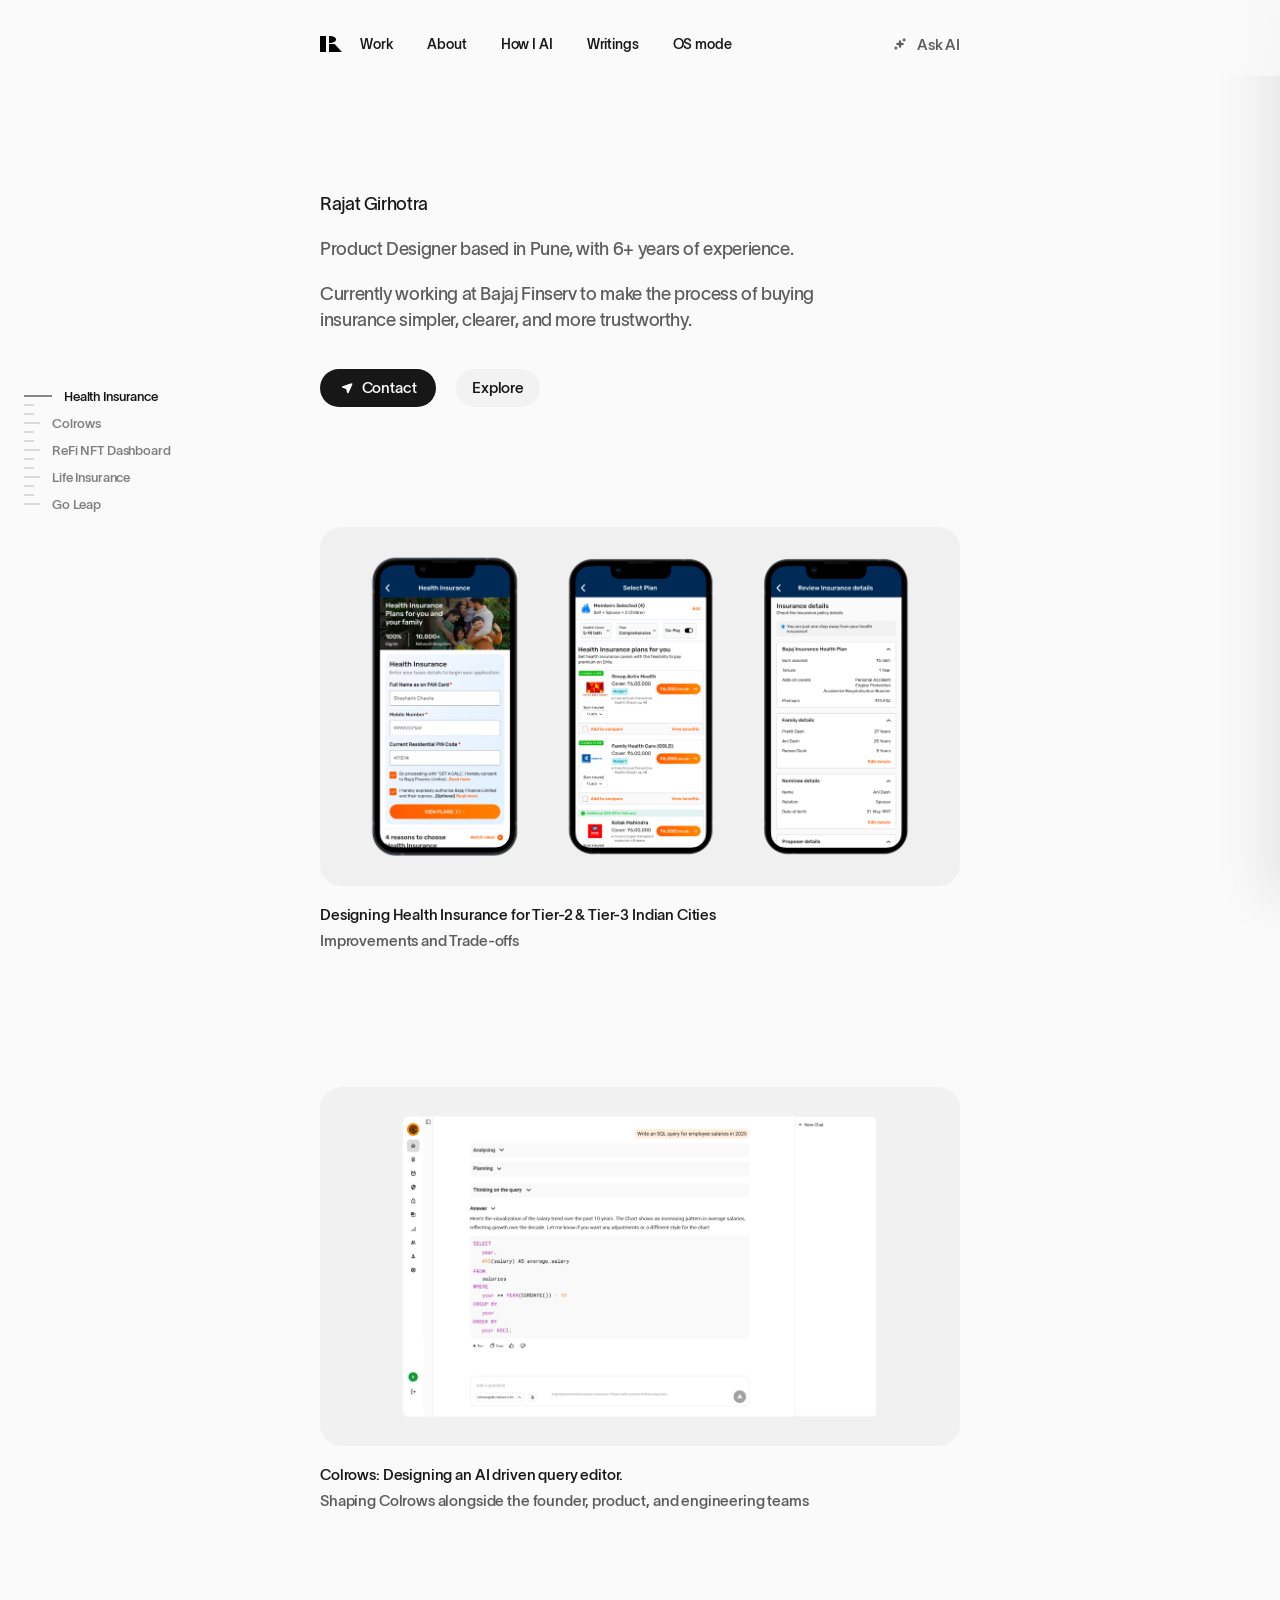
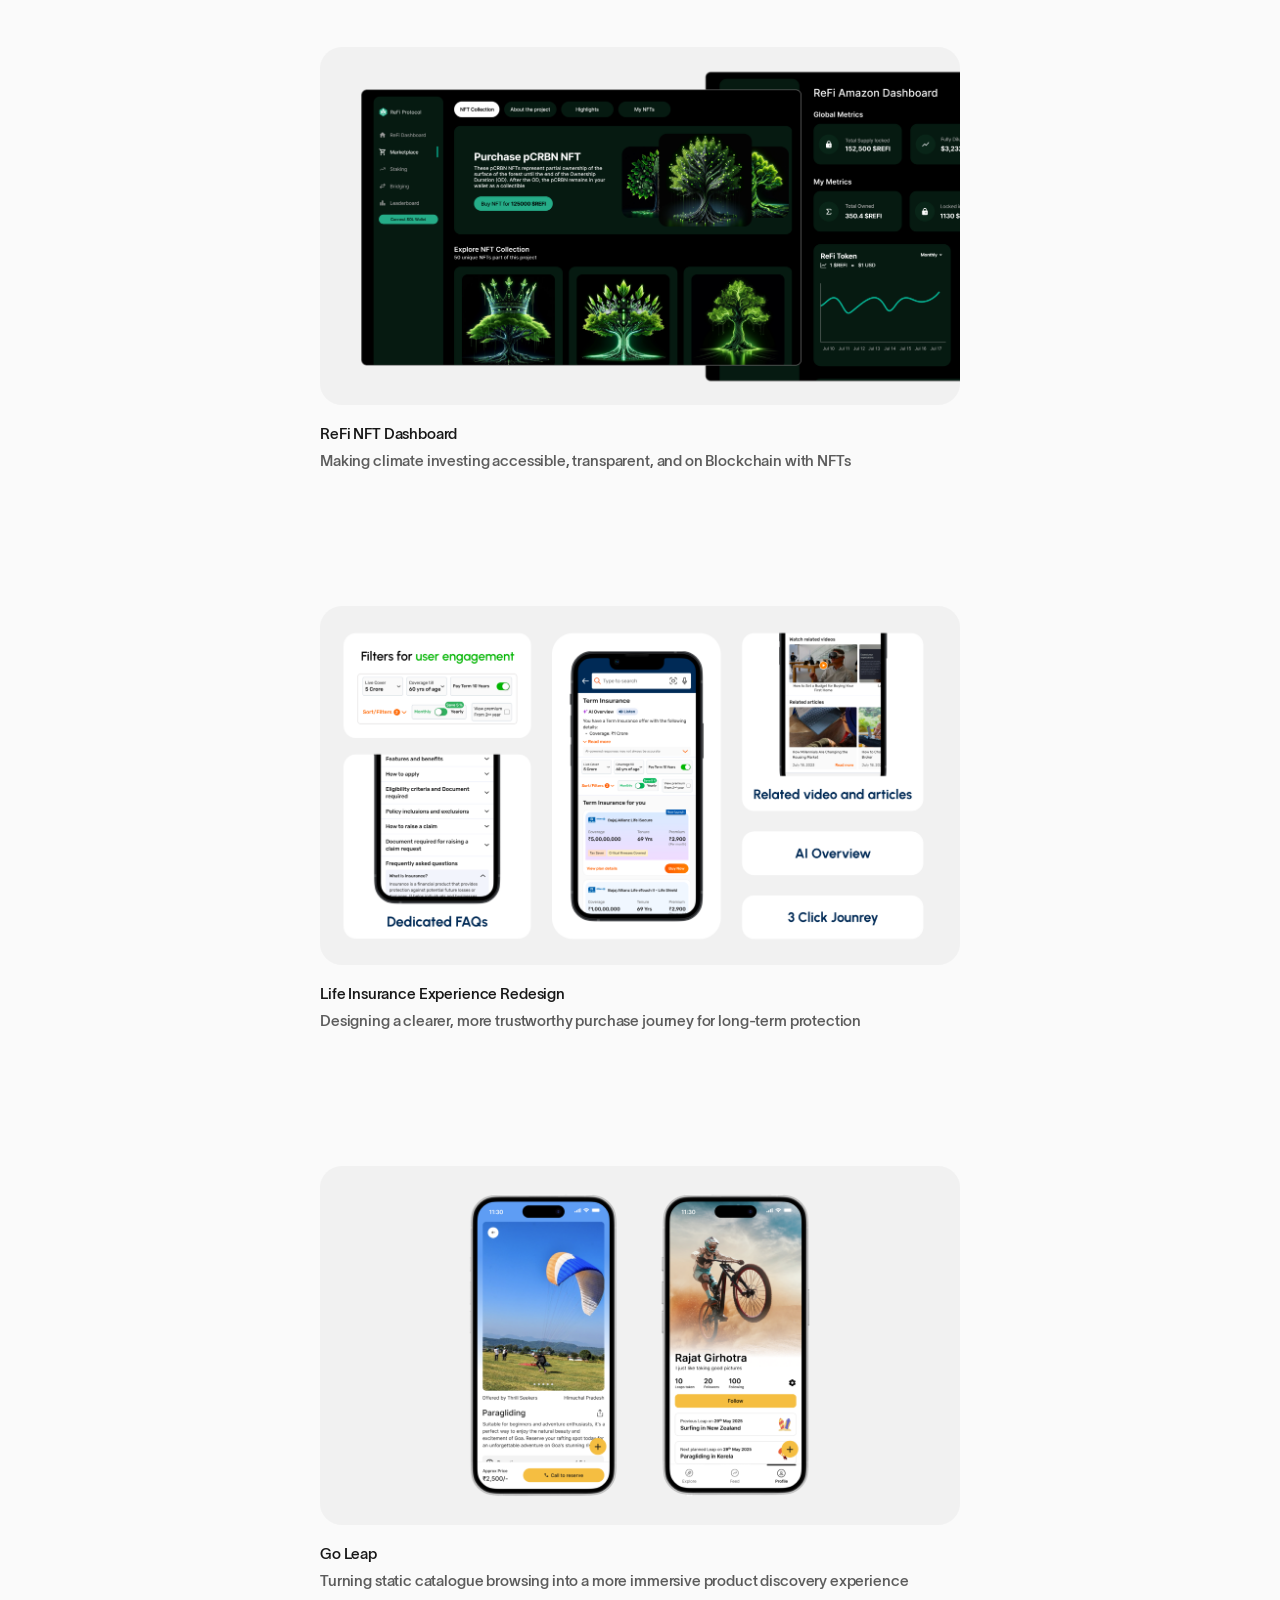
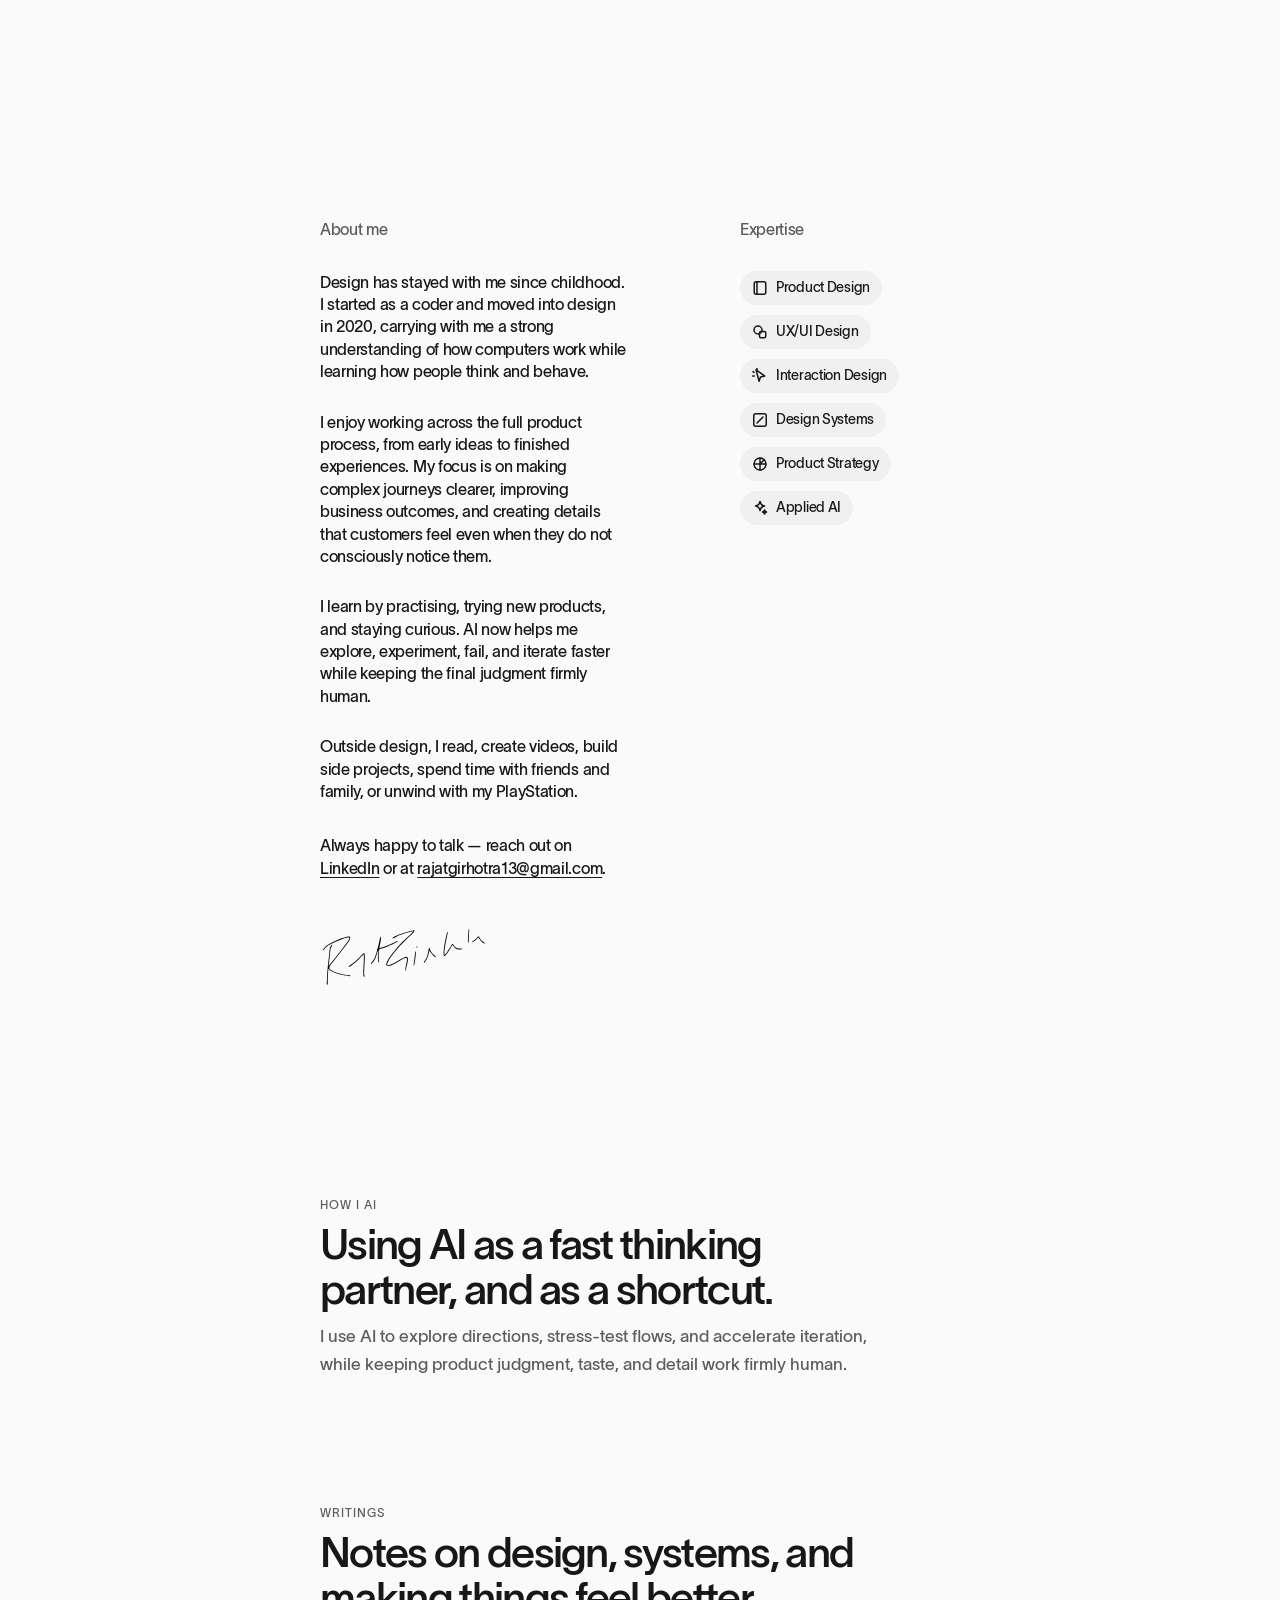
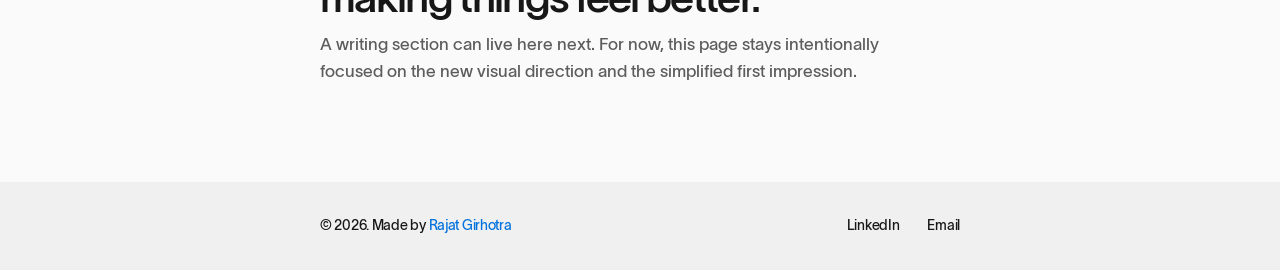
<file: index.html>
<!DOCTYPE html>
<html lang="en">
<head>
  <meta charset="UTF-8">
  <meta name="viewport" content="width=device-width, initial-scale=1.0">
  <title>Rajat Girhotra</title>
  <meta name="description" content="Product designer based in Pune, designing thoughtful insurance experiences.">
  <meta name="theme-color" content="#fafafa">
  <link rel="icon" type="image/png" sizes="16x16" href="/favicon-16.png">
  <link rel="icon" href="/favicon.ico" sizes="any">
  <link rel="icon" type="image/png" sizes="32x32" href="/favicon.png">
  <link rel="icon" type="image/png" sizes="32x32" href="/favicon-light.png" media="(prefers-color-scheme: light)">
  <link rel="icon" type="image/png" sizes="32x32" href="/favicon-dark.png" media="(prefers-color-scheme: dark)">
  <link rel="icon" type="image/svg+xml" href="/favicon.svg">
  <link rel="apple-touch-icon" href="/apple-touch-icon.png">
  <script>
    (function () {
      const params = new URLSearchParams(window.location.search);
      const explicitMode = params.get('mode');
      const hasCaseStudyRoute = params.has('case-study');
      const mobileQuery = window.matchMedia('(max-width: 768px)');
      let isEmbedded = false;

      try {
        isEmbedded = window.self !== window.top;
      } catch (error) {
        isEmbedded = true;
      }

      if (!isEmbedded && !hasCaseStudyRoute) {
        const openFinderMode = () => {
          if (explicitMode === 'finder') {
            window.location.replace('index-legacy-finder.html?mode=finder');
            return true;
          }
          if (explicitMode !== 'minimal' && mobileQuery.matches) {
            window.location.replace('index-legacy-finder.html?mode=finder&auto=mobile');
            return true;
          }
          return false;
        };

        if (openFinderMode()) return;

        const handleMobileModeChange = event => {
          if (event.matches && explicitMode !== 'minimal') {
            window.location.replace('index-legacy-finder.html?mode=finder&auto=mobile');
          }
        };

        if (typeof mobileQuery.addEventListener === 'function') {
          mobileQuery.addEventListener('change', handleMobileModeChange);
        } else if (typeof mobileQuery.addListener === 'function') {
          mobileQuery.addListener(handleMobileModeChange);
        }
      }
    }());

    if ('scrollRestoration' in history) {
      history.scrollRestoration = 'manual';
    }
    if (window.location.hash) {
      history.replaceState(null, '', window.location.pathname + window.location.search);
    }
    window.scrollTo(0, 0);
  </script>
  <link rel="stylesheet" href="portfolio-redesign.css?v=20260917-2">
</head>
<body>
  <div class="site-shell">
    <header class="topbar">
      <div class="topbar-inner">
        <a class="brand" href="index.html" aria-label="Rajat Girhotra home">
          <img src="rajatlogo.png" alt="" width="22" height="16">
          <span class="brand-name">Rajat Girhotra</span>
        </a>
        <nav id="primaryNavigation" class="topnav" aria-label="Primary">
          <a href="#selected-work"><span class="nav-label">Work</span><span class="nav-description">Things I've made</span></a>
          <a href="#about"><span class="nav-label">About</span><span class="nav-description">Get to know me</span></a>
          <a href="#how-i-ai"><span class="nav-label">How I AI</span><span class="nav-description">How I think with AI</span></a>
          <a href="#writings"><span class="nav-label">Writings</span><span class="nav-description">Some of my thoughts</span></a>
          <a class="device-mode-link" href="index-legacy-finder.html?mode=finder"><span class="nav-label">OS mode</span><span class="nav-description">Open Finder view</span></a>
        </nav>
        <button
          id="mobileMenuToggle"
          class="mobile-menu-toggle"
          type="button"
          aria-label="Open menu"
          aria-expanded="false"
          aria-controls="primaryNavigation"
        >
          <span></span>
          <span></span>
        </button>
        <button class="ask-ai-link ask-ai-trigger ask-ai-desktop-trigger" type="button" aria-expanded="false" aria-controls="askAiPanel">
          <img class="ask-ai-trigger-icon" src="askai.svg" alt="" width="14" height="14" aria-hidden="true">
          <span class="ask-ai-trigger-text">Ask AI</span>
          <span class="ask-ai-trigger-separator" aria-hidden="true"></span>
          <span class="ask-ai-trigger-avatar" aria-hidden="true">R</span>
        </button>
      </div>
    </header>

    <aside class="case-study-rail" aria-label="Case study navigation">
      <button class="case-study-rail-item is-active" type="button" data-case-study-rail-target="selected-work">
        <span class="case-study-rail-mark" aria-hidden="true"></span>
        <span class="case-study-rail-label">Health Insurance</span>
      </button>
      <span class="case-study-rail-tick" aria-hidden="true"></span>
      <span class="case-study-rail-tick" aria-hidden="true"></span>
      <button class="case-study-rail-item" type="button" data-case-study-rail-target="colrows-work">
        <span class="case-study-rail-mark" aria-hidden="true"></span>
        <span class="case-study-rail-label">Colrows</span>
      </button>
      <span class="case-study-rail-tick" aria-hidden="true"></span>
      <span class="case-study-rail-tick" aria-hidden="true"></span>
      <button class="case-study-rail-item" type="button" data-case-study-rail-target="refi-work">
        <span class="case-study-rail-mark" aria-hidden="true"></span>
        <span class="case-study-rail-label">ReFi NFT Dashboard</span>
      </button>
      <span class="case-study-rail-tick" aria-hidden="true"></span>
      <span class="case-study-rail-tick" aria-hidden="true"></span>
      <button class="case-study-rail-item" type="button" data-case-study-rail-target="life-work">
        <span class="case-study-rail-mark" aria-hidden="true"></span>
        <span class="case-study-rail-label">Life Insurance</span>
      </button>
      <span class="case-study-rail-tick" aria-hidden="true"></span>
      <span class="case-study-rail-tick" aria-hidden="true"></span>
      <button class="case-study-rail-item" type="button" data-case-study-rail-target="goleap-work">
        <span class="case-study-rail-mark" aria-hidden="true"></span>
        <span class="case-study-rail-label">Go Leap</span>
      </button>
    </aside>

    <main>
      <section class="hero">
        <div class="hero-copy">
          <p class="eyebrow">Rajat Girhotra</p>
          <p class="hero-text">
            Product Designer based in Pune, with 6+ years of experience.
          </p>
          <p class="hero-text">
            Currently working at Bajaj Finserv to make the process of buying
            insurance simpler, clearer, and more trustworthy.
          </p>
          <div class="hero-actions">
            <div
              id="contactTrigger"
              class="pill pill-dark contact-trigger"
              role="button"
              tabindex="0"
              aria-expanded="false"
              aria-controls="contactIsland"
            >
              <span class="contact-label">
                <img class="contact-label-icon" src="contact.svg" alt="" aria-hidden="true">
                Contact
              </span>
              <div id="contactIsland" class="contact-island" aria-hidden="true">
                <div class="contact-island-header">
                  <h2>Get in touch</h2>
                  <button id="contactClose" class="contact-island-close" type="button" aria-label="Close contact details">×</button>
                </div>
                <div class="contact-island-list">
                  <div class="contact-island-item">
                    <span>Email</span>
                    <button
                      id="emailCopyButton"
                      class="contact-island-value contact-copy-button"
                      type="button"
                      data-copy-value="rajatgirhotra13@gmail.com"
                      aria-label="Copy email address"
                    >
                      <strong>rajatgirhotra13@gmail.com</strong>
                      <span class="contact-item-icon" aria-hidden="true">
                        <img src="copy.svg" alt="">
                      </span>
                    </button>
                  </div>
                  <div class="contact-island-item">
                    <span>LinkedIn</span>
                    <a
                      class="contact-island-value"
                      href="https://www.linkedin.com/in/rajat-girhotra/"
                      target="_blank"
                      rel="noopener noreferrer"
                  >
                    <strong>@rajat.girhotra</strong>
                    <span class="contact-item-icon" aria-hidden="true">
                      <img src="link.svg" alt="">
                    </span>
                  </a>
                </div>
                <div class="contact-island-item">
                  <span>Phone number</span>
                  <button
                    id="phoneCopyButton"
                    class="contact-island-value contact-copy-button"
                    type="button"
                    data-copy-value="9354423022"
                    aria-label="Copy phone number"
                  >
                    <strong>9354423022</strong>
                    <span class="contact-item-icon" aria-hidden="true">
                      <img src="copy.svg" alt="">
                    </span>
                  </button>
                </div>
              </div>
              </div>
            </div>
            <button class="pill pill-light" type="button" data-scroll-target="#selected-work">Explore</button>
          </div>
        </div>
      </section>

      <section
        id="selected-work"
        class="feature-block feature-block-clickable"
        aria-labelledby="feature-title"
        role="button"
        tabindex="0"
        data-case-study-open="health"
      >
        <div class="feature-card">
          <div class="feature-media">
            <picture>
              <source media="(max-width: 640px)" srcset="mobile_healthinsurance.png">
              <img
                src="web_healthinsurance.png"
                alt="Designing Health Insurance for Tier 2 and Tier 3 Indian Cities project preview"
                loading="lazy"
              >
            </picture>
          </div>
        </div>
        <div class="feature-meta">
          <h2 id="feature-title">Designing Health Insurance for Tier-2 &amp; Tier-3 Indian Cities</h2>
          <p>Improvements and Trade-offs</p>
        </div>
      </section>

      <section
        id="colrows-work"
        class="feature-block feature-block-clickable"
        aria-labelledby="feature-title-2"
        role="button"
        tabindex="0"
        data-case-study-open="colrows"
      >
        <div class="feature-card">
          <div class="feature-media feature-media-colrows">
            <picture>
              <source media="(max-width: 640px)" srcset="Mobile_Colrows.png">
              <img
                src="desktop_colrows.png"
                alt="Colrows project preview"
                loading="lazy"
              >
            </picture>
          </div>
        </div>
        <div class="feature-meta">
          <h2 id="feature-title-2">Colrows: Designing an AI driven query editor.</h2>
          <p>Shaping Colrows alongside the founder, product, and engineering teams</p>
        </div>
      </section>

      <section
        id="refi-work"
        class="feature-block feature-block-clickable"
        aria-labelledby="feature-title-3"
        role="button"
        tabindex="0"
        data-case-study-open="refi"
      >
        <div class="feature-card">
          <div class="feature-media">
            <picture>
              <source media="(max-width: 640px)" srcset="mobile_refi.png">
              <img
                src="desktop_refi.png"
                alt="ReFi NFT Dashboard project preview"
                loading="lazy"
              >
            </picture>
          </div>
        </div>
        <div class="feature-meta">
          <h2 id="feature-title-3">ReFi NFT Dashboard</h2>
          <p>Making climate investing accessible, transparent, and on Blockchain with NFTs</p>
        </div>
      </section>

      <section
        id="life-work"
        class="feature-block feature-block-clickable"
        aria-labelledby="feature-title-4"
        role="button"
        tabindex="0"
        data-case-study-open="life"
      >
        <div class="feature-card">
          <div class="feature-media">
            <picture>
              <source media="(max-width: 640px)" srcset="mobile_life.png">
              <img
                src="desktop_life.png"
                alt="Life Insurance project preview"
                loading="lazy"
              >
            </picture>
          </div>
        </div>
        <div class="feature-meta">
          <h2 id="feature-title-4">Life Insurance Experience Redesign</h2>
          <p>Designing a clearer, more trustworthy purchase journey for long-term protection</p>
        </div>
      </section>

      <section
        id="goleap-work"
        class="feature-block feature-block-clickable"
        aria-labelledby="feature-title-5"
        role="button"
        tabindex="0"
        data-case-study-open="goleap"
      >
        <div class="feature-card">
          <div class="feature-media">
            <picture>
              <source media="(max-width: 640px)" srcset="mobile_goleap.png">
              <img
                src="desktop_GoLeap.png"
                alt="Go Leap project preview"
                loading="lazy"
              >
            </picture>
          </div>
        </div>
        <div class="feature-meta">
          <h2 id="feature-title-5">Go Leap</h2>
          <p>Turning static catalogue browsing into a more immersive product discovery experience</p>
        </div>
      </section>

      <section id="about" class="content-section about-section">
        <div class="about-layout">
          <div class="about-main">
            <h3 class="about-heading">About me</h3>
            <div class="about-copy">
              <p>
                Design has stayed with me since childhood. I started as a coder and moved
                into design in 2020, carrying with me a strong understanding of how
                computers work while learning how people think and behave.
              </p>
              <p>
                I enjoy working across the full product process, from early ideas to
                finished experiences. My focus is on making complex journeys clearer,
                improving business outcomes, and creating details that customers feel even
                when they do not consciously notice them.
              </p>
              <p>
                I learn by practising, trying new products, and staying curious. AI now
                helps me explore, experiment, fail, and iterate faster while keeping the
                final judgment firmly human.
              </p>
              <p>
                Outside design, I read, create videos, build side projects, spend time with
                friends and family, or unwind with my PlayStation.
              </p>
              <p class="about-contact">
                Always happy to talk — reach out on
                <a href="https://www.linkedin.com/in/rajat-girhotra/" target="_blank" rel="noreferrer">LinkedIn</a>
                or at
                <a href="mailto:rajatgirhotra13@gmail.com">rajatgirhotra13@gmail.com</a>.
              </p>
            </div>
            <div class="about-signature" aria-label="Rajat Girhotra">
              <img src="sign.svg" alt="">
            </div>
          </div>

          <aside class="about-expertise" aria-labelledby="expertise-heading">
            <h3 id="expertise-heading" class="about-heading">Expertise</h3>
            <ul class="expertise-list">
              <li class="expertise-pill">
                <svg viewBox="0 0 16 16" aria-hidden="true">
                  <rect x="2.25" y="1.75" width="11.5" height="12.5" rx="2"></rect>
                  <path d="M5 2v12"></path>
                </svg>
                <span>Product Design</span>
              </li>
              <li class="expertise-pill">
                <svg viewBox="0 0 16 16" aria-hidden="true">
                  <circle cx="6" cy="6" r="4"></circle>
                  <rect x="7.5" y="7.5" width="6.25" height="6.25" rx="1.5"></rect>
                </svg>
                <span>UX/UI Design</span>
              </li>
              <li class="expertise-pill">
                <svg viewBox="0 0 16 16" aria-hidden="true">
                  <path d="M4 1.75 12.75 8 8.5 9.1l-1.4 4.15L4 1.75Z"></path>
                  <path d="M2 4.5 1 3.5M2.25 8H.75M5 1.75V.5"></path>
                </svg>
                <span>Interaction Design</span>
              </li>
              <li class="expertise-pill">
                <svg viewBox="0 0 16 16" aria-hidden="true">
                  <rect x="1.75" y="1.75" width="12.5" height="12.5" rx="2"></rect>
                  <path d="m5 11 6-6"></path>
                </svg>
                <span>Design Systems</span>
              </li>
              <li class="expertise-pill">
                <svg viewBox="0 0 16 16" aria-hidden="true">
                  <circle cx="8" cy="8" r="6"></circle>
                  <path d="M8 2v12M2 8h12M8 8l4.25-4.25"></path>
                </svg>
                <span>Product Strategy</span>
              </li>
              <li class="expertise-pill">
                <svg viewBox="0 0 16 16" aria-hidden="true">
                  <path d="M8 1.5c.45 2.55 1.95 4.05 4.5 4.5C9.95 6.45 8.45 7.95 8 10.5 7.55 7.95 6.05 6.45 3.5 6 6.05 5.55 7.55 4.05 8 1.5Z"></path>
                  <path d="M12.5 10c.2 1.15.85 1.8 2 2-1.15.2-1.8.85-2 2-.2-1.15-.85-1.8-2-2 1.15-.2 1.8-.85 2-2Z"></path>
                </svg>
                <span>Applied AI</span>
              </li>
            </ul>
          </aside>
        </div>
      </section>

      <section id="how-i-ai" class="content-section">
        <div class="content-copy">
          <p class="section-kicker">How I AI</p>
          <h3>Using AI as a fast thinking partner, and as a shortcut.</h3>
          <p>
            I use AI to explore directions, stress-test flows, and accelerate iteration,
            while keeping product judgment, taste, and detail work firmly human.
          </p>
        </div>
      </section>

      <section id="writings" class="content-section content-section-last">
        <div class="content-copy">
          <p class="section-kicker">Writings</p>
          <h3>Notes on design, systems, and making things feel better.</h3>
          <p>
            A writing section can live here next. For now, this page stays intentionally
            focused on the new visual direction and the simplified first impression.
          </p>
        </div>
      </section>
    </main>

    <footer class="site-footer">
      <div class="site-footer-inner">
        <p>© 2026. Made by <a href="index.html">Rajat Girhotra</a></p>
        <nav class="site-footer-links" aria-label="Footer">
          <a href="https://www.linkedin.com/in/rajat-girhotra/" target="_blank" rel="noreferrer">LinkedIn</a>
          <a href="mailto:rajatgirhotra13@gmail.com">Email</a>
        </nav>
      </div>
    </footer>
  </div>

  <header id="caseStudyActionBar" class="case-study-action-bar" hidden>
    <div class="case-study-action-bar-inner">
      <button id="caseStudyReturn" class="case-study-return" type="button">
        <img src="return.svg" alt="" width="16" height="16" aria-hidden="true">
        <span>Return</span>
      </button>

      <div
        id="caseStudyContactTrigger"
        class="pill pill-dark contact-trigger case-study-contact-trigger"
        role="button"
        tabindex="0"
        aria-expanded="false"
        aria-controls="caseStudyContactIsland"
      >
        <span class="contact-label">
          <img class="contact-label-icon" src="contact.svg" alt="" aria-hidden="true">
          Contact
        </span>
        <div id="caseStudyContactIsland" class="contact-island" aria-hidden="true">
          <div class="contact-island-header">
            <h2>Get in touch</h2>
            <button id="caseStudyContactClose" class="contact-island-close" type="button" aria-label="Close contact details">×</button>
          </div>
          <div class="contact-island-list">
            <div class="contact-island-item">
              <span>Email</span>
              <button
                class="contact-island-value contact-copy-button"
                type="button"
                data-copy-value="rajatgirhotra13@gmail.com"
                data-copy-toast="Email copied to clipboard"
                aria-label="Copy email address"
              >
                <strong>rajatgirhotra13@gmail.com</strong>
                <span class="contact-item-icon" aria-hidden="true"><img src="copy.svg" alt=""></span>
              </button>
            </div>
            <div class="contact-island-item">
              <span>LinkedIn</span>
              <a
                class="contact-island-value"
                href="https://www.linkedin.com/in/rajat-girhotra/"
                target="_blank"
                rel="noopener noreferrer"
              >
                <strong>@rajat.girhotra</strong>
                <span class="contact-item-icon" aria-hidden="true"><img src="link.svg" alt=""></span>
              </a>
            </div>
            <div class="contact-island-item">
              <span>Phone number</span>
              <button
                class="contact-island-value contact-copy-button"
                type="button"
                data-copy-value="9354423022"
                data-copy-toast="Phone number copied to clipboard"
                aria-label="Copy phone number"
              >
                <strong>9354423022</strong>
                <span class="contact-item-icon" aria-hidden="true"><img src="copy.svg" alt=""></span>
              </button>
            </div>
          </div>
        </div>
      </div>
    </div>
  </header>

  <article id="healthCaseStudy" class="case-study-overlay" aria-hidden="true" aria-labelledby="healthCaseStudyTitle" hidden>
    <div class="case-study-shell">
      <header class="case-study-intro">
        <p class="case-study-kicker">Health Insurance</p>
        <h1 id="healthCaseStudyTitle">Designing Health Insurance for Tier-2 &amp; Tier-3 Indian Cities</h1>
        <p>
          Redesigning the end-to-end health insurance purchase journey to improve conversion,
          reduce drop-offs, and simplify decision making for users buying policies for
          themselves and family members.
        </p>
        <dl class="case-study-meta">
          <div><dt>Role</dt><dd>Product Designer</dd></div>
          <div><dt>Duration</dt><dd>3 weeks</dd></div>
          <div><dt>Platform</dt><dd>Mobile Web + App</dd></div>
          <div><dt>Scope</dt><dd>Discovery, UX, UI, Validation</dd></div>
        </dl>
      </header>

      <picture class="case-study-hero-media">
        <source media="(max-width: 768px)" srcset="mobile_healthinsurance.png">
        <img src="web_healthinsurance.png" alt="Health Insurance case study hero" loading="lazy" decoding="async">
      </picture>

      <section class="case-study-section">
        <p class="case-study-kicker">01 Problem</p>
        <h2>Where the journey was broken</h2>
        <div class="case-study-card-grid">
          <div class="case-study-card">
            <h3>Confusing member selection</h3>
            <p>Users struggled with who-to-insure logic; complex family combinations created confusion and dead ends.</p>
          </div>
          <div class="case-study-card">
            <h3>Form drop-offs</h3>
            <p>High abandonment during medical declaration and proposer detail forms due to long, unguided inputs.</p>
          </div>
          <div class="case-study-card">
            <h3>Poor plan discovery</h3>
            <p>Filters and plan comparison lacked clarity, leaving users unable to make confident decisions.</p>
          </div>
          <div class="case-study-card">
            <h3>Reactive error handling</h3>
            <p>Errors surfaced after submission rather than being prevented inline, causing frustration and re-entry.</p>
          </div>
        </div>
      </section>

      <section class="case-study-section">
        <p class="case-study-kicker">02 Baseline</p>
        <h2>Where we started</h2>
        <div class="case-study-stat-grid">
          <div><strong>18.6%</strong><span>Conversion rate</span></div>
          <div><strong>27%</strong><span>Drop-off at member selection</span></div>
          <div><strong>34%</strong><span>Drop-off at medical declaration</span></div>
          <div><strong>6.8 min</strong><span>Avg. time to purchase</span></div>
          <div><strong>22%</strong><span>Error rate in form sessions</span></div>
          <div><strong>9%</strong><span>Plan comparison usage</span></div>
        </div>
      </section>

      <section class="case-study-section">
        <p class="case-study-kicker">03 Goals</p>
        <h2>What we set out to achieve</h2>
        <ol class="case-study-list">
          <li>Increase overall conversion by reducing funnel drop-offs at every stage.</li>
          <li>Simplify family member selection for varied combination scenarios.</li>
          <li>Improve form completion through preventive error handling and inline guidance.</li>
          <li>Make plan filtering and comparison intuitive so users find the right plan faster.</li>
          <li>Reduce time to purchase by streamlining decision points across the journey.</li>
        </ol>
      </section>

      <section class="case-study-section">
        <p class="case-study-kicker">04 Design</p>
        <h2>Eight areas of redesign</h2>
        <div class="case-study-card-grid">
          <div class="case-study-card"><span>01</span><h3>Member selection</h3><p>Converted to modular chips with real-time logic and progressive disclosure for separate-policy cases.</p></div>
          <div class="case-study-card"><span>02</span><h3>Guided forms</h3><p>Inline validation, contextual hints, smart defaults, and reduced redundant fields lowered error loops.</p></div>
          <div class="case-study-card"><span>03</span><h3>Family complexity</h3><p>Covered real-world combinations through inline nudges and system-driven constraints instead of silent failures.</p></div>
          <div class="case-study-card"><span>04</span><h3>Plan discovery</h3><p>Pre-applied filters and clearer bottom-sheet filtering helped users compare and decide faster.</p></div>
          <div class="case-study-card"><span>05</span><h3>Add-ons</h3><p>Grouped optional upgrades with price tags and benefit summaries to reduce cognitive load.</p></div>
          <div class="case-study-card"><span>06</span><h3>Medical declaration</h3><p>Started with a binary decision and expanded only when needed, making dense forms less intimidating.</p></div>
          <div class="case-study-card"><span>07</span><h3>Error handling</h3><p>Moved from reactive errors to preventive field-level validation with clear, actionable messages.</p></div>
          <div class="case-study-card"><span>08</span><h3>Post-purchase</h3><p>Created clearer confirmation states and a feedback moment to close the insight loop.</p></div>
        </div>
      </section>

      <section class="case-study-section">
        <p class="case-study-kicker">05 Impact</p>
        <h2>Results after redesign</h2>
        <div class="case-study-stat-grid">
          <div><strong>+44%</strong><span>Conversion rate, 18.6% to 26.9%</span></div>
          <div><strong>-48%</strong><span>Drop-off at member selection, 27% to 14%</span></div>
          <div><strong>-44%</strong><span>Drop-off at medical declaration, 34% to 19%</span></div>
          <div><strong>-38%</strong><span>Time to purchase, 6.8 to 4.2 min</span></div>
          <div><strong>-59%</strong><span>Error rate in forms, 22% to 9%</span></div>
          <div><strong>+133%</strong><span>Plan comparison usage, 9% to 21%</span></div>
        </div>
      </section>

      <section class="case-study-section case-study-reflection">
        <p class="case-study-kicker">06 Reflection</p>
        <h2>What this project reinforced</h2>
        <p>
          Reducing friction across the entire funnel and improving clarity in complex family
          scenarios led to faster decision making and strong uplift in conversion.
        </p>
        <p>
          The biggest lesson: preventive design always outperforms reactive fixes. Catching
          errors before they happen through smart defaults, inline validation, and progressive
          disclosure had a compounding effect across every stage of the journey.
        </p>
      </section>
    </div>
  </article>

  <article id="colrowsCaseStudy" class="case-study-overlay" aria-hidden="true" aria-labelledby="colrowsCaseStudyTitle" hidden>
    <div class="case-study-shell">
      <header class="case-study-intro">
        <p class="case-study-kicker">Colrows</p>
        <h1 id="colrowsCaseStudyTitle">Colrows: Designing an AI driven query editor.</h1>
        <p>
          Designing an AI-first data workspace that turns complex workflows into
          real-time decision systems anyone can use, not just analysts.
        </p>
        <dl class="case-study-meta">
          <div><dt>Role</dt><dd>Sole Freelance Product Designer</dd></div>
          <div><dt>Platform</dt><dd>Web App</dd></div>
          <div><dt>Focus</dt><dd>AI Chat, Querying, Data Viz</dd></div>
          <div><dt>Scope</dt><dd>End-to-end UX/UI</dd></div>
        </dl>
      </header>

      <picture class="case-study-hero-media">
        <source media="(max-width: 768px)" srcset="Mobile_Colrows.png">
        <img src="desktop_colrows.png" alt="Colrows case study hero" loading="lazy" decoding="async">
      </picture>

      <section class="case-study-section">
        <p class="case-study-kicker">01 Problem</p>
        <h2>Organizations do not lack data. They lack speed and clarity.</h2>
        <div class="case-study-card-grid">
          <div class="case-study-card">
            <h3>Data is siloed</h3>
            <p>Data lived across disconnected systems with no unified layer, making cross-source questions hard without analyst involvement.</p>
          </div>
          <div class="case-study-card">
            <h3>Teams depended on analysts</h3>
            <p>Every business question became a request. Queries took hours or days, slowing decisions across the organization.</p>
          </div>
          <div class="case-study-card">
            <h3>BI tools felt fragmented</h3>
            <p>Existing tools required SQL knowledge and context switching across platforms, creating a steep curve for non-technical users.</p>
          </div>
          <div class="case-study-card">
            <h3>Decision latency was real</h3>
            <p>In one deployment, teams took 23 days to answer a single business question, directly hurting speed and confidence.</p>
          </div>
        </div>
      </section>

      <section class="case-study-section">
        <p class="case-study-kicker">02 Goal</p>
        <h2>Make data access instant and self-serve</h2>
        <ol class="case-study-list">
          <li>Let anyone query data instantly without SQL or analyst dependency.</li>
          <li>Use AI to remove the barrier between a question and an answer.</li>
          <li>Make insights explainable, editable, and actionable instead of black-box outputs.</li>
          <li>Move decision-making from delayed requests to real-time exploration.</li>
        </ol>
      </section>

      <section class="case-study-section">
        <p class="case-study-kicker">03 Approach</p>
        <h2>Five design decisions that shaped the product</h2>
        <div class="case-study-card-grid">
          <div class="case-study-card"><span>01</span><h3>One core action</h3><p>The product centered around one simple prompt: ask a question. That gave new users a near-zero learning curve.</p></div>
          <div class="case-study-card"><span>02</span><h3>Structured AI outputs</h3><p>Answers appeared as tables, charts, and editable SQL so users could verify what the AI returned.</p></div>
          <div class="case-study-card"><span>03</span><h3>Explainability first</h3><p>Users could inspect sources, edit queries, and rerun outputs to build trust through control rather than faith.</p></div>
          <div class="case-study-card"><span>04</span><h3>Question to action</h3><p>AI suggested visualizations automatically and kept exploration in one continuous workflow.</p></div>
          <div class="case-study-card"><span>05</span><h3>Multiple personas</h3><p>Non-technical users got conversation, analysts got SQL control, and enterprises got role-based access.</p></div>
        </div>
      </section>

      <section class="case-study-section">
        <p class="case-study-kicker">04 Features</p>
        <h2>Key product surfaces designed</h2>
        <div class="case-study-card-grid">
          <div class="case-study-card"><h3>Conversational querying</h3><p>Natural-language prompts for teams who needed answers without writing SQL.</p></div>
          <div class="case-study-card"><h3>Editable SQL</h3><p>Generated queries stayed visible and adjustable for analysts and power users.</p></div>
          <div class="case-study-card"><h3>Real-time charts</h3><p>Charts and visual summaries generated directly from the answer flow.</p></div>
          <div class="case-study-card"><h3>Unified workspace</h3><p>A single place to ask, inspect, visualize, and continue exploring data.</p></div>
        </div>
      </section>

      <section class="case-study-section">
        <p class="case-study-kicker">05 Impact</p>
        <h2>From a live enterprise deployment</h2>
        <div class="case-study-stat-grid">
          <div><strong>-90%+</strong><span>Decision latency, with questions answered in minutes instead of days</span></div>
          <div><strong>8x</strong><span>Data adoption, with business teams querying data directly</span></div>
          <div><strong>-80%</strong><span>IT and data team requests shifted toward self-serve analytics</span></div>
          <div><strong>&lt;4 min</strong><span>Time to answer a business question, down from 23 days</span></div>
        </div>
      </section>

      <section class="case-study-section">
        <p class="case-study-kicker">06 Before vs After</p>
        <h2>What changed</h2>
        <div class="case-study-card-grid">
          <div class="case-study-card"><h3>Before</h3><p>23 days to answer a business question. Heavy dependency on analysts. Static dashboards and fragmented data sources.</p></div>
          <div class="case-study-card"><h3>After</h3><p>Answers in under four minutes. Self-serve exploration for business teams. Real-time insights from a unified layer.</p></div>
        </div>
      </section>

      <section class="case-study-section case-study-reflection">
        <p class="case-study-kicker">07 Reflection</p>
        <h2>What this project reinforced</h2>
        <p>
          AI products must prioritize trust and explainability above everything else.
          Good UX hides complexity without removing capability.
        </p>
        <p>
          The outcome: Colrows evolved into a system where business teams could go
          from question to insight to action in minutes, without relying on data teams.
        </p>
      </section>
    </div>
  </article>

  <article id="refiCaseStudy" class="case-study-overlay" aria-hidden="true" aria-labelledby="refiCaseStudyTitle" hidden>
    <div class="case-study-shell">
      <header class="case-study-intro">
        <p class="case-study-kicker">ReFi NFT Dashboard</p>
        <h1 id="refiCaseStudyTitle">Making climate investing accessible through NFTs</h1>
        <p>
          Designing a Web3 dashboard that makes climate-positive assets, staking,
          wallets, and NFT ownership easier to understand and act on.
        </p>
        <dl class="case-study-meta">
          <div><dt>Role</dt><dd>Product Designer</dd></div>
          <div><dt>Platform</dt><dd>Web Dashboard</dd></div>
          <div><dt>Focus</dt><dd>Web3, NFTs, Climate Finance</dd></div>
          <div><dt>Scope</dt><dd>End-to-end UX/UI</dd></div>
        </dl>
      </header>

      <picture class="case-study-hero-media">
        <source media="(max-width: 768px)" srcset="mobile_refi.png">
        <img src="desktop_refi.png" alt="ReFi NFT Dashboard case study hero" loading="lazy" decoding="async">
      </picture>

      <section class="case-study-section">
        <p class="case-study-kicker">01 Problem</p>
        <h2>Climate finance and Web3 both come with steep learning curves</h2>
        <div class="case-study-card-grid">
          <div class="case-study-card"><h3>Unfamiliar terminology</h3><p>Users had to understand staking, wallets, token ownership, and environmental impact before they could make a confident decision.</p></div>
          <div class="case-study-card"><h3>Fragmented information</h3><p>Financial performance, NFT details, and climate impact lived across separate surfaces without one clear story.</p></div>
          <div class="case-study-card"><h3>Low trust</h3><p>Abstract claims and opaque blockchain activity made it difficult for users to verify where their money and impact were going.</p></div>
          <div class="case-study-card"><h3>Complex actions</h3><p>Connecting a wallet and completing transactions introduced unfamiliar steps, states, and failure points.</p></div>
        </div>
      </section>

      <section class="case-study-section">
        <p class="case-study-kicker">02 Goal</p>
        <h2>Turn a complex investment system into a clear guided experience</h2>
        <ol class="case-study-list">
          <li>Explain every investment opportunity in plain language.</li>
          <li>Connect financial value with visible, measurable climate impact.</li>
          <li>Make wallet and transaction states clear before, during, and after every action.</li>
          <li>Give users one dashboard for assets, rewards, NFTs, and portfolio performance.</li>
        </ol>
      </section>

      <section class="case-study-section">
        <p class="case-study-kicker">03 Design</p>
        <h2>Four decisions that shaped the dashboard</h2>
        <div class="case-study-card-grid">
          <div class="case-study-card"><span>01</span><h3>Impact-first discovery</h3><p>Projects lead with a clear impact story, supported by financial information and asset details.</p></div>
          <div class="case-study-card"><span>02</span><h3>Progressive disclosure</h3><p>Core information stays simple while advanced blockchain and transaction details remain available when needed.</p></div>
          <div class="case-study-card"><span>03</span><h3>Transparent ownership</h3><p>NFT status, wallet activity, rewards, and project allocation are connected in one traceable view.</p></div>
          <div class="case-study-card"><span>04</span><h3>Guided transactions</h3><p>Every transaction communicates the next step, network state, cost, confirmation, and recovery path.</p></div>
        </div>
      </section>

      <section class="case-study-section">
        <p class="case-study-kicker">04 Outcome</p>
        <h2>A more understandable bridge between investing and climate impact</h2>
        <div class="case-study-card-grid">
          <div class="case-study-card"><h3>One portfolio view</h3><p>Users can understand holdings, rewards, NFT ownership, and environmental contribution without switching tools.</p></div>
          <div class="case-study-card"><h3>More confident decisions</h3><p>Clear hierarchy and plain-language explanations reduce the knowledge required to explore an opportunity.</p></div>
        </div>
      </section>

      <section class="case-study-section case-study-reflection">
        <p class="case-study-kicker">05 Reflection</p>
        <h2>What this project reinforced</h2>
        <p>
          Emerging technology becomes useful only when the interface makes its value,
          risks, and system state understandable. The dashboard treats transparency as
          part of the product experience, not supporting documentation.
        </p>
      </section>
    </div>
  </article>

  <article id="lifeCaseStudy" class="case-study-overlay" aria-hidden="true" aria-labelledby="lifeCaseStudyTitle" hidden>
    <div class="case-study-shell">
      <header class="case-study-intro">
        <p class="case-study-kicker">Life Insurance</p>
        <h1 id="lifeCaseStudyTitle">Life Insurance Experience Redesign</h1>
        <p>
          Redesigning the end-to-end life insurance journey to make a complex,
          long-term financial decision easier to understand, evaluate, and complete
          with confidence.
        </p>
        <dl class="case-study-meta">
          <div><dt>Role</dt><dd>Product Designer</dd></div>
          <div><dt>Platform</dt><dd>Mobile Web + App</dd></div>
          <div><dt>Focus</dt><dd>Trust, Conversion, Forms</dd></div>
          <div><dt>Scope</dt><dd>Journey Design, UX, UI, Error States</dd></div>
        </dl>
      </header>

      <picture class="case-study-hero-media">
        <source media="(max-width: 768px)" srcset="mobile_life.png">
        <img src="desktop_life.png" alt="Life Insurance case study hero" loading="lazy" decoding="async">
      </picture>

      <section class="case-study-section">
        <p class="case-study-kicker">01 Context</p>
        <h2>Life insurance asks for commitment before users feel confident</h2>
        <p class="case-study-section-copy">
          Buying life insurance is different from buying most financial products.
          Users are making a decision that may affect their family for decades while
          trying to understand coverage, policy duration, premiums, eligibility,
          health declarations, and payment.
        </p>
        <p class="case-study-section-copy">
          The existing journey contained the information required to complete a
          purchase, but it often placed the burden of understanding that information
          on the user. The challenge was not simply to shorten the flow. It was to
          reduce uncertainty without removing information users genuinely needed to
          make a responsible decision.
        </p>
      </section>

      <section class="case-study-section">
        <p class="case-study-kicker">02 Problem</p>
        <h2>Where confidence started breaking down</h2>
        <div class="case-study-card-grid">
          <div class="case-study-card"><h3>Too much insurance language</h3><p>Users encountered product terminology before understanding what it meant for them, making basic decisions feel heavier than necessary.</p></div>
          <div class="case-study-card"><h3>Disconnected journey</h3><p>Discovery, quotation, plan selection, proposal details, health declarations, and payment felt like separate stages instead of one continuous decision.</p></div>
          <div class="case-study-card"><h3>Unclear premium decisions</h3><p>Coverage, tenure, payment frequency, and plan configuration affected premiums, but the relationship between those decisions was hard to follow.</p></div>
          <div class="case-study-card"><h3>Form fatigue</h3><p>As users moved closer to purchase, the journey became form-heavy. Long sections and repeated questions made progress feel slower than it was.</p></div>
          <div class="case-study-card"><h3>Late errors</h3><p>Some eligibility, validation, and data issues surfaced only after users had already invested significant effort.</p></div>
          <div class="case-study-card"><h3>Trust drop-offs</h3><p>The highest-friction screens appeared exactly where users were sharing sensitive information or making the final financial commitment.</p></div>
        </div>
      </section>

      <section class="case-study-section">
        <p class="case-study-kicker">03 Challenge</p>
        <h2>Simplify the experience without oversimplifying the decision</h2>
        <p class="case-study-section-copy">
          Life insurance has unavoidable complexity. Coverage decisions have
          consequences, health information matters, regulatory information cannot
          disappear, and different customer and payment states introduce extra
          branches.
        </p>
        <p class="case-study-section-copy">
          Instead of asking how to remove more steps, I approached the problem as:
          how can every step earn its place in the journey? The goal was to make
          complexity appear only when it became relevant and keep users informed
          about why each decision mattered.
        </p>
      </section>

      <section class="case-study-section">
        <p class="case-study-kicker">04 Goals</p>
        <h2>What we set out to achieve</h2>
        <ol class="case-study-list">
          <li>Make coverage, premiums, and important plan decisions understandable before users commit.</li>
          <li>Create continuity from discovery through proposal, payment, and confirmation.</li>
          <li>Reduce cognitive load across long forms using progressive disclosure and better grouping.</li>
          <li>Prevent avoidable errors before submission instead of asking users to recover afterwards.</li>
          <li>Build trust around sensitive moments such as health declarations and payment.</li>
          <li>Support multiple customer and payment scenarios without making the primary journey feel complicated.</li>
        </ol>
      </section>

      <section class="case-study-section">
        <p class="case-study-kicker">05 Design Principle</p>
        <h2>Explain, decide, confirm</h2>
        <div class="case-study-card-grid">
          <div class="case-study-card"><span>Explain</span><h3>Give context first</h3><p>Give users enough information to understand what a decision means before asking them to act.</p></div>
          <div class="case-study-card"><span>Decide</span><h3>Focus the choice</h3><p>Present one focused decision without unnecessary information competing for attention.</p></div>
          <div class="case-study-card"><span>Confirm</span><h3>Show what changed</h3><p>Make the result of the choice clear, including what happens next in the journey.</p></div>
          <div class="case-study-card"><span>Used across</span><h3>High-trust moments</h3><p>This principle shaped coverage selection, plan configuration, health declarations, and payment decisions.</p></div>
        </div>
      </section>

      <section class="case-study-section">
        <p class="case-study-kicker">06 Design</p>
        <h2>Eight areas that shaped the redesign</h2>
        <div class="case-study-card-grid">
          <div class="case-study-card"><span>01</span><h3>Easier starting point</h3><p>The journey reduced the amount of insurance knowledge expected from users and began with the decision they were trying to make: protecting themselves and their family.</p></div>
          <div class="case-study-card"><span>02</span><h3>Coverage and premium connection</h3><p>When users changed a plan parameter, the premium impact stayed visible so configuration felt like understanding trade-offs, not just entering values.</p></div>
          <div class="case-study-card"><span>03</span><h3>Transparent plan selection</h3><p>Plans were structured around the details most useful for the next decision, while secondary details stayed accessible without overwhelming comparison.</p></div>
          <div class="case-study-card"><span>04</span><h3>Manageable forms</h3><p>Related questions were grouped, sections became easier to scan, field guidance moved closer to the input, and unnecessary repetition was reduced.</p></div>
          <div class="case-study-card"><span>05</span><h3>Health declarations with context</h3><p>Medical and good-health declarations were treated as high-trust decisions, with clearer language and confirmation around choices with significant consequences.</p></div>
          <div class="case-study-card"><span>06</span><h3>Earlier validation</h3><p>Requirements and system constraints surfaced closer to the moment of input, changing error handling from recovery after failure to prevention before submission.</p></div>
          <div class="case-study-card"><span>07</span><h3>Explicit payment choices</h3><p>Payment options such as full payment or EMI were shown as clear alternatives with amount and expectation visible before selection.</p></div>
          <div class="case-study-card"><span>08</span><h3>Continuity until completion</h3><p>Selected plan, coverage, and premium stayed present through the funnel, and confirmation screens clarified what was purchased and what happens next.</p></div>
        </div>
      </section>

      <section class="case-study-section">
        <p class="case-study-kicker">07 Outcome</p>
        <h2>From a sequence of forms to one continuous decision</h2>
        <div class="case-study-card-grid">
          <div class="case-study-card"><h3>Clearer plan decisions</h3><p>Coverage, premium, and important plan information became easier to evaluate together rather than across disconnected screens.</p></div>
          <div class="case-study-card"><h3>Lower perceived complexity</h3><p>Progressive disclosure and better grouping made a long insurance journey feel more manageable without hiding required information.</p></div>
          <div class="case-study-card"><h3>Earlier error prevention</h3><p>Validation and constraints moved closer to user input, reducing unnecessary recovery loops later in the journey.</p></div>
          <div class="case-study-card"><h3>Stronger continuity</h3><p>Users retained context about what they were purchasing as they moved from discovery to proposal and payment.</p></div>
          <div class="case-study-card"><h3>Deliberate trust moments</h3><p>Sensitive decisions around health information and payment received additional explanation and confirmation instead of being treated like ordinary form inputs.</p></div>
        </div>
      </section>

      <section class="case-study-section case-study-reflection">
        <p class="case-study-kicker">08 What I learned</p>
        <h2>Trust is created by the journey, not added to the interface</h2>
        <p>
          This project reinforced that trust in financial products rarely comes from
          one reassurance message, illustration, or visual treatment. It comes from
          hundreds of smaller decisions: explaining something before asking for it,
          showing the effect of a choice immediately, preventing an error before it
          happens, keeping important information visible, and being explicit about
          what happens next.
        </p>
        <p>
          Life insurance will always contain complexity. Good product design does
          not pretend that complexity does not exist. It introduces it at the moment
          the user is ready for it.
        </p>
      </section>
    </div>
  </article>

  <article id="goleapCaseStudy" class="case-study-overlay" aria-hidden="true" aria-labelledby="goleapCaseStudyTitle" hidden>
    <div class="case-study-shell">
      <header class="case-study-intro">
        <p class="case-study-kicker">Go Leap</p>
        <h1 id="goleapCaseStudyTitle">Immersive Product Discovery</h1>
        <p>
          A freelance project focused on turning static catalogue browsing into a
          richer, more guided product discovery experience.
        </p>
        <dl class="case-study-meta">
          <div><dt>Role</dt><dd>Freelance Product Designer</dd></div>
          <div><dt>Platform</dt><dd>Web</dd></div>
          <div><dt>Focus</dt><dd>Catalogue, Discovery, Visual UX</dd></div>
          <div><dt>Scope</dt><dd>UX/UI Design</dd></div>
        </dl>
      </header>

      <picture class="case-study-hero-media">
        <source media="(max-width: 768px)" srcset="mobile_goleap.png">
        <img src="desktop_GoLeap.png" alt="Go Leap case study hero" loading="lazy" decoding="async">
      </picture>

      <section class="case-study-section">
        <p class="case-study-kicker">01 Focus</p>
        <h2>From passive browsing to active exploration</h2>
        <div class="case-study-card-grid">
          <div class="case-study-card"><h3>Better discovery</h3><p>Restructured browsing so users could understand product categories and details without friction.</p></div>
          <div class="case-study-card"><h3>Visual clarity</h3><p>Used stronger hierarchy and imagery to make the catalogue feel more tangible and easier to scan.</p></div>
          <div class="case-study-card"><h3>Guided movement</h3><p>Created a flow that helped users move from overview to product-level detail naturally.</p></div>
          <div class="case-study-card"><h3>Conversion support</h3><p>Reduced dead ends by making key actions and product information available at the right moments.</p></div>
        </div>
      </section>

      <section class="case-study-section case-study-reflection">
        <p class="case-study-kicker">02 Reflection</p>
        <h2>What this project reinforced</h2>
        <p>
          Discovery experiences need rhythm: enough structure to compare, enough visual
          detail to feel real, and enough momentum to keep people moving.
        </p>
      </section>
    </div>
  </article>

  <button class="ask-ai-trigger ask-ai-mobile-trigger" type="button" aria-expanded="false" aria-controls="askAiPanel">
    <img class="ask-ai-trigger-icon" src="askai.svg" alt="" width="15" height="15" aria-hidden="true">
    <span class="ask-ai-trigger-text">Ask AI</span>
    <span class="ask-ai-trigger-separator" aria-hidden="true"></span>
    <span class="ask-ai-trigger-avatar" aria-hidden="true">R</span>
  </button>

  <div id="askAiBackdrop" class="ask-ai-backdrop" hidden></div>
  <div id="contactToast" class="contact-toast" role="status" aria-live="polite" hidden>Email copied to clipboard</div>
  <aside id="askAiPanel" class="ask-ai-panel" aria-hidden="true" aria-labelledby="askAiPanelTitle">
    <div class="ask-ai-panel-header">
      <div class="ask-ai-panel-kicker">
        <span class="ask-ai-panel-kicker-icon" aria-hidden="true">✦</span>
        <span id="askAiPanelTitle">Ask Rajat</span>
        <button
          class="ask-ai-panel-info"
          type="button"
          aria-label="About Ask Rajat"
        >
          i
          <span class="ask-ai-panel-tooltip" role="tooltip">
            This is an AI trained on my real case studies. It can occasionally get things
            wrong - check the project pages for the full story.
          </span>
        </button>
      </div>
      <button id="askAiClose" class="ask-ai-close" type="button" aria-label="Close Ask AI panel">×</button>
    </div>

    <div class="ask-ai-panel-body">
      <div id="askAiChat" class="ask-ai-chat" hidden></div>
      <div class="ask-ai-starter">
        <h2>Ask me anything.</h2>
        <div class="ask-ai-suggestions">
          <button type="button" class="ask-ai-suggestion"><span>What's your strongest project?</span></button>
          <button type="button" class="ask-ai-suggestion"><span>How do you use AI in your design process?</span></button>
          <button type="button" class="ask-ai-suggestion"><span>Can you tell me more about yourself?</span></button>
          <button type="button" class="ask-ai-suggestion"><span>What’s your design + code background?</span></button>
        </div>
      </div>
    </div>

    <div class="ask-ai-panel-footer">
      <div id="askAiSuggestionDrawer" class="ask-ai-suggestion-drawer" hidden>
        <p>Try asking</p>
        <button type="button" class="ask-ai-drawer-suggestion">What's your strongest project?</button>
        <button type="button" class="ask-ai-drawer-suggestion">How do you use AI in your design process?</button>
        <button type="button" class="ask-ai-drawer-suggestion">Can you tell me more about yourself?</button>
        <button type="button" class="ask-ai-drawer-suggestion">What’s your design + code background?</button>
      </div>
      <div id="askAiCaseStudyDrawer" class="ask-ai-suggestion-drawer" hidden>
        <p>Case studies</p>
        <button type="button" class="ask-ai-drawer-suggestion ask-ai-drawer-case-study" data-ask-ai-case-study="health">Designing Health Insurance for Tier-2 &amp; Tier-3 Indian Cities</button>
        <button type="button" class="ask-ai-drawer-suggestion ask-ai-drawer-case-study" data-ask-ai-case-study="colrows">Colrows: Designing an AI driven query editor</button>
        <button type="button" class="ask-ai-drawer-suggestion ask-ai-drawer-case-study" data-ask-ai-case-study="refi">ReFi NFT Dashboard</button>
        <button type="button" class="ask-ai-drawer-suggestion ask-ai-drawer-case-study" data-ask-ai-case-study="life">Life Insurance Experience Redesign</button>
        <button type="button" class="ask-ai-drawer-suggestion ask-ai-drawer-case-study" data-ask-ai-case-study="goleap">Go Leap</button>
      </div>
      <div class="ask-ai-input-shell">
        <input id="askAiInput" type="text" placeholder="Ask about Rajat..." aria-label="Ask about Rajat">
        <div class="ask-ai-input-actions">
          <button
            id="askAiSuggestionsToggle"
            type="button"
            class="ask-ai-mini-button ask-ai-suggestions-toggle"
            aria-label="Show suggested questions"
            aria-expanded="false"
            aria-controls="askAiSuggestionDrawer"
          >
            <img
              src="chaticon1.svg"
              data-inactive-src="chaticon1.svg"
              data-active-src="chaticon1clicked.svg"
              alt=""
              width="18"
              height="18"
            >
          </button>
          <button
            id="askAiChatModeToggle"
            type="button"
            class="ask-ai-mini-button ask-ai-chat-mode-toggle"
            aria-label="Show case studies"
            aria-expanded="false"
            aria-controls="askAiCaseStudyDrawer"
          >
            <img
              src="chaticon2.svg"
              data-inactive-src="chaticon2.svg"
              data-active-src="chaticon2clicked.svg"
              alt=""
              width="18"
              height="18"
            >
          </button>
          <button id="askAiSend" type="button" class="ask-ai-send" aria-label="Send question">↑</button>
        </div>
      </div>
    </div>
  </aside>

  <script src="portfolio-ai-validation.js"></script>
  <script src="portfolio-ai-rag.js"></script>
  <script src="portfolio-redesign.js?v=20260917-2"></script>
</body>
</html>
</file>
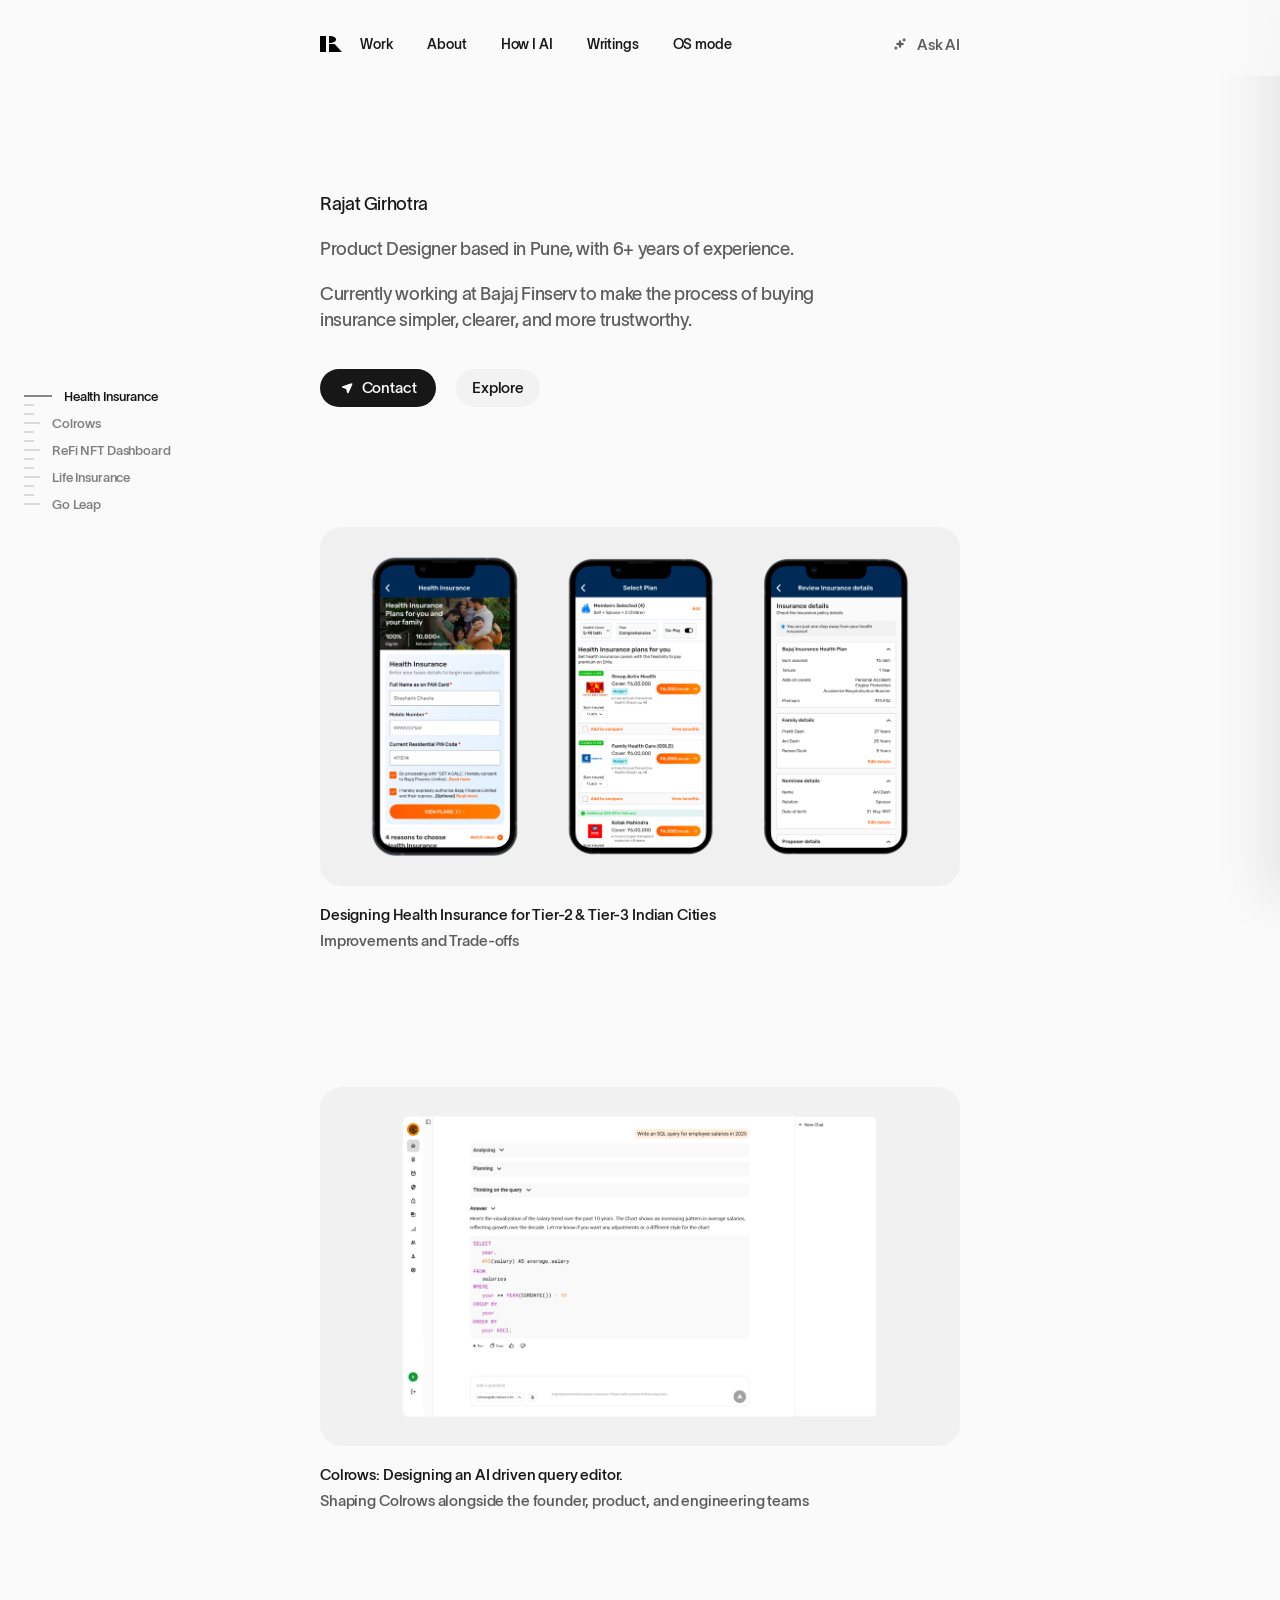
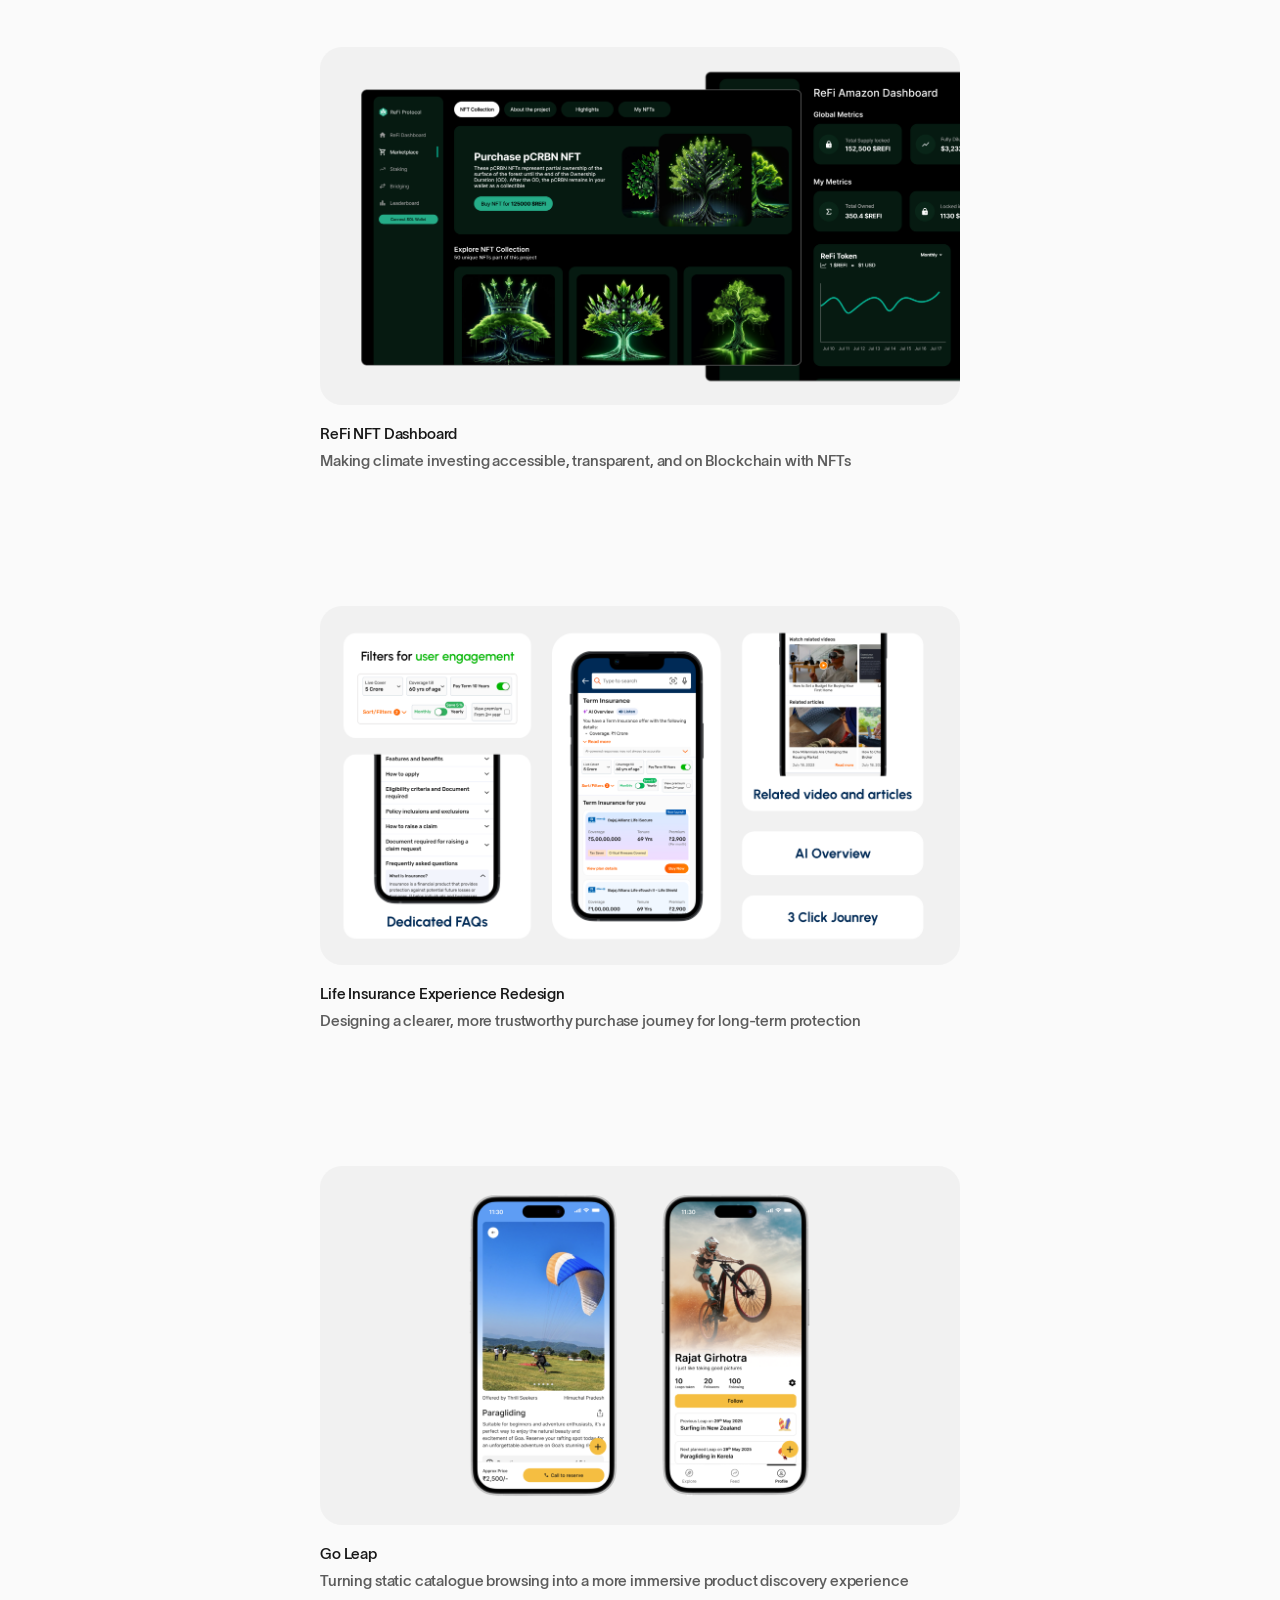
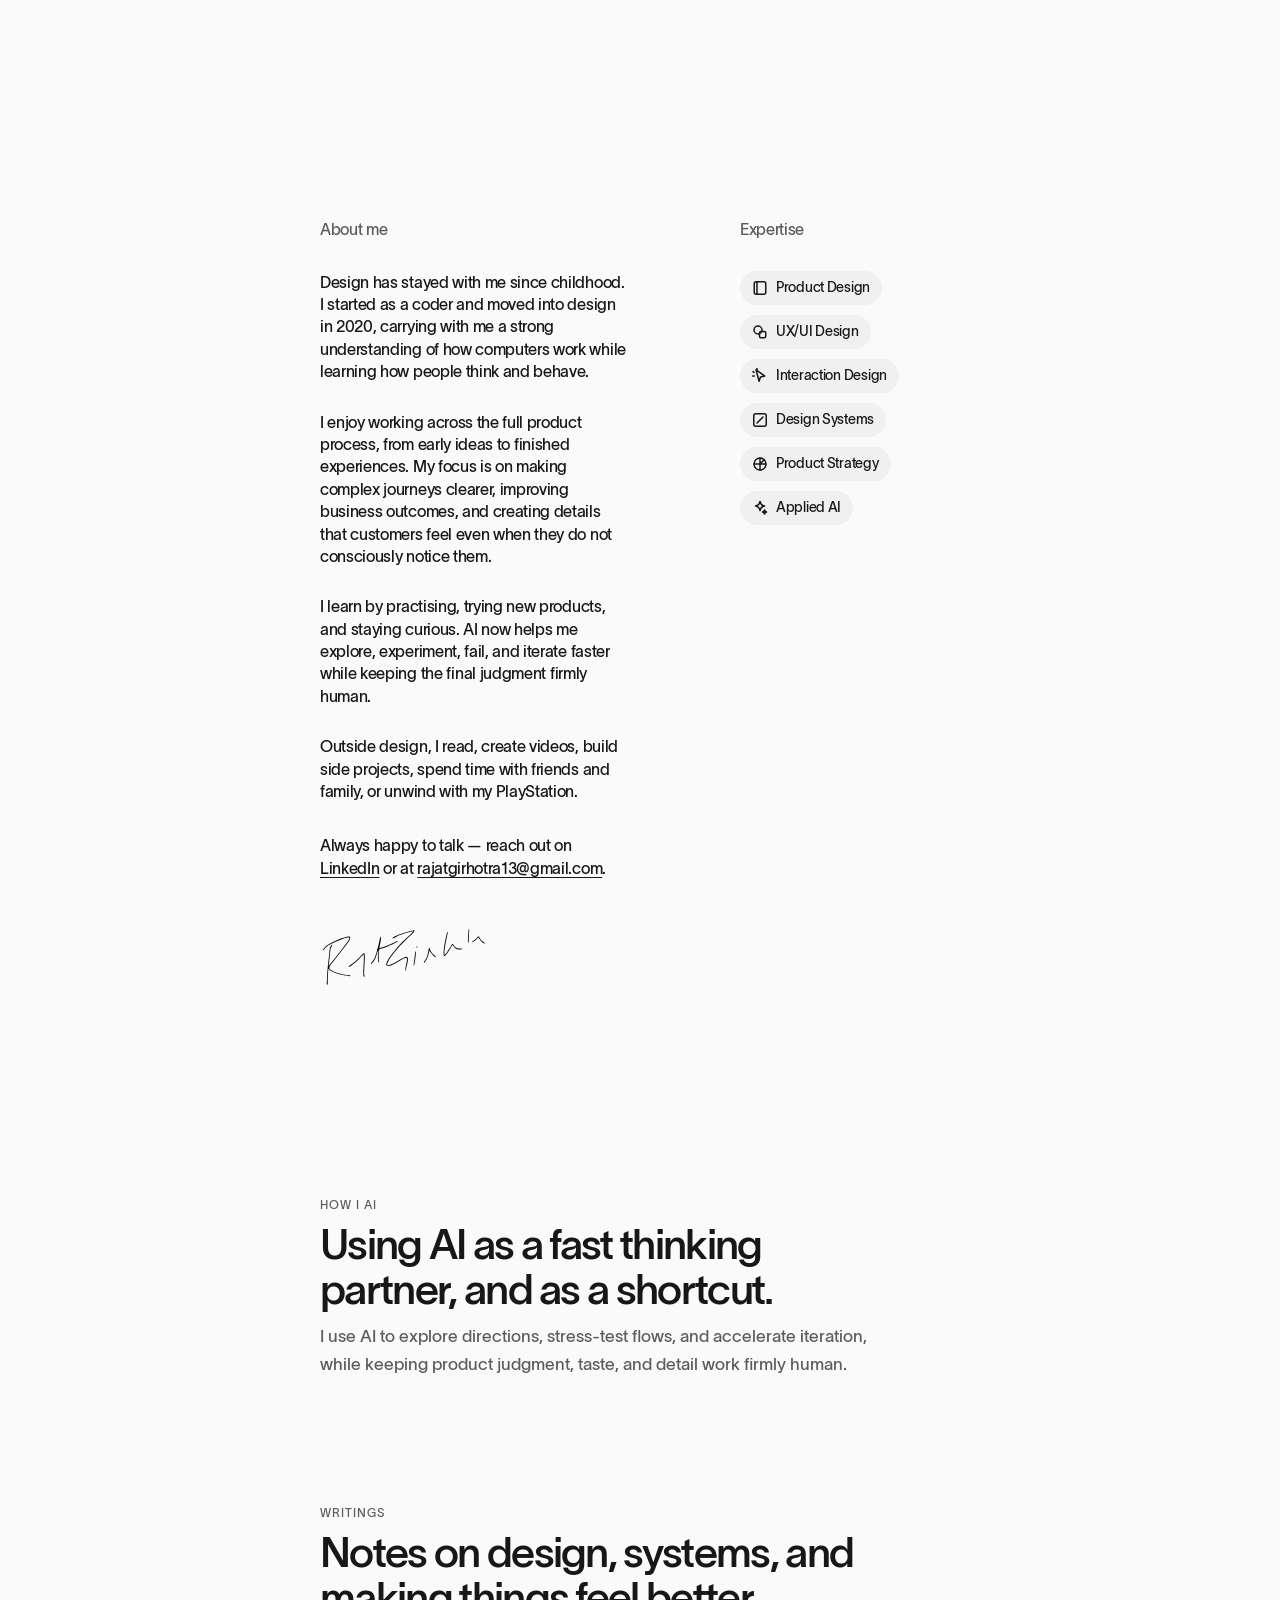
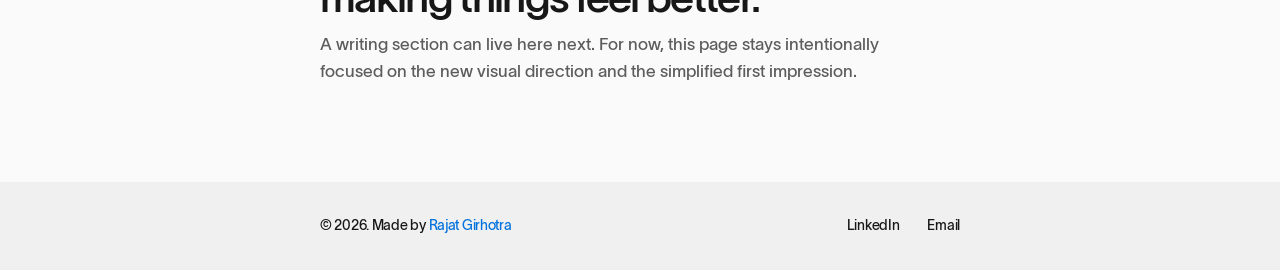
<file: index-legacy-finder.html>
<!DOCTYPE html>
<html lang="en">
<head>
<meta charset="UTF-8">
<meta name="viewport" content="width=device-width, initial-scale=1.0">
<title>Rajat Girhotra</title>
<link rel="icon" type="image/png" sizes="16x16" href="/favicon-16.png">
<link rel="icon" href="/favicon.ico" sizes="any">
<link rel="icon" type="image/png" sizes="32x32" href="/favicon.png">
<link rel="icon" type="image/png" sizes="32x32" href="/favicon-light.png" media="(prefers-color-scheme: light)">
<link rel="icon" type="image/png" sizes="32x32" href="/favicon-dark.png" media="(prefers-color-scheme: dark)">
<link rel="icon" type="image/svg+xml" href="/favicon.svg">
<link rel="apple-touch-icon" href="/apple-touch-icon.png">
<script>
  (function () {
    const THEME_KEY = 'portfolio-theme-mode';
    const HOME_MODE_KEY = 'portfolio-home-mode';
    const PAGE_KEY = 'portfolio-active-page';
    const savedTheme = sessionStorage.getItem(THEME_KEY);
    const savedPage = sessionStorage.getItem(PAGE_KEY);
    const params = new URLSearchParams(window.location.search);
    const forcedMode = params.get('mode');
    const autoMode = params.get('auto');
    const mobileQuery = window.matchMedia('(max-width: 768px)');
    const defaultHomeMode = 'normal';

    if (forcedMode !== 'finder' || (autoMode === 'mobile' && !mobileQuery.matches)) {
      window.location.replace('index.html');
      return;
    }

    if (autoMode === 'mobile') {
      const handleMobileModeChange = event => {
        if (!event.matches) {
          window.location.replace('index.html');
        }
      };

      if (typeof mobileQuery.addEventListener === 'function') {
        mobileQuery.addEventListener('change', handleMobileModeChange);
      } else if (typeof mobileQuery.addListener === 'function') {
        mobileQuery.addListener(handleMobileModeChange);
      }
    }
    let savedHomeMode = savedPage
      ? (sessionStorage.getItem(HOME_MODE_KEY) || defaultHomeMode)
      : defaultHomeMode;
    if (forcedMode === 'finder') {
      savedHomeMode = 'finder';
      sessionStorage.setItem(HOME_MODE_KEY, 'finder');
      sessionStorage.removeItem(PAGE_KEY);
    } else if (forcedMode === 'normal' || forcedMode === 'minimal') {
      savedHomeMode = 'normal';
      sessionStorage.setItem(HOME_MODE_KEY, 'normal');
      sessionStorage.removeItem(PAGE_KEY);
    }
    const shouldStartDark = savedTheme
      ? savedTheme === 'dark'
      : savedHomeMode === 'finder';
    document.documentElement.classList.toggle('dark', shouldStartDark);
  }());
</script>
<link rel="preconnect" href="https://fonts.googleapis.com">
<link rel="preconnect" href="https://fonts.gstatic.com" crossorigin>
<link href="https://fonts.googleapis.com/css2?family=Caveat:wght@400;500&family=Cormorant+Garamond:ital,wght@0,400;0,500;1,400;1,500&family=Inter:wght@300;400;500;600;700&display=swap" rel="stylesheet">
<link rel="preload" as="image" href="movbilebackground.jpg" media="(max-width: 768px)">
<link rel="preload" as="image" href="darkwall-desktop-dark.jpg" media="(min-width: 769px)">
<link rel="preload" as="image" href="lightwall-desktop-light.jpg" media="(min-width: 769px)">
<link rel="preload" as="image" href="noteweb.png?v=20260418-yellow" media="(min-width: 769px)">
<link rel="preload" as="image" href="note.png?v=20260418-yellow" media="(max-width: 768px)">
<link rel="preload" as="image" href="workmobile.png" media="(max-width: 768px)">
<link rel="preload" as="image" href="howiaimobile.png" media="(max-width: 768px)">
<link rel="preload" as="image" href="resumemobile.png" media="(max-width: 768px)">
<link rel="preload" as="image" href="safari.svg">
<link rel="preload" as="image" href="phone.svg">
<link rel="preload" as="image" href="settings.svg">
<link rel="preload" as="image" href="Rajat.jpeg">
<link rel="preload" as="image" href="notes.svg">
<link rel="preload" as="image" href="notedark.png">
<link rel="preload" as="image" href="notelight.png">
<link rel="prefetch" href="index.html?mode=minimal" as="document">
<link rel="prefetch" href="portfolio-redesign.css?v=20260917-2" as="style">
<link rel="prefetch" href="portfolio-redesign.js?v=20260917-2" as="script">
<link rel="stylesheet" href="styles-v3.css?v=20260917-3">


</head>
<body class="is-loading">

<div id="site-loader" aria-live="polite" aria-label="Loading website">
  <div class="site-loader-inner">
    <div class="site-loader-kicker">Booting up</div>
    <div class="site-loader-bar" aria-hidden="true"><span></span></div>
  </div>
</div>

<nav>
  <a class="logo" href="/" onclick="event.preventDefault(); closePage()">Rajat Girhotra</a>
  <div class="nav-links">
    <span class="nav-link" onclick="openPage('work')">Work</span>
    <span class="nav-link" onclick="openPage('how-i-ai')">How I AI</span>
    <span class="nav-link" onclick="openPage('about')">About me</span>
    <span class="nav-link" onclick="openPage('resume')">Resume</span>
    <span class="nav-link" onclick="openPage('contact')">Contact</span>
    <button class="theme-toggle" onclick="toggleTheme()" aria-label="Toggle dark mode">
      <!-- Moon -->
      <svg class="icon-moon" width="16" height="16" viewBox="0 0 24 24" fill="none" stroke="currentColor" stroke-width="2" stroke-linecap="round" stroke-linejoin="round">
        <path d="M21 12.79A9 9 0 1 1 11.21 3 7 7 0 0 0 21 12.79z"/>
      </svg>
      <!-- Sun -->
      <svg class="icon-sun" width="16" height="16" viewBox="0 0 24 24" fill="none" stroke="currentColor" stroke-width="2" stroke-linecap="round" stroke-linejoin="round">
        <circle cx="12" cy="12" r="5"/>
        <line x1="12" y1="1" x2="12" y2="3"/>
        <line x1="12" y1="21" x2="12" y2="23"/>
        <line x1="4.22" y1="4.22" x2="5.64" y2="5.64"/>
        <line x1="18.36" y1="18.36" x2="19.78" y2="19.78"/>
        <line x1="1" y1="12" x2="3" y2="12"/>
        <line x1="21" y1="12" x2="23" y2="12"/>
        <line x1="4.22" y1="19.78" x2="5.64" y2="18.36"/>
        <line x1="18.36" y1="5.64" x2="19.78" y2="4.22"/>
      </svg>
    </button>
    <button class="nav-finder-toggle mac-clickable" type="button" onclick="toggleMacFinderMode()" aria-pressed="false" aria-label="Less messy mode?">
      <span class="nav-finder-track" aria-hidden="true"><span></span></span>
    </button>
  </div>
  <!-- Mobile-only controls -->
  <div class="nav-mobile-controls">
    <button class="nav-overlay-close" onclick="closePage()" aria-label="Close page">
      <span class="page-close-icon"></span><span>Close</span>
    </button>
    <button class="nav-finder-toggle mac-clickable" type="button" onclick="toggleMacFinderMode()" aria-pressed="false" aria-label="Less messy mode?">
      <span class="nav-finder-track" aria-hidden="true"><span></span></span>
    </button>
    <button class="theme-toggle" onclick="toggleTheme()" aria-label="Toggle dark mode">
      <svg class="icon-moon" width="16" height="16" viewBox="0 0 24 24" fill="none" stroke="currentColor" stroke-width="2" stroke-linecap="round" stroke-linejoin="round">
        <path d="M21 12.79A9 9 0 1 1 11.21 3 7 7 0 0 0 21 12.79z"/>
      </svg>
      <svg class="icon-sun" width="16" height="16" viewBox="0 0 24 24" fill="none" stroke="currentColor" stroke-width="2" stroke-linecap="round" stroke-linejoin="round">
        <circle cx="12" cy="12" r="5"/>
        <line x1="12" y1="1" x2="12" y2="3"/>
        <line x1="12" y1="21" x2="12" y2="23"/>
        <line x1="4.22" y1="4.22" x2="5.64" y2="5.64"/>
        <line x1="18.36" y1="18.36" x2="19.78" y2="19.78"/>
        <line x1="1" y1="12" x2="3" y2="12"/>
        <line x1="21" y1="12" x2="23" y2="12"/>
        <line x1="4.22" y1="19.78" x2="5.64" y2="18.36"/>
        <line x1="18.36" y1="5.64" x2="19.78" y2="4.22"/>
      </svg>
    </button>
    <button class="menu-toggle" onclick="toggleMobileMenu()" aria-label="Toggle menu">
      <span class="menu-bar"></span>
      <span class="menu-bar"></span>
      <span class="menu-bar"></span>
    </button>
  </div>
</nav>

<div id="nav-progress-bar" aria-hidden="true"></div>

<!-- Mobile Menu Full-Screen Panel -->
<div class="drawer-backdrop" id="drawerBackdrop" onclick="closeMobileMenu()" aria-hidden="true"></div>
<div class="mobile-menu" id="mobileMenu">
  <button class="drawer-close" onclick="closeMobileMenu()" aria-label="Close menu">
    <span class="page-close-icon"></span>
  </button>
  <span class="nav-link" onclick="closePage(); closeMobileMenu()">Home</span>
  <span class="nav-link" onclick="openPage('work'); closeMobileMenu()">Work</span>
  <span class="nav-link" onclick="openPage('how-i-ai'); closeMobileMenu()">How I AI</span>
  <span class="nav-link" onclick="openPage('about'); closeMobileMenu()">About me</span>
  <span class="nav-link" onclick="openPage('resume'); closeMobileMenu()">Resume</span>
  <span class="nav-link" onclick="openPage('contact'); closeMobileMenu()">Contact</span>
  <button class="mobile-menu-close" onclick="closeMobileMenu()"> Close</button>
</div>

<button id="globalPageClose" class="page-close global-page-close" onclick="closePage()">
  <span class="page-close-icon"></span><span>Close</span>
</button>

<section id="macFinderMode" class="mac-finder-mode" aria-label="Finder mode desktop">
  <div class="mac-menu-bar">
    <div class="mac-menu-left">
      <span class="mac-apple-dot" aria-hidden="true"></span>
      <div class="mac-menu-item">
        <button class="mac-menu-trigger mac-clickable" type="button">Finder</button>
        <div class="mac-menu-dropdown" role="menu">
          <button type="button" onclick="toggleMacFinderMode()">Less messy mode?</button>
          <button type="button" onclick="openMacShortcut('about')">About Rajat</button>
          <button type="button" onclick="openMacShortcut('contact')">Contact</button>
        </div>
      </div>
      <div class="mac-menu-item">
        <button class="mac-menu-trigger mac-clickable" type="button">File</button>
        <div class="mac-menu-dropdown" role="menu">
          <button type="button" onclick="openMacWorkTab('office')">New Work Window</button>
          <button type="button" onclick="openMacShortcut('how-i-ai')">Open How I AI</button>
          <button type="button" onclick="openMacShortcut('resume')">Open Resume</button>
          <button type="button" onclick="openMacShortcut('home')">Open Safari</button>
        </div>
      </div>
      <div class="mac-menu-item">
        <button class="mac-menu-trigger mac-clickable" type="button">Go</button>
        <div class="mac-menu-dropdown" role="menu">
          <button type="button" onclick="openMacWorkTab('office')">Work - Office</button>
          <button type="button" onclick="openMacWorkTab('freelance')">Work - Freelance</button>
          <button type="button" onclick="openMacWorkTab('playground')">Work - Playground</button>
          <button type="button" onclick="openMacWorkTab('artwork')">Work - Artwork</button>
          <span class="mac-menu-separator"></span>
          <button type="button" onclick="openMacShortcut('how-i-ai')">How I AI</button>
          <button type="button" onclick="openMacShortcut('resume')">Resume</button>
          <button type="button" onclick="openMacShortcut('about')">Notes</button>
          <button type="button" onclick="openMacShortcut('contact')">Contact</button>
        </div>
      </div>
    </div>
    <div class="mac-menu-right">
      <span>Rajat Girhotra</span>
      <span id="macMenuDate">Fri Apr 17</span>
      <span id="macMenuClock">Pune 12:00 PM</span>
      <button class="mac-menu-notes-button mac-clickable" type="button" onclick="toggleDesktopFinderNotes()" aria-label="Toggle notes">
        <img src="notedark.png" data-light-src="notelight.png" data-dark-src="notedark.png" alt="" width="15" height="15" aria-hidden="true">
      </button>
      <span class="mac-menu-mode-label">Less messy mode?</span>
      <button class="mac-menu-normal-toggle mac-clickable" type="button" onclick="goToMinimalPortfolio()" aria-pressed="true" aria-label="Less messy mode?">
        <span class="mac-menu-normal-track" aria-hidden="true"><span></span></span>
      </button>
      <span class="mac-menu-divider" aria-hidden="true">|</span>
      <span id="macThemeModeLabel" class="mac-menu-theme-label">Dark mode</span>
      <button id="macFinderThemeToggle" class="mac-menu-theme-toggle mac-clickable" type="button" onclick="toggleTheme()" aria-pressed="true" aria-label="Toggle Finder theme">
        <span id="macFinderThemeSwitch" class="mac-menu-theme-track is-on" aria-hidden="true"><span></span></span>
      </button>
    </div>
  </div>

  <div class="mac-welcome">
    <picture>
      <source media="(max-width: 768px)" srcset="note.png?v=20260418-yellow">
      <img class="mac-note-image" src="noteweb.png?v=20260418-yellow" alt="Hi, welcome to a different kind of portfolio. My name is Rajat Girhotra. Feel free to browse around" width="1240" height="1480" loading="eager" decoding="async" fetchpriority="high">
    </picture>
    <h2><span>Hi</span><strong>Feel free to click around.</strong></h2>
    <button class="mac-transform-toggle mac-clickable" type="button" onclick="pressSurpriseMe(event)" aria-pressed="true" aria-label="Less messy mode?">
      <span class="mac-transform-label">Less messy mode?</span>
      <span class="mac-transform-switch" aria-hidden="true"><span></span></span>
    </button>
  </div>
  <div class="mac-second-page-note" aria-hidden="true">
    <img src="note.png?v=20260418-yellow" alt="" width="1240" height="1480" loading="eager" decoding="async">
  </div>
  <div class="mac-pop-note mac-pop-note-2 mac-clickable">
    <img src="Note2.png" alt="Feel free to open any folders or apps" width="560" height="330" loading="eager" decoding="async" fetchpriority="high">
    <button class="mac-pop-note-close mac-clickable" type="button" aria-label="Close note"></button>
  </div>
  <div class="mac-pop-note mac-pop-note-3 mac-clickable">
    <img src="Note3.png" alt="Welcome to my Portfolio" width="560" height="380" loading="eager" decoding="async" fetchpriority="high">
    <button class="mac-pop-note-close mac-clickable" type="button" aria-label="Close note"></button>
  </div>

  <div class="mac-desktop" role="group" aria-label="Desktop folders">
    <button class="mac-folder mac-clickable" type="button" onclick="openMacShortcut('work')" aria-label="Open Work">
      <img class="mac-folder-icon mac-folder-icon-desktop" src="folderwork.png" alt="" width="69" height="52" loading="eager" decoding="async" fetchpriority="high" aria-hidden="true">
      <img class="mac-folder-icon mac-folder-icon-mobile" src="Worklight.png" alt="" width="58" height="58" loading="eager" decoding="sync" fetchpriority="high" aria-hidden="true">
      <span class="mac-css-app-icon mac-css-work-icon" aria-hidden="true"></span>
      <span class="mac-folder-label">Work</span>
    </button>
    <button class="mac-folder mac-clickable" type="button" onclick="openMacShortcut('how-i-ai')" aria-label="Open How I AI">
      <img class="mac-folder-icon mac-folder-icon-desktop" src="folderhowiai.png" alt="" width="69" height="52" loading="eager" decoding="async" fetchpriority="high" aria-hidden="true">
      <img class="mac-folder-icon mac-folder-icon-mobile" src="HowIAIlight.png" alt="" width="58" height="58" loading="eager" decoding="sync" fetchpriority="high" aria-hidden="true">
      <span class="mac-css-app-icon mac-css-ai-icon" aria-hidden="true"></span>
      <span class="mac-folder-label">How I AI</span>
    </button>
    <button class="mac-folder mac-clickable" type="button" onclick="openMacShortcut('resume')" aria-label="Open Resume">
      <img class="mac-folder-icon mac-folder-icon-desktop" src="folderresume.png" alt="" width="69" height="52" loading="eager" decoding="async" fetchpriority="high" aria-hidden="true">
      <img class="mac-folder-icon mac-folder-icon-mobile" src="Resumelight.png" alt="" width="58" height="58" loading="eager" decoding="sync" fetchpriority="high" aria-hidden="true">
      <span class="mac-css-app-icon mac-css-resume-icon" aria-hidden="true"></span>
      <span class="mac-folder-label">Resume</span>
    </button>
    <button class="mac-folder mac-folder-ask-ai-mobile mac-clickable" type="button" onclick="openMacAskAiShortcut()" aria-label="Open Ask AI">
      <img class="mac-folder-icon mac-folder-icon-mobile" src="askaiapp.svg?v=20260917-2" alt="" width="60" height="60" loading="eager" decoding="sync" fetchpriority="high" aria-hidden="true">
      <span class="mac-folder-label">Ask AI</span>
    </button>
    <button class="mac-folder mac-folder-switch-mode mac-clickable" type="button" onpointerdown="openMinimalPortfolioOnPointerDown(event)" onclick="goToMinimalPortfolio()" aria-label="Less messy mode?">
      <span class="mac-switch-app-icon" aria-hidden="true"></span>
      <span class="mac-folder-label">Less messy<br>mode?</span>
    </button>
  </div>

  <div class="mac-dock" aria-label="Finder mode dock">
    <button class="mac-dock-item mac-clickable" type="button" onclick="openMacShortcut('home')" aria-label="Open Safari">
      <img class="mac-dock-icon mac-dock-icon-safari" src="safari.svg" alt="" width="46" height="46" loading="eager" decoding="async" fetchpriority="high" aria-hidden="true">
      <span class="mac-dock-label">Safari</span>
    </button>
    <button class="mac-dock-item mac-clickable" type="button" onclick="openMacShortcut('contact')" aria-label="Open Contact">
      <img class="mac-dock-icon mac-dock-icon-match-safari" src="phone.svg" alt="" width="46" height="46" loading="eager" decoding="async" fetchpriority="high" aria-hidden="true">
      <span class="mac-dock-label">Contact</span>
    </button>
    <button class="mac-dock-item mac-clickable" type="button" onclick="openMacShortcut('settings')" aria-label="Open Settings">
      <img class="mac-dock-icon mac-dock-icon-match-safari" src="settings.svg" alt="" width="46" height="46" loading="eager" decoding="async" fetchpriority="high" aria-hidden="true">
      <span class="mac-dock-label">Settings</span>
    </button>
    <button class="mac-dock-item mac-clickable" type="button" onclick="openMacShortcut('about')" aria-label="Open Notes">
      <img class="mac-dock-icon mac-dock-icon-match-safari" src="notes.svg" alt="" width="46" height="46" loading="eager" decoding="async" fetchpriority="high" aria-hidden="true">
      <span class="mac-dock-label">Notes</span>
    </button>
    <button id="macMinimizedWindow" class="mac-dock-item mac-dock-minimized mac-clickable" type="button" onclick="restoreMacFinderWindow()" aria-label="Restore minimized window" hidden>
      <img id="macMinimizedWindowIcon" class="mac-dock-icon" src="folderwork.png" alt="" width="46" height="46" loading="eager" decoding="async" aria-hidden="true">
      <span id="macMinimizedWindowLabel" class="mac-dock-label">Window</span>
    </button>
  </div>
  <div class="mac-mobile-scroll-pages" aria-hidden="true">
    <div class="mac-scroll-page"></div>
    <div class="mac-scroll-page mac-empty-page">
      <div class="mac-mobile-second-copy">
        <p>Hi<br>My name is Rajat Girhotra.</p>
        <p>Welcome to my portfolio. You can browse around here or use Less messy mode? for a regular view of the portfolio.</p>
      </div>
    </div>
  </div>
  <div class="mac-page-dots" aria-hidden="true">
    <span class="mac-page-dot is-active"></span>
    <span class="mac-page-dot"></span>
  </div>
  <div id="macAppSplash" class="mac-app-splash" aria-hidden="true">
    <img id="macAppSplashIcon" src="workmobile.png" alt="" width="96" height="96" aria-hidden="true">
    <span id="macAppSplashName">Work</span>
  </div>
  <div id="macMobileSettings" class="mac-mobile-settings" aria-hidden="true">
    <div class="mac-mobile-settings-header">
      <h2>Settings</h2>
      <button class="mac-mobile-settings-close mac-clickable" type="button" onclick="closeMobileSettingsApp()" aria-label="Close Settings"><span class="page-close-icon"></span></button>
    </div>
    <div class="mac-mobile-settings-profile">
      <div class="mac-mobile-settings-avatar">
        <img src="Rajat.jpeg" alt="Rajat Girhotra profile picture" width="96" height="96" loading="eager" decoding="async" fetchpriority="high">
      </div>
      <div class="mac-mobile-settings-profile-copy">
        <strong>Rajat Girhotra</strong>
        <span>Product designer, AI guy</span>
      </div>
    </div>
    <div class="mac-mobile-settings-card">
      <button id="macMobileThemeRow" class="mac-mobile-settings-row mac-clickable" type="button" onclick="toggleMobileSettingsTheme()" aria-pressed="false">
        <span class="mac-mobile-settings-row-icon" aria-hidden="true">
          <svg class="mac-mobile-settings-sun-icon" width="28" height="28" viewBox="0 0 24 24" fill="none" stroke="currentColor" stroke-width="2" stroke-linecap="round" stroke-linejoin="round">
            <circle cx="12" cy="12" r="5"/>
            <line x1="12" y1="1" x2="12" y2="3"/>
            <line x1="12" y1="21" x2="12" y2="23"/>
            <line x1="4.22" y1="4.22" x2="5.64" y2="5.64"/>
            <line x1="18.36" y1="18.36" x2="19.78" y2="19.78"/>
            <line x1="1" y1="12" x2="3" y2="12"/>
            <line x1="21" y1="12" x2="23" y2="12"/>
            <line x1="4.22" y1="19.78" x2="5.64" y2="18.36"/>
            <line x1="18.36" y1="5.64" x2="19.78" y2="4.22"/>
          </svg>
        </span>
        <span class="mac-mobile-settings-row-label">Dark Mode</span>
        <span id="macMobileThemeSwitch" class="mac-mobile-settings-switch" aria-hidden="true"><span></span></span>
      </button>
      <div class="mac-mobile-settings-divider" aria-hidden="true"></div>
      <button class="mac-mobile-settings-row mac-clickable" type="button" onclick="switchMobileSettingsToRegularMode()">
        <span class="mac-mobile-settings-row-icon mac-mobile-settings-row-icon--switch" aria-hidden="true">
          <img src="switch.svg" alt="" loading="eager" decoding="async">
        </span>
        <span class="mac-mobile-settings-row-label">Switch to regular portfolio</span>
        <span class="mac-mobile-settings-switch is-on" aria-hidden="true"><span></span></span>
      </button>
    </div>
  </div>
  <div class="mac-boot-loader" aria-hidden="true">
    <span class="mac-boot-text">Booting up</span>
    <span class="mac-boot-bar"><span></span></span>
  </div>
  <div id="macSafariWindow" class="mac-safari-window" aria-hidden="true">
    <div class="mac-safari-chrome">
      <div class="mac-safari-controls" aria-hidden="true">
        <button class="mac-window-control mac-window-close mac-clickable" type="button" onclick="closeMacSafariWindow()" aria-label="Close Safari"></button>
        <button class="mac-window-control mac-window-minimize mac-clickable" type="button" onclick="minimizeMacSafariWindow()" aria-label="Minimize Safari"></button>
        <button class="mac-window-control mac-window-maximize mac-clickable" type="button" onclick="toggleMacSafariWindowMaximize()" aria-label="Maximize Safari"></button>
      </div>
      <div class="mac-safari-url" aria-label="Safari URL">rajatgirhotra.com</div>
      <button class="mac-safari-mobile-close mac-clickable" type="button" onclick="closeMacSafariWindow()" aria-label="Close Safari">×</button>
    </div>
    <div id="macSafariContent" class="mac-safari-content"></div>
  </div>
  <div id="macFinderWindow" class="mac-window" aria-hidden="true">
    <div class="mac-window-chrome">
      <button class="mac-window-control mac-window-close mac-clickable" type="button" onclick="closeMacFinderWindow()" aria-label="Close window"></button>
      <button class="mac-window-control mac-window-minimize mac-clickable" type="button" onclick="minimizeMacFinderWindow()" aria-label="Minimize window"></button>
      <button class="mac-window-control mac-window-maximize mac-clickable" type="button" onclick="toggleMacFinderWindowMaximize()" aria-label="Maximize window"></button>
    </div>
    <div id="macFinderWindowContent" class="mac-window-content"></div>
  </div>
  <div id="macCaseWindow" class="mac-window mac-case-window" aria-hidden="true">
    <div class="mac-window-chrome">
      <button class="mac-window-control mac-window-close mac-clickable" type="button" onclick="closeMacCaseWindow()" aria-label="Close case study"></button>
      <button class="mac-window-control mac-window-minimize mac-clickable" type="button" onclick="minimizeMacCaseWindow()" aria-label="Minimize case study"></button>
      <button class="mac-window-control mac-window-maximize mac-clickable" type="button" onclick="toggleMacCaseWindowMaximize()" aria-label="Maximize case study"></button>
    </div>
    <div id="macCaseWindowContent" class="mac-window-content"></div>
  </div>
</section>

<!-- WORK PAGE -->
<div class="page-view" id="page-work">
  <button class="page-close" onclick="closePage()"><span class="page-close-icon"></span><span>Close</span></button>
  <div class="progress-slider-cs" aria-hidden="true">
    <div class="ps-cs-line"></div><div class="ps-cs-line"></div><div class="ps-cs-line"></div><div class="ps-cs-line"></div>
    <div class="ps-cs-line"></div><div class="ps-cs-line"></div><div class="ps-cs-line"></div><div class="ps-cs-line"></div>
    <div class="ps-cs-line"></div><div class="ps-cs-line"></div><div class="ps-cs-line"></div><div class="ps-cs-line"></div>
    <div class="ps-cs-line"></div><div class="ps-cs-line"></div><div class="ps-cs-line"></div><div class="ps-cs-line"></div>
  </div>
  <div class="page-inner work-page-inner">
    <div class="mobile-work-topbar">
      <button class="mobile-work-back mac-clickable" type="button" onclick="mobileWorkBack()">Back</button>
      <button class="mobile-work-close mac-clickable" type="button" onclick="closePage()" aria-label="Close Work"><span class="page-close-icon"></span></button>
    </div>
    <div class="page-title">Work</div>
    <div class="work-tabs" role="tablist" aria-label="Work categories">
      <button class="work-tab is-active" type="button" role="tab" aria-selected="true" data-work-tab="office" onclick="setWorkTab('office', this)"><span class="tab-icon">🏢</span><span class="tab-label">Office</span></button>
      <button class="work-tab" type="button" role="tab" aria-selected="false" data-work-tab="freelance" onclick="setWorkTab('freelance', this)"><span class="tab-icon">💼</span><span class="tab-label">Freelance</span></button>
      <button class="work-tab" type="button" role="tab" aria-selected="false" data-work-tab="playground" onclick="setWorkTab('playground', this)"><span class="tab-icon">🎮</span><span class="tab-label">Playground</span></button>
      <button class="work-tab" type="button" role="tab" aria-selected="false" data-work-tab="artwork" onclick="setWorkTab('artwork', this)"><span class="tab-icon">🎨</span><span class="tab-label">Artwork</span></button>
    </div>
    <div class="work-tab-panel is-active" data-work-panel="office" role="tabpanel">
      <p class="work-tab-description">Professional work created in a collaborative environment, solving real-world problems and delivering impactful design solutions.</p>
      <div class="work-tab-showcase">
        <div class="portfolio-container portfolio-container-clickable" onclick="openCaseStudyLink('health')" onkeydown="if(event.key === 'Enter' || event.key === ' '){ event.preventDefault(); openCaseStudyLink('health'); }" role="button" tabindex="0" aria-label="Open Health Insurance case study">
          <div class="portfolio-card">
            <picture class="portfolio-project-image">
              <source media="(max-width: 768px)" srcset="mobile_healthinsurance.png">
              <img src="web_healthinsurance.png" alt="Health Insurance project preview" loading="lazy" decoding="async" fetchpriority="low">
            </picture>
          </div>
          <div class="portfolio-meta">
            <div class="portfolio-project-name">Designing Health Insurance for Tier-2 &amp; Tier-3 Indian Cities</div>
            <p class="portfolio-problem">Improvements and Trade-offs</p>
            <div class="portfolio-cta" aria-hidden="true">
              <span class="portfolio-cta-label">See Project</span>
            </div>
          </div>
        </div>

        <div class="portfolio-container">
          <div class="portfolio-card">
            <picture class="portfolio-project-image">
              <source media="(max-width: 768px)" srcset="Marketing%20mobile.png">
              <img src="Marketing%20desktop.png" alt="Marketing Creatives project preview" loading="lazy" decoding="async" fetchpriority="low">
            </picture>
          </div>
          <div class="portfolio-meta">
            <div class="portfolio-project-name">Marketting Creatives</div>
            <p class="portfolio-problem">Placeholder for campaign assets, promotional landing pages, and visual creative systems across channels</p>
          </div>
        </div>

        <div class="portfolio-container portfolio-container-clickable life-mobile-edge-card" onclick="openCaseStudyLink('life')" onkeydown="if(event.key === 'Enter' || event.key === ' '){ event.preventDefault(); openCaseStudyLink('life'); }" role="button" tabindex="0" aria-label="Open Life Insurance case study">
          <div class="portfolio-card">
            <picture class="portfolio-project-image">
              <source media="(max-width: 768px)" srcset="mobile_life.png">
              <img
                id="life-work-preview-panel"
                src="desktop_life.png"
                data-light-src="desktop_life.png"
                data-dark-src="desktop_life.png"
                alt="Life Insurance project preview"
                loading="lazy"
                decoding="async"
                fetchpriority="low"
              >
            </picture>
          </div>
          <div class="portfolio-meta">
            <div class="portfolio-project-name">Life Insurance Experience Redesign</div>
            <p class="portfolio-problem">Designing a clearer, more trustworthy purchase journey for long-term protection</p>
            <div class="portfolio-cta" aria-hidden="true">
              <span class="portfolio-cta-label">See Project</span>
            </div>
          </div>
        </div>

        <div class="portfolio-container portfolio-container-clickable goleap-mobile-edge-card" onclick="openCaseStudyLink('goleap')" onkeydown="if(event.key === 'Enter' || event.key === ' '){ event.preventDefault(); openCaseStudyLink('goleap'); }" role="button" tabindex="0" aria-label="Open Go Leap case study">
          <div class="portfolio-card">
            <picture class="portfolio-project-image">
              <source media="(max-width: 768px)" srcset="mobile_goleap.png">
              <img src="desktop_GoLeap.png" alt="Go Leap project preview" loading="lazy" decoding="async" fetchpriority="low">
            </picture>
          </div>
          <div class="portfolio-meta">
            <div class="portfolio-project-name">Go Leap</div>
            <p class="portfolio-problem">Turning static catalogue browsing into a more immersive product discovery experience</p>
            <div class="portfolio-cta" aria-hidden="true">
              <span class="portfolio-cta-label">See Project</span>
            </div>
          </div>
        </div>

        <div class="portfolio-container portfolio-container-clickable refi-mobile-edge-card" onclick="openCaseStudyLink('refi')" onkeydown="if(event.key === 'Enter' || event.key === ' '){ event.preventDefault(); openCaseStudyLink('refi'); }" role="button" tabindex="0" aria-label="Open ReFi NFT Dashboard case study">
          <div class="portfolio-card">
            <picture class="portfolio-project-image">
              <source media="(max-width: 768px)" srcset="mobile_refi.png">
              <img src="desktop_refi.png" alt="ReFi NFT Dashboard project preview" loading="lazy" decoding="async" fetchpriority="low">
            </picture>
          </div>
          <div class="portfolio-meta">
            <div class="portfolio-project-name">ReFi NFT Dashboard</div>
            <p class="portfolio-problem">Making climate investing accessible, transparent, and on Blockchain with NFTs</p>
            <div class="portfolio-cta" aria-hidden="true">
              <span class="portfolio-cta-label">See Project</span>
            </div>
          </div>
        </div>

        <div class="portfolio-container portfolio-container-clickable colrows-mobile-edge-card" onclick="openCaseStudyLink('colrows')" onkeydown="if(event.key === 'Enter' || event.key === ' '){ event.preventDefault(); openCaseStudyLink('colrows'); }" role="button" tabindex="0" aria-label="Open Colrows case study">
          <div class="portfolio-card">
            <picture class="portfolio-project-image">
              <source media="(max-width: 768px)" srcset="Mobile_Colrows.png">
              <img src="desktop_colrows.png" alt="Colrows project preview" loading="lazy" decoding="async" fetchpriority="low">
            </picture>
          </div>
          <div class="portfolio-meta">
            <div class="portfolio-project-name">Colrows: Designing an AI driven query editor.</div>
            <p class="portfolio-problem">Shaping Colrows alongside the founder, product, and engineering teams</p>
            <div class="portfolio-cta" aria-hidden="true">
              <span class="portfolio-cta-label">See Project</span>
            </div>
          </div>
        </div>
      </div>
    </div>
    <div class="work-tab-panel" data-work-panel="freelance" role="tabpanel" hidden>
      <p class="work-tab-description">Independent projects crafted for diverse clients, balancing creativity with tailored, client-focused outcomes.</p>
      <div class="work-tab-showcase">
        <div class="portfolio-container portfolio-container-clickable goleap-mobile-edge-card" onclick="openCaseStudyLink('goleap')" onkeydown="if(event.key === 'Enter' || event.key === ' '){ event.preventDefault(); openCaseStudyLink('goleap'); }" role="button" tabindex="0" aria-label="Open Go Leap case study">
          <div class="portfolio-card">
            <picture class="portfolio-project-image">
              <source media="(max-width: 768px)" srcset="mobile_goleap.png">
              <img src="desktop_GoLeap.png" alt="Go Leap project preview" loading="lazy" decoding="async" fetchpriority="low">
            </picture>
          </div>
          <div class="portfolio-meta">
            <div class="portfolio-project-name">Go Leap</div>
            <p class="portfolio-problem">Turning static catalogue browsing into a more immersive product discovery experience</p>
            <div class="portfolio-cta" aria-hidden="true">
              <span class="portfolio-cta-label">See Project</span>
            </div>
          </div>
        </div>

        <div class="portfolio-container portfolio-container-clickable colrows-mobile-edge-card" onclick="openCaseStudyLink('colrows')" onkeydown="if(event.key === 'Enter' || event.key === ' '){ event.preventDefault(); openCaseStudyLink('colrows'); }" role="button" tabindex="0" aria-label="Open Colrows case study">
          <div class="portfolio-card">
            <picture class="portfolio-project-image">
              <source media="(max-width: 768px)" srcset="Mobile_Colrows.png">
              <img src="desktop_colrows.png" alt="Colrows project preview" loading="lazy" decoding="async" fetchpriority="low">
            </picture>
          </div>
          <div class="portfolio-meta">
            <div class="portfolio-project-name">Colrows: Designing an AI driven query editor.</div>
            <p class="portfolio-problem">Shaping Colrows alongside the founder, product, and engineering teams</p>
            <div class="portfolio-cta" aria-hidden="true">
              <span class="portfolio-cta-label">See Project</span>
            </div>
          </div>
        </div>

        <div class="portfolio-container portfolio-container-clickable refi-mobile-edge-card" onclick="openCaseStudyLink('refi')" onkeydown="if(event.key === 'Enter' || event.key === ' '){ event.preventDefault(); openCaseStudyLink('refi'); }" role="button" tabindex="0" aria-label="Open ReFi NFT Dashboard case study">
          <div class="portfolio-card">
            <picture class="portfolio-project-image">
              <source media="(max-width: 768px)" srcset="mobile_refi.png">
              <img src="desktop_refi.png" alt="ReFi NFT Dashboard project preview" loading="lazy" decoding="async" fetchpriority="low">
            </picture>
          </div>
          <div class="portfolio-meta">
            <div class="portfolio-project-name">ReFi NFT Dashboard</div>
            <p class="portfolio-problem">Making climate investing accessible, transparent, and on Blockchain with NFTs</p>
            <div class="portfolio-cta" aria-hidden="true">
              <span class="portfolio-cta-label">See Project</span>
            </div>
          </div>
        </div>
      </div>
    </div>
    <div class="work-tab-panel" data-work-panel="playground" role="tabpanel" hidden>
      <p class="work-tab-description">A space for concept designs, explorations, and ideas I enjoy creating and sharing.</p>
      <div class="work-empty-state">
        <div class="work-empty-title">Playground coming soon</div>
      </div>
      <div class="playground-gallery">
        <figure class="playground-card">
          <div class="playground-image-placeholder"></div>
          <figcaption class="playground-caption">Lorem ipsum dolor sit amet, consectetur adipiscing elit.</figcaption>
        </figure>
        <figure class="playground-card">
          <div class="playground-image-placeholder"></div>
          <figcaption class="playground-caption">Lorem ipsum dolor sit amet, consectetur adipiscing elit.</figcaption>
        </figure>
        <figure class="playground-card">
          <div class="playground-image-placeholder"></div>
          <figcaption class="playground-caption">Lorem ipsum dolor sit amet, consectetur adipiscing elit.</figcaption>
        </figure>
      </div>
    </div>
    <div class="work-tab-panel" data-work-panel="artwork" role="tabpanel" hidden>
      <p class="work-tab-description">Personal artistic expressions that reflect my creativity beyond structured design projects.</p>
      <div class="artwork-gallery work-artwork-gallery">
        <figure class="artwork-figure">
          <img src="Artwork-desktop-1-1800.jpg" alt="Isometric Icon Design - ChatGPT artwork" loading="lazy" decoding="async" fetchpriority="low">
          <figcaption class="artwork-caption">
            <span class="artwork-caption-text">Isometric Icon Design - ChatGPT</span>
          </figcaption>
        </figure>
      </div>
    </div>
  </div>
</div>

<!-- HOW I AI PAGE -->
<div class="page-view" id="page-how-i-ai">
  <button class="page-close" onclick="closePage()"><span class="page-close-icon"></span><span>Close</span></button>
  <div class="progress-slider-cs" aria-hidden="true">
    <div class="ps-cs-line"></div><div class="ps-cs-line"></div><div class="ps-cs-line"></div><div class="ps-cs-line"></div>
    <div class="ps-cs-line"></div><div class="ps-cs-line"></div><div class="ps-cs-line"></div><div class="ps-cs-line"></div>
    <div class="ps-cs-line"></div><div class="ps-cs-line"></div><div class="ps-cs-line"></div><div class="ps-cs-line"></div>
    <div class="ps-cs-line"></div><div class="ps-cs-line"></div><div class="ps-cs-line"></div><div class="ps-cs-line"></div>
  </div>
  <div class="page-inner artwork-page">
    <div class="page-title">How I AI</div>
    <div class="work-tabs how-ai-tabs" role="tablist" aria-label="How I AI categories">
      <button class="work-tab is-active" type="button" role="tab" aria-selected="true" data-how-ai-tab="visual" onclick="setHowIAITab('visual', this)"><span class="tab-icon"></span><span class="tab-label">Visual</span><span class="tab-arrow" aria-hidden="true"></span></button>
      <button class="work-tab" type="button" role="tab" aria-selected="false" data-how-ai-tab="process-workflow" onclick="setHowIAITab('process-workflow', this)"><span class="tab-icon">"️</span><span class="tab-label">Process workflow</span></button>
    </div>
    <div class="how-ai-tab-panel is-active" data-how-ai-panel="visual" role="tabpanel">
      <div class="ai-designs-showcase">
        <figure class="artwork-figure ai-design-figure">
          <picture>
            <source media="(max-width: 768px)" srcset="HowIAI1-1400.jpg">
            <img src="Artworkdesktop1.png" alt="Isometric Icon Design - ChatGPT" loading="lazy" decoding="async" fetchpriority="low">
          </picture>
          <figcaption class="artwork-caption">
            <span class="artwork-caption-text">Isometric Icon Design - ChatGPT</span>
          </figcaption>
        </figure>
        <figure class="artwork-figure ai-design-figure">
          <picture>
            <source media="(max-width: 768px)" srcset="HowIAI2-1400.jpg">
            <img src="Artwork-desktop-3-1800.jpg" alt="Normal People, Normal things. Created with ChatGPT, Gemini, Grok." loading="lazy" decoding="async" fetchpriority="low">
          </picture>
          <figcaption class="artwork-caption">
            <span class="artwork-caption-text">Normal People, Normal things. Created with ChatGPT, Gemini, Grok.</span>
          </figcaption>
        </figure>
        <figure class="artwork-figure ai-design-figure">
          <picture>
            <source media="(max-width: 768px)" srcset="HowIAI3-1400.jpg">
            <img src="Artwork-desktop-4-1800.jpg" alt="Isometric Monuments Created with ChatGPT." loading="lazy" decoding="async" fetchpriority="low">
          </picture>
          <figcaption class="artwork-caption">
            <span class="artwork-caption-text">Isometric Monuments Created with ChatGPT.</span>
          </figcaption>
        </figure>
        <figure class="artwork-figure ai-design-figure">
          <img src="Artwork-desktop-5-2200.jpg" alt="Brand work. Made with Chat GPT" loading="lazy" decoding="async" fetchpriority="low">
          <figcaption class="artwork-caption">
            <span class="artwork-caption-text">Brand work. Made with Chat GPT</span>
          </figcaption>
        </figure>
      </div>
    </div>
    <div class="how-ai-tab-panel" data-how-ai-panel="process-workflow" role="tabpanel" hidden>
      <div class="work-empty-state how-ai-process-state">
        <div class="work-empty-title">Process workflow</div>
        <p class="work-empty-copy">A space to document the exact prompts, iteration loops, tools, and editing workflow I use to turn rough AI outputs into polished visual directions and production-ready explorations.</p>
      </div>
    </div>
  </div>
</div>

<!-- ABOUT ME PAGE -->
<div class="page-view" id="page-about">
  <button class="page-close" onclick="closePage()"><span class="page-close-icon"></span><span>Close</span></button>
  <div class="progress-slider-cs" aria-hidden="true">
    <div class="ps-cs-line"></div><div class="ps-cs-line"></div><div class="ps-cs-line"></div><div class="ps-cs-line"></div>
    <div class="ps-cs-line"></div><div class="ps-cs-line"></div><div class="ps-cs-line"></div><div class="ps-cs-line"></div>
    <div class="ps-cs-line"></div><div class="ps-cs-line"></div><div class="ps-cs-line"></div><div class="ps-cs-line"></div>
    <div class="ps-cs-line"></div><div class="ps-cs-line"></div><div class="ps-cs-line"></div><div class="ps-cs-line"></div>
  </div>
  <div class="page-inner about-page-inner" style="font-family: var(--font-body);">
    <div class="about-hero-title">Designer. Builder.</div>
    <div class="about-hero-subtitle">Lifelong learner.</div>
    <div class="about-text">
      <p>Design has stayed with me since childhood. I started as a coder and moved into design in 2020, carrying with me a strong understanding of how computers work while learning how people think and behave.</p>
      <p>I enjoy working across the full product process, from early ideas to finished experiences. My focus is on making complex journeys clearer, improving business outcomes, and creating details that customers feel even when they do not consciously notice them.</p>
      <p>I learn by practising, trying new products, and staying curious. AI now helps me explore, experiment, fail, and iterate faster while keeping the final judgment firmly human.</p>
      <p>Outside design, I read, create videos, build side projects, spend time with friends and family, or unwind with my PlayStation.</p>
      <p>Always happy to talk &mdash; reach out on <a href="https://www.linkedin.com/in/rajat-girhotra/" target="_blank" rel="noreferrer">LinkedIn</a> or at <a href="mailto:rajatgirhotra13@gmail.com">rajatgirhotra13@gmail.com</a>.</p>
    </div>
    <div class="about-work-experience">
      <!-- WORK EXPERIENCE -->
    <div class="work-section-wrapper">
    <section style="display:flex; justify-content:center; background:var(--work-bg); -webkit-mask-image: linear-gradient(to bottom, transparent 0%, black 120px, black calc(100% - 100px), transparent 100%); mask-image: linear-gradient(to bottom, transparent 0%, black 120px, black calc(100% - 100px), transparent 100%);">
      <div class="work-section">
        <div class="work-entry">
    
          <!-- LEFT: Company info -->
          <div class="work-left">
            <div style="display:flex; align-items:center; flex-shrink:0;">
              <img src="[data-uri]" alt="Bajaj Finserv" style="height:52px; width:auto; object-fit:contain;">
            </div>
    
            <div class="company-info">
              <div class="company-name">Bajaj Finserv</div>
              <div class="company-role">Product Designer</div>
              <div class="company-period">2022 - present</div>
            </div>
          </div>
    
          <!-- RIGHT: Description -->
          <div class="work-right">
            <p class="work-desc">As part of Bajaj Finserv Insurance Team, I focused on creating innovative, well-crafted, memorable product experiences for millions of users.</p>
            <div class="work-highlights">
              <p class="work-highlight"><strong>Bottem Funnel</strong>: Redesigned cart &amp; payment screens, boosting conversions.</p>
              <p class="work-highlight"><strong>Mid Funnel</strong>: Redesigned PDP, PLP &amp; Created Supercards for consistent UX</p>
              <p class="work-highlight"><strong>Membership</strong>: Created Gold page with benefits and transaction history.</p>
              <p class="work-highlight"><strong>POS</strong>: Updated designs for LK Stores' Point-of-Sale application</p>
            </div>
          </div>
    
        </div>
      </div>
    </section>
    </div>
  </div>
</div>
</div>

<!-- RESUME PAGE -->
<div class="page-view" id="page-resume">
  <button class="page-close" onclick="closePage()"><span class="page-close-icon"></span><span>Close</span></button>
  <div class="progress-slider-cs" aria-hidden="true">
    <div class="ps-cs-line"></div><div class="ps-cs-line"></div><div class="ps-cs-line"></div><div class="ps-cs-line"></div>
    <div class="ps-cs-line"></div><div class="ps-cs-line"></div><div class="ps-cs-line"></div><div class="ps-cs-line"></div>
    <div class="ps-cs-line"></div><div class="ps-cs-line"></div><div class="ps-cs-line"></div><div class="ps-cs-line"></div>
    <div class="ps-cs-line"></div><div class="ps-cs-line"></div><div class="ps-cs-line"></div><div class="ps-cs-line"></div>
  </div>
  <div class="page-inner resume-page">
    <div class="resume-layout">
      <div class="resume-info-col">
        <div class="page-title">Resume</div>
        <p class="resume-caption">To download this resume in the PDF file please click the download button.</p>
        <a class="resume-download-button" href="Rajat_Girhotra_CV.pdf" download="Rajat_Girhotra_CV.pdf">Download PDF</a>
      </div>
      <div class="resume-image-col">
        <div class="resume-preview">
          <img src="Resumepreview.png" alt="Rajat Girhotra resume" loading="eager" decoding="async" fetchpriority="high">
        </div>
      </div>
    </div>
  </div>
</div>

<!-- CONTACT PAGE -->
<div class="page-view" id="page-contact">
  <button class="page-close" onclick="closePage()"><span class="page-close-icon"></span><span>Close</span></button>
  <div class="progress-slider-cs" aria-hidden="true">
    <div class="ps-cs-line"></div><div class="ps-cs-line"></div><div class="ps-cs-line"></div><div class="ps-cs-line"></div>
    <div class="ps-cs-line"></div><div class="ps-cs-line"></div><div class="ps-cs-line"></div><div class="ps-cs-line"></div>
    <div class="ps-cs-line"></div><div class="ps-cs-line"></div><div class="ps-cs-line"></div><div class="ps-cs-line"></div>
    <div class="ps-cs-line"></div><div class="ps-cs-line"></div><div class="ps-cs-line"></div><div class="ps-cs-line"></div>
  </div>
  <div class="page-inner contact-page">
    <div class="contact-hero">
      <div class="page-title">Contact</div>
      <p class="contact-lead">Open to product design roles, collaborations, freelance projects, and thoughtful conversations around design, systems, and creative technology.</p>
    </div>
    <div class="contact-grid">
      <div class="contact-block">
        <div class="contact-label">Reach out</div>
        <a class="contact-value" href="mailto:rajatgirhotra13@gmail.com">rajatgirhotra13@gmail.com</a>
        <a class="contact-value" href="tel:+919354423022">+91 9354423022</a>
      </div>
      <div class="contact-block">
        <div class="contact-label">Based in</div>
        <div class="contact-value contact-value-static">Pune, India</div>
        <div class="contact-note">Available for remote-friendly opportunities and selected in-person collaborations.</div>
      </div>
      <div class="contact-block">
        <div class="contact-label">Social links</div>
        <a class="contact-value" href="https://linkedin.com" target="_blank" rel="noreferrer">LinkedIn</a>
        <a class="contact-value" href="https://behance.net" target="_blank" rel="noreferrer">Behance</a>
        <a class="contact-value" href="https://dribbble.com" target="_blank" rel="noreferrer">Dribbble</a>
      </div>
      <div class="contact-block contact-block-highlight">
        <div class="contact-label">Best for</div>
        <div class="contact-chip-row">
          <span class="contact-chip">Product Design</span>
          <span class="contact-chip">Design Systems</span>
          <span class="contact-chip">0"1 Concepts</span>
          <span class="contact-chip">AI Interfaces</span>
        </div>
      </div>
    </div>
  </div>
</div>

<!-- CASE STUDY: HEALTH INSURANCE -->
<div class="page-view case-study-view" id="page-health-insurance">
  <button class="page-close" onclick="closePage()"><span class="page-close-icon">x</span><span>Close</span></button>
  <div class="progress-slider-cs" aria-hidden="true">
    <div class="ps-cs-line"></div><div class="ps-cs-line"></div><div class="ps-cs-line"></div><div class="ps-cs-line"></div>
    <div class="ps-cs-line"></div><div class="ps-cs-line"></div><div class="ps-cs-line"></div><div class="ps-cs-line"></div>
    <div class="ps-cs-line"></div><div class="ps-cs-line"></div><div class="ps-cs-line"></div><div class="ps-cs-line"></div>
    <div class="ps-cs-line"></div><div class="ps-cs-line"></div><div class="ps-cs-line"></div><div class="ps-cs-line"></div>
  </div>
  <div class="case-study-page">
    <h1 class="cs-hero-title">Designing Health Insurance for Tier-2 &amp; Tier-3 Indian Cities</h1>
    <div class="case-study-hero">
      <picture class="case-study-hero-media">
        <source media="(max-width: 768px)" srcset="mobile_healthinsurance.png">
        <img src="web_healthinsurance.png" alt="Health Insurance case study hero" loading="lazy" decoding="async" fetchpriority="low">
      </picture>
    </div>
    <div class="case-study-body">

      <!-- Overview -->
      <section class="cs-section cs-overview">
        <div class="cs-label">Health Insurance</div>
        <h2 class="cs-heading">Redesigning the end-to-end health insurance purchase journey to improve conversion, reduce drop-offs, and simplify decision making for users buying policies for themselves and family members.</h2>
        <div class="cs-meta-row">
          <div class="cs-meta-item"><span class="cs-meta-label">Role</span><span class="cs-meta-value">Product Designer</span></div>
          <div class="cs-meta-item"><span class="cs-meta-label">Duration</span><span class="cs-meta-value">3 weeks</span></div>
          <div class="cs-meta-item"><span class="cs-meta-label">Platform</span><span class="cs-meta-value">Mobile Web + App</span></div>
          <div class="cs-meta-item"><span class="cs-meta-label">Scope</span><span class="cs-meta-value">Discovery " UX " UI " Validation</span></div>
        </div>
      </section>

      <!-- Problem + Before side by side -->
      <section class="cs-section">
        <div class="cs-label">01  Problem</div>
        <h2 class="cs-heading">Where the journey was broken</h2>
        <div class="cs-problem-grid">
          <div class="cs-problem-card">
            <div class="cs-problem-card-title">Confusing member selection</div>
            <div class="cs-problem-card-text">Users struggled with who-to-insure logic; complex family combinations created confusion and dead ends.</div>
          </div>
          <div class="cs-problem-card">
            <div class="cs-problem-card-title">Form drop-offs</div>
            <div class="cs-problem-card-text">High abandonment during medical declaration and proposer detail forms due to long, unguided inputs.</div>
          </div>
          <div class="cs-problem-card">
            <div class="cs-problem-card-title">Poor plan discovery</div>
            <div class="cs-problem-card-text">Filters and plan comparison lacked clarity, leaving users unable to make confident decisions.</div>
          </div>
          <div class="cs-problem-card">
            <div class="cs-problem-card-title">Reactive error handling</div>
            <div class="cs-problem-card-text">Errors surfaced after submission rather than being prevented inline, causing frustration and re-entry.</div>
          </div>
        </div>
      </section>

      <!-- Before metrics  tinted band -->
      <section class="cs-section">
        <div class="cs-label">02  Baseline</div>
        <h2 class="cs-heading">Where we started</h2>
        <div class="cs-band" style="margin-top: 24px;">
          <div class="cs-band-label">Key metrics before redesign</div>
          <div class="cs-stat-grid-3">
            <div class="cs-stat-item"><div class="cs-stat-num">18.6%</div><div class="cs-stat-label">Conversion rate</div></div>
            <div class="cs-stat-item"><div class="cs-stat-num">27%</div><div class="cs-stat-label">Drop-off at member selection</div></div>
            <div class="cs-stat-item"><div class="cs-stat-num">34%</div><div class="cs-stat-label">Drop-off at medical declaration</div></div>
            <div class="cs-stat-item"><div class="cs-stat-num">6.8 min</div><div class="cs-stat-label">Avg. time to purchase</div></div>
            <div class="cs-stat-item"><div class="cs-stat-num">22%</div><div class="cs-stat-label">Error rate in form sessions</div></div>
            <div class="cs-stat-item"><div class="cs-stat-num">9%</div><div class="cs-stat-label">Plan comparison usage</div></div>
          </div>
        </div>
      </section>

      <!-- Goals -->
      <section class="cs-section">
        <div class="cs-label">03  Goals</div>
        <h2 class="cs-heading">What we set out to achieve</h2>
        <div class="cs-goals-list">
          <div class="cs-goal-item"><span class="cs-goal-num">01</span><span class="cs-goal-text">Increase overall conversion by reducing funnel drop-offs at every stage</span></div>
          <div class="cs-goal-item"><span class="cs-goal-num">02</span><span class="cs-goal-text">Simplify family member selection for varied combination scenarios</span></div>
          <div class="cs-goal-item"><span class="cs-goal-num">03</span><span class="cs-goal-text">Improve form completion through preventive error handling and inline guidance</span></div>
          <div class="cs-goal-item"><span class="cs-goal-num">04</span><span class="cs-goal-text">Make plan filtering and comparison intuitive so users find the right plan faster</span></div>
          <div class="cs-goal-item"><span class="cs-goal-num">05</span><span class="cs-goal-text">Reduce time to purchase by streamlining decision points across the journey</span></div>
        </div>
      </section>

      <!-- Design  2-col card grid -->
      <section class="cs-section">
        <div class="cs-label">04  Design</div>
        <h2 class="cs-heading">Eight areas of redesign</h2>
        <div class="cs-design-grid">
          <div class="cs-design-card">
            <div class="cs-design-num">01</div>
            <div class="cs-design-title">Member selection</div>
            <div class="cs-design-text">Converted to modular chips (Self, Spouse, Children, Parents) with real-time logic. Parents requiring a separate policy surfaced via progressive disclosure instead of a dead end.</div>
            <div class="cs-design-result">Reduced confusion at entry point</div>
          </div>
          <div class="cs-design-card">
            <div class="cs-design-num">02</div>
            <div class="cs-design-title">Guided form experience</div>
            <div class="cs-design-text">Inline validation replaced post-submit errors. Contextual hints for age, PIN, and eligibility. Smart defaults and reduced redundant fields including PIN serviceability and age validation.</div>
            <div class="cs-design-result">Lower error loops, faster completion</div>
          </div>
          <div class="cs-design-card">
            <div class="cs-design-num">03</div>
            <div class="cs-design-title">Family complexity handling</div>
            <div class="cs-design-text">Covered real-world scenarios: self + spouse + children, self + parents, parents-only edge cases, and member limits  via inline nudges and system-driven constraints instead of silent failures.</div>
            <div class="cs-design-result">Fewer dead ends across combinations</div>
          </div>
          <div class="cs-design-card">
            <div class="cs-design-num">04</div>
            <div class="cs-design-title">Plan discovery &amp; filters</div>
            <div class="cs-design-text">Pre-applied filters based on user input. Structured filters (Cover, Premium, Deductible, Benefits) in a bottom sheet with a clear "Show results" CTA for quick, friction-free filtering.</div>
            <div class="cs-design-result">Better plan exploration and confidence</div>
          </div>
          <div class="cs-design-card">
            <div class="cs-design-num">05</div>
            <div class="cs-design-title">Add-ons &amp; cross-sell</div>
            <div class="cs-design-text">Positioned add-ons as optional upgrades with price tags and benefit summaries. Grouped to reduce clutter and cognitive load at a high-intent moment.</div>
            <div class="cs-design-result">Increased attach rate from 17% " 29%</div>
          </div>
          <div class="cs-design-card">
            <div class="cs-design-num">06</div>
            <div class="cs-design-title">Medical declaration</div>
            <div class="cs-design-text">Binary decision first (Yes/No), expanding only if needed. Checklist-based condition selection reduced the intimidation of a traditionally dense medical form.</div>
            <div class="cs-design-result">Reduced intimidation, faster completion</div>
          </div>
          <div class="cs-design-card">
            <div class="cs-design-num">07</div>
            <div class="cs-design-title">Error handling system</div>
            <div class="cs-design-text">Field-level validation with clear, actionable error messages. Shifted from reactive errors to preventive logic  catching issues before they blocked progress.</div>
            <div class="cs-design-result">Improved trust and form clarity</div>
          </div>
          <div class="cs-design-card">
            <div class="cs-design-num">08</div>
            <div class="cs-design-title">Post-purchase experience</div>
            <div class="cs-design-text">Clear confirmation state with cleanly structured policy details. Introduced a feedback capture moment (rating + reasons) to close the loop and feed future improvements.</div>
            <div class="cs-design-result">Better closure and insight loop</div>
          </div>
        </div>
      </section>

      <!-- Impact -->
      <section class="cs-section">
        <div class="cs-label">05  Impact</div>
        <h2 class="cs-heading">Results after redesign</h2>
        <div class="cs-impact-grid">
          <div class="cs-impact-cell">
            <div class="cs-impact-delta">+44%</div>
            <div class="cs-impact-from">18.6% " 26.9%</div>
            <div class="cs-impact-label">Conversion rate</div>
          </div>
          <div class="cs-impact-cell">
            <div class="cs-impact-delta">"48%</div>
            <div class="cs-impact-from">27% " 14%</div>
            <div class="cs-impact-label">Drop-off at member selection</div>
          </div>
          <div class="cs-impact-cell">
            <div class="cs-impact-delta">"44%</div>
            <div class="cs-impact-from">34% " 19%</div>
            <div class="cs-impact-label">Drop-off at medical declaration</div>
          </div>
          <div class="cs-impact-cell">
            <div class="cs-impact-delta">"38%</div>
            <div class="cs-impact-from">6.8 " 4.2 min</div>
            <div class="cs-impact-label">Time to purchase</div>
          </div>
          <div class="cs-impact-cell">
            <div class="cs-impact-delta">"59%</div>
            <div class="cs-impact-from">22% " 9%</div>
            <div class="cs-impact-label">Error rate in forms</div>
          </div>
          <div class="cs-impact-cell">
            <div class="cs-impact-delta">+133%</div>
            <div class="cs-impact-from">9% " 21%</div>
            <div class="cs-impact-label">Plan comparison usage</div>
          </div>
          <div class="cs-impact-cell">
            <div class="cs-impact-delta">+71%</div>
            <div class="cs-impact-from">17% " 29%</div>
            <div class="cs-impact-label">Add-on attach rate</div>
          </div>
          <div class="cs-impact-cell">
            <div class="cs-impact-delta">"</div>
            <div class="cs-impact-from">Full funnel</div>
            <div class="cs-impact-label">Reduced friction across every stage</div>
          </div>
        </div>
      </section>

      <!-- Reflection -->
      <section class="cs-section cs-reflection">
        <div class="cs-label">06  Reflection</div>
        <h2 class="cs-heading">What this project reinforced</h2>
        <p class="cs-text">Reducing friction across the entire funnel and improving clarity in complex family scenarios led to faster decision making and strong uplift in both conversion and revenue levers.</p>
        <p class="cs-text">The biggest lesson: preventive design always outperforms reactive fixes. Catching errors before they happen  through smart defaults, inline validation, and progressive disclosure  had a compounding effect across every stage of the journey.</p>
      </section>

    </div>
  </div>
</div>

<!-- CASE STUDY: LIFE INSURANCE -->
<div class="page-view case-study-view" id="page-life-insurance">
  <button class="page-close" onclick="closePage()"><span class="page-close-icon"></span><span>Close</span></button>
  <div class="progress-slider-cs" aria-hidden="true">
    <div class="ps-cs-line"></div><div class="ps-cs-line"></div><div class="ps-cs-line"></div><div class="ps-cs-line"></div>
    <div class="ps-cs-line"></div><div class="ps-cs-line"></div><div class="ps-cs-line"></div><div class="ps-cs-line"></div>
    <div class="ps-cs-line"></div><div class="ps-cs-line"></div><div class="ps-cs-line"></div><div class="ps-cs-line"></div>
    <div class="ps-cs-line"></div><div class="ps-cs-line"></div><div class="ps-cs-line"></div><div class="ps-cs-line"></div>
  </div>
  <div class="case-study-page">
    <h1 class="cs-hero-title">Life Insurance Experience Redesign</h1>
    <div class="case-study-hero">
      <picture class="case-study-hero-media">
        <source media="(max-width: 768px)" srcset="mobile_life.png">
        <img src="desktop_life.png" alt="Life Insurance case study hero" loading="lazy" decoding="async" fetchpriority="low">
      </picture>
    </div>
    <div class="case-study-body">

      <section class="cs-section cs-overview">
        <div class="cs-label">Life Insurance · Bajaj Finserv</div>
        <h2 class="cs-heading">Redesigning the end-to-end life insurance purchase journey  from plan discovery to policy issuance  with a focus on trust, clarity, and conversion.</h2>
        <div class="cs-meta-row">
          <div class="cs-meta-item"><span class="cs-meta-label">Role</span><span class="cs-meta-value">Lead Product Designer</span></div>
          <div class="cs-meta-item"><span class="cs-meta-label">Duration</span><span class="cs-meta-value">6 months</span></div>
          <div class="cs-meta-item"><span class="cs-meta-label">Platform</span><span class="cs-meta-value">iOS · Android · Web</span></div>
          <div class="cs-meta-item"><span class="cs-meta-label">Team</span><span class="cs-meta-value">2 Designers · 3 PMs · 8 Devs</span></div>
        </div>
      </section>

      <section class="cs-section">
        <div class="cs-label">01  Problem</div>
        <h2 class="cs-heading">A journey full of friction and distrust</h2>
        <div class="cs-problem-grid">
          <div class="cs-problem-card">
            <div class="cs-problem-card-title">Fragmented flow</div>
            <div class="cs-problem-card-text">The purchase journey was split across multiple disconnected screens with no sense of progress or continuity.</div>
          </div>
          <div class="cs-problem-card">
            <div class="cs-problem-card-title">Repeated data entry</div>
            <div class="cs-problem-card-text">Users had to re-enter the same information multiple times with no auto-save or session recovery.</div>
          </div>
          <div class="cs-problem-card">
            <div class="cs-problem-card-title">Confusing plan comparison</div>
            <div class="cs-problem-card-text">Plans were presented with dense jargon, no clear differentiation, and an overwhelming number of options.</div>
          </div>
          <div class="cs-problem-card">
            <div class="cs-problem-card-title">Broken trust signals</div>
            <div class="cs-problem-card-text">Users didn't trust the premium calculator numbers and couldn't find clear exclusion information before purchasing.</div>
          </div>
        </div>
      </section>

      <section class="cs-section">
        <div class="cs-label">02  Research</div>
        <h2 class="cs-heading">Where users were getting lost</h2>
        <div class="cs-band" style="margin-top: 24px;">
          <div class="cs-band-label">Key findings from session recordings, exit surveys &amp; 12 user interviews</div>
          <div class="cs-stat-grid-3">
            <div class="cs-stat-item"><div class="cs-stat-num">68%</div><div class="cs-stat-label">dropped off at plan selection  overwhelmed by jargon and too many options</div></div>
            <div class="cs-stat-item"><div class="cs-stat-num">4.2×</div><div class="cs-stat-label">more time on premium calculator than expected  users didn't trust the numbers</div></div>
            <div class="cs-stat-item"><div class="cs-stat-num">41%</div><div class="cs-stat-label">of returning users couldn't find previously started applications</div></div>
          </div>
        </div>
      </section>

      <section class="cs-section">
        <div class="cs-label">03  Design</div>
        <h2 class="cs-heading">Three principles that guided the work</h2>
        <div class="cs-design-grid">
          <div class="cs-design-card">
            <div class="cs-design-num">01</div>
            <div class="cs-design-title">Reduce cognitive load</div>
            <div class="cs-design-text">Progressive disclosure  show only what's needed at each step. Complex terms explained inline with plain language so users never feel out of their depth.</div>
            <div class="cs-design-result">Simpler decisions at every stage</div>
          </div>
          <div class="cs-design-card">
            <div class="cs-design-num">02</div>
            <div class="cs-design-title">Build trust through transparency</div>
            <div class="cs-design-text">Live premium calculations, clear exclusion summaries surfaced upfront, and a progress indicator showing exactly where users are in the journey.</div>
            <div class="cs-design-result">Higher confidence before payment</div>
          </div>
          <div class="cs-design-card">
            <div class="cs-design-num">03</div>
            <div class="cs-design-title">Continuity across sessions</div>
            <div class="cs-design-text">Auto-saved application state so users can resume exactly where they left off  even when switching devices mid-journey.</div>
            <div class="cs-design-result">Recovered previously lost return users</div>
          </div>
        </div>
      </section>

      <section class="cs-section">
        <div class="cs-label">04  Impact</div>
        <h2 class="cs-heading">Results after launch</h2>
        <p class="cs-text" style="margin-bottom: 24px;">Shipped to 100% of users in Q3 2023. Significant improvements across all tracked metrics within 8 weeks:</p>
        <div class="cs-impact-grid">
          <div class="cs-impact-cell">
            <div class="cs-impact-delta">+34%</div>
            <div class="cs-impact-from">End-to-end</div>
            <div class="cs-impact-label">Funnel completion rate</div>
          </div>
          <div class="cs-impact-cell">
            <div class="cs-impact-delta">"28%</div>
            <div class="cs-impact-from">Faster purchase</div>
            <div class="cs-impact-label">Avg. time to purchase</div>
          </div>
          <div class="cs-impact-cell">
            <div class="cs-impact-delta">+19%</div>
            <div class="cs-impact-from">Returning users</div>
            <div class="cs-impact-label">Return user conversion</div>
          </div>
          <div class="cs-impact-cell">
            <div class="cs-impact-delta">4.6"</div>
            <div class="cs-impact-from">Out of 5</div>
            <div class="cs-impact-label">Post-purchase satisfaction</div>
          </div>
        </div>
      </section>

      <section class="cs-section cs-reflection">
        <div class="cs-label">05  Reflection</div>
        <h2 class="cs-heading">What I learned</h2>
        <p class="cs-text">Insurance is a trust product. Every visual, every label, and every interaction either builds or erodes that trust. The biggest design win wasn't a flashy UI  it was the decision to surface exclusions clearly upfront, even if it reduced plan selections short-term. That honesty paid off in satisfaction scores.</p>
        <p class="cs-text">I also learned how to work within regulatory constraints without killing the experience. Several UI patterns needed legal sign-off, and getting design-friendly approvals required presenting data alongside mockups in every stakeholder meeting.</p>
      </section>

    </div>
  </div>
</div>

<!-- CASE STUDY: GO LEAP -->
<div class="page-view case-study-view" id="page-go-leap">
  <button class="page-close" onclick="closePage()"><span class="page-close-icon"></span><span>Close</span></button>
  <div class="progress-slider-cs" aria-hidden="true">
    <div class="ps-cs-line"></div><div class="ps-cs-line"></div><div class="ps-cs-line"></div><div class="ps-cs-line"></div>
    <div class="ps-cs-line"></div><div class="ps-cs-line"></div><div class="ps-cs-line"></div><div class="ps-cs-line"></div>
    <div class="ps-cs-line"></div><div class="ps-cs-line"></div><div class="ps-cs-line"></div><div class="ps-cs-line"></div>
    <div class="ps-cs-line"></div><div class="ps-cs-line"></div><div class="ps-cs-line"></div><div class="ps-cs-line"></div>
  </div>
  <div class="case-study-page">
    <h1 class="cs-hero-title">Go Leap</h1>
    <div class="case-study-hero">
      <picture class="case-study-hero-media">
        <source media="(max-width: 768px)" srcset="mobile_goleap.png">
        <img src="desktop_GoLeap.png" alt="Go Leap case study hero" loading="lazy" decoding="async" fetchpriority="low">
      </picture>
    </div>
    <div class="case-study-body">

      <section class="cs-section cs-overview">
        <div class="cs-label">Go Leap · Freelance</div>
        <h2 class="cs-heading">Making discovery feel alive by replacing a static catalogue with an immersive, personalised exploration experience that keeps users coming back.</h2>
        <div class="cs-meta-row">
          <div class="cs-meta-item"><span class="cs-meta-label">Role</span><span class="cs-meta-value">Product Designer</span></div>
          <div class="cs-meta-item"><span class="cs-meta-label">Duration</span><span class="cs-meta-value">4 months</span></div>
          <div class="cs-meta-item"><span class="cs-meta-label">Platform</span><span class="cs-meta-value">iOS · Android</span></div>
          <div class="cs-meta-item"><span class="cs-meta-label">Focus</span><span class="cs-meta-value">Discovery · Exploration UX</span></div>
        </div>
      </section>

      <section class="cs-section">
        <div class="cs-label">01  Problem</div>
        <h2 class="cs-heading">A catalogue with no momentum</h2>
        <div class="cs-problem-grid">
          <div class="cs-problem-card">
            <div class="cs-problem-card-title">Static grid layout</div>
            <div class="cs-problem-card-text">Discovery felt like a catalogue  cards with no editorial context, no mood, no sense of why something was worth exploring.</div>
          </div>
          <div class="cs-problem-card">
            <div class="cs-problem-card-title">No forward momentum</div>
            <div class="cs-problem-card-text">The grid required active effort to browse. Users had to decide what to tap rather than being pulled forward by the experience.</div>
          </div>
          <div class="cs-problem-card">
            <div class="cs-problem-card-title">Single-session drop-off</div>
            <div class="cs-problem-card-text">Users browsed once and left. D7 retention was the critical metric  the product wasn't building a habit.</div>
          </div>
          <div class="cs-problem-card">
            <div class="cs-problem-card-title">No personalisation</div>
            <div class="cs-problem-card-text">Content was identical for every user. No signals were captured to improve relevance or surface content worth returning for.</div>
          </div>
        </div>
      </section>

      <section class="cs-section">
        <div class="cs-label">02  Baseline</div>
        <h2 class="cs-heading">Where we started</h2>
        <div class="cs-band" style="margin-top: 24px;">
          <div class="cs-band-label">Key metrics before redesign</div>
          <div class="cs-stat-grid-3">
            <div class="cs-stat-item"><div class="cs-stat-num">22%</div><div class="cs-stat-label">D7 retention  users not returning after first session</div></div>
            <div class="cs-stat-item"><div class="cs-stat-num">55%</div><div class="cs-stat-label">of users said the grid felt "too much work to browse"</div></div>
            <div class="cs-stat-item"><div class="cs-stat-num">4.2</div><div class="cs-stat-label">avg. items explored per session before drop-off</div></div>
          </div>
        </div>
      </section>

      <section class="cs-section">
        <div class="cs-label">03  Goals</div>
        <h2 class="cs-heading">What we set out to achieve</h2>
        <div class="cs-goals-list">
          <div class="cs-goal-item"><span class="cs-goal-num">01</span><span class="cs-goal-text">Increase D7 retention by making the experience feel worth returning to</span></div>
          <div class="cs-goal-item"><span class="cs-goal-num">02</span><span class="cs-goal-text">Replace passive browsing with a forward-moving discovery flow</span></div>
          <div class="cs-goal-item"><span class="cs-goal-num">03</span><span class="cs-goal-text">Add editorial context so users understand why content is relevant to them</span></div>
          <div class="cs-goal-item"><span class="cs-goal-num">04</span><span class="cs-goal-text">Build lightweight personalisation that improves without requiring sign-up</span></div>
        </div>
      </section>

      <section class="cs-section">
        <div class="cs-label">04  Design</div>
        <h2 class="cs-heading">An experience that moves with you</h2>
        <div class="cs-design-grid">
          <div class="cs-design-card">
            <div class="cs-design-num">01</div>
            <div class="cs-design-title">Full-bleed editorial cards</div>
            <div class="cs-design-text">Replaced the compact grid with large immersive cards and a mood line  a single sentence that frames why you'd want this. Context drives curiosity and intent.</div>
            <div class="cs-design-result">Higher intent-to-explore per card</div>
          </div>
          <div class="cs-design-card">
            <div class="cs-design-num">02</div>
            <div class="cs-design-title">Momentum scroll</div>
            <div class="cs-design-text">Vertical story-style layout with predictive preloading. The next card is always ready  no loading states, no friction between moments of discovery.</div>
            <div class="cs-design-result">Seamless continuous browsing</div>
          </div>
          <div class="cs-design-card">
            <div class="cs-design-num">03</div>
            <div class="cs-design-title">Interest fingerprinting</div>
            <div class="cs-design-text">Swipe signals (pause time, tap depth, direction) train a lightweight local model  no account required to start getting personalised results.</div>
            <div class="cs-design-result">Personalisation without sign-up friction</div>
          </div>
          <div class="cs-design-card">
            <div class="cs-design-num">04</div>
            <div class="cs-design-title">Category context layer</div>
            <div class="cs-design-text">Subtle category tags and mood indicators helped users mentally organise what they were exploring, reducing the cognitive load of open-ended browsing.</div>
            <div class="cs-design-result">3× more wishlist saves per session</div>
          </div>
        </div>
      </section>

      <section class="cs-section">
        <div class="cs-label">05  Impact</div>
        <h2 class="cs-heading">Moving the needle on exploration</h2>
        <p class="cs-text" style="margin-bottom: 24px;">Launched in beta to 20% of users. Early signals were strong enough to roll out to 100% within three weeks.</p>
        <div class="cs-impact-grid">
          <div class="cs-impact-cell">
            <div class="cs-impact-delta">+61%</div>
            <div class="cs-impact-from">After redesign</div>
            <div class="cs-impact-label">D7 retention</div>
          </div>
          <div class="cs-impact-cell">
            <div class="cs-impact-delta">+44%</div>
            <div class="cs-impact-from">Per session</div>
            <div class="cs-impact-label">Items explored</div>
          </div>
          <div class="cs-impact-cell">
            <div class="cs-impact-delta">-38%</div>
            <div class="cs-impact-from">Discovery page</div>
            <div class="cs-impact-label">Bounce rate</div>
          </div>
          <div class="cs-impact-cell">
            <div class="cs-impact-delta">+27%</div>
            <div class="cs-impact-from">Per session</div>
            <div class="cs-impact-label">Wishlist saves</div>
          </div>
        </div>
      </section>

      <section class="cs-section cs-reflection">
        <div class="cs-label">06  Reflection</div>
        <h2 class="cs-heading">What I learned</h2>
        <p class="cs-text">The line between discovery and overwhelm is thin. Our first iteration went too immersive with fullscreen takeovers and autoplay. It felt exciting in demos but exhausting in real use. Pulling back to a controlled vertical flow with opt-in depth was the right call.</p>
        <p class="cs-text">Good discovery design is invisible. When it works, users don't say "great UX"; they just say "I found something amazing." That's the goal.</p>
      </section>

    </div>
  </div>
</div>

<!-- CASE STUDY: CAR INSURANCE -->
<div class="page-view case-study-view" id="page-car-insurance">
  <button class="page-close" onclick="closePage()"><span class="page-close-icon"></span><span>Close</span></button>
  <div class="progress-slider-cs" aria-hidden="true">
    <div class="ps-cs-line"></div><div class="ps-cs-line"></div><div class="ps-cs-line"></div><div class="ps-cs-line"></div>
    <div class="ps-cs-line"></div><div class="ps-cs-line"></div><div class="ps-cs-line"></div><div class="ps-cs-line"></div>
    <div class="ps-cs-line"></div><div class="ps-cs-line"></div><div class="ps-cs-line"></div><div class="ps-cs-line"></div>
    <div class="ps-cs-line"></div><div class="ps-cs-line"></div><div class="ps-cs-line"></div><div class="ps-cs-line"></div>
  </div>
  <div class="case-study-page">
    <h1 class="cs-hero-title">Car Insurance buying journey</h1>
    <div class="case-study-hero">
      <picture class="case-study-hero-media">
        <source media="(max-width: 768px)" srcset="CarMobile.png">
        <img src="CarDesktop.png" alt="Motor Insurance case study hero" loading="lazy" decoding="async" fetchpriority="low">
      </picture>
    </div>
    <div class="case-study-body">

      <section class="cs-section cs-overview">
        <div class="cs-label">Car Insurance · Bajaj Finserv</div>
        <h2 class="cs-heading">Designing a scalable end-to-end motor insurance journey  covering purchase, renewal, and servicing  by translating complex business logic into structured, production-ready flows.</h2>
        <div class="cs-meta-row">
          <div class="cs-meta-item"><span class="cs-meta-label">Role</span><span class="cs-meta-value">Experience Designer (Business + UX)</span></div>
          <div class="cs-meta-item"><span class="cs-meta-label">Scope</span><span class="cs-meta-value">End-to-end flows</span></div>
          <div class="cs-meta-item"><span class="cs-meta-label">Platform</span><span class="cs-meta-value">Mobile · Desktop</span></div>
          <div class="cs-meta-item"><span class="cs-meta-label">Collaboration</span><span class="cs-meta-value">PM · Business · Design Team</span></div>
        </div>
      </section>

      <section class="cs-section">
        <div class="cs-label">01  Problem</div>
        <h2 class="cs-heading">Where users were getting stuck</h2>
        <div class="cs-problem-grid">
          <div class="cs-problem-card">
            <div class="cs-problem-card-title">Multiple user states</div>
            <div class="cs-problem-card-text">Users entering via new purchase, renewal, or expired policy were forced into nearly identical flows  causing confusion and drop-offs early.</div>
          </div>
          <div class="cs-problem-card">
            <div class="cs-problem-card-title">Late error detection</div>
            <div class="cs-problem-card-text">Critical issues like incorrect vehicle type were only caught deep in the journey, after significant user effort had already been invested.</div>
          </div>
          <div class="cs-problem-card">
            <div class="cs-problem-card-title">Form fatigue</div>
            <div class="cs-problem-card-text">Long, unstructured forms with no inline guidance led to 3545% drop-offs during quote and data-capture stages.</div>
          </div>
          <div class="cs-problem-card">
            <div class="cs-problem-card-title">Decision overload</div>
            <div class="cs-problem-card-text">IDV, NCB, and add-on decisions were presented without context, leaving users uncertain and slowing the journey to a halt.</div>
          </div>
        </div>
      </section>

      <section class="cs-section">
        <div class="cs-label">02  My Role</div>
        <h2 class="cs-heading">Bridging business logic and user experience</h2>
        <div class="cs-goals-list">
          <div class="cs-goal-item"><span class="cs-goal-num">01</span><span class="cs-goal-text">Defined end-to-end experience flows and decision trees with conditional logic for all entry states</span></div>
          <div class="cs-goal-item"><span class="cs-goal-num">02</span><span class="cs-goal-text">Identified and designed recovery paths for edge cases  expired policies, KYC failures, invalid inputs</span></div>
          <div class="cs-goal-item"><span class="cs-goal-num">03</span><span class="cs-goal-text">Collaborated with PMs, business, and stakeholders to translate requirements into structured flows</span></div>
          <div class="cs-goal-item"><span class="cs-goal-num">04</span><span class="cs-goal-text">Delivered production-ready flow architecture to central design team for UI execution</span></div>
        </div>
      </section>

      <section class="cs-section">
        <div class="cs-label">03  Approach</div>
        <h2 class="cs-heading">Eight areas of flow design</h2>
        <div class="cs-design-grid">
          <div class="cs-design-card">
            <div class="cs-design-num">01</div>
            <div class="cs-design-title">Flow architecture</div>
            <div class="cs-design-text">Structured the journey: Entry &amp; validation " Data capture " Quote " Plan selection " Add-ons " Checkout &amp; issuance.</div>
            <div class="cs-design-result">Clear, navigable path for all user types</div>
          </div>
          <div class="cs-design-card">
            <div class="cs-design-num">02</div>
            <div class="cs-design-title">Decision logic design</div>
            <div class="cs-design-text">Conditional flows based on policy state, vehicle data, claims history, and insurer constraints  reducing redundant steps by ~2025% for returning users.</div>
            <div class="cs-design-result">Smarter paths for repeat users</div>
          </div>
          <div class="cs-design-card">
            <div class="cs-design-num">03</div>
            <div class="cs-design-title">Early validation</div>
            <div class="cs-design-text">Vehicle number type detection and mandatory field checks at entry  prevented invalid journeys before users invested effort.</div>
            <div class="cs-design-result">~30% reduction in downstream errors</div>
          </div>
          <div class="cs-design-card">
            <div class="cs-design-num">04</div>
            <div class="cs-design-title">Structured data capture</div>
            <div class="cs-design-text">Step-based inputs with inline validation replaced long forms  reduced drop-offs from ~40% to ~25%.</div>
            <div class="cs-design-result">Significantly improved completion</div>
          </div>
          <div class="cs-design-card">
            <div class="cs-design-num">05</div>
            <div class="cs-design-title">Pricing &amp; comparison</div>
            <div class="cs-design-text">Structured plan comparison with clear breakdowns, zero-depreciation filters, and visible insurer benefits.</div>
            <div class="cs-design-result">~1520% faster decision-making</div>
          </div>
          <div class="cs-design-card">
            <div class="cs-design-num">06</div>
            <div class="cs-design-title">Add-on system</div>
            <div class="cs-design-text">Modular, selectable add-on components with benefit context  reduced cognitive load and increased attach rate by ~1015%.</div>
            <div class="cs-design-result">Higher add-on adoption</div>
          </div>
          <div class="cs-design-card">
            <div class="cs-design-num">07</div>
            <div class="cs-design-title">NCB &amp; IDV flows</div>
            <div class="cs-design-text">Guided No Claim Bonus inputs reduced incorrect entries by ~25%. Adjustable IDV with clear trade-offs improved pricing transparency.</div>
            <div class="cs-design-result">Less confusion at pricing stage</div>
          </div>
          <div class="cs-design-card">
            <div class="cs-design-num">08</div>
            <div class="cs-design-title">Edge case handling</div>
            <div class="cs-design-text">Designed recovery paths for invalid PIN codes, KYC failures, nominee errors, and policy mismatches  journey failures became guided recovery moments.</div>
            <div class="cs-design-result">~1218% completion improvement</div>
          </div>
        </div>
      </section>

      <section class="cs-section">
        <div class="cs-label">04  Impact</div>
        <h2 class="cs-heading">Results after delivery</h2>
        <div class="cs-impact-grid">
          <div class="cs-impact-cell">
            <div class="cs-impact-delta">"1520%</div>
            <div class="cs-impact-from">Full funnel</div>
            <div class="cs-impact-label">Drop-off reduction</div>
          </div>
          <div class="cs-impact-cell">
            <div class="cs-impact-delta">+20%</div>
            <div class="cs-impact-from">Data capture</div>
            <div class="cs-impact-label">Form completion rate</div>
          </div>
          <div class="cs-impact-cell">
            <div class="cs-impact-delta">"2530%</div>
            <div class="cs-impact-from">Entry &amp; forms</div>
            <div class="cs-impact-label">Error-related failures</div>
          </div>
          <div class="cs-impact-cell">
            <div class="cs-impact-delta">+1015%</div>
            <div class="cs-impact-from">Plan selection</div>
            <div class="cs-impact-label">Add-on adoption</div>
          </div>
        </div>
      </section>

      <section class="cs-section cs-reflection">
        <div class="cs-label">05  Reflection</div>
        <h2 class="cs-heading">What I learned</h2>
        <p class="cs-text">Most complexity in insurance design lies in logic, not visuals. Designing without UI first improves clarity of thinking and forces you to solve the real problem before decorating it.</p>
        <p class="cs-text">Edge cases define real product quality. Strong alignment with business is critical in regulated domains  and once the branching logic became clearer, every downstream screen became easier to design, test, and scale.</p>
      </section>

    </div>
  </div>
</div>

<!-- CASE STUDY: REFI NFT DASHBOARD -->
<div class="page-view case-study-view" id="page-refi-nft-dashboard">
  <button class="page-close" onclick="closePage()"><span class="page-close-icon"></span><span>Close</span></button>
  <div class="progress-slider-cs" aria-hidden="true">
    <div class="ps-cs-line"></div><div class="ps-cs-line"></div><div class="ps-cs-line"></div><div class="ps-cs-line"></div>
    <div class="ps-cs-line"></div><div class="ps-cs-line"></div><div class="ps-cs-line"></div><div class="ps-cs-line"></div>
    <div class="ps-cs-line"></div><div class="ps-cs-line"></div><div class="ps-cs-line"></div><div class="ps-cs-line"></div>
    <div class="ps-cs-line"></div><div class="ps-cs-line"></div><div class="ps-cs-line"></div><div class="ps-cs-line"></div>
  </div>
  <div class="case-study-page">
    <h1 class="cs-hero-title">ReFi NFT Dashboard</h1>
    <div class="case-study-hero">
      <picture class="case-study-hero-media">
        <source media="(max-width: 768px)" srcset="mobile_refi.png">
        <img src="desktop_refi.png" alt="ReFi NFT Dashboard case study hero" loading="lazy" decoding="async" fetchpriority="low">
      </picture>
    </div>
    <div class="case-study-body">

      <!-- Overview -->
      <section class="cs-section cs-overview">
        <div class="cs-label">ReFi Protocol · Freelance</div>
        <h2 class="cs-heading">Designing the end-to-end experience for a blockchain-based platform where users invest in real-world environmental assets through tokenization, staking, and NFTs.</h2>
        <div class="cs-meta-row">
          <div class="cs-meta-item"><span class="cs-meta-label">Role</span><span class="cs-meta-value">Sole Product Designer</span></div>
          <div class="cs-meta-item"><span class="cs-meta-label">Platform</span><span class="cs-meta-value">Web App (Blockchain)</span></div>
          <div class="cs-meta-item"><span class="cs-meta-label">Scope</span><span class="cs-meta-value">Dashboard · Staking · Bridging · NFTs · Leaderboard</span></div>
          <div class="cs-meta-item"><span class="cs-meta-label">Goal</span><span class="cs-meta-value">Make Web3 + sustainability feel intuitive</span></div>
        </div>
      </section>

      <!-- Problem -->
      <section class="cs-section">
        <div class="cs-label">01  Problem</div>
        <h2 class="cs-heading">Three intersecting UX challenges</h2>
        <p class="cs-text" style="margin-bottom: 24px;">ReFi sits at the intersection of Web3 complexity, financial decisions, and environmental impact  a combination that creates compounding friction for users.</p>
        <div class="cs-problem-grid">
          <div class="cs-problem-card">
            <div class="cs-problem-card-title">High cognitive load</div>
            <div class="cs-problem-card-text">Users must simultaneously understand wallets, staking mechanics, bridging, and NFTs  before they can take any meaningful action.</div>
          </div>
          <div class="cs-problem-card">
            <div class="cs-problem-card-title">Trust gap</div>
            <div class="cs-problem-card-text">Users are investing real money in "real-world environmental impact" mediated through digital abstractions  trust is not given, it must be designed.</div>
          </div>
          <div class="cs-problem-card">
            <div class="cs-problem-card-title">Fragmented flows</div>
            <div class="cs-problem-card-text">Most DeFi products split related actions across disconnected screens, forcing users to context-switch and lose momentum mid-journey.</div>
          </div>
        </div>
      </section>

      <!-- Goal -->
      <section class="cs-section">
        <div class="cs-label">02  Goal</div>
        <h2 class="cs-heading">Make complex Web3 feel simple and trustworthy</h2>
        <div class="cs-goals-list">
          <div class="cs-goal-item"><span class="cs-goal-num">01</span><span class="cs-goal-text">Simplify Web3 interactions so non-crypto users can participate without prior knowledge</span></div>
          <div class="cs-goal-item"><span class="cs-goal-num">02</span><span class="cs-goal-text">Build trust through data visibility, clarity, and explainable outcomes</span></div>
          <div class="cs-goal-item"><span class="cs-goal-num">03</span><span class="cs-goal-text">Create a seamless loop between investing, staking, and NFT ownership</span></div>
        </div>
      </section>

      <!-- Approach -->
      <section class="cs-section">
        <div class="cs-label">03  Approach</div>
        <h2 class="cs-heading">Three design principles that shaped every screen</h2>
        <div class="cs-design-grid">
          <div class="cs-design-card">
            <div class="cs-design-num">01</div>
            <div class="cs-design-title">System-first thinking</div>
            <div class="cs-design-text">Instead of designing individual screens, I designed across states: disconnected wallet, empty states, active user states, and error states  ensuring the system felt coherent at every moment.</div>
            <div class="cs-design-result">No orphaned or broken states</div>
          </div>
          <div class="cs-design-card">
            <div class="cs-design-num">02</div>
            <div class="cs-design-title">Reduce decision friction</div>
            <div class="cs-design-text">Every screen was designed to answer three questions: What do I have? What can I do next? What will I get? This framing eliminated ambiguity at every decision point.</div>
            <div class="cs-design-result">Clear path forward on every screen</div>
          </div>
          <div class="cs-design-card">
            <div class="cs-design-num">03</div>
            <div class="cs-design-title">Visual trust layer</div>
            <div class="cs-design-text">Deep green palette for sustainability and finance. Glass + glow for premium Web3 feel. Structured cards for data clarity. Every visual choice builds confidence in the system.</div>
            <div class="cs-design-result">Premium feel that earns trust</div>
          </div>
        </div>
      </section>

      <!-- Key Flows -->
      <section class="cs-section">
        <div class="cs-label">04  Key Flows</div>
        <h2 class="cs-heading">Seven flows designed end-to-end</h2>
        <div class="cs-design-grid">
          <div class="cs-design-card">
            <div class="cs-design-num">Dashboard</div>
            <div class="cs-design-title">Clarity over complexity</div>
            <div class="cs-design-text">Consolidated global metrics, personal holdings, and rewards into a single view with visual hierarchy using card grouping  so users understand their position instantly.</div>
            <div class="cs-design-result">"38% time to understand portfolio · "52% staking interaction from dashboard</div>
          </div>
          <div class="cs-design-card">
            <div class="cs-design-num">Wallet</div>
            <div class="cs-design-title">Blocking uncertainty early</div>
            <div class="cs-design-text">Forced wallet connection via modal with a clear CTA and zero ambiguity. Most DeFi apps fail because users don't know why things aren't working  we solved this at entry.</div>
            <div class="cs-design-result">"27% successful connections · "first-session drop-offs</div>
          </div>
          <div class="cs-design-card">
            <div class="cs-design-num">Staking</div>
            <div class="cs-design-title">Making yield tangible</div>
            <div class="cs-design-text">Simplified pools into Duration, APY, and Lock conditions. Introduced "expected rewards" visibility and a restake modal for an instant action loop after yield matures.</div>
            <div class="cs-design-result">"41% staking conversion · "33% repeat staking via restake flow</div>
          </div>
          <div class="cs-design-card">
            <div class="cs-design-num">Bridging</div>
            <div class="cs-design-title">Reducing perceived risk</div>
            <div class="cs-design-text">Dual input fields with mirrored values, real-time conversion panel, and clear wallet connection states  reducing the anxiety of moving assets cross-chain.</div>
            <div class="cs-design-result">"46% bridging errors · "22% successful cross-chain transactions</div>
          </div>
          <div class="cs-design-card">
            <div class="cs-design-num">Leaderboard</div>
            <div class="cs-design-title">Social proof layer</div>
            <div class="cs-design-text">Public visibility of top wallets and staked amounts. Gamifies participation and builds trust  seeing others commit meaningfully reduces hesitation for new users.</div>
            <div class="cs-design-result">"19% increase in staking after leaderboard exposure</div>
          </div>
          <div class="cs-design-card">
            <div class="cs-design-num">NFT Marketplace</div>
            <div class="cs-design-title">Making impact visible</div>
            <div class="cs-design-text">Translated abstract "carbon investment" into visual NFTs (trees, forests) with real metadata  location, size, certification  and tabs for Collection, Project details, Highlights, and Owned NFTs.</div>
            <div class="cs-design-result">"48% NFT exploration rate · "26% purchase intent</div>
          </div>
          <div class="cs-design-card">
            <div class="cs-design-num">NFT Reveal</div>
            <div class="cs-design-title">Emotional hook</div>
            <div class="cs-design-text">Introduced a reveal interaction before showing metadata  creating anticipation and ownership attachment. Borrowed from collectibles UX to add emotional weight to a financial action.</div>
            <div class="cs-design-result">"31% engagement per NFT · "retention in marketplace sessions</div>
          </div>
        </div>
      </section>

      <!-- Design System -->
      <section class="cs-section">
        <div class="cs-label">05  Design System</div>
        <h2 class="cs-heading">Built for scalability across DeFi, NFTs, and data</h2>
        <div class="cs-band" style="margin-top: 24px;">
          <div class="cs-band-label">System foundations</div>
          <div class="cs-stat-grid-3">
            <div class="cs-stat-item">
              <div class="cs-stat-num" style="font-size: 18px; font-weight: 600;">Color</div>
              <div class="cs-stat-label">Deep green + neon accents  finance × sustainability. Glass + glow for premium Web3 feel.</div>
            </div>
            <div class="cs-stat-item">
              <div class="cs-stat-num" style="font-size: 18px; font-weight: 600;">Typography</div>
              <div class="cs-stat-label">Clean, minimal, data-first. Hierarchy built for scanning dense financial information quickly.</div>
            </div>
            <div class="cs-stat-item">
              <div class="cs-stat-num" style="font-size: 18px; font-weight: 600;">Components</div>
              <div class="cs-stat-label">Metric cards · Data tables · Modal system · Status indicators  all designed for reuse across flows.</div>
            </div>
          </div>
        </div>
      </section>

      <!-- Impact -->
      <section class="cs-section">
        <div class="cs-label">06  Impact</div>
        <h2 class="cs-heading">Combined outcomes across all flows</h2>
        <div class="cs-impact-grid">
          <div class="cs-impact-cell">
            <div class="cs-impact-delta">+4050%</div>
            <div class="cs-impact-from">Key flows</div>
            <div class="cs-impact-label">Task completion improvement</div>
          </div>
          <div class="cs-impact-cell">
            <div class="cs-impact-delta">"35%</div>
            <div class="cs-impact-from">First session</div>
            <div class="cs-impact-label">User drop-off</div>
          </div>
          <div class="cs-impact-cell">
            <div class="cs-impact-delta">2.1×</div>
            <div class="cs-impact-from">Staking + NFT</div>
            <div class="cs-impact-label">Engagement increase</div>
          </div>
          <div class="cs-impact-cell">
            <div class="cs-impact-delta">"41%</div>
            <div class="cs-impact-from">Staking flow</div>
            <div class="cs-impact-label">Staking conversion</div>
          </div>
          <div class="cs-impact-cell">
            <div class="cs-impact-delta">"46%</div>
            <div class="cs-impact-from">Bridging flow</div>
            <div class="cs-impact-label">Bridging errors</div>
          </div>
          <div class="cs-impact-cell">
            <div class="cs-impact-delta">"48%</div>
            <div class="cs-impact-from">Marketplace</div>
            <div class="cs-impact-label">NFT exploration rate</div>
          </div>
          <div class="cs-impact-cell">
            <div class="cs-impact-delta">"27%</div>
            <div class="cs-impact-from">Entry flow</div>
            <div class="cs-impact-label">Successful wallet connections</div>
          </div>
          <div class="cs-impact-cell">
            <div class="cs-impact-delta">"Clear"</div>
            <div class="cs-impact-from">Qualitative feedback</div>
            <div class="cs-impact-label">"Legit" · "Easy to follow"</div>
          </div>
        </div>
      </section>

      <!-- Reflection -->
      <section class="cs-section cs-reflection">
        <div class="cs-label">07  Reflection</div>
        <h2 class="cs-heading">What I learned</h2>
        <p class="cs-text">In Web3, clarity beats innovation. Financial UX must remove fear before enabling action  and visual storytelling (like NFT reveals) can bridge the gap between abstract concepts and genuine emotional investment.</p>
        <p class="cs-text">The deeper lesson: good UX hides complexity without removing capability. The system felt simple on the surface while giving power users full control underneath  that balance is the hardest thing to get right, and the most valuable when you do.</p>
      </section>

    </div>
  </div>
</div>

<!-- CASE STUDY: COLROWS -->
<div class="page-view case-study-view" id="page-colrows">
  <button class="page-close" onclick="closePage()"><span class="page-close-icon"></span><span>Close</span></button>
  <div class="progress-slider-cs" aria-hidden="true">
    <div class="ps-cs-line"></div><div class="ps-cs-line"></div><div class="ps-cs-line"></div><div class="ps-cs-line"></div>
    <div class="ps-cs-line"></div><div class="ps-cs-line"></div><div class="ps-cs-line"></div><div class="ps-cs-line"></div>
    <div class="ps-cs-line"></div><div class="ps-cs-line"></div><div class="ps-cs-line"></div><div class="ps-cs-line"></div>
    <div class="ps-cs-line"></div><div class="ps-cs-line"></div><div class="ps-cs-line"></div><div class="ps-cs-line"></div>
  </div>
  <div class="case-study-page">
    <h1 class="cs-hero-title">Colrows: Designing an AI driven query editor.</h1>
    <div class="case-study-hero">
      <picture class="case-study-hero-media">
        <source media="(max-width: 768px)" srcset="Mobile_Colrows.png">
        <img src="desktop_colrows.png" alt="Colrows case study hero" loading="lazy" decoding="async" fetchpriority="low">
      </picture>
    </div>
    <div class="case-study-body">

      <!-- Overview -->
      <section class="cs-section cs-overview">
        <div class="cs-label">Colrows · Freelance</div>
        <h2 class="cs-heading">Designing an AI-first data workspace  turning complex data workflows into real-time decision systems anyone can use, not just analysts.</h2>
        <div class="cs-meta-row">
          <div class="cs-meta-item"><span class="cs-meta-label">Role</span><span class="cs-meta-value">Sole Freelance Product Designer</span></div>
          <div class="cs-meta-item"><span class="cs-meta-label">Platform</span><span class="cs-meta-value">Web App</span></div>
          <div class="cs-meta-item"><span class="cs-meta-label">Focus</span><span class="cs-meta-value">AI Chat · Querying · Data Viz</span></div>
          <div class="cs-meta-item"><span class="cs-meta-label">Scope</span><span class="cs-meta-value">End-to-end UX/UI</span></div>
        </div>
      </section>

      <!-- Problem -->
      <section class="cs-section">
        <div class="cs-label">01  Problem</div>
        <h2 class="cs-heading">Organizations don't lack data  they lack speed and clarity</h2>
        <div class="cs-problem-grid">
          <div class="cs-problem-card">
            <div class="cs-problem-card-title">Data is siloed</div>
            <div class="cs-problem-card-text">Data lives across disconnected systems with no unified layer  making cross-source questions nearly impossible without analyst involvement.</div>
          </div>
          <div class="cs-problem-card">
            <div class="cs-problem-card-title">Business teams depend on analysts</div>
            <div class="cs-problem-card-text">Every question requires a data request. Queries take hours or days  slowing decisions at every level of the organization.</div>
          </div>
          <div class="cs-problem-card">
            <div class="cs-problem-card-title">BI tools are complex and fragmented</div>
            <div class="cs-problem-card-text">Existing tools require SQL knowledge and context-switching between multiple platforms  too steep a curve for non-technical users.</div>
          </div>
          <div class="cs-problem-card">
            <div class="cs-problem-card-title">Decision latency is real</div>
            <div class="cs-problem-card-text">In one real deployment, teams took 23 days to answer a single business question  a direct cost to speed and competitive advantage.</div>
          </div>
        </div>
      </section>

      <!-- Goal -->
      <section class="cs-section">
        <div class="cs-label">02  Goal</div>
        <h2 class="cs-heading">Make data access instant and self-serve</h2>
        <div class="cs-goals-list">
          <div class="cs-goal-item"><span class="cs-goal-num">01</span><span class="cs-goal-text">Anyone can query data instantly  no SQL, no analyst dependency</span></div>
          <div class="cs-goal-item"><span class="cs-goal-num">02</span><span class="cs-goal-text">AI removes the barrier between a question and an answer</span></div>
          <div class="cs-goal-item"><span class="cs-goal-num">03</span><span class="cs-goal-text">Insights are explainable, editable, and actionable  not black-box outputs</span></div>
          <div class="cs-goal-item"><span class="cs-goal-num">04</span><span class="cs-goal-text">Decision-making becomes real-time across the whole organization</span></div>
        </div>
      </section>

      <!-- My Role -->
      <section class="cs-section">
        <div class="cs-label">03  My Role</div>
        <h2 class="cs-heading">Sole Freelance Product Designer</h2>
        <div class="cs-goals-list">
          <div class="cs-goal-item"><span class="cs-goal-num">"</span><span class="cs-goal-text">UX strategy and product thinking  shaping how the AI layer should work for different user types</span></div>
          <div class="cs-goal-item"><span class="cs-goal-num">"</span><span class="cs-goal-text">End-to-end UI/UX design across AI chat, querying, and insights surfaces</span></div>
          <div class="cs-goal-item"><span class="cs-goal-num">"</span><span class="cs-goal-text">AI interaction design  defining how users communicate with and trust the system</span></div>
          <div class="cs-goal-item"><span class="cs-goal-num">"</span><span class="cs-goal-text">Data visualization flows and design system foundations</span></div>
        </div>
      </section>

      <!-- Approach -->
      <section class="cs-section">
        <div class="cs-label">04  Approach</div>
        <h2 class="cs-heading">Five design decisions that shaped the product</h2>
        <div class="cs-design-grid">
          <div class="cs-design-card">
            <div class="cs-design-num">01</div>
            <div class="cs-design-title">One core action: Ask anything</div>
            <div class="cs-design-text">Instead of dashboards and filters, the product centers around a single prompt: "Ask a question." This reduces friction and aligns with natural user behavior  removing the need to learn the tool's structure.</div>
            <div class="cs-design-result">Zero learning curve for new users</div>
          </div>
          <div class="cs-design-card">
            <div class="cs-design-num">02</div>
            <div class="cs-design-title">AI + structured outputs (trust layer)</div>
            <div class="cs-design-text">AI alone isn't enough in data products. I designed chat-based input with structured outputs  tables, charts, and editable SQL  so users could verify and trust what the AI returned.</div>
            <div class="cs-design-result">Transparency at every answer</div>
          </div>
          <div class="cs-design-card">
            <div class="cs-design-num">03</div>
            <div class="cs-design-title">Explainability as a core UX principle</div>
            <div class="cs-design-text">Users can see how answers are generated, edit queries, and rerun them. Insights are backed by visible data sources  building trust in a category where skepticism is high.</div>
            <div class="cs-design-result">Users act on AI outputs with confidence</div>
          </div>
          <div class="cs-design-card">
            <div class="cs-design-num">04</div>
            <div class="cs-design-title">Question " Insight " Action</div>
            <div class="cs-design-text">AI suggests visualizations automatically. Charts generate instantly. Users iterate without switching tools  the whole workflow lives in one continuous, uninterrupted flow.</div>
            <div class="cs-design-result">End-to-end in minutes, not days</div>
          </div>
          <div class="cs-design-card">
            <div class="cs-design-num">05</div>
            <div class="cs-design-title">Designing for multiple personas</div>
            <div class="cs-design-text">Non-technical users get a conversational interface. Analysts get flexible SQL control. Enterprises get role-based access and security. Progressive disclosure serves all three without compromise.</div>
            <div class="cs-design-result">One system, three user types</div>
          </div>
        </div>
      </section>

      <!-- Key Features -->
      <section class="cs-section">
        <div class="cs-label">05  Features</div>
        <h2 class="cs-heading">Key features designed</h2>
        <div class="cs-features-grid">
          <div class="cs-feature-item">AI-powered conversational querying</div>
          <div class="cs-feature-item">Auto-generated &amp; editable SQL</div>
          <div class="cs-feature-item">Real-time chart generation</div>
          <div class="cs-feature-item">Unified workspace across data sources</div>
          <div class="cs-feature-item">Notebook-style exploration</div>
          <div class="cs-feature-item">Role-based access controls</div>
        </div>
      </section>

      <!-- Impact -->
      <section class="cs-section">
        <div class="cs-label">06  Impact</div>
        <h2 class="cs-heading">From a live enterprise deployment</h2>
        <div class="cs-impact-grid">
          <div class="cs-impact-cell">
            <div class="cs-impact-delta">"90%+</div>
            <div class="cs-impact-from">Decision latency</div>
            <div class="cs-impact-label">Questions answered in minutes instead of days</div>
          </div>
          <div class="cs-impact-cell">
            <div class="cs-impact-delta">8×</div>
            <div class="cs-impact-from">Data adoption</div>
            <div class="cs-impact-label">Business teams querying data directly</div>
          </div>
          <div class="cs-impact-cell">
            <div class="cs-impact-delta">"80%</div>
            <div class="cs-impact-from">IT/data team requests</div>
            <div class="cs-impact-label">Shift to self-serve analytics</div>
          </div>
          <div class="cs-impact-cell">
            <div class="cs-impact-delta">1000×</div>
            <div class="cs-impact-from">Campaign diagnosis</div>
            <div class="cs-impact-label">Real-time optimization became possible</div>
          </div>
          <div class="cs-impact-cell">
            <div class="cs-impact-delta">+1824%</div>
            <div class="cs-impact-from">Sales productivity</div>
            <div class="cs-impact-label">Faster insights " faster decisions</div>
          </div>
          <div class="cs-impact-cell">
            <div class="cs-impact-delta">"30%</div>
            <div class="cs-impact-from">Supply chain</div>
            <div class="cs-impact-label">Reduction in stockouts</div>
          </div>
          <div class="cs-impact-cell">
            <div class="cs-impact-delta">+15%</div>
            <div class="cs-impact-from">Inventory</div>
            <div class="cs-impact-label">Inventory turnover improvement</div>
          </div>
          <div class="cs-impact-cell">
            <div class="cs-impact-delta">&lt;4 min</div>
            <div class="cs-impact-from">Was 23 days</div>
            <div class="cs-impact-label">Time to answer a business question</div>
          </div>
        </div>
      </section>

      <!-- Before vs After -->
      <section class="cs-section">
        <div class="cs-label">07  Before vs After</div>
        <h2 class="cs-heading">What changed</h2>
        <div class="cs-compare-table">
          <div class="cs-compare-header">Before</div>
          <div class="cs-compare-header">After</div>
          <div class="cs-compare-cell">23 days to answer a business question</div>
          <div class="cs-compare-cell">Under 4 minutes</div>
          <div class="cs-compare-cell">Heavy dependency on analysts</div>
          <div class="cs-compare-cell">Self-serve by business teams</div>
          <div class="cs-compare-cell">Static dashboards</div>
          <div class="cs-compare-cell">Real-time insights</div>
          <div class="cs-compare-cell">Fragmented data sources</div>
          <div class="cs-compare-cell">Unified semantic layer</div>
          <div class="cs-compare-cell">Multiple versions of truth</div>
          <div class="cs-compare-cell">Single source of truth</div>
        </div>
      </section>

      <!-- Challenges -->
      <section class="cs-section">
        <div class="cs-label">08  Challenges</div>
        <h2 class="cs-heading">Hard problems this project surfaced</h2>
        <div class="cs-design-grid">
          <div class="cs-design-card">
            <div class="cs-design-num">01</div>
            <div class="cs-design-title">AI uncertainty vs data accuracy</div>
            <div class="cs-design-text">AI outputs can feel uncertain  especially in data products where accuracy is critical. Solved through transparency (show the source), editability (let users fix queries), and structured outputs (tables before interpretation).</div>
            <div class="cs-design-result">Trust built through control, not faith</div>
          </div>
          <div class="cs-design-card">
            <div class="cs-design-num">02</div>
            <div class="cs-design-title">Simplicity vs power</div>
            <div class="cs-design-text">Non-technical users need simplicity. Analysts need control. Solved through progressive disclosure and a layered UX  each persona gets the right depth without overwhelming the other.</div>
            <div class="cs-design-result">One interface, no compromises</div>
          </div>
          <div class="cs-design-card">
            <div class="cs-design-num">03</div>
            <div class="cs-design-title">No existing design patterns</div>
            <div class="cs-design-text">AI + BI is a genuinely new category. There were no established patterns to borrow from. Solution: combine chat UX conventions with data tooling patterns  familiar enough to learn, new enough to be powerful.</div>
            <div class="cs-design-result">Invented patterns that now feel obvious</div>
          </div>
        </div>
      </section>

      <!-- Reflection -->
      <section class="cs-section cs-reflection">
        <div class="cs-label">09  Reflection</div>
        <h2 class="cs-heading">What I learned</h2>
        <p class="cs-text">AI products must prioritize trust and explainability above everything else. Good UX hides complexity without removing capability  and data products succeed when they reduce time-to-decision, not just improve visuals.</p>
        <p class="cs-text">The outcome: Colrows evolved into a system where business teams can go from question " insight " action in minutes, without relying on data teams. That's the real measure of success.</p>
      </section>

    </div>
  </div>
</div>



<!-- HERO -->
<section class="hero">
  <div class="hero-center">
    <h1 class="mobile-hero-name">RAJAT<br>GIRHOTRA</h1>
    <p class="tagline">Product Designer based in Pune, with 6+ years of experience.</p>
    <p class="sub-tagline">Currently working at Bajaj Finserv to make the process of buying insurance simpler, clearer, and more trustworthy.</p>
    <div class="stats">
      <div>
        <div class="stat-num">6+</div>
        <div class="stat-label">Years of experience</div>
      </div>
      <div>
        <div class="stat-num">25+</div>
        <div class="stat-label">Projects Completed</div>
      </div>
      <div class="stat-digital">
        <div class="stat-num">8+</div>
        <div class="stat-label">Digital products</div>
      </div>
    </div>
    <p class="fun-fact">Fun fact - This website is fully vibe coded by me.</p>
    <button class="mac-transform-toggle hero-transform-toggle mac-clickable" type="button" onclick="pressSurpriseMe(event)" aria-pressed="false" aria-label="Less messy mode?">
      <span class="mac-transform-label">Less messy mode?</span>
      <span class="mac-transform-switch" aria-hidden="true"><span></span></span>
    </button>
  </div>

  <!-- Blur wrapper: filter applied here, extends beyond viewport so blur never clips -->
  <div id="bigNameWrapper" style="position:fixed;bottom:0;left:-200px;right:-200px;z-index:1;pointer-events:auto;">
    <svg id="bigNameSvg" xmlns="http://www.w3.org/2000/svg" style="display:block;width:100%;opacity:0;animation:slideUp 1.1s cubic-bezier(0.16,1,0.3,1) 0.85s forwards;overflow:visible;">
      <text id="bigNameText" y="90%" text-anchor="middle" font-family="'General Sans', sans-serif" font-weight="700" fill="#000000">Rajat Girhotra</text>
    </svg>
  </div>
</section>
<button class="mac-transform-toggle floating-transform-toggle mac-clickable" type="button" onclick="pressSurpriseMe(event)" aria-pressed="false" aria-label="Less messy mode?">
  <span class="mac-transform-label">Less messy mode?</span>
  <span class="mac-transform-switch" aria-hidden="true"><span></span></span>
</button>
<div class="mobile-home-experience" aria-label="Bajaj Finserv experience">
  <section style="display:flex; justify-content:center; background:var(--work-bg); -webkit-mask-image: linear-gradient(to bottom, transparent 0%, black 120px, black calc(100% - 100px), transparent 100%); mask-image: linear-gradient(to bottom, transparent 0%, black 120px, black calc(100% - 100px), transparent 100%);">
      <div class="work-section">
        <div class="work-entry">
    
          <!-- LEFT: Company info -->
          <div class="work-left">
            <div style="display:flex; align-items:center; flex-shrink:0;">
              <img src="[data-uri]" alt="Bajaj Finserv" style="height:52px; width:auto; object-fit:contain;">
            </div>
    
            <div class="company-info">
              <div class="company-name">Bajaj Finserv</div>
              <div class="company-role">Product Designer</div>
              <div class="company-period">2022 - present</div>
            </div>
          </div>
    
          <!-- RIGHT: Description -->
          <div class="work-right">
            <p class="work-desc">As part of Bajaj Finserv Insurance Team, I focused on creating innovative, well-crafted, memorable product experiences for millions of users.</p>
            <div class="work-highlights">
              <p class="work-highlight"><strong>Bottem Funnel</strong>: Redesigned cart &amp; payment screens, boosting conversions.</p>
              <p class="work-highlight"><strong>Mid Funnel</strong>: Redesigned PDP, PLP &amp; Created Supercards for consistent UX</p>
              <p class="work-highlight"><strong>Membership</strong>: Created Gold page with benefits and transaction history.</p>
              <p class="work-highlight"><strong>POS</strong>: Updated designs for LK Stores' Point-of-Sale application</p>
            </div>
          </div>
    
        </div>
      </div>
    </section>
</div>

<div class="work-section-wrapper">

<!-- PORTFOLIO section inside same wrapper -->
<section class="portfolio-section" style="background:transparent;">
  <h2 class="portfolio-title">Some of my work</h2>
  <p class="portfolio-description">A curated selection of projects that reflect my approach to thoughtful, user-centered design.</p>

  <!-- Portfolio item 1 -->
  <div class="portfolio-container portfolio-container-clickable life-mobile-edge-card" onclick="openCaseStudyLink('life')" onkeydown="if(event.key === 'Enter' || event.key === ' '){ event.preventDefault(); openCaseStudyLink('life'); }" role="button" tabindex="0" aria-label="Open Life Insurance case study">
    <div class="portfolio-card">
      <picture class="portfolio-project-image">
        <source media="(max-width: 768px)" srcset="mobile_life.png">
        <img
          id="life-work-preview"
          src="desktop_life.png"
          data-light-src="desktop_life.png"
          data-dark-src="desktop_life.png"
          alt="Life Insurance project preview"
          loading="lazy"
          decoding="async"
          fetchpriority="low">
      </picture>
    </div>
    <div class="portfolio-meta">
      <div class="portfolio-project-name">Life Insurance Experience Redesign</div>
      <p class="portfolio-problem">Designing a clearer, more trustworthy purchase journey for long-term protection</p>
      <div class="portfolio-cta" aria-hidden="true">
        <span class="portfolio-cta-label">See Project</span>
      </div>
    </div>
  </div>

  <!-- Portfolio item 2 -->
  <div class="portfolio-container portfolio-container-clickable goleap-mobile-edge-card" onclick="openCaseStudyLink('goleap')" onkeydown="if(event.key === 'Enter' || event.key === ' '){ event.preventDefault(); openCaseStudyLink('goleap'); }" role="button" tabindex="0" aria-label="Open Go Leap case study">
    <div class="portfolio-card">
      <picture class="portfolio-project-image">
        <source media="(max-width: 768px)" srcset="mobile_goleap.png">
        <img src="desktop_GoLeap.png" alt="Go Leap project preview" loading="lazy" decoding="async" fetchpriority="low">
      </picture>
    </div>
    <div class="portfolio-meta">
      <div class="portfolio-project-name">Go Leap</div>
      <p class="portfolio-problem">Turning static catalogue browsing into a more immersive product discovery experience</p>
      <div class="portfolio-cta" aria-hidden="true">
        <span class="portfolio-cta-label">See Project</span>
      </div>
    </div>
  </div>

  <div class="portfolio-container portfolio-container-clickable refi-mobile-edge-card" onclick="openCaseStudyLink('refi')" onkeydown="if(event.key === 'Enter' || event.key === ' '){ event.preventDefault(); openCaseStudyLink('refi'); }" role="button" tabindex="0" aria-label="Open ReFi NFT Dashboard case study">
    <div class="portfolio-card">
      <picture class="portfolio-project-image">
        <source media="(max-width: 768px)" srcset="mobile_refi.png">
        <img src="desktop_refi.png" alt="ReFi NFT Dashboard project preview" loading="lazy" decoding="async" fetchpriority="low">
      </picture>
    </div>
    <div class="portfolio-meta">
      <div class="portfolio-project-name">ReFi NFT Dashboard</div>
      <p class="portfolio-problem">Making climate investing accessible, transparent, and on Blockchain with NFTs</p>
      <div class="portfolio-cta" aria-hidden="true">
        <span class="portfolio-cta-label">See Project</span>
      </div>
    </div>
  </div>

  <div class="portfolio-container portfolio-container-clickable colrows-mobile-edge-card" onclick="openCaseStudyLink('colrows')" onkeydown="if(event.key === 'Enter' || event.key === ' '){ event.preventDefault(); openCaseStudyLink('colrows'); }" role="button" tabindex="0" aria-label="Open Colrows case study">
    <div class="portfolio-card">
      <picture class="portfolio-project-image">
        <source media="(max-width: 768px)" srcset="Mobile_Colrows.png">
        <img src="desktop_colrows.png" alt="Colrows project preview" loading="lazy" decoding="async" fetchpriority="low">
      </picture>
    </div>
    <div class="portfolio-meta">
      <div class="portfolio-project-name">Colrows: Designing an AI driven query editor.</div>
      <p class="portfolio-problem">Shaping Colrows alongside the founder, product, and engineering teams</p>
      <div class="portfolio-cta" aria-hidden="true">
        <span class="portfolio-cta-label">See Project</span>
      </div>
    </div>
  </div>

</section>

</div>

<div class="work-about-spacer" aria-hidden="true"></div>

<!-- ABOUT SECTION -->



<div class="about-section">
  <div class="about-hero-title">Designer. Builder.</div>
  <div class="about-hero-subtitle">Lifelong learner.</div>
  <div class="about-text">
    <p>Design has stayed with me since childhood. I started as a coder and moved into design in 2020, carrying with me a strong understanding of how computers work while learning how people think and behave.</p>
    <p>I enjoy working across the full product process, from early ideas to finished experiences. My focus is on making complex journeys clearer, improving business outcomes, and creating details that customers feel even when they do not consciously notice them.</p>
    <p>I learn by practising, trying new products, and staying curious. AI now helps me explore, experiment, fail, and iterate faster while keeping the final judgment firmly human.</p>
    <p>Outside design, I read, create videos, build side projects, spend time with friends and family, or unwind with my PlayStation.</p>
    <p>Always happy to talk &mdash; reach out on <a href="https://www.linkedin.com/in/rajat-girhotra/" target="_blank" rel="noreferrer">LinkedIn</a> or at <a href="mailto:rajatgirhotra13@gmail.com">rajatgirhotra13@gmail.com</a>.</p>
  </div>
</div>

<footer class="site-footer">
  <div class="footer-top">
    <div class="footer-intro">
      <div class="footer-eyebrow">Lets build something thoughtful</div>
      <p class="footer-copy">Open to product design roles, collaborations, and interesting conversations around design, systems, and creative technology.</p>
    </div>
    <div class="footer-links">
      <div class="footer-column">
        <div class="footer-column-title">Reach out</div>
        <a href="mailto:rajatgirhotra13@gmail.com" class="footer-link">rajatgirhotra13@gmail.com</a>
        <a href="tel:+919354423022" class="footer-link">+91 9354423022</a>
      </div>
      <div class="footer-column">
        <div class="footer-column-title">Explore</div>
        <button class="footer-link footer-link-button" onclick="openPage('work')">Work</button>
        <button class="footer-link footer-link-button" onclick="openPage('about')">About me</button>
        <button class="footer-link footer-link-button" onclick="openPage('contact')">Contact</button>
      </div>
      <div class="footer-column">
        <div class="footer-column-title">Elsewhere</div>
        <a href="https://www.linkedin.com" target="_blank" rel="noreferrer" class="footer-link">LinkedIn</a>
        <a href="https://www.behance.net" target="_blank" rel="noreferrer" class="footer-link">Behance</a>
        <a href="https://dribbble.com" target="_blank" rel="noreferrer" class="footer-link">Dribbble</a>
      </div>
    </div>
  </div>
  <div class="footer-bottom">
    <div class="footer-meta">Based in Pune, India</div>
  </div>
  <div class="footer-name-row">
    <div class="footer-name" aria-label="Rajat Girhotra">
      <svg id="footerNameSvg" xmlns="http://www.w3.org/2000/svg" viewBox="0 0 2200 420" preserveAspectRatio="xMinYMid meet" aria-hidden="true">
        <text id="footerNameText" x="0" y="332" font-family="'General Sans', sans-serif" font-size="390" font-weight="700" letter-spacing="-30" fill="#000000">Rajat Girhotra</text>
      </svg>
    </div>
  </div>
</footer>

<!-- How I AI section hidden for now -->

<!-- Sentinel: when this is visible over the name area, blur the name -->


<!-- MAGNETIC CURSOR -->


<div id="progress-slider" aria-hidden="true">
  <div class="ps-line"></div><div class="ps-line"></div><div class="ps-line"></div><div class="ps-line"></div>
  <div class="ps-line"></div><div class="ps-line"></div><div class="ps-line"></div><div class="ps-line"></div>
  <div class="ps-line"></div><div class="ps-line"></div><div class="ps-line"></div><div class="ps-line"></div>
  <div class="ps-line"></div><div class="ps-line"></div><div class="ps-line"></div><div class="ps-line"></div>
</div>

<div id="cursor-dot">
  <svg class="cursor-hand" viewBox="0 0 24 24" aria-hidden="true">
    <path d="M7.5 3.5v9.2l-1.7-1.5a1.5 1.5 0 0 0-2.2 2l3.4 5.5A3 3 0 0 0 9.6 20H14a3 3 0 0 0 3-3v-6.2a1.5 1.5 0 0 0-3 0V9.5a1.5 1.5 0 0 0-3 0V8.7a1.5 1.5 0 0 0-3 0V3.5a1.5 1.5 0 0 0-3 0Z" fill="currentColor"/>
  </svg>
</div>
<div id="cursor-ring"></div>



<!-- NEON TRAIL -->
<canvas id="neonCanvas" style="position:fixed;top:0;left:0;width:100%;height:100%;pointer-events:none;z-index:9997;"></canvas>





<script src="script-v2.js?v=20260917-2"></script>
</body>
</html>
</file>
<file: portfolio-redesign.css>
@font-face {
  font-family: "TWK Lausanne Pan";
  src: url("TWKLausannePan-400.woff2") format("woff2");
  font-style: normal;
  font-weight: 400;
  font-display: swap;
}

@font-face {
  font-family: "TWK Lausanne Pan";
  src: url("TWKLausannePan-500.woff2") format("woff2");
  font-style: normal;
  font-weight: 500;
  font-display: swap;
}

:root {
  --bg: #fafafa;
  --surface: #f2f2f2;
  --surface-strong: #ececec;
  --text: #171717;
  --muted: #5c5c5c;
  --muted-soft: #5c5c5c;
  --border: rgba(17, 17, 17, 0.06);
  --shadow: 0 24px 60px rgba(17, 17, 17, 0.06);
  --radius-lg: 18px;
  --radius-pill: 999px;
  --container: min(100% - 640px, 872px);
}

*,
*::before,
*::after {
  box-sizing: border-box;
  -webkit-font-smoothing: antialiased;
  -moz-osx-font-smoothing: grayscale;
}

html {
  scroll-behavior: smooth;
}

body {
  margin: 0;
  min-width: 320px;
  background: var(--bg);
  color: var(--text);
  font-family: "TWK Lausanne Pan", sans-serif;
  text-rendering: optimizeLegibility;
  font-kerning: normal;
  font-feature-settings: "kern" 1, "liga" 1, "calt" 1;
  font-synthesis: none;
}

a,
button {
  font: inherit;
  color: inherit;
}

button {
  border: 0;
  background: none;
  padding: 0;
}

img {
  display: block;
  max-width: 100%;
}

.site-shell {
  min-height: 100vh;
  padding-top: 72px;
  transition: transform 0.28s ease;
}

body.ask-ai-open .site-shell {
  transform: translateX(-180px);
}

.topbar {
  position: fixed;
  top: 0;
  right: 0;
  left: 0;
  z-index: 100;
  padding: 36px 0 24px;
  background: rgba(250, 250, 250, 0.72);
  -webkit-backdrop-filter: blur(18px);
  backdrop-filter: blur(18px);
}

.topbar-inner {
  width: var(--container);
  margin: 0 auto;
  display: flex;
  align-items: center;
  justify-content: flex-start;
  gap: 24px;
}

.topnav {
  display: flex;
  align-items: center;
  gap: 34px;
  font-size: 14px;
  line-height: 1;
  font-weight: 500;
  letter-spacing: -0.01em;
}

.topnav a,
.ask-ai-link {
  text-decoration: none;
  color: var(--text);
  transition: color 0.18s ease, opacity 0.18s ease, text-decoration-color 0.18s ease;
}

.topnav a {
  text-decoration-line: underline;
  text-decoration-color: transparent;
  text-decoration-thickness: 1px;
  text-underline-offset: 4px;
}

.nav-description {
  display: none;
}

.brand {
  display: inline-flex;
  align-items: center;
  justify-content: center;
  width: 22px;
  height: 16px;
  margin-right: -6px;
  flex: 0 0 auto;
  color: var(--text);
  text-decoration: none;
  transition: opacity 0.18s ease, filter 0.18s ease;
}

.brand img {
  width: 22px;
  height: 16px;
}

.brand-name {
  display: none;
}

.mobile-menu-toggle {
  display: none;
}

.ask-ai-link {
  margin-left: auto;
  color: var(--muted);
  font-size: 15px;
  line-height: 1;
  font-weight: 500;
  letter-spacing: -0.01em;
}

.ask-ai-trigger {
  display: inline-flex;
  align-items: center;
  gap: 10px;
  cursor: pointer;
}

.ask-ai-trigger-text {
  text-decoration-line: underline;
  text-decoration-color: transparent;
  text-decoration-thickness: 1px;
  text-underline-offset: 4px;
  transition: color 0.18s ease, text-decoration-color 0.18s ease;
}

.ask-ai-trigger:hover .ask-ai-trigger-text,
.ask-ai-trigger:focus-visible .ask-ai-trigger-text {
  color: #141414;
  text-decoration-color: #2f80ff;
}

.ask-ai-mobile-trigger {
  display: none;
}

.ask-ai-trigger-icon {
  width: 14px;
  height: 14px;
  object-fit: contain;
  transform-origin: center;
  transition: transform 0.18s ease;
}

.ask-ai-trigger-separator,
.ask-ai-trigger-avatar {
  display: none;
}

.ask-ai-trigger:hover .ask-ai-trigger-icon,
.ask-ai-trigger:focus-visible .ask-ai-trigger-icon {
  transform: rotate(15deg);
}

.hero {
  width: var(--container);
  margin: 0 auto;
  padding: 120px 0 120px;
}

.hero-copy {
  position: relative;
  width: min(100%, 514px);
}

.eyebrow {
  margin: 0 0 20px;
  color: var(--text);
  font-size: 18px;
  line-height: 1.4;
  font-weight: 400;
  letter-spacing: -0.02em;
}

.hero-text {
  margin: 0 0 20px;
  color: var(--muted);
  font-size: 18px;
  line-height: 1.4;
  font-weight: 400;
  letter-spacing: -0.02em;
}

.hero-text:last-of-type {
  margin-bottom: 0;
}

.hero-actions {
  position: relative;
  display: flex;
  align-items: center;
  gap: 20px;
  margin-top: 36px;
}

.pill {
  display: inline-flex;
  align-items: center;
  justify-content: center;
  min-width: 0;
  height: 38px;
  padding: 8px 16px;
  border-radius: var(--radius-pill);
  text-decoration: none;
  font-size: 15px;
  line-height: 1;
  font-weight: 500;
  letter-spacing: -0.01em;
  transition: background-color 0.18s ease, color 0.18s ease;
  cursor: pointer;
}

.pill-dark {
  background: #171717;
  color: #fafafa;
}

.contact-trigger {
  position: relative;
  --contact-expanded-height: 208px;
  align-items: center;
  justify-content: center;
  width: 116px;
  height: 38px;
  padding: 0;
  border-radius: 19px;
  color: #fafafa;
  line-height: 1;
  flex: 0 0 auto;
  background: transparent;
  transition: color 0.18s ease;
}

.contact-trigger::before {
  content: "";
  position: absolute;
  top: 0;
  left: 0;
  z-index: 0;
  width: 116px;
  height: 38px;
  border-radius: 19px;
  background: #171717;
  transition:
    width 0.38s cubic-bezier(0.34, 1.12, 0.64, 1),
    height 0.38s cubic-bezier(0.34, 1.12, 0.64, 1),
    border-radius 0.38s cubic-bezier(0.34, 1.12, 0.64, 1);
}

.contact-trigger.is-open {
  color: #fafafa;
}

.contact-trigger.is-open::before {
  width: 300px;
  height: var(--contact-expanded-height);
  border-radius: 31px;
}

.contact-label {
  position: absolute;
  inset: 0;
  z-index: 1;
  display: flex;
  align-items: center;
  justify-content: center;
  gap: 8px;
  opacity: 1;
  filter: blur(0);
  transition:
    opacity 0.2s cubic-bezier(0, 0, 0.2, 1),
    filter 0.2s cubic-bezier(0, 0, 0.2, 1);
}

.contact-label-icon {
  display: block;
  width: 14px;
  height: 14px;
  flex: 0 0 14px;
}

.contact-trigger.is-open .contact-label {
  opacity: 0;
  filter: blur(6px);
}

.contact-island {
  position: absolute;
  top: 0;
  left: 0;
  z-index: 2;
  width: 100%;
  min-width: 300px;
  height: auto;
  padding: 24px;
  color: #fafafa;
  opacity: 0;
  filter: blur(6px);
  pointer-events: none;
  transition:
    opacity 0.2s cubic-bezier(0, 0, 0.2, 1),
    filter 0.2s cubic-bezier(0, 0, 0.2, 1);
}

.contact-island.is-open {
  opacity: 1;
  filter: blur(0);
  pointer-events: auto;
  transition-delay: 0.1s;
}

.contact-island-header {
  display: flex;
  align-items: center;
  justify-content: space-between;
  gap: 24px;
  margin-bottom: 10px;
  opacity: 0;
  transition: opacity 0.08s ease;
}

.contact-island.is-open .contact-island-header {
  opacity: 1;
  transition-delay: 0.12s;
}

.contact-island-header h2 {
  margin: 0;
  color: #8b8b8b;
  font-size: 12px;
  line-height: 1.2;
  font-weight: 500;
}

.contact-island-close {
  width: 20px;
  height: 20px;
  color: #8b8b8b;
  font-size: 20px;
  line-height: 1;
  cursor: pointer;
}

.contact-island-list {
  display: flex;
  flex-direction: column;
  gap: 4px;
  opacity: 0;
  transition: opacity 0.08s ease;
}

.contact-island.is-open .contact-island-list {
  opacity: 1;
  transition-delay: 0.14s;
}

.contact-island-item {
  display: grid;
  grid-template-columns: minmax(0, 1fr);
  gap: 1px;
  margin: 0 -8px;
  padding: 7px 8px;
  border-radius: 4px;
  transition: background-color 0.16s ease;
}

.contact-island-item:hover,
.contact-island-item:focus-within {
  background: #2c2c2c;
}

.contact-island-item > span {
  color: #8b8b8b;
  font-size: 12px;
  line-height: 1.2;
}

.contact-island-value {
  width: 100%;
  display: flex;
  align-items: center;
  justify-content: space-between;
  gap: 12px;
  color: #fafafa;
  text-decoration: none;
  text-align: left;
  cursor: pointer;
}

.contact-island-value strong {
  min-width: 0;
  overflow-wrap: anywhere;
  font-size: 14px;
  line-height: 1.2;
  font-weight: 500;
}

.contact-item-icon {
  width: 16px;
  height: 16px;
  display: inline-flex;
  align-items: center;
  justify-content: center;
  color: #a2a2a2;
  font-size: 16px;
  line-height: 1;
  flex: 0 0 16px;
}

.contact-item-icon img {
  display: block;
  width: 16px;
  height: 16px;
}

.contact-toast {
  position: fixed;
  left: 50%;
  bottom: 24px;
  z-index: 70;
  padding: 12px 18px;
  border-radius: var(--radius-pill);
  background: #171717;
  color: #fafafa;
  font-size: 14px;
  line-height: 1.2;
  box-shadow: 0 18px 44px rgba(17, 17, 17, 0.16);
  opacity: 0;
  transform: translateX(-50%) translateY(16px);
  transition: opacity 0.22s ease, transform 0.22s ease;
}

.contact-toast.is-visible {
  opacity: 1;
  transform: translateX(-50%) translateY(0);
}

.pill-light {
  background: #f2f2f2;
  color: #171717;
}

.pill-dark:hover {
  background: #2f2f2f;
}

.pill-dark.contact-trigger,
.pill-dark.contact-trigger:hover,
.pill-dark.contact-trigger.is-open:hover {
  background: transparent;
}

.contact-trigger:hover::before {
  background: #2f2f2f;
}

.contact-trigger.is-open:hover::before {
  background: #171717;
}

.pill-light:hover {
  background: #e7e7e7;
  color: #171717;
}

@media (hover: none) {
  .pill-dark:hover {
    background: #171717;
  }

  .pill-dark.contact-trigger:hover,
  .pill-dark.contact-trigger.is-open:hover {
    background: transparent;
  }

  .contact-trigger:hover::before,
  .contact-trigger.is-open:hover::before {
    background: #171717;
  }

  .pill-light:hover {
    background: #f2f2f2;
    color: #171717;
  }
}

.topnav a:hover,
.topnav a:focus-visible {
  color: #141414;
  text-decoration-color: #2f80ff;
}

.ask-ai-link:hover {
  color: var(--muted);
}

.brand:hover {
  opacity: 0.62;
  filter: grayscale(1);
}

.ask-ai-backdrop {
  position: fixed;
  inset: 0;
  background: rgba(255, 255, 255, 0.01);
  z-index: 40;
}

.ask-ai-panel {
  position: fixed;
  top: 0;
  right: 0;
  width: 400px;
  max-width: calc(100vw - 24px);
  height: 100vh;
  background: var(--bg);
  border-left: 1px solid rgba(17, 17, 17, 0.08);
  box-shadow: -18px 0 48px rgba(17, 17, 17, 0.08);
  transform: translateX(100%);
  transition: transform 0.3s ease;
  z-index: 50;
  display: flex;
  flex-direction: column;
}

body.ask-ai-open .ask-ai-panel {
  transform: translateX(0);
}

.ask-ai-panel-header {
  height: 74px;
  padding: 0 18px 0 22px;
  border-bottom: 1px solid rgba(17, 17, 17, 0.08);
  display: flex;
  align-items: center;
  justify-content: space-between;
  gap: 16px;
}

.ask-ai-panel-kicker {
  display: inline-flex;
  align-items: center;
  gap: 10px;
  color: #1f1f1f;
  font-size: 14px;
  line-height: 1;
  font-weight: 500;
}

.ask-ai-panel-kicker-icon {
  color: #2f80ff;
  font-size: 15px;
}

.ask-ai-panel-info {
  position: relative;
  width: 18px;
  height: 18px;
  border-radius: 50%;
  background: #bcbcbc;
  color: #ffffff;
  display: inline-flex;
  align-items: center;
  justify-content: center;
  font-size: 11px;
  font-weight: 500;
  flex: 0 0 18px;
  cursor: help;
}

.ask-ai-panel-tooltip {
  position: absolute;
  top: calc(100% + 10px);
  left: 50%;
  transform: translateX(-50%) translateY(-4px);
  width: 248px;
  padding: 10px 12px;
  border-radius: 12px;
  background: #171717;
  color: #ffffff;
  font-size: 12px;
  line-height: 1.45;
  font-weight: 400;
  text-align: left;
  box-shadow: 0 16px 40px rgba(17, 17, 17, 0.18);
  opacity: 0;
  visibility: hidden;
  pointer-events: none;
  transition: opacity 0.18s ease, transform 0.18s ease, visibility 0.18s ease;
  z-index: 20;
}

.ask-ai-panel-info:hover .ask-ai-panel-tooltip,
.ask-ai-panel-info:focus-visible .ask-ai-panel-tooltip {
  opacity: 1;
  visibility: visible;
  transform: translateX(-50%) translateY(0);
}

.ask-ai-close {
  width: 20px;
  height: 20px;
  border-radius: 50%;
  display: inline-flex;
  align-items: center;
  justify-content: center;
  color: #636363;
  font-size: 20px;
  line-height: 1;
  cursor: pointer;
  flex: 0 0 20px;
}

.ask-ai-panel-body {
  flex: 1 1 auto;
  padding: 28px 24px 32px;
  display: flex;
  flex-direction: column;
  overflow-y: auto;
}

.ask-ai-starter {
  margin-top: auto;
  display: flex;
  flex-direction: column;
  gap: 32px;
}

.ask-ai-panel-body h2 {
  margin: 0;
  color: #161616;
  font-size: 14px;
  line-height: 1.4;
  font-weight: 500;
  letter-spacing: -0.01em;
}

.ask-ai-suggestions {
  display: flex;
  flex-direction: column;
  gap: 24px;
}

.ask-ai-suggestions[hidden],
.ask-ai-suggestion-drawer[hidden] {
  display: none !important;
}

.ask-ai-chat {
  display: flex;
  flex-direction: column;
  gap: 28px;
  margin: 0 0 28px;
  flex: 0 0 auto;
}

.ask-ai-message {
  display: flex;
  flex-direction: column;
  gap: 0;
}

.ask-ai-message-bubble {
  max-width: 100%;
  border-radius: 0;
  padding: 0;
  font-size: 14px;
  line-height: 1.55;
  white-space: pre-wrap;
}

.ask-ai-message-user {
  align-items: flex-end;
}

.ask-ai-message-user .ask-ai-message-bubble {
  display: inline-flex;
  align-items: center;
  min-height: 48px;
  max-width: min(100%, 220px);
  padding: 10px 20px;
  border-radius: 20px;
  background: #171717;
  color: #fafafa;
  font-size: 14px;
  line-height: 1.35;
}

.ask-ai-message-assistant .ask-ai-message-bubble {
  color: var(--text);
  font-size: 14px;
  line-height: 1.55;
}

.ask-ai-message-assistant .ask-ai-answer {
  display: flex;
  flex-direction: column;
  gap: 14px;
  white-space: normal;
}

.ask-ai-answer p,
.ask-ai-answer ul,
.ask-ai-answer ol {
  margin: 0;
}

.ask-ai-answer ul,
.ask-ai-answer ol {
  display: grid;
  gap: 8px;
  padding-left: 20px;
}

.ask-ai-answer a {
  color: #006fd7;
  text-decoration: underline;
  text-decoration-thickness: 1px;
  text-underline-offset: 2px;
}

.ask-ai-answer a:hover {
  color: #005cad;
}

.ask-ai-message-loading .ask-ai-message-bubble {
  color: #7a7a7a;
}

.ask-ai-loader {
  display: inline-flex;
  align-items: center;
  gap: 12px;
  font-size: 14px;
  line-height: 1.4;
}

.ask-ai-loader-mark {
  width: 16px;
  height: 16px;
  border-radius: 4px;
  background:
    radial-gradient(circle at 3px 3px, #4c8cff 1.4px, transparent 1.5px),
    radial-gradient(circle at 8px 3px, #4c8cff 1.4px, transparent 1.5px),
    radial-gradient(circle at 13px 3px, #4c8cff 1.4px, transparent 1.5px),
    radial-gradient(circle at 3px 8px, #4c8cff 1.4px, transparent 1.5px),
    radial-gradient(circle at 8px 8px, #4c8cff 1.4px, transparent 1.5px),
    radial-gradient(circle at 13px 8px, #4c8cff 1.4px, transparent 1.5px),
    radial-gradient(circle at 3px 13px, #4c8cff 1.4px, transparent 1.5px),
    radial-gradient(circle at 8px 13px, #4c8cff 1.4px, transparent 1.5px),
    radial-gradient(circle at 13px 13px, #4c8cff 1.4px, transparent 1.5px);
  animation: ask-ai-loader-pulse 1s ease-in-out infinite alternate;
}

@keyframes ask-ai-loader-pulse {
  0% {
    opacity: 0.55;
    transform: scale(0.96);
  }

  100% {
    opacity: 1;
    transform: scale(1);
  }
}

.ask-ai-suggestion {
  display: inline-flex;
  align-items: center;
  gap: 14px;
  color: #646464;
  font-size: 14px;
  line-height: 1.4;
  text-align: left;
  cursor: pointer;
}

.ask-ai-suggestion span {
  text-decoration-color: transparent;
  text-decoration-line: underline;
  text-decoration-thickness: 1px;
  text-underline-offset: 4px;
  transition: color 0.18s ease, text-decoration-color 0.18s ease;
}

.ask-ai-suggestion:hover span,
.ask-ai-suggestion:focus-visible span {
  color: #242424;
  text-decoration-color: #2f80ff;
}

.ask-ai-suggestion::before {
  content: "↳";
  display: inline-flex;
  align-items: center;
  justify-content: center;
  width: 16px;
  height: 16px;
  color: #2f80ff;
  font-size: 16px;
  line-height: 1;
}

.ask-ai-panel-footer {
  padding: 20px 16px 16px;
}

.ask-ai-panel.is-drawer-open .ask-ai-panel-footer {
  padding-top: 0;
}

.ask-ai-suggestion-drawer {
  margin: 0 0 32px;
  padding: 22px 24px 26px;
  border-radius: 22px;
  background: #ffffff;
  border: 1px solid rgba(17, 17, 17, 0.06);
  box-shadow: 0 12px 32px rgba(17, 17, 17, 0.08);
}

.ask-ai-suggestion-drawer p {
  margin: 0 0 20px;
  color: #9a9a9a;
  font-size: 14px;
  line-height: 1.4;
  font-weight: 500;
}

.ask-ai-drawer-suggestion {
  width: 100%;
  display: flex;
  align-items: center;
  gap: 16px;
  min-height: 44px;
  margin: 0 -12px;
  padding: 10px 12px;
  border-radius: 14px;
  color: #171717;
  font-size: 14px;
  line-height: 1.45;
  text-align: left;
  cursor: pointer;
  transition: background-color 0.18s ease;
}

.ask-ai-drawer-suggestion + .ask-ai-drawer-suggestion {
  margin-top: 4px;
}

.ask-ai-drawer-suggestion:hover,
.ask-ai-drawer-suggestion:focus-visible {
  background: #f1f1f1;
}

.ask-ai-drawer-suggestion:not(.ask-ai-drawer-case-study)::before {
  content: "↳";
  display: inline-flex;
  align-items: center;
  justify-content: center;
  width: 16px;
  height: 16px;
  color: #2f80ff;
  font-size: 16px;
  line-height: 1;
  flex: 0 0 16px;
}

.ask-ai-drawer-case-study {
  gap: 0;
}

.ask-ai-input-shell {
  min-height: 114px;
  border-radius: 22px;
  background: #ffffff;
  box-shadow: 0 12px 32px rgba(17, 17, 17, 0.08);
  border: 1px solid rgba(17, 17, 17, 0.06);
  padding: 18px 16px 16px;
  display: flex;
  flex-direction: column;
  justify-content: space-between;
  gap: 18px;
  transition: border-color 0.18s ease, box-shadow 0.18s ease;
}

.ask-ai-input-shell.is-active {
  border-color: #0071de;
  box-shadow:
    0 0 0 1px #0071de,
    0 12px 32px rgba(17, 17, 17, 0.08);
}

.ask-ai-input-shell input {
  width: 100%;
  border: 0;
  outline: 0;
  padding: 0;
  background: transparent;
  color: #171717;
  font: 400 16px/1.4 "TWK Lausanne Pan", sans-serif;
}

.ask-ai-input-shell input::placeholder {
  color: #949494;
}

.ask-ai-input-actions {
  display: flex;
  align-items: center;
  gap: 10px;
}

.ask-ai-mini-button,
.ask-ai-send {
  width: 34px;
  height: 34px;
  border-radius: 50%;
  display: inline-flex;
  align-items: center;
  justify-content: center;
  cursor: pointer;
}

.ask-ai-mini-button {
  background: #f2f2f2;
  color: #808080;
  font-size: 14px;
}

.ask-ai-suggestions-toggle.is-active {
  background: #eaf3ff;
}

.ask-ai-mini-button img {
  width: 18px;
  height: 18px;
  object-fit: contain;
}

.ask-ai-send {
  margin-left: auto;
  background: #dcecff;
  color: #5d8fff;
  font-size: 18px;
  transition: background-color 0.18s ease, color 0.18s ease, opacity 0.18s ease;
}

.ask-ai-send.is-active {
  background: #0071de;
  color: #ffffff;
}

.case-study-rail {
  position: fixed;
  left: max(24px, calc((100vw - 872px) / 2 - 252px));
  top: 50%;
  z-index: 40;
  width: 220px;
  display: flex;
  flex-direction: column;
  align-items: flex-start;
  gap: 8px;
  opacity: 0;
  visibility: hidden;
  pointer-events: none;
  transform: translate(-24px, -50%);
  transition:
    opacity 0.5s ease-out,
    visibility 0.5s ease-out,
    transform 0.5s ease-out;
}

.case-study-rail.is-visible {
  opacity: 1;
  visibility: visible;
  transform: translate(0, -50%);
}

.case-study-rail-item {
  width: auto;
  height: 1px;
  display: flex;
  align-items: center;
  gap: 12px;
  color: rgba(73, 73, 73, 0.7);
  text-align: left;
  cursor: pointer;
  pointer-events: auto;
  position: relative;
  transition: color 0.3s ease-out;
}

.case-study-rail-item::before {
  content: "";
  position: absolute;
  inset: -8px 0;
}

.case-study-rail-label {
  min-width: 0;
  display: block;
  white-space: nowrap;
  font-size: 13px;
  line-height: 1;
  font-weight: 500;
  letter-spacing: -0.01em;
  text-decoration-line: underline;
  text-decoration-color: transparent;
  text-decoration-thickness: 1px;
  text-underline-offset: 4px;
  transition: color 0.3s ease-out, text-decoration-color 0.3s ease-out;
}

.case-study-rail-mark {
  width: 16px;
  height: 1px;
  flex: 0 0 auto;
  background: rgba(0, 0, 0, 0.25);
  transition: width 0.3s ease-out, background-color 0.3s ease-out;
}

.case-study-rail-tick {
  width: 10px;
  height: 1px;
  background: rgba(0, 0, 0, 0.25);
}

.case-study-rail-item.is-active {
  color: #141414;
}

.case-study-rail-item:hover {
  color: #494949;
}

.case-study-rail-item:hover .case-study-rail-label,
.case-study-rail-item:focus-visible .case-study-rail-label {
  color: #141414;
  text-decoration-color: #2f80ff;
}

.case-study-rail-item.is-active .case-study-rail-mark {
  width: 28px;
  background: #141414;
}

.case-study-rail-item:not(.is-active):hover .case-study-rail-mark {
  width: 24px;
  background: rgba(0, 0, 0, 0.4);
}

body.ask-ai-open .case-study-rail,
body.case-study-open .case-study-rail {
  opacity: 0;
  visibility: hidden;
  pointer-events: none;
}

.feature-block {
  width: var(--container);
  margin: 0 auto;
  padding-bottom: 72px;
  scroll-margin-top: 90px;
}

.feature-block-clickable {
  cursor: pointer;
}

.feature-block + .feature-block {
  margin-top: 44px;
}

.feature-card {
  width: 872px;
  max-width: 100%;
}

.feature-media {
  width: 100%;
  aspect-ratio: 2616 / 1467;
  height: auto;
  border-radius: 22px;
  background:
    linear-gradient(180deg, rgba(255, 255, 255, 0.38), rgba(255, 255, 255, 0.12)),
    linear-gradient(135deg, #f5f5f5 0%, #ededed 60%, #f3f3f3 100%);
  box-shadow: inset 0 0 0 1px rgba(255, 255, 255, 0.55);
  overflow: hidden;
}

.feature-media img {
  width: 100%;
  height: 100%;
  object-fit: contain;
}

.feature-media picture {
  display: block;
  width: 100%;
  height: 100%;
}

.feature-meta {
  width: 872px;
  max-width: 100%;
  padding-top: 18px;
}

.feature-meta h2 {
  margin: 0;
  font-family: "TWK Lausanne Pan", sans-serif;
  font-size: 15px;
  line-height: 1.5;
  font-weight: 500;
  letter-spacing: -0.01em;
  text-decoration-line: underline;
  text-decoration-color: transparent;
  text-decoration-thickness: 1px;
  text-underline-offset: 4px;
  transition: color 0.18s ease, text-decoration-color 0.18s ease;
}

.feature-block-clickable:hover .feature-meta h2,
.feature-block-clickable:focus-visible .feature-meta h2 {
  color: #141414;
  text-decoration-color: #2f80ff;
}

#feature-title,
#feature-title-2,
#feature-title-3,
#feature-title-4,
#feature-title-5 {
  font-family: "TWK Lausanne Pan", sans-serif;
  font-size: 15px;
  line-height: 1.5;
  font-weight: 500;
  word-spacing: normal;
  letter-spacing: -0.01em;
}

.feature-meta p {
  margin: 4px 0 18px;
  color: var(--muted);
  font-size: 15px;
  line-height: 1.5;
  font-weight: 500;
  letter-spacing: -0.01em;
}

.feature-meta span {
  color: var(--text);
  font-size: 14px;
  line-height: 1.45;
}

.content-section {
  width: var(--container);
  margin: 0 auto;
  padding: 72px 0 56px;
  border-top: 0;
}

.content-section-last {
  padding-bottom: 96px;
}

.site-footer {
  width: 100%;
  background: #f0f0f0;
}

.site-footer-inner {
  width: var(--container);
  min-height: 88px;
  margin: 0 auto;
  padding: 28px 0;
  display: flex;
  align-items: center;
  justify-content: space-between;
  gap: 32px;
  color: var(--text);
  font-size: 14px;
  line-height: 1.4;
  letter-spacing: -0.02em;
}

.site-footer p {
  margin: 0;
}

.site-footer a {
  text-decoration: none;
  transition: color 0.18s ease;
}

.site-footer p a {
  color: #0071de;
}

.site-footer-links {
  display: flex;
  align-items: center;
  gap: 28px;
}

.site-footer-links a:hover,
.site-footer p a:hover {
  color: #777777;
}

.content-copy {
  width: min(100%, 560px);
}

.section-kicker {
  margin: 0 0 10px;
  color: var(--muted-soft);
  font-size: 12px;
  line-height: 1.2;
  text-transform: uppercase;
  letter-spacing: 0.08em;
}

.content-copy h3 {
  margin: 0 0 12px;
  font-family: "TWK Lausanne Pan", sans-serif;
  font-size: clamp(28px, 4vw, 42px);
  line-height: 1.06;
  font-weight: 500;
  letter-spacing: -0.04em;
}

.content-copy p:last-child {
  margin: 0;
  color: var(--muted);
  font-size: 17px;
  line-height: 1.6;
}

.about-section {
  padding-top: 136px;
  padding-bottom: 136px;
}

.about-layout {
  display: grid;
  grid-template-columns: minmax(0, 1fr) 220px;
  gap: 112px;
  align-items: start;
}

.about-main {
  min-width: 0;
}

.about-heading {
  margin: 0 0 30px;
  color: var(--muted);
  font-size: 16px;
  line-height: 1.4;
  font-weight: 400;
  letter-spacing: -0.02em;
}

.about-copy {
  width: 100%;
}

.about-copy p {
  margin: 0 0 28px;
  color: var(--text);
  font-size: 16px;
  line-height: 1.4;
  font-weight: 400;
  letter-spacing: -0.02em;
}

.about-copy .about-contact {
  margin-top: 32px;
  margin-bottom: 0;
}

.about-contact a {
  color: inherit;
  text-decoration: underline;
  text-decoration-thickness: 1px;
  text-underline-offset: 3px;
  transition: color 0.18s ease;
}

.about-contact a:hover {
  color: #777777;
}

.about-signature {
  margin: 44px 0 0;
  width: 168px;
}

.about-signature img {
  width: 100%;
  height: auto;
  display: block;
}

.about-expertise {
  min-width: 0;
}

.expertise-list {
  display: flex;
  flex-direction: column;
  align-items: flex-start;
  gap: 10px;
  margin: 0;
  padding: 0;
  list-style: none;
}

.expertise-pill {
  display: inline-flex;
  min-height: 34px;
  align-items: center;
  gap: 8px;
  padding: 7px 12px;
  border-radius: 999px;
  background: #f0f0f0;
  color: var(--text);
  font-size: 14px;
  line-height: 1.4;
  font-weight: 400;
  letter-spacing: -0.02em;
  white-space: nowrap;
}

.expertise-pill svg {
  width: 16px;
  height: 16px;
  flex: 0 0 16px;
  fill: none;
  stroke: currentColor;
  stroke-width: 1.5;
  stroke-linecap: round;
  stroke-linejoin: round;
}

.case-study-overlay {
  position: relative;
  min-height: 100vh;
  background: var(--bg);
  color: var(--text);
}

.case-study-overlay.is-open {
  display: block;
}

body.case-study-open {
  overflow-x: hidden;
  overflow-y: auto;
}

body.case-study-open .site-shell {
  display: none;
}

body.case-study-open .ask-ai-mobile-trigger {
  display: none;
}

.case-study-action-bar {
  position: fixed;
  top: 0;
  right: 0;
  left: 0;
  z-index: 90;
  height: 56px;
  padding: 0;
  background: rgba(250, 250, 250, 0.88);
  -webkit-backdrop-filter: blur(16px);
  backdrop-filter: blur(16px);
  display: flex;
  align-items: center;
}

.case-study-action-bar[hidden] {
  display: none;
}

.case-study-action-bar-inner {
  width: var(--container);
  margin: 0 auto;
  display: flex;
  align-items: center;
  justify-content: space-between;
}

.case-study-return {
  display: inline-flex;
  align-items: center;
  justify-content: center;
  gap: 8px;
  height: 35px;
  padding: 0 16px;
  border-radius: var(--radius-pill);
  background: #f0f0f0;
  color: var(--text);
  font-size: 16px;
  line-height: 1;
  font-weight: 500;
  cursor: pointer;
  transition: background-color 0.18s ease;
}

.case-study-return:hover {
  background: #e7e7e7;
}

.case-study-return img {
  display: block;
  width: 16px;
  height: 16px;
}

.case-study-contact-trigger {
  width: 116px;
  height: 38px;
  border-radius: 19px;
  font-size: 15px;
}

.case-study-contact-trigger::before {
  right: 0;
  left: auto;
  width: 116px;
  height: 38px;
  border-radius: 19px;
}

.case-study-contact-trigger .contact-island {
  right: 0;
  left: auto;
}

.case-study-shell {
  width: var(--container);
  margin: 0 auto;
  padding: 136px 0 120px;
}

.case-study-intro {
  width: min(100%, 680px);
  margin-bottom: 72px;
}

.case-study-kicker {
  margin: 0 0 12px;
  color: var(--muted-soft);
  font-size: 12px;
  line-height: 1.2;
  font-weight: 500;
  text-transform: uppercase;
  letter-spacing: 0.08em;
}

.case-study-intro h1,
.case-study-section h2 {
  margin: 0;
  color: var(--text);
  font-size: clamp(34px, 5vw, 72px);
  line-height: 0.98;
  font-weight: 500;
  letter-spacing: -0.065em;
}

.case-study-intro > p {
  margin: 28px 0 0;
  color: var(--muted);
  font-size: 18px;
  line-height: 1.45;
  letter-spacing: -0.02em;
}

.case-study-meta {
  display: grid;
  grid-template-columns: repeat(4, minmax(0, 1fr));
  gap: 18px;
  margin: 40px 0 0;
}

.case-study-meta div {
  padding-top: 14px;
  border-top: 1px solid #e8e8e8;
}

.case-study-meta dt {
  margin: 0 0 6px;
  color: var(--muted);
  font-size: 12px;
  line-height: 1.2;
}

.case-study-meta dd {
  margin: 0;
  color: var(--text);
  font-size: 14px;
  line-height: 1.35;
}

.case-study-hero-media {
  display: block;
  width: 100%;
  margin-bottom: 112px;
  border-radius: 22px;
  overflow: hidden;
  background: #f1f1f1;
}

.case-study-hero-media img {
  width: 100%;
  height: auto;
}

.case-study-section {
  padding: 0 0 112px;
}

.case-study-section h2 {
  width: min(100%, 760px);
  font-size: clamp(30px, 4vw, 52px);
  line-height: 1.04;
}

.case-study-section-copy {
  width: min(100%, 680px);
  margin: 24px 0 0;
  color: var(--muted);
  font-size: 17px;
  line-height: 1.55;
  letter-spacing: -0.02em;
}

.case-study-card-grid,
.case-study-stat-grid {
  display: grid;
  grid-template-columns: repeat(2, minmax(0, 1fr));
  gap: 16px;
  margin-top: 32px;
}

.case-study-card,
.case-study-stat-grid div {
  min-height: 156px;
  padding: 24px;
  border-radius: 18px;
  background: #f4f4f4;
}

.case-study-card span {
  display: block;
  margin-bottom: 24px;
  color: #9a9a9a;
  font-size: 12px;
  line-height: 1;
}

.case-study-card h3 {
  margin: 0 0 10px;
  color: var(--text);
  font-size: 18px;
  line-height: 1.2;
  font-weight: 500;
  letter-spacing: -0.025em;
}

.case-study-card p,
.case-study-reflection p {
  margin: 0;
  color: var(--muted);
  font-size: 15px;
  line-height: 1.5;
}

.case-study-stat-grid strong {
  display: block;
  margin-bottom: 12px;
  color: var(--text);
  font-size: 36px;
  line-height: 1;
  font-weight: 500;
  letter-spacing: -0.05em;
}

.case-study-stat-grid span {
  display: block;
  color: var(--muted);
  font-size: 14px;
  line-height: 1.45;
}

.case-study-list {
  width: min(100%, 680px);
  margin: 32px 0 0;
  padding: 0;
  list-style-position: inside;
}

.case-study-list li {
  padding: 18px 0;
  border-bottom: 1px solid #ececec;
  color: #333333;
  font-size: 16px;
  line-height: 1.5;
}

.case-study-reflection {
  width: min(100%, 680px);
  padding-bottom: 0;
}

.case-study-reflection p {
  margin-top: 24px;
  font-size: 16px;
}

@media (max-width: 900px) {
  :root {
    --container: min(100% - 32px, 872px);
  }

  body.ask-ai-open {
    overflow: hidden;
  }

  .about-section {
    padding-top: 104px;
    padding-bottom: 112px;
  }

  .about-layout {
    grid-template-columns: 1fr;
    gap: 72px;
  }

  .about-main {
    width: min(100%, 640px);
  }

  .about-heading {
    margin-bottom: 36px;
  }

  .about-copy p {
    margin-bottom: 32px;
  }

  .about-copy .about-contact {
    margin-top: 40px;
  }

  .about-signature {
    margin-top: 52px;
  }

  .expertise-list {
    max-width: 620px;
    flex-direction: row;
    flex-wrap: wrap;
    gap: 10px 8px;
  }

  body.ask-ai-open .site-shell {
    transform: none;
  }

  body.mobile-menu-open,
  body.mobile-menu-closing {
    background: #bdbdbd;
    overflow: hidden;
  }

  body.mobile-menu-open::before,
  body.mobile-menu-closing::before {
    content: "";
    position: fixed;
    top: 0;
    right: 0;
    bottom: auto;
    left: 0;
    height: 100vh;
    height: 100dvh;
    height: 100lvh;
    z-index: 64;
    background: rgba(17, 17, 17, 0.26);
    opacity: 0;
    pointer-events: auto;
    transition: opacity 0.34s cubic-bezier(0.4, 0, 0.2, 1);
    will-change: opacity;
  }

  body.mobile-menu-open::before {
    opacity: 1;
  }

  body.mobile-menu-closing::before {
    opacity: 0;
    pointer-events: none;
  }

  .topbar {
    position: fixed;
    top: 0;
    right: 0;
    left: 0;
    z-index: 100;
    padding: 28px 0 0;
    background: #fafafa !important;
    -webkit-backdrop-filter: none !important;
    backdrop-filter: none !important;
    isolation: isolate;
  }

  .topbar::before {
    content: "";
    position: absolute;
    inset: 0;
    z-index: -1;
    background: #fafafa;
  }

  .site-shell {
    padding-top: 63px;
  }

  .topbar-inner {
    position: relative;
    z-index: 96;
    align-items: center;
    flex-direction: row;
    justify-content: space-between;
    gap: 16px;
  }

  .topnav {
    position: fixed;
    top: 0;
    right: 0;
    left: 0;
    z-index: 88;
    display: grid;
    grid-template-columns: 1fr;
    flex: 0 0 auto;
    gap: 32px;
    justify-content: flex-start;
    padding: 84px 16px 32px;
    border-radius: 0;
    background: var(--bg);
    box-shadow: none;
    pointer-events: none;
    visibility: hidden;
    transform: translate3d(0, calc(-100% - 1px), 0);
    transition:
      transform 0.34s cubic-bezier(0.4, 0, 0.2, 1),
      visibility 0s linear 0.34s;
    will-change: transform;
    backface-visibility: hidden;
  }

  .topnav a {
    display: flex;
    align-items: center;
    justify-content: space-between;
    min-height: 32px;
    padding: 0;
    border-bottom: 0;
    border-radius: 0;
    color: var(--text);
    font-size: 16px;
    line-height: 1;
    font-weight: 500;
    letter-spacing: -0.02em;
  }

  body.mobile-menu-open .topnav {
    pointer-events: auto;
    visibility: visible;
    transform: translate3d(0, 0, 0);
    transition:
      transform 0.34s cubic-bezier(0.4, 0, 0.2, 1),
      visibility 0s linear 0s;
  }

  body.mobile-menu-closing .topnav {
    pointer-events: none;
    visibility: visible;
    transform: translate3d(0, calc(-100% - 1px), 0);
    transition:
      transform 0.34s cubic-bezier(0.4, 0, 0.2, 1),
      visibility 0s linear 0.34s;
  }

  .brand {
    position: relative;
    z-index: 96;
    width: auto;
    height: 24px;
    gap: 10px;
    margin-right: 0;
  }

  .brand-name {
    display: none;
    color: var(--text);
    font-size: 14px;
    line-height: 1;
    font-weight: 500;
    letter-spacing: -0.02em;
    white-space: nowrap;
  }

  .mobile-menu-toggle {
    position: relative;
    z-index: 96;
    display: inline-flex;
    width: 35px;
    height: 35px;
    flex: 0 0 auto;
    align-items: center;
    justify-content: center;
    flex-direction: column;
    gap: 6px;
    border-radius: var(--radius-pill);
    color: var(--text);
    cursor: pointer;
  }

  body.mobile-menu-open .mobile-menu-toggle {
    position: relative;
    top: auto;
    right: auto;
    width: 35px;
    height: 35px;
    border: 0;
    background: transparent;
  }

  .mobile-menu-toggle span {
    display: block;
    width: 20px;
    height: 2px;
    border-radius: 999px;
    background: currentColor;
    transform-origin: center;
    transition:
      transform 0.34s cubic-bezier(0.4, 0, 0.2, 1),
      opacity 0.34s cubic-bezier(0.4, 0, 0.2, 1);
    will-change: transform;
    backface-visibility: hidden;
  }

  body.mobile-menu-open .mobile-menu-toggle span:first-child {
    transform: translateY(4px) rotate(45deg);
  }

  body.mobile-menu-open .mobile-menu-toggle span:last-child {
    transform: translateY(-4px) rotate(-45deg);
  }

  .topnav a:hover {
    background: transparent;
    color: var(--text);
  }

  .nav-description {
    display: inline;
    color: var(--muted);
    font-size: 16px;
    line-height: 1;
    font-weight: 500;
    letter-spacing: -0.02em;
    text-align: right;
  }

  .ask-ai-desktop-trigger {
    display: none;
  }

  .ask-ai-mobile-trigger {
    display: inline-flex;
    position: fixed !important;
    right: auto;
    top: auto !important;
    bottom: calc(44px + env(safe-area-inset-bottom, 0px));
    left: 50%;
    z-index: 120;
    width: auto;
    height: 35px;
    padding: 0 8px;
    border-radius: var(--radius-pill);
    background: #050505;
    color: #ffffff;
    align-items: center;
    justify-content: flex-start;
    gap: 0;
    font-size: 13px;
    line-height: 1;
    font-weight: 500;
    letter-spacing: -0.02em;
    opacity: 1;
    pointer-events: auto;
    touch-action: manipulation;
    -webkit-tap-highlight-color: transparent;
    transform: translate(-50%, 0);
    transition: opacity 0.2s ease, transform 0.2s ease, background-color 0.18s ease;
  }

  .ask-ai-trigger-separator {
    display: block;
    width: 1px;
    height: 18px;
    margin: 0 4px;
    background: rgba(255, 255, 255, 0.2);
    flex: 0 0 1px;
  }

  body.mobile-ask-ai-visible .ask-ai-mobile-trigger {
    opacity: 1;
    pointer-events: auto;
    transform: translate(-50%, 0);
  }

  body.ask-ai-open .ask-ai-mobile-trigger {
    opacity: 0;
    pointer-events: none;
  }

  body.ask-ai-open .ask-ai-backdrop {
    background: rgba(17, 17, 17, 0.22);
    backdrop-filter: blur(2px);
  }

  .ask-ai-trigger-icon {
    width: 15px;
    height: 15px;
    margin-right: 8px;
    filter: invert(1);
    flex: 0 0 15px;
  }

  .ask-ai-trigger > span:not(.ask-ai-trigger-avatar) {
    white-space: nowrap;
    flex: 0 0 auto;
  }

  .ask-ai-trigger-avatar {
    display: inline-flex;
    align-items: center;
    justify-content: center;
    width: 25px;
    height: 25px;
    border-radius: 50%;
    background: #2d2d2d;
    color: #9d9d9d;
    font-size: 13px;
    line-height: 1;
    font-weight: 500;
    flex: 0 0 25px;
  }

  .hero {
    padding: 140px 0 76px;
  }

  .hero-copy {
    width: min(100%, 640px);
  }

  .case-study-action-bar {
    height: 56px;
    padding: 0;
  }

  .case-study-contact-trigger .contact-label {
    inset: 0;
    width: 100%;
    height: 38px;
    display: flex;
    align-items: center;
    justify-content: center;
    gap: 8px;
    text-align: center;
    line-height: 1;
  }

  .case-study-shell {
    padding: 112px 0 88px;
  }

  .case-study-meta,
  .case-study-card-grid {
    grid-template-columns: 1fr;
  }

  .case-study-stat-grid {
    grid-template-columns: repeat(2, minmax(0, 1fr));
    gap: 12px;
  }

  .case-study-stat-grid div {
    min-height: 128px;
    padding: 18px;
    border-radius: 16px;
  }

  .case-study-stat-grid strong {
    margin-bottom: 10px;
    font-size: clamp(28px, 9vw, 40px);
    letter-spacing: -0.06em;
  }

  .case-study-stat-grid span {
    font-size: 13px;
    line-height: 1.35;
  }
}

@media (max-width: 1279px) {
  .case-study-rail {
    display: none;
  }
}

@media (max-width: 640px) {
  :root {
    --container: min(100% - 32px, 1040px);
  }

  .site-footer-inner {
    min-height: 0;
    padding: 28px 0 calc(104px + env(safe-area-inset-bottom, 0px));
    flex-direction: column;
    align-items: flex-start;
    gap: 20px;
  }

  .site-footer-links {
    gap: 24px;
  }

  .about-section {
    padding-top: 88px;
    padding-bottom: 96px;
  }

  .about-layout {
    gap: 72px;
  }

  .about-copy p {
    font-size: 16px;
    line-height: 1.5;
  }

  .about-signature {
    width: 148px;
  }

  .expertise-pill {
    min-height: 32px;
    padding: 6px 10px;
    font-size: 14px;
  }

  .topnav,
  .ask-ai-link {
    font-size: 12px;
  }

  .ask-ai-panel {
    top: 0;
    right: 0;
    bottom: auto;
    left: auto;
    width: 100%;
    max-width: 100%;
    height: 100dvh;
    border: 0;
    border-radius: 0;
    box-shadow: -18px 0 54px rgba(17, 17, 17, 0.14);
    transform: translateX(100%);
    transition: transform 0.34s cubic-bezier(0.22, 1, 0.36, 1);
    z-index: 220;
    overflow: hidden;
  }

  .ask-ai-backdrop {
    z-index: 210;
  }

  .ask-ai-panel-header {
    padding-top: env(safe-area-inset-top, 0px);
    height: calc(74px + env(safe-area-inset-top, 0px));
  }

  .ask-ai-panel-footer {
    padding-bottom: calc(16px + env(safe-area-inset-bottom, 0px));
  }

  .ask-ai-panel-body h2 {
    font-size: 16px;
  }

  .ask-ai-suggestion {
    font-size: 14px;
  }

  .feature-media {
    aspect-ratio: auto;
  }

  .feature-media picture,
  .feature-media img {
    height: auto;
  }

  .feature-media img {
    display: block;
  }

  .case-study-stat-grid {
    gap: 10px;
  }

  .case-study-stat-grid div {
    min-height: 108px;
    padding: 14px;
    border-radius: 14px;
  }

  .case-study-stat-grid strong {
    margin-bottom: 8px;
    font-size: 30px;
  }

  .case-study-stat-grid span {
    font-size: 12px;
    line-height: 1.3;
  }

  .hero {
    padding: 88px 0 120px;
  }

  .eyebrow {
    font-size: 16px;
    line-height: 1.4;
    margin-bottom: 20px;
  }

  .hero-text {
    font-size: 16px;
    line-height: 1.4;
    margin-bottom: 20px;
  }

  .hero-actions {
    flex-wrap: wrap;
    gap: 12px;
    margin-top: 32px;
  }

  .pill {
    min-width: 0;
    height: 38px;
    padding: 8px 16px;
    font-size: 15px;
    line-height: 1;
  }

  .feature-meta h2 {
    font-size: 15px;
  }

  .feature-meta p,
  .feature-meta span {
    font-size: 15px;
    line-height: 1.5;
    font-weight: 500;
    letter-spacing: -0.01em;
  }

  .content-copy p:last-child {
    font-size: 15px;
  }
}
</file>
<file: styles-v3.css>
@import url('https://api.fontshare.com/v2/css?f[]=general-sans@300,400,500,600,700&f[]=switzer@300,400,500,600,700&display=swap');

  *, *::before, *::after { box-sizing: border-box; margin: 0; padding: 0; }

  :root {
    --font-heading: 'General Sans', sans-serif;
    --font-body: 'Switzer', sans-serif;
    --black: #000000;
    --gray: #888;
    --light-gray: #c0c0c0;
    --white: #ffffff;
    --bg: #ffffff;
    --text: #000000;
    --text-muted: #575757;
    --border: #f0f0f0;
    --card-bg: rgba(250,250,250,0.85);
    --work-bg: rgba(250,250,250,0.45);
  }

  html.dark {
    --bg: #0a0a0a;
    --text: #F3F3F3;
    --text-muted: #F3F3F3;
    --border: #222222;
    --card-bg: rgba(20,20,20,0.85);
    --work-bg: rgba(20,20,20,0.45);
    --black: #F3F3F3;
    --gray: #F3F3F3;
    --light-gray: #F3F3F3;
    --white: #0a0a0a;
  }

  html.dark nav { background: transparent; }
  html.dark nav::after { background: transparent; }
  html.dark nav::before {
    background: transparent;
  }
  html.dark body.nav-filled nav {
    background: rgba(10, 10, 10, 0.94);
  }
  html.dark body.nav-filled nav::after {
    background: rgba(255, 255, 255, 0.08);
  }
  html.dark #nav-progress-bar::after { background: #ffffff; }
  html.dark .page-view { background: var(--bg); }
  html.dark .sub-tagline { color: var(--gray); }
  html.dark .stat-label { color: var(--light-gray); }
  html.dark .work-section { background: transparent; }
  html.dark .portfolio-container { background: transparent; }
  html.dark .portfolio-card { background: var(--bg); }
  html.dark .portfolio-image-placeholder { background: #2a2a2a; }
  html.dark .ai-card-image { background: #1e1e1e; }
  html.dark .about-hero-subtitle { color: #F3F3F3; }
  html.dark .about-text p { color: #F3F3F3; }
  html.dark .fun-fact { color: #F3F3F3; }
  html.dark #cursor-ring { border-color: rgba(255,255,255,0.35); }
  html.dark #cursor-dot { background: #ffffff; }
  html.dark #cursor-dot.is-pointer { background: #ffffff; color: #ffffff; }
  html.dark .ps-line { background: #333333; }
  html.dark .ps-line.active { background: #ffffff; }
  html.dark .ps-cs-line { background: #444444; }
  html.dark .ps-cs-line.active { background: #ffffff; }

  html.dark .page-close,
  html.dark .mobile-menu-close {
    color: #F3F3F3;
    background: rgba(20,20,20,0.58);
    border-color: rgba(255,255,255,0.12);
  }
  html.dark .page-title { color: #F3F3F3; }
  html.dark .page-view p { color: #F3F3F3; }
  html.dark .page-view strong { color: #F3F3F3; }
  html.dark .page-view .about-hero-title { color: #F3F3F3; }
  html.dark .page-view .about-hero-subtitle { color: #F3F3F3; }
  html.dark .nav-link { color: #F3F3F3; }
  html.dark .theme-toggle { color: #F3F3F3; }

  /* Big name SVG */
  html.dark #bigNameText { fill: #F3F3F3; }
  html.dark #bigNameText tspan[fill="#000000"] { fill: #F3F3F3; }
  html.dark #footerNameText { fill: #F3F3F3; }
  html.dark #footerNameText tspan[fill="#000000"] { fill: #F3F3F3; }

  /* Section titles */
  html.dark .portfolio-title { color: #F3F3F3; }
  html.dark .portfolio-project-name { color: #F3F3F3; }
  html.dark .portfolio-problem { color: #F3F3F3; }
  html.dark .portfolio-support-line { color: #F3F3F3; }
  html.dark .about-hero-title { color: #F3F3F3; }
  html.dark .site-footer {
    background: #111111;
    border-top-color: rgba(255,255,255,0.08);
  }
  html.dark .footer-eyebrow,
  html.dark .footer-column-title,
  html.dark .footer-name,
  html.dark .footer-link,
  html.dark .footer-link-button {
    color: #F3F3F3;
  }
  html.dark .footer-copy,
  html.dark .footer-meta {
    color: #F3F3F3;
  }
  html.dark .footer-meta-inline {
    color: #F3F3F3;
  }
  html.dark .work-tab {
    color: #666666;
  }
  html.dark .work-tab.is-active {
    background: transparent;
    color: #ffffff;
    border-bottom-color: #ffffff;
  }

  body,
  button,
  input,
  textarea,
  select {
    font-family: var(--font-body);
  }

  h1, h2, h3, h4, h5, h6,
  #bigNameText,
  #footerNameText,
  .page-title,
  .portfolio-title,
  .portfolio-title-main,
  .portfolio-project-name,
  .work-card-title,
  .work-empty-title,
  .about-hero-title,
  .contact-hero-title,
  .cs-hero-title,
  .cs-heading,
  .ai-category-title,
  .mobile-hero-name,
  .stat-num,
  .footer-column-title,
  .mac-desktop-settings-title,
  .mac-desktop-settings-profile-copy strong,
  .mac-mobile-settings-header h2,
  .mac-mobile-settings-profile-copy strong,
  .mac-window-content .mac-desktop-settings-title,
  .mac-window-content .mac-desktop-settings-profile-copy strong {
    font-family: var(--font-heading) !important;
  }
  html.dark .work-card {
    background: #171717;
    border-color: rgba(255,255,255,0.08);
  }
  html.dark .work-card-title,
  html.dark .work-card-link,
  html.dark .work-empty-title {
    color: #F3F3F3;
  }
  html.dark .work-card-copy,
  html.dark .work-empty-copy {
    color: #F3F3F3;
  }
  html.dark .work-card-kicker {
    color: #F3F3F3;
  }
  html.dark .contact-lead,
  html.dark .contact-note {
    color: #F3F3F3;
  }
  html.dark .contact-label {
    color: #F3F3F3;
  }
  html.dark .contact-value,
  html.dark .contact-value-static {
    color: #F3F3F3;
  }
  html.dark .resume-download-button {
    background: #ffffff;
    color: #111111;
    border-color: #ffffff;
  }
  html.dark .resume-preview {
    background: #ffffff;
    border-color: rgba(255,255,255,0.08);
  }
  html.dark .contact-block {
    border-color: rgba(255,255,255,0.08);
    background: #171717;
  }
  html.dark .contact-chip {
    border-color: rgba(255,255,255,0.1);
    color: #F3F3F3;
    background: rgba(255,255,255,0.04);
  }
  html.dark .artwork-caption {
    color: #F3F3F3;
  }
  html.dark .artwork-caption-text,
  html.dark .playground-caption,
  html.dark .company-role,
  html.dark .company-period,
  html.dark .work-desc,
  html.dark .work-highlight,
  html.dark .portfolio-cta,
  html.dark .cs-text,
  html.dark .cs-insight-desc,
  html.dark .cs-result-label,
  html.dark .cs-image-placeholder-label,
  html.dark .contact-note,
  html.dark .contact-chip,
  html.dark .footer-copy,
  html.dark .footer-meta-inline,
  html.dark .sub-tagline,
  html.dark .stat-label {
    color: #F3F3F3;
  }
  html.dark .ai-category-title { color: #F3F3F3; }
  html.dark .ai-card-caption { color: #F3F3F3; }
  html.dark #howIAiTitle { color: #F3F3F3; }
  html.dark .work-section * { color: #F3F3F3; }
  html.dark .tagline { color: #F3F3F3; }
  html.dark .sub-tagline { color: #F3F3F3; }
  html.dark .stat-num { color: #F3F3F3; }

  /* THEME TOGGLE */
  .theme-toggle {
    background: none;
    border: none;
    cursor: none;
    padding: 4px;
    display: flex;
    align-items: center;
    justify-content: center;
    color: var(--text);
    transition: color 0.3s;
    position: relative;
    width: 24px;
    height: 24px;
  }

  .theme-toggle svg {
    position: absolute;
    transition: transform 0.5s cubic-bezier(0.34, 1.56, 0.64, 1), opacity 0.3s ease;
  }

  .nav-finder-toggle {
    appearance: none;
    width: 42px;
    height: 24px;
    display: inline-flex;
    align-items: center;
    justify-content: center;
    padding: 0;
    border: 0;
    background: transparent;
    cursor: none;
  }

  .nav-finder-track {
    position: relative;
    width: 42px;
    height: 24px;
    display: block;
    border-radius: 999px;
    background: rgba(0, 0, 0, 0.14);
    box-shadow: inset 0 0 0 1px rgba(0, 0, 0, 0.08);
    transition: background 0.2s ease, box-shadow 0.2s ease;
  }

  .nav-finder-track span {
    position: absolute;
    left: 3px;
    top: 3px;
    width: 18px;
    height: 18px;
    border-radius: 50%;
    background: #ffffff;
    box-shadow: 0 2px 8px rgba(0, 0, 0, 0.22);
    transition: transform 0.2s ease;
  }

  .nav-finder-toggle[aria-pressed="true"] .nav-finder-track {
    background: #17c421;
    box-shadow: inset 0 0 0 1px rgba(255, 255, 255, 0.18);
  }

  .nav-finder-toggle[aria-pressed="true"] .nav-finder-track span {
    transform: translateX(18px);
  }

  html.dark .nav-finder-track {
    background: rgba(255, 255, 255, 0.2);
    box-shadow: inset 0 0 0 1px rgba(255, 255, 255, 0.12);
  }

  .icon-moon { opacity: 1; transform: rotate(0deg) scale(1); }
  .icon-sun  { opacity: 0; transform: rotate(90deg) scale(0.5); }

  html.dark .icon-moon { opacity: 0; transform: rotate(-90deg) scale(0.5); }
  html.dark .icon-sun  { opacity: 1; transform: rotate(0deg) scale(1); }

  html, body {
    background: var(--bg);
    color: var(--text);
    font-family: var(--font-body);
    overflow-x: clip;
    overscroll-behavior-y: none;
    scrollbar-width: none;
    transition: background 0.4s ease, color 0.4s ease;
  }

  body {
    width: 100%;
    max-width: 100vw;
    position: relative;
  }

  .image-skeleton-host {
    position: relative;
    overflow: hidden;
  }

  picture.image-skeleton-host {
    display: block;
  }

  .image-skeleton-host::before {
    content: '';
    position: absolute;
    inset: 0;
    background:
      linear-gradient(100deg, rgba(255,255,255,0) 20%, rgba(255,255,255,0.65) 45%, rgba(255,255,255,0) 70%),
      #efefef;
    background-size: 220px 100%, 100% 100%;
    background-repeat: no-repeat;
    animation: imageSkeletonShimmer 1.2s ease-in-out infinite;
    transition: opacity 0.28s ease;
    z-index: 1;
    pointer-events: none;
  }

  html.dark .image-skeleton-host::before {
    background:
      linear-gradient(100deg, rgba(255,255,255,0) 20%, rgba(255,255,255,0.12) 45%, rgba(255,255,255,0) 70%),
      #1a1a1a;
    background-size: 220px 100%, 100% 100%;
    background-repeat: no-repeat;
  }

  .image-skeleton-host.is-loaded::before {
    opacity: 0;
  }

  .image-skeleton {
    opacity: 0;
    transition: opacity 0.32s ease;
  }

  .image-skeleton.is-loaded {
    opacity: 1;
  }

  @keyframes imageSkeletonShimmer {
    0% { background-position: -220px 0, 0 0; }
    100% { background-position: calc(100% + 220px) 0, 0 0; }
  }

  html::-webkit-scrollbar,
  body::-webkit-scrollbar {
    display: none;
  }

  body.is-loading {
    overflow: hidden;
  }

  #site-loader {
    position: fixed;
    inset: 0;
    z-index: 10000;
    display: flex;
    align-items: center;
    justify-content: center;
    background: #000000;
    opacity: 1;
    visibility: visible;
    transition: opacity 0.65s cubic-bezier(0.16, 1, 0.3, 1), visibility 0.65s step-end;
  }

  html.dark #site-loader {
    background: #000000;
  }

  body.is-loaded #site-loader {
    opacity: 0;
    visibility: hidden;
    pointer-events: none;
  }

  .site-loader-inner {
    display: flex;
    flex-direction: column;
    align-items: center;
    gap: 16px;
    text-align: center;
    padding: 32px;
  }

  .site-loader-kicker {
    font: 500 14px/1 var(--font-body);
    letter-spacing: 0.04em;
    color: #39ff14;
    text-shadow: 0 0 10px rgba(57, 255, 20, 0.72), 0 0 28px rgba(57, 255, 20, 0.36);
  }

  .site-loader-bar {
    width: min(46vw, 180px);
    height: 4px;
    border-radius: 999px;
    overflow: hidden;
    background: rgba(57, 255, 20, 0.18);
    box-shadow: 0 0 18px rgba(57, 255, 20, 0.24);
  }

  .site-loader-bar span {
    display: block;
    width: 100%;
    height: 100%;
    border-radius: inherit;
    background: #39ff14;
    box-shadow: 0 0 16px rgba(57, 255, 20, 0.72);
    transform-origin: left center;
    animation: bootLoaderFill 2.5s cubic-bezier(0.4, 0, 0.2, 1) both;
  }

  body.is-loading nav,
  body.is-loading #nav-progress-bar,
  body.is-loading .mobile-menu,
  body.is-loading .page-view,
  body.is-loading .hero,
  body.is-loading .work-section,
  body.is-loading .portfolio-section,
  body.is-loading .about-section,
  body.is-loading #progress-slider,
  body.is-loading #cursor-dot,
  body.is-loading #cursor-ring,
  body.is-loading #neonCanvas,
  body.is-loading #bigNameWrapper,
  body.is-loading .mac-transform-toggle,
  body.is-loading .mac-finder-mode {
    visibility: hidden;
  }

  /* NAV */
  nav {
    position: fixed;
    top: 0; left: 0; right: 0;
    padding: 10px 48px;
    z-index: 420;
    display: flex;
    justify-content: space-between;
    align-items: center;
    background: transparent;
    backdrop-filter: none;
    -webkit-backdrop-filter: none;
    border-bottom: none;
    box-shadow: none;
    isolation: isolate;
    overflow: hidden;
    transition: background 0.28s ease;
  }

  nav::before {
    content: '';
    position: absolute;
    inset: -30% -10% auto;
    height: 160%;
    background: transparent;
    opacity: 0;
    filter: blur(24px);
    pointer-events: none;
    z-index: -1;
  }

  nav::after {
    content: '';
    position: absolute;
    left: 24px;
    right: 24px;
    bottom: 0;
    height: 1px;
    background: transparent;
    transition: background 0.28s ease;
  }

  body.nav-filled nav {
    background: rgba(255, 255, 255, 0.94);
    backdrop-filter: blur(18px) saturate(1.2);
    -webkit-backdrop-filter: blur(18px) saturate(1.2);
    box-shadow: none;
  }

  body.nav-filled nav::after {
    background: rgba(0, 0, 0, 0.08);
  }

  body.has-active-page nav {
    justify-content: space-between;
    border-bottom: none;
    background: transparent;
    backdrop-filter: none;
    -webkit-backdrop-filter: none;
    box-shadow: none;
  }

  body.has-active-page.nav-filled nav {
    background: transparent;
    backdrop-filter: none;
    -webkit-backdrop-filter: none;
    box-shadow: none;
  }

  html.dark body.has-active-page.nav-filled nav {
    background: transparent;
    backdrop-filter: none;
    -webkit-backdrop-filter: none;
  }

  body.has-active-page nav::after {
    content: none;
  }

  body.has-active-page nav .nav-mobile-controls {
    gap: 12px;
  }

  body.has-active-page nav .nav-links {
    display: none;
  }

  body.has-active-page nav .nav-mobile-controls {
    display: flex;
  }

  @media (min-width: 769px) {
    nav {
      min-height: 64px;
    }

    body.has-active-page nav .nav-mobile-controls {
      padding: 0;
      border-radius: 0;
      background: transparent;
      border: none;
      backdrop-filter: none;
      -webkit-backdrop-filter: none;
      box-shadow: none;
    }

    html.dark body.has-active-page nav .nav-mobile-controls {
      background: transparent;
      box-shadow: none;
    }
  }

  @media (max-width: 768px) {
    nav {
      padding: 12px 24px;
      background: #ffffff;
    }
    body.nav-filled nav {
      background: #ffffff;
    }
    body.has-active-page nav {
      justify-content: space-between;
      background: #ffffff;
      box-shadow: none;
      padding: 12px 20px;
    }
    html.dark body.has-active-page nav {
      background: rgba(10, 10, 10, 0.94);
    }
    body.has-active-page.nav-filled nav {
      background: #ffffff;
      box-shadow: none;
    }
    html.dark body.has-active-page.nav-filled nav {
      background: rgba(10, 10, 10, 0.94);
    }
    body.has-active-page nav .logo {
      display: inline-flex;
    }

    body.finder-launched-page .nav-mobile-controls .nav-finder-toggle {
      display: none;
    }
  }

  body.has-active-page .nav-mobile-controls .nav-finder-toggle {
    display: none;
  }

  #nav-progress-bar {
    display: none;
  }

  @media (max-width: 768px) {
    #nav-progress-bar {
      display: none;
      position: fixed;
      top: 57px;
      left: 0;
      right: 0;
      height: 2px;
      background: transparent;
      z-index: 321;
      pointer-events: none;
    }

    #nav-progress-bar::after {
      content: '';
      display: block;
      width: var(--progress, 0%);
      height: 100%;
      background: var(--text);
      transition: width 0.1s linear;
    }
  }

  /* Mobile controls (hamburger + dark mode) — hidden on desktop */
  .nav-mobile-controls {
    display: none;
    align-items: center;
    gap: 16px;
    opacity: 0;
    animation: fadeUp 0.8s ease 0.1s forwards;
  }

  .nav-overlay-close {
    display: none;
    align-items: center;
    gap: 8px;
    border: 1px solid rgba(0,0,0,0.08);
    background: rgba(255,255,255,0.7);
    color: var(--text);
    border-radius: 999px;
    padding: 10px 16px;
    font: 400 13px/1 var(--font-body);
    letter-spacing: 0.02em;
    cursor: pointer;
  }

  body.has-active-page .nav-overlay-close {
    display: inline-flex;
  }

  html.dark .nav-overlay-close {
    color: #F3F3F3;
    background: rgba(20,20,20,0.58);
    border-color: rgba(255,255,255,0.12);
  }

  .menu-toggle {
    background: none;
    border: none;
    cursor: pointer;
    padding: 4px;
    display: flex;
    flex-direction: column;
    gap: 5px;
    justify-content: center;
  }

  .menu-bar {
    display: block;
    width: 20px;
    height: 1.5px;
    background: var(--text);
    border-radius: 2px;
    transition: transform 0.3s ease, opacity 0.3s ease;
  }

  .menu-toggle.open .menu-bar:nth-child(1) { transform: translateY(6.5px) rotate(45deg); }
  .menu-toggle.open .menu-bar:nth-child(2) { opacity: 0; }
  .menu-toggle.open .menu-bar:nth-child(3) { transform: translateY(-6.5px) rotate(-45deg); }

  /* Mobile slide-down menu — hidden everywhere by default */
  .mobile-menu {
    display: none;
  }

  .drawer-backdrop {
    display: none;
  }

  .drawer-close {
    display: none;
    position: absolute;
    top: 16px;
    right: 16px;
    width: 40px;
    height: 40px;
    align-items: center;
    justify-content: center;
    border: 1px solid rgba(0,0,0,0.08);
    background: rgba(255,255,255,0.72);
    color: var(--text);
    border-radius: 999px;
    cursor: pointer;
  }

  html.dark .drawer-close {
    background: rgba(20,20,20,0.72);
    border-color: rgba(255,255,255,0.12);
    color: #F3F3F3;
  }

  @media (min-width: 769px) {
    body.has-active-page .drawer-backdrop {
      display: block;
      position: fixed;
      inset: 0;
      background: rgba(0,0,0,0);
      opacity: 0;
      pointer-events: none;
      z-index: 9997;
      transition: opacity 0.35s ease, background 0.35s ease;
    }

    body.has-active-page .drawer-backdrop.is-visible {
      opacity: 1;
      pointer-events: auto;
      background: rgba(0,0,0,0.18);
    }

    body.has-active-page .mobile-menu {
      flex-direction: column;
      justify-content: flex-start;
      align-items: flex-start;
      position: fixed;
      top: 0;
      right: 0;
      bottom: 0;
      width: min(420px, 36vw);
      background: var(--bg);
      z-index: 9999;
      padding: 120px 40px 40px;
      gap: 0;
      opacity: 0;
      transform: translateX(100%);
      transition: opacity 0.35s cubic-bezier(0.16, 1, 0.3, 1), transform 0.35s cubic-bezier(0.16, 1, 0.3, 1);
      border-left: 1px solid var(--border);
      box-shadow: -24px 0 60px rgba(0,0,0,0.08);
    }

    body.has-active-page .mobile-menu.open {
      display: flex;
      opacity: 1;
      transform: translateX(0);
    }

    body.has-active-page .mobile-menu .drawer-close {
      display: inline-flex;
    }

    body.has-active-page .mobile-menu .nav-link {
      font-family: var(--font-body);
      font-size: 28px;
      font-weight: 400;
      letter-spacing: -0.03em;
      line-height: 1;
      color: var(--text);
      padding: 18px 0;
      border-bottom: 1px solid var(--border);
      width: 100%;
      display: block;
      opacity: 0;
      transform: translateX(18px);
      transition: opacity 0.3s ease, transform 0.3s ease, color 0.2s;
    }

    body.has-active-page .mobile-menu.open .nav-link:nth-of-type(1) { opacity: 1; transform: translateX(0); transition-delay: 0.06s; }
    body.has-active-page .mobile-menu.open .nav-link:nth-of-type(2) { opacity: 1; transform: translateX(0); transition-delay: 0.12s; }
    body.has-active-page .mobile-menu.open .nav-link:nth-of-type(3) { opacity: 1; transform: translateX(0); transition-delay: 0.18s; }
    body.has-active-page .mobile-menu.open .nav-link:nth-of-type(4) { opacity: 1; transform: translateX(0); transition-delay: 0.24s; }
    body.has-active-page .mobile-menu.open .nav-link:nth-of-type(5) { opacity: 1; transform: translateX(0); transition-delay: 0.30s; }
    body.has-active-page .mobile-menu.open .nav-link:nth-of-type(6) { opacity: 1; transform: translateX(0); transition-delay: 0.36s; }

    body.has-active-page .mobile-menu-close {
      display: none;
    }

    #page-work .work-tabs,
    #page-how-i-ai .work-tabs {
      position: relative;
      display: flex;
      flex-wrap: nowrap;
      align-items: center;
      gap: 10px;
      width: fit-content;
      padding: 10px;
      margin: 28px 0 56px;
      border-radius: 999px;
      background: rgba(255,255,255,0.74);
      border: 1px solid rgba(0,0,0,0.08);
      backdrop-filter: blur(22px) saturate(180%);
      -webkit-backdrop-filter: blur(22px) saturate(180%);
      box-shadow: 0 18px 60px rgba(0,0,0,0.1);
      transform: translate3d(var(--tab-dock-x, 0px), var(--tab-dock-y, 0px), 0);
      transition: box-shadow 0.2s ease, background 0.2s ease;
      align-self: auto;
      will-change: transform;
      z-index: 360;
    }

    html.dark #page-work .work-tabs,
    html.dark #page-how-i-ai .work-tabs {
      background: rgba(16,16,16,0.74);
      border-color: rgba(255,255,255,0.12);
      box-shadow: 0 18px 60px rgba(0,0,0,0.28);
    }
  }

  @media (max-width: 768px) {
    html,
    body {
      overflow-x: hidden;
      overflow-y: auto;
      width: 100%;
      max-width: 100vw;
      position: relative;
      overscroll-behavior-y: auto;
      touch-action: pan-y;
      -webkit-overflow-scrolling: touch;
    }

    nav,
    .hero,
    .work-section-wrapper,
    .portfolio-section,
    .page-view,
    .site-footer {
      width: 100%;
      max-width: 100vw;
      overflow-x: hidden;
    }

    .page-view {
      overflow-y: auto;
      touch-action: pan-y;
    }

    .nav-links { display: none !important; }
    .nav-mobile-controls { display: flex; }
    .nav-overlay-close { display: none !important; }
    .drawer-close { display: none !important; }
    .drawer-backdrop { display: none !important; }

    .mobile-menu {
      flex-direction: column;
      justify-content: center;
      align-items: flex-start;
      position: fixed;
      top: 0;
      left: 0;
      right: 0;
      bottom: 0;
      background: var(--bg);
      z-index: 9999;
      padding: 60px 40px 60px;
      gap: 0;
      opacity: 0;
      transform: translateY(30px);
      transition: opacity 0.4s cubic-bezier(0.16, 1, 0.3, 1), transform 0.4s cubic-bezier(0.16, 1, 0.3, 1);
    }

    .mobile-menu.open {
      display: flex;
      opacity: 1;
      transform: translateY(0);
    }

    .mobile-menu .nav-link {
      font-family: var(--font-body);
      font-size: 36px;
      font-weight: 400;
      letter-spacing: -0.02em;
      line-height: 1;
      color: var(--text);
      padding: 18px 0;
      border-bottom: 1px solid var(--border);
      width: 100%;
      display: block;
      opacity: 0;
      transform: translateY(20px);
      transition: opacity 0.4s ease, transform 0.4s ease, color 0.2s;
    }

    .mobile-menu.open .nav-link:nth-of-type(1) { opacity: 1; transform: translateY(0); transition-delay: 0.08s; }
    .mobile-menu.open .nav-link:nth-of-type(2) { opacity: 1; transform: translateY(0); transition-delay: 0.14s; }
    .mobile-menu.open .nav-link:nth-of-type(3) { opacity: 1; transform: translateY(0); transition-delay: 0.20s; }
    .mobile-menu.open .nav-link:nth-of-type(4) { opacity: 1; transform: translateY(0); transition-delay: 0.26s; }
    .mobile-menu.open .nav-link:nth-of-type(5) { opacity: 1; transform: translateY(0); transition-delay: 0.32s; }
    .mobile-menu.open .nav-link:nth-of-type(6) { opacity: 1; transform: translateY(0); transition-delay: 0.38s; }

    .mobile-menu .nav-link:hover { color: var(--gray); }

    .mobile-menu-close {
      position: absolute;
      bottom: 48px;
      left: 50%;
      transform: translateX(-50%);
      opacity: 0;
    }

    .mobile-menu.open .mobile-menu-close {
      opacity: 1;
    }

    .mobile-menu-close:hover {
      background: var(--border);
    }
  }

  .nav-links {
    display: flex;
    gap: 32px;
    align-items: center;
    opacity: 0;
    animation: fadeUp 0.8s ease 0.1s forwards;
  }

  .nav-link {
    font-family: var(--font-body);
    font-size: 13px;
    line-height: 1;
    font-weight: 400;
    color: #000000;
    text-decoration: none;
    letter-spacing: 0.01em;
    cursor: pointer;
    transition: opacity 0.2s;
  }

  .nav-link:hover { opacity: 0.5; cursor: pointer; }
  .nav-link.active { font-weight: 500; }

  .mac-mobile-second-copy {
    display: none;
  }

  .mac-transform-toggle,
  .mac-finder-mode,
  .mac-window,
  .mac-safari-window,
  .mac-page-dots,
  .mac-app-splash,
  .mac-second-page-note,
  .mobile-work-topbar {
    display: none;
  }

  .mac-safari-site-frame {
    display: block;
    width: 100%;
    height: 100%;
    border: 0;
    background: #fafafa;
  }

  @media (min-width: 769px) {
    body.mac-finder-active {
      overflow: hidden;
    }

    .mac-transform-toggle {
      position: relative;
      z-index: 2;
      display: inline-flex;
      align-items: center;
      gap: 12px;
      height: 42px;
      padding: 0 10px 0 12px;
      border: 1px solid rgba(255, 255, 255, 0.12);
      border-radius: 8px;
      background: rgba(255, 255, 255, 0.14);
      color: #ffffff;
      font: 400 14px/1 var(--font-body);
      letter-spacing: -0.01em;
      box-shadow: 0 12px 34px rgba(0, 0, 0, 0.18);
      backdrop-filter: blur(18px) saturate(140%);
      -webkit-backdrop-filter: blur(18px) saturate(140%);
      cursor: none;
      transition: transform 0.22s ease, background 0.22s ease, box-shadow 0.22s ease;
    }

    .mac-transform-toggle:hover {
      transform: translateY(-2px);
      background: rgba(255, 255, 255, 0.2);
      box-shadow: 0 18px 46px rgba(0, 0, 0, 0.24);
    }

    .mac-transform-toggle[aria-pressed="true"] {
      background: rgba(255, 255, 255, 0.16);
      border-color: rgba(255, 255, 255, 0.14);
    }

    .mac-transform-switch {
      width: 48px;
      height: 28px;
      padding: 3px;
      display: inline-flex;
      align-items: center;
      justify-content: flex-start;
      border-radius: 999px;
      background: rgba(255, 255, 255, 0.9);
      box-shadow: inset 0 1px 2px rgba(0,0,0,0.18);
    }

    .mac-transform-switch span {
      display: block;
      width: 22px;
      height: 22px;
      border-radius: 50%;
      background: #ffffff;
      box-shadow: 0 2px 8px rgba(0,0,0,0.24);
      transition: transform 0.2s ease, background 0.2s ease;
    }

    .mac-transform-toggle[aria-pressed="true"] .mac-transform-switch {
      background: #17c421;
    }

    .mac-transform-toggle[aria-pressed="true"] .mac-transform-switch span {
      transform: translateX(20px);
    }

    .hero-transform-toggle {
      margin-top: 18px;
      color: var(--text);
      background: rgba(255, 255, 255, 0.66);
      border-color: rgba(0, 0, 0, 0.08);
      box-shadow: 0 16px 40px rgba(0,0,0,0.08);
    }

    .floating-transform-toggle {
      position: fixed;
      right: 24px;
      bottom: 24px;
      z-index: 80;
      margin-top: 0;
      opacity: 0;
      pointer-events: none;
      transform: translateY(12px);
      box-shadow: 0 18px 48px rgba(0,0,0,0.16);
    }

    body.show-transform-fab:not(.mac-finder-active):not(.has-active-page) .floating-transform-toggle {
      opacity: 1;
      pointer-events: auto;
      transform: translateY(0);
    }

    body.show-transform-fab:not(.mac-finder-active):not(.has-active-page) .floating-transform-toggle:hover {
      transform: translateY(-2px);
    }

    html.dark .hero-transform-toggle {
      color: #f3f3f3;
      background: rgba(255, 255, 255, 0.08);
      border-color: rgba(255, 255, 255, 0.12);
    }

    html:not(.dark) .hero-transform-toggle {
      color: #111111 !important;
      background: rgba(255, 255, 255, 0.82);
      border-color: rgba(0, 0, 0, 0.12);
      box-shadow: none;
    }

    html:not(.dark) .hero-transform-toggle .mac-transform-label {
      color: #111111 !important;
    }

    html:not(.dark) .hero-transform-toggle .mac-transform-switch {
      background: rgba(0, 0, 0, 0.16);
    }

    .mac-finder-mode {
      position: fixed;
      inset: 0;
      z-index: 7400;
      display: block;
      opacity: 0;
      visibility: hidden;
      pointer-events: none;
      overflow: hidden;
      color: #ffffff;
      background: #000000 url('darkwall-desktop-dark.jpg') center center / cover no-repeat;
      transition: opacity 0.34s ease, visibility 0.34s ease;
    }

    html:not(.dark) .mac-finder-mode {
      color: #111111;
      background: #f5f5f5 url('lightwall-desktop-light.jpg') center center / cover no-repeat;
    }

    .mac-finder-mode::before {
      content: "";
      position: absolute;
      inset: 0;
      background: linear-gradient(180deg, rgba(0,0,0,0.14), transparent 24%, rgba(0,0,0,0.12));
      opacity: 1;
      pointer-events: none;
    }

    .mac-finder-mode::after {
      content: "";
      position: absolute;
      inset: 0;
      background-image: linear-gradient(rgba(255,255,255,0.08) 1px, transparent 1px), linear-gradient(90deg, rgba(255,255,255,0.08) 1px, transparent 1px);
      background-size: 72px 72px;
      opacity: 0.14;
      pointer-events: none;
      mix-blend-mode: screen;
    }

    body.mac-finder-active .mac-finder-mode {
      opacity: 1;
      visibility: visible;
      pointer-events: auto;
    }

    body.mac-finder-active {
      background: #000000;
    }

    .mac-menu-bar {
      position: relative;
      z-index: 50;
      height: 32px;
      display: flex;
      align-items: center;
      justify-content: space-between;
      padding: 0 18px;
      background: #ffffff;
      border-bottom: 1px solid rgba(0, 0, 0, 0.08);
      box-shadow: 0 8px 30px rgba(0, 0, 0, 0.06);
      backdrop-filter: blur(22px) saturate(160%);
      -webkit-backdrop-filter: blur(22px) saturate(160%);
      color: #111111;
      font-size: 13px;
      text-shadow: none;
    }

    .mac-menu-left,
    .mac-menu-right {
      display: flex;
      align-items: center;
      gap: 8px;
      min-width: 0;
    }

    .mac-menu-right {
      gap: 14px;
      opacity: 0.9;
    }

    .mac-menu-item {
      position: relative;
      height: 100%;
      display: flex;
      align-items: center;
    }

    .mac-menu-trigger {
      appearance: none;
      border: 0;
      height: 26px;
      padding: 0 10px;
      border-radius: 6px;
      background: transparent;
      color: #111111;
      font: inherit;
      cursor: none;
    }

    .mac-menu-item:first-of-type .mac-menu-trigger {
      font-weight: 700;
    }

    .mac-menu-item:hover .mac-menu-trigger,
    .mac-menu-item:focus-within .mac-menu-trigger {
      background: rgba(0, 0, 0, 0.08);
    }

    .mac-menu-dropdown {
      position: absolute;
      left: 0;
      top: calc(100% + 4px);
      z-index: 80;
      min-width: 190px;
      padding: 7px;
      border: 1px solid rgba(0, 0, 0, 0.08);
      border-radius: 10px;
      background: rgba(248, 248, 248, 0.86);
      box-shadow: 0 18px 60px rgba(0, 0, 0, 0.22);
      backdrop-filter: blur(22px) saturate(170%);
      -webkit-backdrop-filter: blur(22px) saturate(170%);
      opacity: 0;
      visibility: hidden;
      transform: translateY(-4px) scale(0.98);
      transform-origin: top left;
      transition: opacity 0.14s ease, transform 0.14s ease, visibility 0.14s ease;
      pointer-events: none;
    }

    .mac-menu-item:hover .mac-menu-dropdown,
    .mac-menu-item:focus-within .mac-menu-dropdown {
      opacity: 1;
      visibility: visible;
      transform: translateY(0) scale(1);
      pointer-events: auto;
    }

    .mac-menu-dropdown button {
      appearance: none;
      width: 100%;
      min-height: 28px;
      display: flex;
      align-items: center;
      border: 0;
      border-radius: 6px;
      padding: 0 9px;
      background: transparent;
      color: #111111;
      font: 400 13px/1 var(--font-body);
      text-align: left;
      cursor: none;
    }

    .mac-menu-dropdown button:hover,
    .mac-menu-dropdown button:focus-visible {
      background: #0a84ff;
      color: #ffffff;
      outline: none;
    }

    .mac-menu-separator {
      display: block;
      height: 1px;
      margin: 6px 2px;
      background: rgba(0, 0, 0, 0.1);
    }

    .mac-apple-dot {
      width: 13px;
      height: 13px;
      border-radius: 50%;
      background: linear-gradient(135deg, #111111, #555555);
      box-shadow: none;
    }

    .mac-welcome {
      position: absolute;
      left: calc(18.8vw + 80px);
      top: calc(18.2vh - 40px);
      z-index: 2;
      width: 286px;
      max-width: 24vw;
      color: #f3f3f3;
      text-shadow: 0 2px 18px rgba(0, 0, 0, 0.34);
      cursor: grab;
    }

    .mac-welcome.is-dragging {
      cursor: grabbing;
    }

    .mac-note-image {
      display: block;
      width: 100%;
      height: auto;
      border-radius: 6px;
      box-shadow: 0 24px 70px rgba(0, 0, 0, 0.28);
    }

    .mac-pop-note {
      position: absolute;
      z-index: 4;
      display: block;
      padding: 0;
      border: 0;
      background: transparent;
      opacity: 0;
      visibility: hidden;
      transform: translate3d(var(--mac-item-x, 0px), calc(var(--mac-item-y, 0px) + 12px), 0) scale(0.98);
      transition: opacity 0.38s ease, visibility 0.38s ease, transform 0.38s ease;
      cursor: none;
    }

    .mac-pop-note.is-visible {
      opacity: 1;
      visibility: visible;
      transform: translate3d(var(--mac-item-x, 0px), var(--mac-item-y, 0px), 0) scale(1);
    }

    .mac-pop-note img {
      display: block;
      width: 100%;
      height: auto;
      border-radius: 0;
      user-select: none;
      -webkit-user-drag: none;
    }

    .mac-pop-note-close {
      position: absolute;
      top: 5%;
      right: 4%;
      width: 13%;
      aspect-ratio: 1;
      padding: 0;
      border: 0;
      border-radius: 50%;
      background: transparent;
      cursor: none;
    }

    .mac-pop-note.is-dragging {
      transition: none !important;
      z-index: 6;
    }

    .mac-pop-note-2 {
      left: 45.2vw;
      top: 39.8vh;
      width: min(20.6vw, 280px);
    }

    .mac-pop-note-3 {
      right: 12.4vw;
      top: 20.5vh;
      width: min(20.8vw, 300px);
    }

    .mac-welcome h2 {
      display: none;
      margin: 0;
      font: 700 32px/1.18 var(--font-body);
      letter-spacing: 0.01em;
    }

    .mac-welcome p {
      margin: 0;
      font: 400 14px/1.3 var(--font-body);
      color: rgba(243, 243, 243, 0.92);
    }

    .mac-welcome .mac-transform-toggle {
      width: 100%;
      justify-content: space-between;
      margin-top: 20px;
    }

    .mac-desktop {
      position: absolute;
      right: 24px;
      top: 7.2vh;
      z-index: 2;
      width: 104px;
      display: grid;
      grid-template-columns: 1fr;
      gap: 38px;
      align-items: start;
    }

    .mac-folder {
      appearance: none;
      border: 0;
      background: transparent;
      color: #ffffff;
      display: flex;
      flex-direction: column;
      align-items: center;
      gap: 8px;
      padding: 8px 6px;
      border-radius: 8px;
      font: 400 14px/1.25 var(--font-body);
      text-shadow: 0 2px 14px rgba(0, 0, 0, 0.38);
      cursor: none;
      transition: transform 0.2s ease, background 0.2s ease;
    }

    .mac-folder-switch-mode {
      display: none;
    }

    .mac-folder-ask-ai-mobile {
      display: none;
    }

    .mac-folder:hover {
      transform: translateY(-4px);
      background: rgba(255, 255, 255, 0.14);
    }

    .mac-folder-art,
    .mac-folder-icon {
      width: 69px;
      height: auto;
      display: block;
      object-fit: contain;
      filter: none;
    }

    .mac-folder-icon-mobile {
      display: none;
    }

    .mac-css-app-icon {
      display: none;
    }

    .mac-folder-label {
      padding: 0;
      border-radius: 0;
      background: transparent;
      backdrop-filter: none;
      -webkit-backdrop-filter: none;
    }

    html:not(.dark) .mac-folder,
    html:not(.dark) .mac-folder-label {
      color: #000000;
      text-shadow: none;
    }

    @media (min-width: 769px) {
      html:not(.dark) .mac-folder,
      html:not(.dark) .mac-folder-label {
        color: #ffffff;
      }
    }

    .mac-dock {
      position: absolute;
      left: 50%;
      bottom: 24px;
      z-index: 2;
      display: flex;
      align-items: flex-end;
      gap: 13px;
      padding: 7px 14px;
      border: 1px solid rgba(255,255,255,0.28);
      border-radius: 22px;
      background: rgba(255,255,255,0.18);
      box-shadow: 0 22px 70px rgba(0, 0, 0, 0.28);
      backdrop-filter: blur(24px) saturate(165%);
      -webkit-backdrop-filter: blur(24px) saturate(165%);
      transform: translateX(-50%);
    }

    .mac-dock-item {
      position: relative;
      appearance: none;
      border: 0;
      background: transparent;
      padding: 0;
      cursor: none;
      transition: transform 0.2s ease;
    }

    .mac-dock-item:hover {
      transform: translateY(-8px) scale(1.08);
    }

    .mac-dock-icon {
      width: 42px;
      height: 42px;
      display: block;
      object-fit: contain;
      filter: drop-shadow(0 12px 18px rgba(0, 0, 0, 0.28));
    }

    .mac-dock-icon-match-safari {
      transform: scale(1.12);
      transform-origin: center;
    }

    .mac-dock-label {
      position: absolute;
      left: 50%;
      bottom: 58px;
      padding: 6px 9px;
      border-radius: 8px;
      background: rgba(0,0,0,0.62);
      color: #ffffff;
      font-size: 11px;
      white-space: nowrap;
      opacity: 0;
      transform: translate(-50%, 6px);
      pointer-events: none;
      transition: opacity 0.16s ease, transform 0.16s ease;
    }

    .mac-dock-item:hover .mac-dock-label {
      opacity: 1;
      transform: translate(-50%, 0);
    }

    .mac-dock-minimized {
      padding-left: 14px;
      margin-left: 4px;
    }

    .mac-dock-minimized::before {
      content: "";
      position: absolute;
      left: 0;
      top: 5px;
      bottom: 5px;
      width: 1px;
      background: rgba(255,255,255,0.34);
    }

    .mac-dock-minimized[hidden] {
      display: none;
    }

    .mac-window {
      position: absolute;
      left: calc(12.4vw + 200px);
      top: 8vh;
      z-index: 4;
      width: min(760px, 72vw);
      height: min(590px, 76vh);
      display: none;
      flex-direction: column;
      border-radius: 8px;
      background: #f7f7f7;
      color: #111111;
      box-shadow: 0 36px 120px rgba(0, 0, 0, 0.38);
      overflow: hidden;
      transform-origin: center;
      animation: macWindowIn 0.22s cubic-bezier(0.22, 1, 0.36, 1);
    }

    .mac-window.is-open {
      display: flex;
    }

    .mac-window.is-maximized {
      left: 20px;
      right: 20px;
      top: 48px;
      bottom: 20px;
      width: auto;
      height: auto;
      border-radius: 20%;
    }

    .mac-case-window {
      left: calc(17vw + 130px);
      top: 10vh;
      z-index: 7;
      width: min(900px, 78vw);
      height: min(680px, 80vh);
    }

    .mac-settings-panel {
      max-width: 520px;
      padding: 22px 8px;
    }

    .mac-settings-panel .resume-download-button {
      margin: 18px 0 12px;
      width: auto;
      min-width: 220px;
    }

    @keyframes macWindowIn {
      from { opacity: 0; transform: translateY(12px) scale(0.985); }
      to { opacity: 1; transform: translateY(0) scale(1); }
    }

    .mac-window-chrome {
      height: 42px;
      display: flex;
      align-items: center;
      gap: 9px;
      padding: 0 18px;
      flex: 0 0 auto;
      background: #f7f7f7;
      cursor: grab;
      touch-action: none;
      user-select: none;
    }

    .mac-window.is-dragging .mac-window-chrome {
      cursor: grabbing;
    }

    .mac-window-control {
      position: relative;
      width: 13px;
      height: 13px;
      border: 0;
      border-radius: 50%;
      padding: 0;
      cursor: none;
    }

    .mac-window-control::before,
    .mac-window-control::after {
      content: "";
      position: absolute;
      left: 50%;
      top: 50%;
      width: 7px;
      height: 1.4px;
      border-radius: 999px;
      background: rgba(0, 0, 0, 0.56);
      opacity: 0;
      transform: translate(-50%, -50%);
      transition: opacity 0.12s ease;
    }

    .mac-window-control:hover::before,
    .mac-window-control:hover::after {
      opacity: 1;
    }

    .mac-window-close { background: #ff5f57; }
    .mac-window-minimize { background: #ffbd2e; }
    .mac-window-maximize { background: #28c840; }

    .mac-window-close::before {
      transform: translate(-50%, -50%) rotate(45deg);
    }

    .mac-window-close::after {
      transform: translate(-50%, -50%) rotate(-45deg);
    }

    .mac-window-minimize::after {
      display: none;
    }

    .mac-window-maximize::before {
      width: 6px;
      height: 6px;
      border: 1.4px solid rgba(0, 0, 0, 0.56);
      border-radius: 1.5px;
      background: transparent;
    }

    .mac-window-maximize::after {
      display: none;
    }

    .mac-window.is-maximize-disabled .mac-window-maximize {
      opacity: 0.42;
      pointer-events: none;
    }

    .mac-window.is-settings-window {
      width: min(344px, 24.8vw);
      height: min(688px, 70.4vh);
      border-radius: 28px;
      overflow: hidden;
    }

    .mac-window.is-settings-window .mac-window-content {
      padding: 0;
      background: transparent;
    }

    .mac-safari-window {
      position: absolute;
      left: calc(9vw + 130px);
      top: 7vh;
      z-index: 5;
      width: min(980px, 78vw);
      height: min(680px, 82vh);
      display: none;
      flex-direction: column;
      overflow: hidden;
      border-radius: 8px;
      background: #ffffff;
      box-shadow: 0 38px 130px rgba(0,0,0,0.42);
      animation: macWindowIn 0.22s cubic-bezier(0.22, 1, 0.36, 1);
    }

    .mac-safari-window.is-open {
      display: flex;
    }

    .mac-safari-window.is-maximized {
      left: 20px;
      right: 20px;
      top: 48px;
      bottom: 20px;
      width: auto;
      height: auto;
    }

    .mac-safari-chrome {
      min-height: 48px;
      display: grid;
      grid-template-columns: auto minmax(240px, 1fr) auto;
      align-items: center;
      gap: 16px;
      padding: 0 16px;
      background: #f2f2f2;
      border-bottom: 1px solid rgba(0,0,0,0.08);
      cursor: grab;
      touch-action: none;
      user-select: none;
    }

    .mac-safari-window.is-dragging .mac-safari-chrome {
      cursor: grabbing;
    }

    .mac-safari-controls {
      display: flex;
      align-items: center;
      gap: 9px;
    }

    .mac-safari-url {
      grid-column: 2;
      min-height: 30px;
      display: flex;
      align-items: center;
      justify-content: center;
      border-radius: 9px;
      background: #ffffff;
      color: #444444;
      font: 500 13px/1 var(--font-body);
      box-shadow: inset 0 0 0 1px rgba(0,0,0,0.08);
    }

    .mac-safari-mobile-close {
      display: none;
    }

    .mac-safari-content {
      flex: 1;
      overflow: auto;
      background: #ffffff;
      color: #000000;
      --bg: #ffffff;
      --text: #000000;
      --text-muted: #575757;
      --black: #000000;
      --gray: #888888;
      --light-gray: #c0c0c0;
      --work-bg: rgba(250,250,250,0.45);
    }

    .mac-safari-content .mac-safari-page {
      min-height: 100%;
      overflow: hidden;
      background: #ffffff;
      color: #000000;
      container-type: inline-size;
      zoom: 0.82;
    }

    .mac-safari-content .mac-safari-home-section,
    .mac-safari-content .work-section-wrapper,
    .mac-safari-content .mobile-home-experience,
    .mac-safari-content .site-footer {
      background: #ffffff !important;
      color: #000000 !important;
    }

    .mac-safari-content .hero {
      position: relative;
      min-height: 640px;
      height: 100%;
      overflow: hidden;
      background: #ffffff !important;
    }

    .mac-safari-content .hero::before {
      opacity: 0.08;
    }

    .mac-safari-content .hero::after {
      display: none;
    }

    .mac-safari-content .hero-center {
      position: absolute;
      top: 44% !important;
      left: 50%;
      transform: translate(-50%, -50%) !important;
    }

    .mac-safari-content .tagline,
    .mac-safari-content .sub-tagline,
    .mac-safari-content .stats,
    .mac-safari-content .fun-fact {
      opacity: 1;
      animation: none;
    }

    .mac-safari-content .tagline,
    .mac-safari-content .stat-num,
    .mac-safari-content .company-name,
    .mac-safari-content .portfolio-title,
    .mac-safari-content .portfolio-project-name,
    .mac-safari-content .site-footer strong,
    .mac-safari-content .footer-column-title,
    .mac-safari-content .footer-link {
      color: #000000 !important;
    }

    .mac-safari-content .sub-tagline,
    .mac-safari-content .stat-label,
    .mac-safari-content .fun-fact,
    .mac-safari-content .company-role,
    .mac-safari-content .company-period,
    .mac-safari-content .portfolio-description,
    .mac-safari-content .portfolio-problem,
    .mac-safari-content .portfolio-support-line,
    .mac-safari-content .footer-kicker,
    .mac-safari-content .footer-intro,
    .mac-safari-content .footer-location {
      color: #575757 !important;
    }

    .mac-safari-content .mac-safari-big-name {
      position: relative !important;
      z-index: 1 !important;
      pointer-events: auto !important;
      width: 100%;
      box-sizing: border-box;
      padding: 88px 48px 42px;
      overflow: visible;
      color: #000000 !important;
      font-family: var(--font-body);
      background: #ffffff !important;
    }

    .mac-safari-content .mac-safari-big-name svg {
      display: block;
      width: 100%;
      height: auto;
      overflow: visible;
    }

    .mac-safari-content .mac-safari-big-name-text {
      display: flex;
      justify-content: center;
      align-items: baseline;
      width: 100%;
      color: #000000;
      font-family: var(--font-body);
      font-size: clamp(72px, 9vw, 156px);
      font-weight: 700;
      line-height: 0.9;
      letter-spacing: -0.075em;
      white-space: nowrap;
      -webkit-text-fill-color: currentColor;
    }

    .mac-safari-content .mac-safari-name-letter {
      display: inline-block;
      color: inherit;
      cursor: none;
      transition: color 0.16s ease;
    }

    .mac-safari-content .mac-safari-name-letter.is-gradient {
      color: transparent !important;
      background-clip: text;
      -webkit-background-clip: text;
      -webkit-text-fill-color: transparent !important;
    }

    .mac-safari-content .mac-safari-big-name text {
      fill: currentColor;
      font-family: var(--font-body);
      font-size: 190px;
      font-weight: 700;
      letter-spacing: -9px;
    }

    .mac-safari-content .mac-safari-big-name tspan {
      pointer-events: visiblePainted;
    }

    .mac-safari-content .hero .mac-safari-big-name {
      position: absolute !important;
      left: 0 !important;
      right: 0 !important;
      bottom: 0 !important;
      padding: 0 56px 34px;
      background: transparent !important;
    }

    .mac-safari-content .hero .mac-safari-big-name svg {
      max-height: min(22vh, 190px);
    }

    .mac-safari-content .hero .mac-safari-big-name-text {
      font-size: clamp(70px, 8.8vw, 148px);
    }

    .mac-safari-content .footer-name-svg text,
    .mac-safari-content .footer-name-svg tspan {
      fill: #000000 !important;
    }

    .mac-safari-content .mobile-home-experience {
      display: none;
    }

    .mac-window-content {
      flex: 1;
      overflow: auto;
      padding: 28px 22px 44px;
      background: #f7f7f7;
      scrollbar-width: thin;
    }

    .mac-window-content .page-inner,
    .mac-window-content .case-study-page {
      max-width: none;
      width: 100%;
      min-height: auto;
      padding: 0;
      margin: 0;
      background: transparent;
      color: #111111;
    }

    .mac-window-content .page-title,
    .mac-window-content .portfolio-title {
      margin: 0 0 18px;
      font: 700 24px/1.15 var(--font-body);
      color: #111111 !important;
      letter-spacing: -0.02em;
    }

    .mac-window-content .work-tabs,
    .mac-window-content .work-tab-description,
    .mac-window-content .portfolio-support-meta,
    .mac-window-content .portfolio-cta,
    .mac-window-content .cs-label,
    .mac-window-content .progress-slider-cs {
      display: none !important;
    }

    .mac-window-content .work-tab-panel {
      display: block !important;
    }

    .mac-window-content .work-tab-panel[hidden] {
      display: none !important;
    }

    .mac-window-content .work-tab-showcase,
    .mac-window-content .how-ai-gallery,
    .mac-window-content .work-artwork-gallery,
    .mac-window-content .ai-designs-showcase {
      display: grid;
      grid-template-columns: repeat(3, minmax(0, 1fr));
      gap: 28px 20px;
      align-items: start;
      margin: 0;
    }

    .mac-window-content .ai-designs-showcase {
      grid-template-columns: repeat(2, minmax(0, 1fr));
      gap: 24px 20px;
    }

    .mac-window-content .mac-window-clone[data-source-page="how-i-ai"] .ai-designs-showcase {
      grid-template-columns: minmax(0, 1fr);
      max-width: 100%;
      gap: 26px;
    }

    .mac-window-content .portfolio-container {
      display: block !important;
      margin: 0 !important;
      padding: 0 !important;
      background: transparent;
      border-radius: 6px;
      cursor: none;
    }

    .mac-window-content .portfolio-card {
      width: 100%;
      height: auto;
      min-height: 0;
      aspect-ratio: auto;
      margin: 0;
      background: transparent;
      border-radius: 5px;
      overflow: hidden;
      align-items: stretch;
    }

    .mac-window-content .portfolio-project-image {
      width: 100%;
      height: 132px;
      display: block;
      overflow: hidden;
      background: #eaeaea;
      border-radius: 5px;
    }

    .mac-window-content .portfolio-project-image img {
      width: 100%;
      height: 100%;
      object-fit: cover;
      display: block;
    }

    .mac-window-content .portfolio-meta {
      width: 100%;
      margin: 8px 0 0;
      padding: 0;
      position: static;
      transform: none;
      color: #111111;
    }

    .mac-window-content .portfolio-project-name {
      font-size: 13px;
      line-height: 1.25;
      font-weight: 600;
      color: #111111;
      margin: 0 0 4px;
      text-transform: none;
    }

    .mac-window-content .portfolio-project-name,
    .mac-window-content .portfolio-project-name *,
    .mac-window-content .portfolio-title-main,
    .mac-window-content .portfolio-title-sub {
      color: #111111 !important;
    }

    .mac-window-content .portfolio-problem {
      max-width: none;
      margin: 0;
      font-size: 11px;
      line-height: 1.35;
      color: #5f5f5f;
    }

    .mac-window-content .portfolio-problem,
    .mac-window-content .portfolio-problem *,
    .mac-window-content .artwork-caption,
    .mac-window-content .artwork-caption-text,
    .mac-window-content .resume-caption {
      color: #5f5f5f !important;
    }

    .mac-window-content .artwork-figure,
    .mac-window-content .ai-design-figure {
      width: 100%;
      display: block;
      margin: 0;
      overflow: visible;
    }

    .mac-window-content .artwork-figure picture,
    .mac-window-content .ai-design-figure picture {
      display: block;
    }

    .mac-window-content .artwork-figure img,
    .mac-window-content .ai-design-figure img {
      width: 100%;
      height: 220px;
      min-height: 0;
      display: block;
      object-fit: contain;
      background: #ececec;
      border-radius: 5px;
    }

    .mac-window-content .mac-window-clone[data-source-page="how-i-ai"] .ai-design-figure img {
      height: 360px;
    }

    .mac-window-content .artwork-caption,
    .mac-window-content .ai-design-figure .artwork-caption {
      position: static;
      display: block;
      padding: 8px 0 0;
      margin: 0;
    }

    .mac-window-content .artwork-caption-text {
      font-size: 12px;
      line-height: 1.35;
    }

    .mac-window-content .mac-window-clone[data-source-page="how-i-ai"] .ai-design-figure .artwork-caption {
      padding-top: 10px;
    }

    .mac-window-content .resume-page {
      padding: 0;
    }

    .mac-window-content .resume-layout {
      display: grid;
      grid-template-columns: minmax(160px, 220px) minmax(0, 1fr);
      gap: 24px;
      align-items: start;
    }

    .mac-window-content .resume-info-col {
      position: static;
      gap: 12px;
    }

    .mac-window-content .resume-preview {
      width: 100%;
      max-width: 720px;
      max-height: 430px;
      overflow: hidden;
      background: #ffffff;
      margin: 0 auto;
    }

    .mac-window-content .resume-preview img {
      width: 100%;
      height: auto;
      max-height: 430px;
      object-fit: contain;
    }

    .mac-window-content .resume-download-button {
      background: #111111;
      color: #ffffff;
      border-color: #111111;
    }

    .mac-window-content .contact-page {
      padding: 0;
      color: #111111;
    }

    .mac-window-content .contact-hero {
      max-width: 560px;
      margin-bottom: 26px;
    }

    .mac-window-content .contact-lead {
      margin-top: 10px;
      font-size: 13px;
      line-height: 1.65;
      color: #555555 !important;
    }

    .mac-window-content .contact-grid {
      display: grid;
      grid-template-columns: repeat(2, minmax(0, 1fr));
      gap: 14px;
    }

    .mac-window-content .contact-block {
      min-height: 150px;
      padding: 18px;
      border-radius: 16px;
      border-color: rgba(0,0,0,0.1) !important;
      background: #ffffff !important;
    }

    .mac-window-content .contact-block-highlight {
      background: #f1f1f1 !important;
    }

    .mac-window-content .contact-label {
      margin-bottom: 12px;
      font-size: 10px;
      color: #6f6f6f !important;
    }

    .mac-window-content .contact-value,
    .mac-window-content .contact-value-static {
      margin-bottom: 8px;
      max-width: 100%;
      font-size: 15px;
      line-height: 1.35;
      overflow-wrap: anywhere;
      color: #111111 !important;
    }

    .mac-window-content .contact-note {
      margin-top: 6px;
      font-size: 12px;
      line-height: 1.55;
      color: #555555 !important;
    }

    .mac-window-content .contact-chip {
      border-color: rgba(0,0,0,0.1) !important;
      background: #f7f7f7 !important;
      color: #111111 !important;
    }

    .mac-window-content .about-page-inner {
      max-width: 680px;
      padding: 0;
      margin: 0 auto;
      color: #111111;
    }

    .mac-window-content .about-hero-title {
      margin: 0 0 2px;
      font: 700 32px/1.05 var(--font-body);
      letter-spacing: -0.04em;
      color: #111111 !important;
    }

    .mac-window-content .about-hero-subtitle {
      margin: 0 0 24px;
      font: italic 28px/1.1 var(--font-heading);
      color: #6a6a6a !important;
    }

    .mac-window-content .about-text {
      display: grid;
      gap: 12px;
    }

    .mac-window-content .about-text p {
      margin: 0;
      font: 400 13px/1.75 var(--font-body);
      color: #333333 !important;
    }

    .mac-window-content .about-text strong {
      color: #111111 !important;
      font-weight: 700;
    }

    .mac-window-content .about-work-experience {
      max-width: none;
      margin-top: 28px;
      padding-top: 24px;
      border-top: 1px solid rgba(0,0,0,0.1);
    }

    .mac-window-content .about-work-experience .work-section-wrapper,
    .mac-window-content .about-work-experience .work-section-wrapper > section,
    .mac-window-content .about-work-experience .work-section {
      display: block !important;
      max-width: none;
      margin: 0;
      padding: 0;
      background: transparent !important;
      -webkit-mask-image: none !important;
      mask-image: none !important;
    }

    .mac-window-content .about-work-experience .work-entry {
      display: grid;
      grid-template-columns: minmax(0, 230px) minmax(0, 1fr);
      gap: 24px;
      align-items: start;
    }

    .mac-window-content .about-work-experience .work-left {
      gap: 12px;
    }

    .mac-window-content .about-work-experience .work-left img {
      height: 42px !important;
      width: auto !important;
    }

    .mac-window-content .company-name,
    .mac-window-content .work-highlight strong {
      color: #111111 !important;
    }

    .mac-window-content .company-role,
    .mac-window-content .company-period,
    .mac-window-content .work-desc,
    .mac-window-content .work-highlight {
      color: #555555 !important;
    }

    .mac-window-content .work-right {
      gap: 10px;
    }

    .mac-window-content .work-desc,
    .mac-window-content .work-highlight {
      font-size: 12px;
      line-height: 1.65;
    }

    .mac-window-content .work-highlights {
      gap: 8px;
    }

    .mac-window-content .mac-desktop-settings {
      width: 100%;
      min-height: 100%;
      padding: 22px 18px 24px;
      color: #111111;
      background: #f3f3f3;
    }

    .mac-window-content .mac-desktop-settings.is-dark {
      color: #f3f3f3;
      background: #161616;
    }

    .mac-window-content .mac-desktop-settings-inner {
      display: flex;
      flex-direction: column;
      gap: 13px;
      width: 100%;
      max-width: 100%;
    }

    .mac-window-content .mac-desktop-settings-title {
      margin: 0;
      font: 700 26px/1 var(--font-body);
      letter-spacing: -0.05em;
      color: inherit;
    }

    .mac-window-content .mac-desktop-settings-profile,
    .mac-window-content .mac-desktop-settings-card {
      width: 100%;
      border-radius: 19px;
      background: #ffffff;
      border: 1px solid rgba(0,0,0,0.06);
    }

    .mac-window-content .mac-desktop-settings.is-dark .mac-desktop-settings-profile,
    .mac-window-content .mac-desktop-settings.is-dark .mac-desktop-settings-card {
      background: #222222;
      border-color: rgba(255,255,255,0.08);
    }

    .mac-window-content .mac-desktop-settings-profile {
      min-height: 67px;
      padding: 10px 14px;
      display: flex;
      align-items: center;
      gap: 13px;
    }

    .mac-window-content .mac-desktop-settings-avatar {
      width: 48px;
      height: 48px;
      border-radius: 50%;
      overflow: hidden;
      border: 1px solid rgba(0,0,0,0.08);
      flex: 0 0 auto;
      background: #ffffff;
    }

    .mac-window-content .mac-desktop-settings-avatar img {
      display: block;
      width: 100%;
      height: 100%;
      object-fit: cover;
    }

    .mac-window-content .mac-desktop-settings-profile-copy {
      display: flex;
      flex-direction: column;
      gap: 5px;
      min-width: 0;
    }

    .mac-window-content .mac-desktop-settings-profile-copy strong {
      font: 700 19px/1.02 var(--font-body);
      letter-spacing: -0.05em;
      color: inherit;
    }

    .mac-window-content .mac-desktop-settings-profile-copy span {
      font: 400 11px/1.2 var(--font-body);
      color: inherit;
      opacity: 0.86;
    }

    .mac-window-content .mac-desktop-settings-card {
      flex: 1 1 auto;
      padding: 11px 14px 19px;
    }

    .mac-window-content .mac-desktop-settings-row {
      width: 100%;
      border: none;
      background: transparent;
      color: inherit;
      display: flex;
      align-items: center;
      gap: 13px;
      padding: 11px 0;
      text-align: left;
    }

    .mac-window-content .mac-desktop-settings-row-icon {
      width: 26px;
      height: 26px;
      display: inline-flex;
      align-items: center;
      justify-content: center;
      flex: 0 0 auto;
      color: #000000;
    }

    .mac-window-content .mac-desktop-settings.is-dark .mac-desktop-settings-row-icon {
      color: #f3f3f3;
    }

    .mac-window-content .mac-desktop-settings-sun-icon {
      display: block;
      width: 19px;
      height: 19px;
      opacity: 1;
      transform: none;
    }

    .mac-window-content .mac-desktop-settings-row-icon--switch img {
      display: block;
      width: 19px;
      height: 19px;
      object-fit: contain;
      filter: brightness(0);
    }

    .mac-window-content .mac-desktop-settings.is-dark .mac-desktop-settings-row-icon--switch img {
      filter: none;
    }

    .mac-window-content .mac-desktop-settings-row-label {
      flex: 1 1 auto;
      min-width: 0;
      font: 500 13px/1.2 var(--font-body);
      letter-spacing: -0.02em;
      color: inherit;
    }

    .mac-window-content .mac-desktop-settings-divider {
      height: 1px;
      margin: 0 0 0 38px;
      background: rgba(0,0,0,0.1);
    }

    .mac-window-content .mac-desktop-settings.is-dark .mac-desktop-settings-divider {
      background: rgba(255,255,255,0.14);
    }

    .mac-window-content .mac-desktop-settings-switch {
      width: 33px;
      height: 18px;
      border-radius: 999px;
      background: #d1d1d6;
      position: relative;
      display: inline-flex;
      align-items: center;
      flex: 0 0 auto;
      transition: background 0.18s ease;
    }

    .mac-window-content .mac-desktop-settings-switch span {
      position: absolute;
      left: 2px;
      top: 1px;
      width: 16px;
      height: 16px;
      border-radius: 50%;
      background: #ffffff;
      box-shadow: 0 1px 3px rgba(0,0,0,0.18);
      transition: transform 0.18s ease;
    }

    .mac-window-content .mac-desktop-settings-switch.is-on {
      background: #34c759;
    }

    .mac-window-content .mac-desktop-settings-switch.is-on span {
      transform: translateX(14px);
    }

    .mac-window-back {
      display: inline-flex;
      align-items: center;
      justify-content: center;
      min-height: 30px;
      margin: 0 0 14px;
      padding: 7px 12px;
      border: 1px solid rgba(0,0,0,0.12);
      border-radius: 999px;
      background: #ffffff;
      color: #111111;
      font: 500 12px/1 var(--font-body);
      letter-spacing: 0.01em;
      cursor: none;
    }

    .mac-window-back::before {
      content: "‹";
      margin-right: 6px;
      font-size: 17px;
      line-height: 0;
      transform: translateY(-1px);
    }

    .mac-window-content .cs-hero-title {
      margin: 0 0 18px;
      padding: 0;
      max-width: 100%;
      font-size: clamp(34px, 4.5vw, 54px);
      line-height: 1;
      white-space: normal;
      overflow-wrap: anywhere;
      color: #111111 !important;
    }

    .mac-window-content .case-study-hero {
      margin: 0 0 32px;
    }

    .mac-window-content .case-study-hero-media {
      margin: 0;
      width: 100%;
      max-height: 420px;
      overflow: hidden;
      border-radius: 8px;
    }

    .mac-window-content .case-study-body {
      max-width: 760px;
      padding: 0;
      margin: 0 auto;
      color: #111111;
    }

    .mac-window-content .cs-section {
      margin: 0 0 48px;
    }

    .mac-window-content .case-study-page,
    .mac-window-content .case-study-body {
      --text: #111111;
      --text-muted: #555555;
      --border: rgba(0,0,0,0.12);
      --card-bg: #ffffff;
      --bg: #f7f7f7;
    }

    .mac-window-content .cs-heading,
    .mac-window-content .cs-meta-value,
    .mac-window-content .cs-insight-num,
    .mac-window-content .cs-principle-title,
    .mac-window-content .cs-result-num,
    .mac-window-content .cs-stat-num,
    .mac-window-content .cs-design-title,
    .mac-window-content .cs-design-result,
    .mac-window-content .cs-impact-delta,
    .mac-window-content .cs-problem-card-title,
    .mac-window-content .cs-goal-text,
    .mac-window-content .cs-feature-item {
      color: #111111 !important;
    }

    .mac-window-content .cs-text,
    .mac-window-content .cs-label,
    .mac-window-content .cs-meta-label,
    .mac-window-content .cs-insight-desc,
    .mac-window-content .cs-result-label,
    .mac-window-content .cs-band-label,
    .mac-window-content .cs-stat-label,
    .mac-window-content .cs-design-num,
    .mac-window-content .cs-design-text,
    .mac-window-content .cs-impact-from,
    .mac-window-content .cs-impact-label,
    .mac-window-content .cs-problem-card-text,
    .mac-window-content .cs-goal-num,
    .mac-window-content .cs-compare-header,
    .mac-window-content .cs-compare-cell,
    .mac-window-content .cs-image-placeholder-label {
      color: #555555 !important;
    }

    .mac-window-content .cs-band,
    .mac-window-content .cs-insight-card,
    .mac-window-content .cs-design-card,
    .mac-window-content .cs-problem-card,
    .mac-window-content .cs-goal-item,
    .mac-window-content .cs-results,
    .mac-window-content .cs-impact-grid,
    .mac-window-content .cs-compare-table,
    .mac-window-content .cs-feature-item,
    .mac-window-content .cs-reflection {
      background: #ffffff !important;
      border-color: rgba(0,0,0,0.12) !important;
    }

    .mac-window-content .cs-overview,
    .mac-window-content .cs-design-result,
    .mac-window-content .cs-result-item,
    .mac-window-content .cs-impact-cell,
    .mac-window-content .cs-compare-header,
    .mac-window-content .cs-compare-header:first-child,
    .mac-window-content .cs-compare-cell,
    .mac-window-content .cs-compare-cell:nth-child(odd),
    .mac-window-content .cs-principle {
      border-color: rgba(0,0,0,0.12) !important;
    }

    .mac-window-content .cs-image-placeholder {
      background: #eeeeee !important;
    }

  }

  @media (max-width: 768px) {
    body.mac-finder-active {
      overflow: hidden;
    }

    .mac-finder-mode {
      position: fixed;
      inset: 0;
      z-index: 7400;
      display: block;
      opacity: 0;
      visibility: hidden;
      pointer-events: none;
      overflow: hidden;
      color: #f3f3f3;
      background: #000000 url('darkwall-desktop-dark.jpg') center center / cover no-repeat;
      background-attachment: scroll;
      --mac-page-x: 0px;
      transition: opacity 0.34s ease, visibility 0.34s ease;
    }

    html:not(.dark) .mac-finder-mode {
      color: #111111;
      background: #f5f5f5 url('lightwall-desktop-light.jpg') center center / cover no-repeat;
    }

    .mac-finder-mode::before {
      content: "";
      position: absolute;
      inset: 0;
      background: linear-gradient(180deg, rgba(0,0,0,0.18), transparent 28%, rgba(0,0,0,0.2));
      pointer-events: none;
      width: 100vw;
    }

    .mac-mobile-scroll-pages {
      position: absolute;
      inset: 0;
      z-index: 1;
      display: flex;
      overflow: hidden;
      touch-action: none;
      opacity: 0.01;
      pointer-events: none;
    }

    .mac-mobile-scroll-pages::-webkit-scrollbar {
      display: none;
    }

    .mac-page-dots {
      position: absolute;
      left: 50%;
      bottom: calc(env(safe-area-inset-bottom) + 118px);
      z-index: 6;
      display: flex;
      align-items: center;
      gap: 7px;
      transform: translateX(-50%);
      pointer-events: none;
    }

    .mac-page-dot {
      width: 6px;
      height: 6px;
      border-radius: 999px;
      background: rgba(255,255,255,0.34);
      box-shadow: 0 1px 8px rgba(0,0,0,0.25);
      transition: width 0.22s ease, background 0.22s ease, opacity 0.22s ease;
    }

    .mac-page-dot.is-active {
      width: 16px;
      background: rgba(255,255,255,0.9);
    }

    .mac-scroll-page {
      flex: 0 0 100vw;
      width: 100vw;
      height: 100%;
      scroll-snap-align: start;
    }

    .mac-empty-page {
      background: transparent;
    }

    .mac-mobile-second-copy {
      position: absolute;
      display: block;
      left: 40px;
      top: 40px;
      width: min(300px, calc(100vw - 80px));
      color: #f3f3f3;
      font: 400 14px/1.45 var(--font-body);
      letter-spacing: -0.01em;
      text-shadow: 0 2px 14px rgba(0, 0, 0, 0.42);
    }

    .mac-mobile-second-copy p {
      margin: 0 0 18px;
    }

    body.mac-finder-active .mac-finder-mode {
      opacity: 1;
      visibility: visible;
      pointer-events: auto;
    }

    .mac-menu-bar {
      display: none;
    }

    .mac-desktop {
      position: absolute;
      left: 38px;
      right: 38px;
      top: 48px;
      z-index: 3;
      display: grid;
      grid-template-columns: repeat(4, minmax(0, 1fr));
      column-gap: 18px;
      row-gap: 18px;
      align-items: start;
      pointer-events: none;
      transform: translate3d(var(--mac-page-x), 0, 0);
      will-change: transform;
    }

    .mac-finder-mode.is-pager-animating .mac-desktop,
    .mac-finder-mode.is-pager-animating .mac-welcome,
    .mac-finder-mode.is-pager-animating .mac-second-page-note {
      transition: transform 0.28s cubic-bezier(0.22, 1, 0.36, 1);
    }

    .mac-folder {
      appearance: none;
      border: 0;
      background: transparent;
      color: #ffffff;
      display: flex;
      flex-direction: column;
      align-items: center;
      gap: 8px;
      padding: 0;
      font: 400 14px/1.25 var(--font-body);
      text-shadow: 0 2px 14px rgba(0, 0, 0, 0.42);
      pointer-events: auto;
      transform: translate3d(var(--mac-item-x, 0px), var(--mac-item-y, 0px), 0);
      touch-action: none;
      user-select: none;
      will-change: transform;
    }

    .mac-folder-art,
    .mac-folder-icon {
      width: 60px;
      height: 60px;
      display: block;
      object-fit: contain;
      filter: none;
    }

    .mac-folder-icon-desktop {
      display: none;
    }

    .mac-folder-icon-mobile {
      display: block;
    }

    .mac-css-app-icon {
      display: none;
    }

    .mac-css-work-icon {
      background: #f5f5f5;
    }

    .mac-css-work-icon::before {
      content: "";
      width: 30px;
      height: 22px;
      border: 3px solid #111111;
      border-radius: 4px;
      background: transparent;
    }

    .mac-css-work-icon::after {
      content: "";
      position: absolute;
      top: 20px;
      width: 15px;
      height: 8px;
      border: 3px solid #111111;
      border-bottom: 0;
      border-radius: 6px 6px 0 0;
    }

    .mac-css-ai-icon {
      background: #f5f5f5;
    }

    .mac-css-ai-icon::before,
    .mac-css-ai-icon::after {
      content: "";
      position: absolute;
      background: #111111;
      clip-path: polygon(50% 0%, 62% 34%, 100% 50%, 62% 66%, 50% 100%, 38% 66%, 0% 50%, 38% 34%);
    }

    .mac-css-ai-icon::before {
      left: 18px;
      top: 18px;
      width: 14px;
      height: 14px;
    }

    .mac-css-ai-icon::after {
      right: 17px;
      bottom: 17px;
      width: 22px;
      height: 22px;
    }

    .mac-css-resume-icon {
      background: #f5f5f5;
    }

    .mac-css-resume-icon::before {
      content: "";
      width: 27px;
      height: 34px;
      border-radius: 3px;
      border: 3px solid #111111;
      background: transparent;
      transform: none;
    }

    .mac-css-resume-icon::after {
      content: "";
      position: absolute;
      width: 13px;
      height: 2px;
      border-radius: 99px;
      background: #111111;
      box-shadow:
        0 7px 0 #111111,
        0 14px 0 #111111;
      transform: none;
    }

    .mac-folder-ask-ai-mobile {
      display: flex;
    }

    .mac-folder-switch-mode {
      display: flex;
      position: absolute;
      left: 0;
      top: 354px;
      touch-action: manipulation;
    }

    .mac-switch-app-icon {
      position: relative;
      width: 60px;
      height: 60px;
      display: grid;
      place-items: center;
      border-radius: 20%;
      background: #f5f5f5;
      box-shadow: 0 10px 18px rgba(0, 0, 0, 0.34);
    }

    .mac-switch-app-icon::before {
      content: "";
      width: 34px;
      height: 34px;
      border-radius: 50%;
      border: 4px solid #111111;
      border-top-color: transparent;
      transform: rotate(-36deg);
    }

    .mac-switch-app-icon::after {
      content: "";
      position: absolute;
      right: 12px;
      top: 11px;
      width: 0;
      height: 0;
      border-left: 9px solid #111111;
      border-top: 6px solid transparent;
      border-bottom: 6px solid transparent;
      transform: rotate(-36deg);
    }

    .mac-folder-label {
      padding: 0;
      background: transparent;
    }

    .mac-folder-switch-mode .mac-folder-label {
      width: 88px;
      line-height: 1.2;
      text-align: center;
      white-space: nowrap;
    }

    html:not(.dark) .mac-folder,
    html:not(.dark) .mac-folder-label {
      color: #000000;
      text-shadow: none;
    }

    @media (min-width: 769px) {
      html:not(.dark) .mac-folder,
      html:not(.dark) .mac-folder-label {
        color: #ffffff;
      }
    }

    .mac-welcome {
      position: absolute;
      left: 44px;
      right: 44px;
      top: 214px;
      bottom: auto;
      z-index: 3;
      color: #f3f3f3;
      text-shadow: 0 2px 18px rgba(0, 0, 0, 0.42);
      width: auto;
      max-width: calc(100vw - 88px);
      overflow: visible;
      pointer-events: none;
      transform: translate3d(var(--mac-page-x), 0, 0);
      will-change: transform;
    }

    .mac-note-image {
      display: none;
    }

    .mac-pop-note {
      display: none;
    }

    .mac-second-page-note {
      position: absolute;
      left: 100vw;
      width: 100vw;
      top: calc(env(safe-area-inset-top) + 88px);
      bottom: calc(env(safe-area-inset-bottom) + 118px);
      z-index: 3;
      display: none;
      align-items: center;
      justify-content: center;
      pointer-events: none;
      transform: translate3d(var(--mac-page-x), 0, 0);
      will-change: transform;
    }

    .mac-second-page-note img {
      display: block;
      width: min(78vw, 320px);
      height: auto;
      max-height: 100%;
      object-fit: contain;
      border-radius: 6px;
      box-shadow: 0 22px 72px rgba(0,0,0,0.28);
      pointer-events: auto;
      touch-action: none;
      user-select: none;
      transform: translate3d(var(--mac-item-x, 0px), var(--mac-item-y, 0px), 0);
      will-change: transform;
    }

    .mac-welcome h2 {
      display: flex;
      flex-direction: column;
      gap: 12px;
      max-width: min(320px, calc(100vw - 88px));
      margin: 0;
      font-family: var(--font-body);
      letter-spacing: 0.01em;
      overflow-wrap: break-word;
    }

    .mac-welcome h2 span {
      font: 500 16px/1 var(--font-body);
      color: rgba(243, 243, 243, 0.9);
    }

    .mac-welcome h2 strong {
      font: 700 40px/1.04 var(--font-body);
      letter-spacing: -0.05em;
      color: #f3f3f3;
    }

    html:not(.dark) .mac-welcome {
      color: #000000;
      text-shadow: none;
    }

    html:not(.dark) .mac-welcome h2 span,
    html:not(.dark) .mac-welcome h2 strong,
    html:not(.dark) .mac-mobile-second-copy,
    html:not(.dark) .mac-mobile-second-copy p {
      color: #000000;
      -webkit-text-fill-color: #000000;
      text-shadow: none;
    }

    .mac-welcome p {
      display: none;
      margin: 0;
      font: 400 14px/1.3 var(--font-body);
      color: rgba(243, 243, 243, 0.88);
    }

    .mac-transform-toggle {
      position: relative;
      z-index: 2;
      display: inline-flex;
      align-items: center;
      gap: 12px;
      height: 42px;
      margin-top: 30px;
      padding: 0 10px 0 12px;
      border: 1px solid rgba(255,255,255,0.08);
      border-radius: 8px;
      background: rgba(255,255,255,0.12);
      color: #f3f3f3;
      font: 400 14px/1 var(--font-body);
      box-shadow: 0 12px 34px rgba(0,0,0,0.24);
      backdrop-filter: blur(18px) saturate(140%);
      -webkit-backdrop-filter: blur(18px) saturate(140%);
      pointer-events: auto;
    }

    .mac-transform-switch {
      width: 48px;
      height: 28px;
      padding: 3px;
      display: inline-flex;
      align-items: center;
      justify-content: flex-start;
      border-radius: 999px;
      background: rgba(255,255,255,0.92);
      box-shadow: inset 0 1px 2px rgba(0,0,0,0.18);
    }

    .mac-transform-switch span {
      display: block;
      width: 22px;
      height: 22px;
      border-radius: 50%;
      background: #ffffff;
      box-shadow: 0 2px 8px rgba(0,0,0,0.24);
      transition: transform 0.2s ease;
    }

    .mac-transform-toggle[aria-pressed="true"] .mac-transform-switch {
      background: #17c421;
    }

    .mac-transform-toggle[aria-pressed="true"] .mac-transform-switch span {
      transform: translateX(20px);
    }

    html:not(.dark) .hero-transform-toggle {
      color: #111111 !important;
      background: rgba(255,255,255,0.92) !important;
      border-color: rgba(0,0,0,0.1) !important;
      box-shadow: none !important;
      text-shadow: none !important;
    }

    html:not(.dark) .hero-transform-toggle .mac-transform-label {
      color: #111111 !important;
    }

    html:not(.dark) .hero-transform-toggle .mac-transform-switch {
      background: rgba(0,0,0,0.12) !important;
    }

    .floating-transform-toggle {
      position: fixed;
      right: 24px;
      bottom: calc(env(safe-area-inset-bottom) + 24px);
      z-index: 80;
      margin-top: 0;
      opacity: 0;
      pointer-events: none;
      transform: translateY(12px);
      box-shadow: 0 16px 42px rgba(0,0,0,0.22);
    }

    body.show-transform-fab:not(.mac-finder-active):not(.has-active-page) .floating-transform-toggle {
      opacity: 1;
      pointer-events: auto;
      transform: translateY(0);
    }

    .mac-dock {
      position: absolute;
      left: 14px;
      right: 14px;
      bottom: calc(env(safe-area-inset-bottom) + 22px);
      z-index: 3;
      display: grid;
      grid-template-columns: repeat(4, minmax(0, 1fr));
      align-items: center;
      justify-items: center;
      gap: 0;
      min-height: 81px;
      padding: 10px 14px;
      border: 1px solid rgba(255,255,255,0.24);
      border-radius: 34px;
      background: rgba(255,255,255,0.16);
      box-shadow: 0 18px 60px rgba(0,0,0,0.36);
      backdrop-filter: blur(24px) saturate(170%);
      -webkit-backdrop-filter: blur(24px) saturate(170%);
      pointer-events: none;
    }

    .mac-dock-item {
      appearance: none;
      border: 0;
      background: transparent;
      padding: 0;
      pointer-events: auto;
    }

    .mac-dock-icon {
      width: 60px;
      height: 60px;
      display: block;
      object-fit: contain;
      filter: drop-shadow(0 10px 18px rgba(0,0,0,0.34));
    }

    .mac-dock-icon-match-safari {
      transform: scale(1.12);
      transform-origin: center;
    }

    .mac-dock-label {
      display: none;
    }

    .mac-app-splash {
      position: absolute;
      inset: 0;
      z-index: 12;
      display: flex;
      flex-direction: column;
      align-items: center;
      justify-content: center;
      gap: 14px;
      background: rgba(0, 0, 0, 0.52);
      opacity: 0;
      visibility: hidden;
      pointer-events: none;
      transform: scale(1.04);
      transition: opacity 0.18s ease, visibility 0.18s ease, transform 0.28s cubic-bezier(0.22, 1, 0.36, 1);
      backdrop-filter: blur(14px) saturate(140%);
      -webkit-backdrop-filter: blur(14px) saturate(140%);
    }

    .mac-app-splash.is-visible {
      opacity: 1;
      visibility: visible;
      pointer-events: auto;
      transform: scale(1);
    }

    .mac-app-splash img {
      width: 92px;
      height: 92px;
      object-fit: contain;
      filter: drop-shadow(0 18px 32px rgba(0,0,0,0.38));
    }

    .mac-app-splash span {
      color: #ffffff;
      font: 500 15px/1.2 var(--font-body);
      text-shadow: 0 2px 14px rgba(0,0,0,0.42);
    }

    .mac-safari-window {
      position: absolute;
      inset: 0;
      z-index: 11;
      display: none;
      flex-direction: column;
      background: #ffffff;
      color: #000000;
    }

    .mac-safari-window.is-open {
      display: flex;
    }

    .mac-safari-chrome {
      min-height: calc(env(safe-area-inset-top) + 58px);
      padding: calc(env(safe-area-inset-top) + 10px) 14px 10px;
      display: flex;
      align-items: flex-end;
      gap: 10px;
      background: #f3f3f3;
      border-bottom: 1px solid rgba(0,0,0,0.08);
    }

    .mac-safari-controls {
      display: none;
    }

    .mac-safari-url {
      flex: 1;
      min-height: 38px;
      display: flex;
      align-items: center;
      justify-content: center;
      border-radius: 19px;
      background: #ffffff;
      color: #333333;
      font: 600 14px/1 var(--font-body);
      box-shadow: inset 0 0 0 1px rgba(0,0,0,0.08);
    }

    .mac-safari-mobile-close {
      width: 38px;
      height: 38px;
      border: 0;
      border-radius: 50%;
      background: #ffffff;
      color: #111111;
      font: 400 24px/1 var(--font-body);
      box-shadow: inset 0 0 0 1px rgba(0,0,0,0.08);
    }

    .mac-safari-content {
      flex: 1;
      overflow: auto;
      background: #ffffff;
      color: #000000;
      --bg: #ffffff;
      --text: #000000;
      --text-muted: #575757;
      --black: #000000;
      --gray: #888888;
      --light-gray: #c0c0c0;
      --work-bg: rgba(250,250,250,0.45);
      -webkit-overflow-scrolling: touch;
    }

    .mac-safari-content .mac-safari-page {
      min-height: 100%;
      overflow: hidden;
      background: #ffffff;
      color: #000000;
    }

    .mac-safari-content .mac-safari-home-section,
    .mac-safari-content .work-section-wrapper,
    .mac-safari-content .mobile-home-experience,
    .mac-safari-content .site-footer {
      background: #ffffff !important;
      color: #000000 !important;
    }

    .mac-safari-content .hero {
      position: relative;
      height: calc(100svh - env(safe-area-inset-top) - 58px);
      min-height: 620px;
      overflow: hidden;
      background: #ffffff !important;
    }

    .mac-safari-content .hero::before {
      opacity: 0.08;
    }

    .mac-safari-content .hero::after {
      display: none;
    }

    .mac-safari-content .hero-center {
      position: absolute;
      top: 50% !important;
      left: 50%;
      transform: translate(-50%, -50%) !important;
    }

    .mac-safari-content .tagline,
    .mac-safari-content .sub-tagline,
    .mac-safari-content .stats,
    .mac-safari-content .fun-fact {
      opacity: 1;
      animation: none;
    }

    .mac-safari-content .mobile-hero-name,
    .mac-safari-content .mobile-hero-letter,
    .mac-safari-content .tagline,
    .mac-safari-content .stat-num,
    .mac-safari-content .company-name,
    .mac-safari-content .portfolio-title,
    .mac-safari-content .portfolio-project-name,
    .mac-safari-content .site-footer strong,
    .mac-safari-content .footer-column-title,
    .mac-safari-content .footer-link {
      color: #000000 !important;
      -webkit-text-fill-color: #000000 !important;
    }

    .mac-safari-content .sub-tagline,
    .mac-safari-content .stat-label,
    .mac-safari-content .fun-fact,
    .mac-safari-content .company-role,
    .mac-safari-content .company-period,
    .mac-safari-content .portfolio-description,
    .mac-safari-content .portfolio-problem,
    .mac-safari-content .portfolio-support-line,
    .mac-safari-content .footer-kicker,
    .mac-safari-content .footer-intro,
    .mac-safari-content .footer-location {
      color: #575757 !important;
      -webkit-text-fill-color: #575757 !important;
    }

    .mac-safari-content .mac-safari-big-name {
      display: none !important;
    }

    .mac-safari-content .footer-name-svg text,
    .mac-safari-content .footer-name-svg tspan {
      fill: #000000 !important;
    }

    .mac-safari-content .mobile-home-experience {
      display: block;
    }
  }

  .mac-safari-window .mac-safari-content,
  .mac-safari-window .mac-safari-content .mac-safari-page,
  .mac-safari-window .mac-safari-content .mac-safari-page * {
    color: #000000 !important;
  }

  .mac-safari-window .mac-safari-content .footer-name-svg text,
  .mac-safari-window .mac-safari-content .footer-name-svg tspan {
    fill: #000000 !important;
  }

  .mac-safari-window .mac-safari-content .sub-tagline,
  .mac-safari-window .mac-safari-content .stat-label,
  .mac-safari-window .mac-safari-content .fun-fact,
  .mac-safari-window .mac-safari-content .company-role,
  .mac-safari-window .mac-safari-content .company-period,
  .mac-safari-window .mac-safari-content .portfolio-description,
  .mac-safari-window .mac-safari-content .portfolio-problem,
  .mac-safari-window .mac-safari-content .portfolio-support-line,
  .mac-safari-window .mac-safari-content .footer-kicker,
  .mac-safari-window .mac-safari-content .footer-intro,
  .mac-safari-window .mac-safari-content .footer-location,
  .mac-safari-window .mac-safari-content .footer-copy,
  .mac-safari-window .mac-safari-content .footer-meta-inline {
    color: #575757 !important;
    -webkit-text-fill-color: #575757 !important;
  }

  .mac-safari-window .mac-safari-content .portfolio-cta {
    color: #111111 !important;
    -webkit-text-fill-color: #111111 !important;
    background: #ffffff !important;
    border: 1px solid rgba(0, 0, 0, 0.18) !important;
  }

  .mac-safari-window .mac-safari-content .portfolio-cta:hover,
  .mac-safari-window .mac-safari-content .portfolio-cta:focus-visible {
    color: #ffffff !important;
    -webkit-text-fill-color: #ffffff !important;
    background: #000000 !important;
    border-color: #000000 !important;
  }

  .mac-safari-window .mac-safari-content .site-footer {
    background: #f1f1f1 !important;
    border-top-color: rgba(0, 0, 0, 0.08) !important;
  }

  .mac-safari-window .mac-safari-content .footer-eyebrow,
  .mac-safari-window .mac-safari-content .footer-column-title,
  .mac-safari-window .mac-safari-content .footer-link,
  .mac-safari-window .mac-safari-content .footer-link-button {
    color: #111111 !important;
    -webkit-text-fill-color: #111111 !important;
  }

  .mac-safari-window .mac-safari-content .footer-copy,
  .mac-safari-window .mac-safari-content .footer-meta,
  .mac-safari-window .mac-safari-content .footer-meta-inline {
    color: #5f5f5f !important;
    -webkit-text-fill-color: #5f5f5f !important;
  }

  .mac-safari-window .mac-safari-content .mac-safari-big-name text {
    fill: var(--mac-safari-name-fill, #000000);
    -webkit-text-fill-color: unset !important;
  }

  .mac-safari-window .mac-safari-content .mac-safari-big-name tspan {
    -webkit-text-fill-color: unset !important;
  }

  html.dark .mac-safari-window .mac-safari-content .mac-safari-big-name {
    --mac-safari-name-fill: #f3f3f3;
    color: #f3f3f3 !important;
  }

  html.dark .mac-safari-window .mac-safari-content .mac-safari-big-name-text {
    color: #f3f3f3 !important;
  }

  .mac-coming-soon-toast {
    position: fixed;
    left: 48%;
    bottom: calc(env(safe-area-inset-bottom) + 96px);
    z-index: 9999;
    padding: 10px 14px;
    border-radius: 999px;
    background: rgba(20, 20, 20, 0.88);
    color: #ffffff;
    font: 600 13px/1 var(--font-body);
    opacity: 0;
    pointer-events: none;
    transform: translate(-50%, 10px);
    transition: opacity 0.18s ease, transform 0.18s ease;
  }

  .mac-coming-soon-toast.is-visible {
    opacity: 1;
    transform: translate(-50%, 0);
  }

  .mobile-menu-close,
  .page-close {
    font-size: 13px;
    font-weight: 400;
    color: var(--text);
    cursor: pointer;
    font-family: var(--font-body);
    background: rgba(255,255,255,0.55);
    backdrop-filter: blur(18px) saturate(180%);
    -webkit-backdrop-filter: blur(18px) saturate(180%);
    border: 1px solid rgba(0,0,0,0.08);
    border-radius: 999px;
    padding: 12px 28px;
    display: inline-flex;
    align-items: center;
    gap: 8px;
    letter-spacing: 0.02em;
    white-space: nowrap;
    transition: opacity 0.3s ease, background 0.2s ease, border-color 0.2s ease;
  }

  /* PAGE VIEWS */
  .page-view {
    position: fixed;
    top: 0; left: 0; right: 0; bottom: 0;
    background: var(--bg);
    z-index: 300;
    overflow-x: hidden;
    overflow-y: auto;
    overscroll-behavior-y: none;
    touch-action: pan-y;
    -webkit-overflow-scrolling: touch;
    scrollbar-width: none;
    transform: translateY(100%);
    transition: transform 0.5s cubic-bezier(0.16, 1, 0.3, 1);
    padding-top: 60px;
  }

  .page-view::-webkit-scrollbar {
    display: none;
  }

  .page-view.active {
    transform: translateY(0);
  }

  @media (max-width: 768px) {
    .page-view {
      padding-top: 48px;
    }
  }

  .page-inner {
    padding: 80px 60px;
    font-family: var(--font-body);
    max-width: 900px;
  }

  .work-page-inner {
    max-width: 100%;
    padding: 32px 48px 120px;
  }
  .work-page-inner .page-title {
    margin-bottom: 16px;
  }

  .page-title {
    font-family: var(--font-heading);
    font-size: 112px;
    line-height: 0.88;
    font-style: italic;
    font-weight: 400;
    letter-spacing: -0.04em;
    color: #000000;
    margin-bottom: 40px;
  }

  .page-close {
    position: fixed;
    top: 20px;
    right: 40px;
    z-index: 260;
    opacity: 0;
  }

  .page-view > .page-close {
    display: none;
  }

  .global-page-close {
    pointer-events: none;
  }

  .global-page-close.is-visible {
    opacity: 1;
    pointer-events: auto;
  }

  @media (min-width: 769px) {
    .global-page-close.is-visible {
      opacity: 0;
      pointer-events: none;
    }
  }

  @media (max-width: 768px) {
    .global-page-close.is-visible {
      top: auto !important;
      left: auto !important;
      right: 32px !important;
      bottom: calc(env(safe-area-inset-bottom, 0px) + 32px) !important;
      transform: none !important;
      width: 56px;
      height: 56px;
      padding: 0;
      border-radius: 50%;
      justify-content: center;
      gap: 0;
      background: rgba(255,255,255,0.88);
      border-color: rgba(0,0,0,0.08);
      box-shadow: 0 14px 36px rgba(0,0,0,0.14);
      z-index: 340;
    }

    .global-page-close span:not(.page-close-icon) {
      display: none;
    }

    .global-page-close .page-close-icon {
      width: auto;
      height: auto;
      font-size: 18px;
    }

    html.dark .global-page-close {
      background: rgba(20,20,20,0.9);
      border-color: rgba(255,255,255,0.1);
      box-shadow: 0 14px 36px rgba(0,0,0,0.34);
    }
  }

  .page-close:hover,
  .mobile-menu-close:hover {
    background: rgba(0,0,0,0.06);
  }

  .page-close-icon {
    display: inline-flex;
    align-items: center;
    justify-content: center;
    width: 18px;
    height: 18px;
    position: relative;
    flex: 0 0 18px;
    font-size: 0;
    line-height: 1;
  }

  .page-close-icon::before,
  .page-close-icon::after {
    content: "";
    position: absolute;
    width: 13px;
    height: 1.5px;
    border-radius: 999px;
    background: currentColor;
    transform-origin: center;
  }

  .page-close-icon::before {
    transform: rotate(45deg);
  }

  .page-close-icon::after {
    transform: rotate(-45deg);
  }

  .case-study-page {
    padding: 20px 40px 100px;
  }

  #progress-slider {
    position: fixed;
    right: 24px;
    top: 50%;
    transform: translateY(-50%);
    display: none;
    flex-direction: column;
    gap: 4px;
    z-index: 250;
    pointer-events: none;
  }

  .ps-line {
    width: 8px;
    height: 2px;
    background: #d0d0d0;
    border-radius: 2px;
    transition: background 0.25s ease, width 0.25s ease;
  }

  .ps-line.active {
    width: 20px;
    background: var(--text);
  }

  .progress-slider-cs {
    display: none !important;
  }

  .ps-cs-line,
  .ps-line {
    width: 8px;
    height: 2px;
    background: #d8d8d8;
    border-radius: 2px;
    transition: background 0.25s ease, width 0.25s ease;
  }

  .ps-cs-line.active,
  .ps-line.active {
    width: 20px;
    background: var(--text);
  }

  .cs-hero-title {
    font-family: var(--font-body);
    font-size: clamp(28px, 4vw, 52px);
    font-weight: 700;
    line-height: 1.1;
    letter-spacing: -0.03em;
    color: var(--text);
    white-space: nowrap;
    padding: 40px 0 24px;
  }

  .case-study-hero {
    width: 100%;
    border-radius: 0;
    overflow: hidden;
    background: #f4f4f4;
    margin: 0 0 36px;
  }

  .case-study-hero-media {
    display: block;
    width: 100%;
  }

  .case-study-hero-media img {
    display: block;
    width: 100%;
    height: auto;
    border-radius: 0;
  }

  .case-study-hero-placeholder {
    width: 100%;
    height: 100%;
    display: flex;
    align-items: center;
    justify-content: center;
    background: linear-gradient(135deg, #e9e9e9 0%, #d5d5d5 100%);
    color: #111111;
    font-size: 36px;
    font-weight: 600;
    letter-spacing: -0.03em;
  }

  .case-study-body {
    max-width: 1000px;
    margin: 0 auto;
    padding: 64px 60px 120px;
    font-family: var(--font-body);
  }

  .cs-section {
    margin-bottom: 64px;
  }

  .cs-overview {
    margin-bottom: 52px;
    padding-bottom: 52px;
    border-bottom: 1px solid var(--border);
  }

  .cs-meta-row {
    display: grid;
    grid-template-columns: repeat(4, 1fr);
    gap: 24px;
  }

  .cs-meta-item {
    display: flex;
    flex-direction: column;
    gap: 4px;
  }

  .cs-meta-label {
    font-size: 11px;
    font-weight: 500;
    letter-spacing: 0.1em;
    text-transform: uppercase;
    color: var(--text-muted);
  }

  .cs-meta-value {
    font-size: 14px;
    font-weight: 500;
    color: var(--text);
  }

  .cs-label {
    font-size: 11px;
    font-weight: 500;
    letter-spacing: 0.1em;
    text-transform: uppercase;
    color: var(--text-muted);
    margin-bottom: 14px;
  }

  .cs-heading {
    font-size: clamp(20px, 3vw, 26px);
    font-weight: 600;
    color: var(--text);
    letter-spacing: -0.02em;
    line-height: 1.25;
    margin-bottom: 18px;
  }

  .cs-text {
    font-size: 15px;
    line-height: 1.8;
    color: var(--text-muted);
    margin-bottom: 16px;
  }

  .cs-text:last-child {
    margin-bottom: 0;
  }

  .cs-image-placeholder {
    margin-top: 28px;
    height: 360px;
    border-radius: 18px;
    background: #efefef;
    display: flex;
    align-items: center;
    justify-content: center;
  }

  .cs-image-placeholder-label {
    font-size: 12px;
    font-weight: 500;
    letter-spacing: 0.08em;
    text-transform: uppercase;
    color: #9b9b9b;
  }

  .cs-insight-grid {
    display: grid;
    grid-template-columns: repeat(3, 1fr);
    gap: 16px;
    margin-top: 24px;
  }

  .cs-insight-card {
    background: var(--card-bg);
    border: 1px solid var(--border);
    border-radius: 14px;
    padding: 24px 20px;
  }

  .cs-insight-num {
    font-size: 36px;
    font-weight: 700;
    color: var(--text);
    letter-spacing: -0.03em;
    line-height: 1;
    margin-bottom: 10px;
  }

  .cs-insight-desc {
    font-size: 13px;
    line-height: 1.65;
    color: var(--text-muted);
  }

  .cs-principles {
    display: flex;
    flex-direction: column;
    gap: 28px;
    margin-top: 8px;
  }

  .cs-principle {
    padding-left: 20px;
    border-left: 2px solid var(--border);
  }

  .cs-principle-title {
    font-size: 15px;
    font-weight: 600;
    color: var(--text);
    margin-bottom: 6px;
  }

  .cs-results {
    display: grid;
    grid-template-columns: repeat(4, 1fr);
    border: 1px solid var(--border);
    border-radius: 18px;
    overflow: hidden;
  }

  .cs-result-item {
    padding: 28px 24px;
    border-right: 1px solid var(--border);
  }

  .cs-result-item:last-child {
    border-right: none;
  }

  .cs-result-num {
    font-size: 28px;
    font-weight: 700;
    color: var(--text);
    letter-spacing: -0.03em;
    line-height: 1;
    margin-bottom: 8px;
  }

  .cs-result-label {
    font-size: 12px;
    color: var(--text-muted);
    line-height: 1.5;
  }

  .cs-reflection {
    background: rgba(0, 0, 0, 0.02);
    border: 1px solid var(--border);
    border-radius: 18px;
    padding: 28px 24px;
  }

  .cs-reflection .cs-label {
    margin-bottom: 12px;
  }

  .cs-reflection .cs-heading {
    font-size: 22px;
  }

  html.dark .cs-image-placeholder {
    background: #222222;
  }

  html.dark .cs-image-placeholder-label {
    color: #555555;
  }

  html.dark .cs-insight-card {
    background: rgba(255,255,255,0.03);
  }

  html.dark .cs-reflection {
    background: rgba(255,255,255,0.03);
  }

  /* ── Health Insurance enhanced layout ── */


  .cs-band {
    background: var(--card-bg);
    border: 1px solid var(--border);
    border-radius: 18px;
    padding: 36px 40px;
  }

  .cs-band-label {
    font-size: 11px;
    font-weight: 600;
    letter-spacing: 0.1em;
    text-transform: uppercase;
    color: var(--text-muted);
    margin-bottom: 28px;
  }

  .cs-stat-grid-3 {
    display: grid;
    grid-template-columns: repeat(3, 1fr);
    gap: 32px 24px;
  }

  .cs-stat-item {
    display: flex;
    flex-direction: column;
    gap: 8px;
  }

  .cs-stat-num {
    font-size: 30px;
    font-weight: 700;
    letter-spacing: -0.03em;
    color: var(--text);
    line-height: 1;
  }

  .cs-stat-label {
    font-size: 13px;
    color: var(--text-muted);
    line-height: 1.4;
  }

  .cs-design-grid {
    display: grid;
    grid-template-columns: 1fr 1fr;
    gap: 16px;
    margin-top: 32px;
  }

  .cs-design-card {
    padding: 28px 24px;
    border: 1px solid var(--border);
    border-radius: 14px;
    display: flex;
    flex-direction: column;
    gap: 10px;
  }

  .cs-design-num {
    font-size: 11px;
    font-weight: 600;
    letter-spacing: 0.1em;
    text-transform: uppercase;
    color: var(--text-muted);
  }

  .cs-design-title {
    font-size: 16px;
    font-weight: 600;
    color: var(--text);
    line-height: 1.35;
  }

  .cs-design-text {
    font-size: 14px;
    line-height: 1.7;
    color: var(--text-muted);
    flex: 1;
  }

  .cs-design-result {
    margin-top: 4px;
    padding-top: 14px;
    border-top: 1px solid var(--border);
    font-size: 13px;
    font-weight: 500;
    color: var(--text);
  }

  .cs-impact-grid {
    display: grid;
    grid-template-columns: repeat(4, 1fr);
    gap: 0;
    border: 1px solid var(--border);
    border-radius: 18px;
    overflow: hidden;
    margin-top: 32px;
  }

  .cs-impact-cell {
    padding: 28px 20px;
    border-right: 1px solid var(--border);
    border-bottom: 1px solid var(--border);
  }

  .cs-impact-cell:nth-child(4n) {
    border-right: none;
  }

  .cs-impact-cell:nth-last-child(-n+4):nth-child(4n+1),
  .cs-impact-cell:nth-last-child(-n+4),
  .cs-impact-cell:nth-last-child(-n+3),
  .cs-impact-cell:nth-last-child(-n+2),
  .cs-impact-cell:nth-last-child(1) {
    border-bottom: none;
  }

  .cs-impact-delta {
    font-size: 26px;
    font-weight: 700;
    letter-spacing: -0.03em;
    color: var(--text);
    line-height: 1;
    margin-bottom: 6px;
  }

  .cs-impact-from {
    font-size: 11px;
    color: var(--text-muted);
    margin-bottom: 6px;
  }

  .cs-impact-label {
    font-size: 12px;
    color: var(--text-muted);
    line-height: 1.4;
  }

  .cs-problem-grid {
    display: grid;
    grid-template-columns: 1fr 1fr;
    gap: 12px;
    margin-top: 24px;
  }

  .cs-problem-card {
    padding: 20px;
    border: 1px solid var(--border);
    border-radius: 12px;
  }

  .cs-problem-card-title {
    font-size: 14px;
    font-weight: 600;
    color: var(--text);
    margin-bottom: 6px;
  }

  .cs-problem-card-text {
    font-size: 13px;
    color: var(--text-muted);
    line-height: 1.6;
  }

  .cs-goals-list {
    display: flex;
    flex-direction: column;
    gap: 10px;
    margin-top: 24px;
  }

  .cs-goal-item {
    display: flex;
    align-items: baseline;
    gap: 14px;
    padding: 14px 18px;
    background: var(--card-bg);
    border-radius: 10px;
    border: 1px solid var(--border);
  }

  .cs-goal-num {
    font-size: 11px;
    font-weight: 600;
    letter-spacing: 0.08em;
    color: var(--text-muted);
    min-width: 18px;
  }

  .cs-goal-text {
    font-size: 14px;
    font-weight: 500;
    color: var(--text);
    line-height: 1.5;
  }

  .cs-metrics-compare {
    display: grid;
    grid-template-columns: 1fr 1fr;
    gap: 20px;
    margin-top: 0;
  }

  .cs-compare-table {
    display: grid;
    grid-template-columns: 1fr 1fr;
    border: 1px solid var(--border);
    border-radius: 14px;
    overflow: hidden;
    margin-top: 24px;
  }

  .cs-compare-header {
    padding: 14px 20px;
    font-size: 11px;
    font-weight: 600;
    letter-spacing: 0.1em;
    text-transform: uppercase;
    color: var(--text-muted);
    background: var(--card-bg);
    border-bottom: 1px solid var(--border);
  }

  .cs-compare-header:first-child {
    border-right: 1px solid var(--border);
  }

  .cs-compare-row {
    display: contents;
  }

  .cs-compare-cell {
    padding: 14px 20px;
    font-size: 14px;
    color: var(--text-muted);
    border-bottom: 1px solid var(--border);
    line-height: 1.5;
  }

  .cs-compare-cell:nth-child(odd) {
    border-right: 1px solid var(--border);
  }

  .cs-compare-cell:nth-last-child(-n+2) {
    border-bottom: none;
  }

  .cs-features-grid {
    display: grid;
    grid-template-columns: repeat(3, 1fr);
    gap: 12px;
    margin-top: 24px;
  }

  .cs-feature-item {
    padding: 16px 18px;
    border: 1px solid var(--border);
    border-radius: 10px;
    font-size: 14px;
    font-weight: 500;
    color: var(--text);
    line-height: 1.4;
  }

  /* Mobile overrides for new classes */
  @media (max-width: 768px) {
    .cs-features-grid { grid-template-columns: 1fr 1fr; }
    .cs-compare-table { grid-template-columns: 1fr; }
    .cs-compare-header:first-child,
    .cs-compare-cell:nth-child(odd) { border-right: none; border-bottom: 1px solid var(--border); }
    #page-health-insurance .case-study-body { max-width: 100%; }
    .cs-design-grid { grid-template-columns: 1fr; }
    .cs-stat-grid-3 { grid-template-columns: repeat(2, 1fr); gap: 20px; }
    .cs-impact-grid { grid-template-columns: 1fr 1fr; }
    .cs-impact-cell:nth-child(2n) { border-right: none; }
    .cs-problem-grid { grid-template-columns: 1fr; }
    .cs-metrics-compare { grid-template-columns: 1fr; }
    .cs-band { padding: 24px 20px; }
  }

  @media (max-width: 768px) {
    .nav-links { gap: 20px; }
    .page-inner { padding: 60px 20px; }
    .page-close {
      top: auto;
      right: auto;
      bottom: 48px;
      left: 50%;
      transform: translateX(-50%);
    }
    .case-study-page { padding: 12px 16px 72px; }
    #progress-slider { display: none; }
    .progress-slider-cs { display: none !important; }
    .cs-hero-title {
      padding: 20px 0 16px;
      font-size: clamp(18px, 5vw, 28px);
      white-space: nowrap;
      overflow: hidden;
      text-overflow: ellipsis;
    }

    .case-study-hero {
      width: 100%;
      border-radius: 0;
      margin: 0 0 24px;
    }
    .case-study-hero-placeholder {
      font-size: 28px;
    }
    .case-study-body {
      padding: 40px 20px 80px;
    }
    .cs-meta-row {
      grid-template-columns: repeat(2, 1fr);
      gap: 20px;
    }
    .cs-insight-grid {
      grid-template-columns: 1fr;
    }
    .cs-results {
      grid-template-columns: repeat(2, 1fr);
    }
    .cs-result-item:nth-child(2) {
      border-right: none;
    }
    .cs-result-item:nth-child(3) {
      border-top: 1px solid var(--border);
    }
    .cs-result-item:nth-child(4) {
      border-top: 1px solid var(--border);
      border-right: none;
    }
  }

  .logo {
    font-family: 'Caveat', cursive;
    font-size: 18px;
    font-weight: 400;
    letter-spacing: 0.01em;
    color: var(--black);
    text-decoration: none;
    opacity: 0;
    animation: fadeUp 0.8s ease 0.1s forwards;
  }

  /* HERO */
  .hero {
    height: 100vh;
    display: flex;
    flex-direction: column;
    align-items: center;
    position: relative;
    z-index: 2;
    text-align: center;
    overflow: visible;
    isolation: isolate;
    background:
      radial-gradient(circle at 18% 22%, rgba(0, 0, 0, 0.025), transparent 26%),
      radial-gradient(circle at 82% 78%, rgba(0, 0, 0, 0.018), transparent 24%),
      #ffffff;
  }

  .hero::before {
    content: "";
    position: absolute;
    inset: 0 0 -1px;
    pointer-events: none;
    z-index: -1;
  }

  .hero::before {
    background-image:
      linear-gradient(rgba(0, 0, 0, 0.065) 1px, transparent 1px),
      linear-gradient(90deg, rgba(0, 0, 0, 0.065) 1px, transparent 1px);
    background-size: 50px 50px;
    opacity: 0.38;
    -webkit-mask-image: linear-gradient(to bottom, #000 0%, #000 68%, rgba(0, 0, 0, 0.42) 88%, transparent 100%);
    mask-image: linear-gradient(to bottom, #000 0%, #000 68%, rgba(0, 0, 0, 0.42) 88%, transparent 100%);
  }

  html:not(.dark) .hero::before {
    background-image: none;
    opacity: 0;
  }

  .hero::after {
    content: "";
    position: absolute;
    left: 0;
    right: 0;
    bottom: 0;
    height: 240px;
    pointer-events: none;
    z-index: -1;
    background: linear-gradient(to bottom, rgba(255, 255, 255, 0), #ffffff 86%, #ffffff 100%);
  }

  html.dark .hero {
    background:
      radial-gradient(circle at 18% 22%, rgba(255, 255, 255, 0.055), transparent 28%),
      radial-gradient(circle at 82% 78%, rgba(255, 255, 255, 0.04), transparent 24%),
      var(--bg);
  }

  html.dark .hero::before {
    background-image:
      linear-gradient(rgba(255, 255, 255, 0.08) 1px, transparent 1px),
      linear-gradient(90deg, rgba(255, 255, 255, 0.08) 1px, transparent 1px);
    background-size: 50px 50px;
    opacity: 0.36;
  }

  html.dark .hero::after {
    background: linear-gradient(to bottom, rgba(10, 10, 10, 0), var(--bg) 86%, var(--bg) 100%);
  }

  @media (max-width: 768px) {
    .hero {
      height: 100svh;
      overflow: hidden;
    }
  }

  .work-section-wrapper {
    position: relative;
    z-index: 1;
    background: #ffffff;
  }

  #bigNameWrapper {
    z-index: 3 !important;
  }

  html.dark .work-section-wrapper {
    background: var(--bg);
  }

  .hero-center {
    max-width: 560px;
    width: 100%;
    display: flex;
    flex-direction: column;
    align-items: center;
    position: absolute;
    left: 50%;
    transform: translateX(-50%);
  }

  .mobile-hero-name {
    display: none;
  }

  .mobile-home-experience {
    display: block;
    position: relative;
    z-index: 1;
    background: #ffffff;
  }

  html.dark .mobile-home-experience {
    background: var(--bg);
  }

  .tagline {
    font-size: 17px;
    font-weight: 500;
    line-height: 1.5;
    color: var(--black);
    margin-bottom: 6px;
    opacity: 0;
    animation: fadeUp 0.9s ease 0.4s forwards;
  }

  .sub-tagline {
    font-size: 15px;
    font-weight: 300;
    color: var(--gray);
    margin-bottom: 20px;
    opacity: 0;
    animation: fadeUp 0.9s ease 0.55s forwards;
  }

  .stats {
    display: flex;
    gap: 56px;
    justify-content: center;
    opacity: 0;
    animation: fadeUp 0.9s ease 0.7s forwards;
  }

  .stat-num {
    font-size: 22px;
    font-weight: 500;
    color: var(--black);
    line-height: 1;
    margin-bottom: 4px;
  }

  .stat-label {
    font-size: 11px;
    font-weight: 400;
    color: var(--light-gray);
    letter-spacing: 0.03em;
  }

  .fun-fact {
    font-size: 13px;
    font-weight: 400;
    color: #575757;
    text-align: center;
    margin-top: 20px;
    opacity: 0;
    animation: fadeUp 0.9s ease 0.85s forwards;
  }

  @keyframes fadeUp {
    from { opacity: 0; transform: translateY(16px); }
    to   { opacity: 1; transform: translateY(0); }
  }

  @keyframes loaderPulse {
    0%, 100% { transform: scale(1); opacity: 0.94; }
    50% { transform: scale(1.015); opacity: 1; }
  }

  @keyframes loaderFloat {
    0%, 100% { transform: translateY(0); }
    50% { transform: translateY(-4px); }
  }

  @keyframes loaderBars {
    0%, 100% {
      transform: scaleX(0.72);
      opacity: 0.22;
    }
    50% {
      transform: scaleX(1);
      opacity: 1;
    }
  }

  @keyframes slideUp {
    from { opacity: 0; transform: translateY(60px); }
    to   { opacity: 1; transform: translateY(0); }
  }

  /* ─── PORTFOLIO SECTION ─── */
  .portfolio-section {
    padding: 100px 0 0;
    width: 100%;
  }

  .portfolio-title {
    font-size: 32px;
    font-weight: 600;
    color: #000000;
    margin-bottom: 8px;
    padding: 0 48px;
  }

  .portfolio-description {
    max-width: 560px;
    padding: 0 48px;
    margin: 0 0 24px;
    font-size: 16px;
    line-height: 1.6;
    color: var(--text-muted);
  }

  .portfolio-container {
    width: 100%;
    background: transparent;
    padding: 0 48px 0 0;
    margin-bottom: 160px;
    display: grid;
    grid-template-columns: minmax(0, 1fr) 240px;
    gap: 32px;
    align-items: start;
    -webkit-mask-image: none;
    mask-image: none;
  }

  .portfolio-container-clickable {
    cursor: none;
    transition: opacity 0.25s ease;
  }

  .portfolio-container-clickable:focus-visible {
    outline: 2px solid var(--text);
    outline-offset: 6px;
  }

  .portfolio-card {
    width: 100%;
    background: var(--bg);
    border-radius: 0;
    overflow: hidden;
    display: flex;
    align-items: center;
    justify-content: center;
    aspect-ratio: 16 / 9;
  }

  .portfolio-image-placeholder {
    width: 42%;
    height: 100%;
    background: #d4d4d4;
  }

  .portfolio-project-image {
    display: block;
    width: 100%;
    height: 100%;
    overflow: hidden;
  }

  .portfolio-project-image img {
    display: block;
    width: 100%;
    height: 100%;
    object-fit: cover;
  }


  .portfolio-meta {
    margin-top: 0;
    padding-bottom: 0;
    max-width: 240px;
    min-height: auto;
    display: flex;
    flex-direction: column;
    justify-content: flex-start;
    align-self: start;
    position: sticky;
    top: 104px;
  }

  .portfolio-project-name {
    font-size: 18px;
    font-weight: 600;
    color: #000000;
    margin-bottom: 10px;
    line-height: 1.25;
  }

  .portfolio-problem {
    font-size: 14px;
    font-weight: 400;
    color: #444444;
    line-height: 1.45;
    margin-bottom: 24px;
  }

  .portfolio-problem strong {
    font-weight: 600;
  }

  .portfolio-support-meta {
    display: flex;
    flex-direction: column;
    gap: 4px;
    margin-bottom: 18px;
  }

  .portfolio-support-line {
    font-size: 11px;
    line-height: 1.45;
    color: #8a8a8a;
  }

  .portfolio-cta {
    display: inline-flex;
    align-items: center;
    justify-content: center;
    width: fit-content;
    color: #111111;
    background: #ffffff;
    border: 1px solid rgba(0,0,0,0.08);
    border-radius: 999px;
    padding: 9px 16px;
    font-size: 12px;
    line-height: 1;
    letter-spacing: 0;
    text-transform: none;
    transition: background 0.2s ease, color 0.2s ease, border-color 0.2s ease;
  }

  .portfolio-cta:hover,
  .portfolio-cta:focus-visible {
    background: #000000;
    color: #ffffff;
    border-color: #000000;
  }

  html.dark .portfolio-cta {
    background: var(--bg);
    color: #F3F3F3;
    border-color: rgba(255,255,255,0.16);
  }

  html.dark .portfolio-cta:hover,
  html.dark .portfolio-cta:focus-visible {
    background: #F3F3F3;
    color: #0a0a0a;
    border-color: #F3F3F3;
  }

  @media (max-width: 768px) {
    .portfolio-section { padding: 80px 0 0; }
    .portfolio-title    { padding: 0 20px; margin-bottom: 8px; }
    .portfolio-description {
      padding: 0 20px;
      margin-bottom: 24px;
      font-size: 15px;
      line-height: 1.65;
    }
    .portfolio-container {
      padding: 0 20px 40px;
      display: block;
      margin-bottom: 48px;
    }
    .portfolio-card {
      width: calc(100% + 40px);
      margin-left: -20px;
      aspect-ratio: unset !important;
      height: auto !important;
      min-height: 0 !important;
      border-radius: 0;
      display: block;
      overflow: visible;
    }
    .portfolio-project-image {
      display: block;
      width: 100%;
      height: auto !important;
      overflow: visible;
    }
    .portfolio-project-image img {
      display: block;
      width: 100%;
      height: auto !important;
      object-fit: fill;
    }
    .life-mobile-edge-card .portfolio-card,
    .goleap-mobile-edge-card .portfolio-card,
    .refi-mobile-edge-card .portfolio-card,
    .colrows-mobile-edge-card .portfolio-card {
      width: calc(100% + 40px);
      margin-left: -20px;
      border-radius: 0;
    }
    .portfolio-image-placeholder { width: 80%; }
    .portfolio-meta {
      margin-top: 16px;
      max-width: none;
      min-height: auto;
      display: block;
      position: static;
      top: auto;
    }
    .portfolio-project-name { font-size: 20px; margin-bottom: 6px; }
    .portfolio-problem { font-size: 15px; margin-bottom: 16px; }
    .portfolio-cta { font-size: 12px; }
  }

  /* ─── WORK SECTION ─── */
  .work-section {
    padding: 180px 48px 80px;
    max-width: 900px;
    margin: 0 auto;
    width: 100%;
  }

  .work-entry {
    display: grid;
    grid-template-columns: 1fr 1fr;
    gap: 64px;
    align-items: start;
  }

  .work-left {
    display: flex;
    align-items: flex-start;
    gap: 18px;
  }

  /* Bajaj Finserv logo block */
  .bajaj-logo {
    width: 64px;
    height: 64px;
    min-width: 64px;
    background: #004C97;
    border-radius: 10px;
    display: flex;
    align-items: center;
    justify-content: center;
    overflow: hidden;
  }

  .bajaj-logo svg {
    width: 56px;
    height: 56px;
  }

  .company-info {
    display: flex;
    flex-direction: column;
    gap: 3px;
    padding-top: 4px;
  }

  .company-name {
    font-size: 15px;
    font-weight: 600;
    color: var(--black);
    line-height: 1.3;
  }

  .mobile-home-experience .company-info,
  .about-work-experience .company-info {
    padding-top: 0;
    transform: translateY(-2px);
  }

  .mobile-home-experience .company-name,
  .about-work-experience .company-name {
    line-height: 1.05;
  }

  .company-role {
    font-size: 13px;
    font-weight: 400;
    color: var(--gray);
    margin-top: 3px;
  }

  .company-period {
    font-size: 13px;
    font-weight: 400;
    color: var(--gray);
  }

  .work-right {
    display: flex;
    flex-direction: column;
    gap: 14px;
  }

  .work-desc {
    font-size: 14px;
    font-weight: 400;
    color: var(--gray);
    line-height: 1.75;
  }

  .work-highlights {
    display: flex;
    flex-direction: column;
    gap: 5px;
  }

  .work-highlight {
    font-size: 13.5px;
    color: #555;
    line-height: 1.65;
  }

  .work-highlight strong {
    font-weight: 600;
    color: var(--black);
  }

  /* ─── MOBILE ─── */
  @media (max-width: 768px) {
    nav {
      padding: 12px 20px;
      background: #ffffff;
    }
    body.nav-filled nav {
      background: #ffffff;
    }

    .hero {
      height: auto;
      min-height: calc(100svh + 2px);
      justify-content: center;
      overflow: hidden;
      touch-action: pan-y;
    }

    .hero::before {
      background-position: center 24px;
      -webkit-mask-image: linear-gradient(to bottom, #000 0%, #000 70%, rgba(0, 0, 0, 0.44) 90%, transparent 100%);
      mask-image: linear-gradient(to bottom, #000 0%, #000 70%, rgba(0, 0, 0, 0.44) 90%, transparent 100%);
    }

    .hero::after {
      height: 26svh;
    }

    #bigNameWrapper {
      display: none !important;
    }

    .work-section-wrapper {
      margin-top: 120px;
    }

    .work-section-wrapper > section {
      background: var(--bg) !important;
      -webkit-mask-image: none !important;
      mask-image: none !important;
    }

    .hero-center {
      max-width: 100%;
      width: 100%;
      padding: 0 20px;
      top: calc(50% - 32px) !important;
      left: 50%;
      transform: translate(-50%, -50%);
      gap: 0;
    }

    .mobile-hero-name {
      display: block;
      margin: 0 0 25px;
      font-size: clamp(48px, 15vw, 66px);
      font-weight: 700;
      line-height: 1;
      letter-spacing: 0.04em;
      color: var(--black);
      text-transform: uppercase;
      opacity: 0;
      animation: fadeUp 0.9s ease 0.3s forwards;
    }

    .mobile-hero-line {
      display: block;
      white-space: nowrap;
    }

    .mobile-hero-letter {
      display: inline-block;
      color: inherit;
      background-clip: text;
      -webkit-background-clip: text;
      transition: color 0.18s ease, filter 0.18s ease;
    }

    .mobile-hero-letter.is-gradient {
      color: transparent;
      -webkit-text-fill-color: transparent;
      filter: saturate(1.15);
    }

    html.dark .mobile-hero-name {
      color: #F3F3F3;
    }

    .tagline {
      max-width: 320px;
      margin: 0 auto 25px;
      font-size: 15px;
      font-weight: 400;
      line-height: 1.4;
      color: #777777;
    }

    .sub-tagline {
      display: none;
    }

    .stats {
      gap: 58px;
      margin-bottom: 20px;
    }
    .stat-num {
      font-size: 17px;
      font-weight: 700;
    }
    .stat-label {
      font-size: 11px;
      color: #c7c7c7;
    }
    .stat-digital { display: none; }

    .fun-fact {
      margin-top: 0;
      font-size: 12px;
      line-height: 15px;
      color: #777777;
    }

    .mobile-home-experience {
      display: block;
      position: relative;
      z-index: 1;
      background: var(--bg);
    }

    .mobile-home-experience > section {
      display: block !important;
      background: var(--bg) !important;
      -webkit-mask-image: none !important;
      mask-image: none !important;
    }

    .mobile-home-experience .work-section {
      padding: 64px 20px 80px;
      max-width: none;
    }

    /* Work section */
    .work-section {
      padding: 0 20px 10px;
    }

    .work-entry {
      grid-template-columns: 1fr;
      gap: 28px;
    }

    /* Company info first, description below on mobile */
    .work-right { order: 2; }
    .work-left  {
      order: 1;
      align-items: flex-start;
      gap: 16px;
    }

    .mobile-home-experience .work-left > div:first-child {
      display: flex;
      align-items: flex-start !important;
      padding-top: 0;
    }

    .mobile-home-experience .work-left img {
      height: 52px !important;
      display: block;
    }

    .mobile-home-experience .company-info {
      padding-top: 0;
    }

    .work-desc { font-size: 13px; }
    .work-highlight { font-size: 13px; }
  }



  .about-section {
    display: flex;
    flex-direction: column;
    padding: 0 45% 120px 220px;
    font-family: var(--font-body);
    text-align: left;
  }
  .work-about-spacer {
    height: 100px;
  }
  .about-hero-title {
    font-size: 52px;
    font-weight: 400;
    color: #000000;
    line-height: 1.15;
    margin-bottom: 8px;
  }
  .about-hero-subtitle {
    font-size: 52px;
    font-weight: 400;
    font-style: italic;
    font-family: var(--font-heading);
    color: #aaaaaa;
    line-height: 1.15;
    margin-bottom: 56px;
  }
  .about-text p {
    font-size: 15px;
    font-weight: 400;
    line-height: 1.8;
    color: #111111;
    margin-bottom: 28px;
    text-align: left;
  }
  .about-text p:last-child { margin-bottom: 0; }
  .about-page-inner { padding: 80px 220px 120px; }
  .about-work-experience {
    max-width: 900px;
    margin-top: 72px;
  }
  .about-work-experience .work-section-wrapper {
    margin-top: 0;
    background: transparent;
  }
  .about-work-experience .work-section-wrapper > section {
    background: transparent !important;
    -webkit-mask-image: none !important;
    mask-image: none !important;
  }
  .about-work-experience .work-section {
    max-width: none;
    margin: 0;
    padding: 0;
  }

  .contact-page {
    padding-top: 96px;
    padding-bottom: 120px;
  }

  .resume-page {
    max-width: 100%;
    padding: 96px 60px 120px;
    min-height: 100%;
  }

  .resume-layout {
    display: grid;
    grid-template-columns: minmax(240px, 320px) minmax(0, 1fr);
    align-items: start;
    gap: 56px;
    width: 100%;
  }

  .resume-image-col {
    display: flex;
    align-items: flex-start;
    justify-content: center;
    min-width: 0;
  }

  .resume-preview {
    width: min(100%, 960px);
    max-width: 100%;
    min-height: 480px;
    border: none;
    background: #ffffff;
    display: flex;
    justify-content: center;
    margin: 0 auto;
    overflow: hidden;
  }

  .resume-preview img {
    display: block;
    width: 100%;
    max-width: 100%;
    height: auto;
    max-height: calc(100svh - 110px);
    object-fit: contain;
    object-position: top;
  }

  .resume-info-col {
    padding: 0;
    display: flex;
    flex-direction: column;
    gap: 20px;
    position: sticky;
    top: 96px;
    height: auto;
  }

  .resume-info-col .page-title {
    padding-left: 0;
    margin-bottom: 0;
  }

  .resume-caption {
    font-family: var(--font-body);
    font-size: 15px;
    line-height: 1.75;
    color: var(--text-muted);
    flex: 0 0 auto;
  }

  .resume-download-button {
    display: inline-flex;
    align-items: center;
    justify-content: center;
    min-height: 44px;
    padding: 12px 18px;
    border-radius: 999px;
    border: 1px solid rgba(0,0,0,0.08);
    background: #111111;
    color: #ffffff;
    text-decoration: none;
    font: 500 13px/1 var(--font-body);
    letter-spacing: 0.01em;
    align-self: flex-start;
  }

  .contact-hero {
    max-width: 760px;
    margin-bottom: 44px;
  }

  .contact-lead {
    margin-top: 18px;
    font-size: 18px;
    line-height: 1.75;
    color: #5d5d5d;
    max-width: 46ch;
  }

  .contact-grid {
    display: grid;
    grid-template-columns: repeat(2, minmax(0, 1fr));
    gap: 20px;
  }

  .contact-block {
    min-height: 220px;
    padding: 28px;
    border: 1px solid rgba(0,0,0,0.08);
    border-radius: 28px;
    background: #fcfcfc;
  }

  .contact-block-highlight {
    background: #f7f7f7;
  }

  .contact-label {
    margin-bottom: 18px;
    font-size: 12px;
    text-transform: uppercase;
    letter-spacing: 0.08em;
    color: #7b7b7b;
  }

  .contact-value,
  .contact-value-static {
    display: block;
    width: fit-content;
    margin-bottom: 12px;
    font-size: 24px;
    line-height: 1.22;
    font-weight: 500;
    color: #111111;
    text-decoration: none;
  }

  .contact-note {
    margin-top: 8px;
    max-width: 34ch;
    font-size: 14px;
    line-height: 1.7;
    color: #666666;
  }

  .contact-chip-row {
    display: flex;
    flex-wrap: wrap;
    gap: 10px;
  }

  .contact-chip {
    display: inline-flex;
    align-items: center;
    justify-content: center;
    min-height: 36px;
    padding: 8px 14px;
    border-radius: 999px;
    border: 1px solid rgba(0,0,0,0.08);
    background: #ffffff;
    font-size: 13px;
    color: #111111;
  }

  .artwork-page {
    max-width: 100%;
    padding: 80px 48px 120px;
  }

  .artwork-gallery {
    width: 100%;
    display: block;
    padding-top: 12px;
  }

  .artwork-figure {
    width: min(100%, 1440px);
    margin: 0;
    display: grid;
    grid-template-columns: minmax(0, 1080px) minmax(140px, 1fr);
    gap: 20px;
    align-items: end;
  }

  .artwork-figure img {
    display: block;
    width: 100%;
    height: auto;
    border-radius: 0;
    min-height: 420px;
    background: transparent;
  }

  .artwork-caption {
    align-self: end;
    display: flex;
    justify-content: flex-start;
    padding-bottom: 4px;
  }

  .artwork-caption-text {
    font-size: 16px;
    line-height: 1.4;
    color: #666666;
  }

  .ai-designs-showcase {
    width: 100%;
    display: flex;
    flex-direction: column;
    gap: 80px;
  }

  .how-ai-tab-panel {
    display: none;
  }

  .how-ai-tab-panel.is-active {
    display: block;
  }

  .how-ai-process-state {
    padding-top: 12px;
  }

  .ai-design-figure {
    width: min(100%, 1440px);
    align-items: start !important;
    overflow: visible;
  }

  .ai-design-figure .artwork-caption {
    align-self: start !important;
    position: sticky;
    top: 136px;
    padding-bottom: 0;
    margin-top: 0;
    padding-top: 0;
    justify-content: flex-start;
  }

  .ai-design-figure.image-skeleton-host {
    overflow: visible;
  }

  .work-artwork-gallery .artwork-figure {
    align-items: start;
    overflow: visible;
  }

  .work-artwork-gallery .artwork-caption {
    align-self: start;
    position: sticky;
    top: 136px;
    padding-bottom: 0;
    margin-top: 0;
    padding-top: 0;
    justify-content: flex-start;
  }

  .work-artwork-gallery .artwork-figure.image-skeleton-host {
    overflow: visible;
  }

  .work-tabs {
    display: flex;
    flex-wrap: wrap;
    gap: 20px;
    margin: 28px 0 36px;
  }

  .work-tab-showcase .portfolio-container {
    padding: 0 0 0 0;
    margin-bottom: 100px;
  }

  .work-tab-showcase .portfolio-container:last-child {
    margin-bottom: 0;
  }

  .work-tab-showcase .portfolio-meta {
    top: 136px;
  }

  .tab-icon {
    display: none;
  }

  .tab-chevron {
    display: inline-block;
    width: 12px;
    height: 12px;
    position: relative;
    flex-shrink: 0;
  }
  .tab-chevron::after {
    content: '';
    position: absolute;
    top: 2px;
    left: 2px;
    width: 6px;
    height: 6px;
    border-right: 1.5px solid currentColor;
    border-bottom: 1.5px solid currentColor;
    transform: rotate(45deg);
  }

  .work-tab {
    border: 1px solid rgba(0,0,0,0.08);
    background: rgba(255,255,255,0.64);
    color: #5f5f5f;
    border-radius: 999px;
    padding: 13px 24px;
    font: 500 14px/1 var(--font-body);
    cursor: none;
    transition: color 0.18s ease, background 0.18s ease, border-color 0.18s ease, transform 0.18s ease;
    display: inline-flex;
    align-items: center;
    gap: 5px;
    white-space: nowrap;
  }

  .work-tab.is-active {
    background: #000000;
    color: #ffffff;
    border-color: #000000;
    font-weight: 500;
  }

  html.dark .work-tab {
    background: rgba(10,10,10,0.72);
    color: #F3F3F3;
    border-color: rgba(255,255,255,0.16);
  }

  html.dark .work-tab.is-active {
    background: #F3F3F3;
    color: #0a0a0a;
    border-color: #F3F3F3;
  }

  .work-tab-panel {
    display: none;
  }

  .work-tab-panel.is-active {
    display: block;
  }

  .work-tab-description {
    max-width: 620px;
    margin: 0 0 48px;
    font-size: 16px;
    line-height: 1.65;
    color: var(--text-muted);
  }

  .work-grid {
    display: grid;
    grid-template-columns: repeat(2, minmax(0, 1fr));
    gap: 20px;
  }

  .work-card {
    display: flex;
    flex-direction: column;
    align-items: flex-start;
    gap: 14px;
    min-height: 220px;
    padding: 24px;
    border: 1px solid rgba(0,0,0,0.08);
    border-radius: 28px;
    background: #fcfcfc;
    text-align: left;
    cursor: none;
  }

  .work-card-kicker {
    font-size: 12px;
    letter-spacing: 0.08em;
    text-transform: uppercase;
    color: #7a7a7a;
  }

  .work-card-title {
    font-size: 24px;
    line-height: 1.1;
    font-weight: 600;
    color: #111111;
  }

  .work-card-copy {
    max-width: 48ch;
    font-size: 15px;
    line-height: 1.7;
    color: #666666;
  }

  .work-card-link {
    margin-top: auto;
    font-size: 13px;
    font-weight: 500;
    color: #111111;
  }

  .work-empty-state {
    padding: 24px 0;
  }

  .work-empty-title {
    font-size: 28px;
    font-weight: 600;
    color: #111111;
    margin-bottom: 10px;
  }

  .work-empty-copy {
    max-width: 42ch;
    font-size: 15px;
    line-height: 1.8;
    color: #666666;
  }

  .work-tab-panel[data-work-panel="playground"] .work-empty-copy {
    font-size: 16px;
  }

  .playground-gallery {
    display: grid;
    grid-template-columns: repeat(3, minmax(0, 1fr));
    gap: 36px;
    margin-top: 40px;
  }

  .playground-card {
    margin: 0;
  }

  .playground-image-placeholder {
    width: 100%;
    aspect-ratio: 0.66 / 1;
    background: #f6f0f0;
  }

  .playground-caption {
    margin-top: 14px;
    font-size: 14px;
    line-height: 1.65;
    color: #666666;
  }

  .site-footer {
    margin-top: 120px;
    padding: 72px 0 20px;
    background: #f1f1f1;
    border-top: 1px solid rgba(0,0,0,0.06);
    overflow: visible;
  }

  .footer-top,
  .footer-bottom,
  .footer-name-row {
    width: 100%;
    max-width: 1440px;
    margin-left: auto;
    margin-right: auto;
    padding-left: 48px;
    padding-right: 48px;
  }

  .footer-top {
    display: grid;
    grid-template-columns: minmax(0, 0.95fr) minmax(0, 1.05fr);
    gap: 48px;
    align-items: start;
  }

  .footer-eyebrow {
    font-size: 13px;
    letter-spacing: 0.02em;
    color: #000000;
    margin-bottom: 14px;
  }

  .footer-copy {
    max-width: 440px;
    font-size: 15px;
    line-height: 1.75;
    color: #5a5a5a;
  }

  .footer-links {
    display: grid;
    grid-template-columns: repeat(3, minmax(0, 1fr));
    gap: 24px;
  }

  .footer-column-title {
    font-size: 12px;
    text-transform: uppercase;
    letter-spacing: 0.08em;
    color: #000000;
    margin-bottom: 16px;
  }

  .footer-link,
  .footer-link-button {
    display: block;
    width: fit-content;
    margin-bottom: 12px;
    font-size: 14px;
    color: #111111;
    text-decoration: none;
    background: none;
    border: none;
    padding: 0;
    font-family: var(--font-body);
    text-align: left;
  }

  .footer-bottom {
    margin-top: 72px;
    display: flex;
    gap: 20px;
    font-size: 13px;
    color: #7d7d7d;
  }

  .footer-name-row {
    margin-top: 36px;
    display: flex;
    align-items: flex-end;
    justify-content: space-between;
    gap: 24px;
    overflow: visible;
  }

  .footer-name {
    display: block;
    padding-bottom: 8px;
    padding-left: 0;
    margin-left: 0;
    overflow: visible;
    flex: 1 1 auto;
  }

  #footerNameSvg {
    display: block;
    width: 100%;
    height: auto;
    overflow: visible;
  }

  .footer-meta-inline {
    padding-bottom: 10px;
    flex: 0 0 auto;
    white-space: nowrap;
    align-self: flex-end;
  }

  @media (max-width: 768px) {
    .work-page-inner {
      padding: 32px 16px 96px;
    }
    .mobile-work-topbar {
      display: flex;
      align-items: center;
      justify-content: space-between;
      gap: 16px;
      margin-bottom: 24px;
      min-height: 44px;
    }
    .mobile-work-back,
    .mobile-work-close {
      appearance: none;
      border: 1px solid rgba(0,0,0,0.1);
      background: rgba(255,255,255,0.72);
      color: var(--text);
      font-family: var(--font-body);
      backdrop-filter: blur(18px) saturate(160%);
      -webkit-backdrop-filter: blur(18px) saturate(160%);
    }
    .mobile-work-back {
      min-height: 40px;
      padding: 0 16px;
      border-radius: 999px;
      font-size: 13px;
    }
    .mobile-work-close {
      width: 44px;
      height: 44px;
      border-radius: 50%;
      display: inline-flex;
      align-items: center;
      justify-content: center;
      padding: 0;
    }
    html.dark .mobile-work-back,
    html.dark .mobile-work-close {
      border-color: rgba(255,255,255,0.14);
      background: rgba(255,255,255,0.08);
      color: #F3F3F3;
    }
    body.active-work-page .global-page-close {
      opacity: 0 !important;
      pointer-events: none !important;
    }
    .about-page-inner {
      padding-top: 32px;
    }
    .work-tab-showcase .portfolio-container {
      margin-bottom: 48px;
    }
    .work-tab-description {
      margin-bottom: 28px;
      font-size: 15px;
      line-height: 1.65;
    }
    .work-tab-showcase .portfolio-meta {
      top: auto;
    }
    .page-title {
      font-size: 72px;
      line-height: 0.9;
      margin-bottom: 28px;
    }
    .page-view .page-title {
      margin-bottom: 16px;
      padding-left: 0;
    }
    #page-work .page-title {
      margin-bottom: 24px;
      padding-left: 0;
    }
    .contact-page {
      padding-top: 32px;
      padding-bottom: 96px;
    }
    .resume-page {
      padding: 32px 20px 96px;
      height: auto;
    }
    .resume-layout {
      grid-template-columns: 1fr;
      gap: 0;
      height: auto;
    }
    .resume-image-col {
      order: 2;
      padding: 0;
      margin-bottom: 16px;
    }
    .resume-preview {
      width: 100%;
      min-height: auto;
      aspect-ratio: 0.72 / 1;
    }
    .resume-preview img {
      width: 100%;
      height: 100%;
      max-width: 100%;
      max-height: none;
      margin: 0;
      object-fit: contain;
      object-position: top center;
    }
    .resume-info-col {
      display: contents;
      padding: 0;
      border-left: none;
      position: static;
      height: auto;
    }
    .resume-info-col .page-title {
      order: 1;
    }
    .resume-caption {
      order: 4;
      margin-top: 8px;
      font-size: 12px;
      line-height: 1.55;
      text-align: center;
    }
    .resume-download-button {
      order: 3;
      width: 100%;
      min-height: 42px;
      padding: 11px 16px;
      font-size: 13px;
    }
    .contact-hero {
      margin-bottom: 28px;
    }
    .contact-lead {
      margin-top: 14px;
      font-size: 15px;
      line-height: 1.75;
    }
    .contact-grid {
      grid-template-columns: 1fr;
      gap: 14px;
    }
    .contact-block {
      min-height: 0;
      padding: 22px 20px;
      border-radius: 22px;
    }
    .contact-value,
    .contact-value-static {
      font-size: 19px;
      line-height: 1.28;
    }
    .contact-note {
      font-size: 13px;
    }
    .contact-chip {
      min-height: 34px;
      padding: 8px 12px;
      font-size: 12px;
    }
    .artwork-page {
      padding: 80px 20px 96px;
    }
    #page-how-i-ai .artwork-page {
      padding-top: 32px;
    }
    .artwork-gallery {
      padding-top: 0;
    }
    .artwork-figure {
      width: calc(100% + 40px);
      margin-left: -20px;
      grid-template-columns: 1fr;
      gap: 14px;
    }
    .artwork-figure img {
      border-radius: 0;
      min-height: 0;
      aspect-ratio: 1 / 1;
      object-fit: cover;
      width: 100%;
      height: auto;
    }
    .artwork-caption {
      padding: 0 16px;
    }
    .artwork-caption-text {
      font-size: 16px;
    }
    .ai-design-figure {
      width: calc(100% + 40px);
      align-items: end;
    }
    .ai-design-figure img {
      aspect-ratio: auto;
      object-fit: contain;
      width: 100%;
      height: auto;
      background: transparent;
    }
    .ai-design-figure .artwork-caption {
      position: static;
      top: auto;
      align-self: start;
    }
    .work-artwork-gallery .artwork-caption {
      position: static;
      top: auto;
      align-self: start;
    }
    .how-ai-process-state {
      padding-top: 0;
    }
    .playground-gallery {
      grid-template-columns: 1fr;
      gap: 24px;
      margin-top: 28px;
    }
    .playground-card {
      width: calc(100% + 40px);
      margin-left: -20px;
    }
    .playground-caption {
      padding: 0 16px;
    }
    .playground-caption {
      margin-top: 12px;
      font-size: 14px;
    }
    .page-view .work-tabs {
      display: flex;
      flex-wrap: nowrap;
      overflow-x: auto;
      align-items: center;
      gap: 20px;
      margin: 0 0 28px;
      padding: 0;
      background: none;
      scrollbar-width: none;
      -ms-overflow-style: none;
      border: none;
      box-shadow: none;
      backdrop-filter: none;
      -webkit-backdrop-filter: none;
      border-radius: 0;
      position: static;
    }
    .page-view .work-tabs::-webkit-scrollbar { display: none; }

    .page-view .work-tab {
      flex: 0 0 auto;
      display: inline-flex;
      flex-direction: row;
      align-items: center;
      gap: 5px;
      padding: 0 0 8px;
      background: none;
      border: none;
      border-bottom: 2px solid transparent;
      border-radius: 0;
      color: #aaaaaa;
      font-size: 14px;
      font-weight: 400;
      opacity: 1;
      transform: none;
      transition: color 0.15s ease, border-color 0.15s ease;
      min-height: unset;
      width: auto;
    }
    .page-view .work-tab .tab-icon {
      display: none;
    }
    .page-view .work-tab .tab-label {
      font-size: 14px;
      font-weight: 400;
      color: inherit;
      white-space: nowrap;
      line-height: 1;
    }
    .page-view .work-tab.is-active {
      background: none;
      border-bottom-color: var(--text);
      color: var(--text);
    }
    .page-view .work-tab.is-active .tab-label {
      font-weight: 500;
    }
    html.dark .page-view .work-tab {
      background: none;
      border-color: transparent;
      border-bottom-color: transparent;
      color: #8c8c8c;
    }
    html.dark .page-view .work-tab.is-active {
      background: none;
      border-color: transparent;
      border-bottom-color: #ffffff;
      color: #ffffff;
    }
    .resume-download-button {
      display: inline-flex;
      align-items: center;
      justify-content: center;
      width: 100%;
      min-height: 44px;
      padding: 12px 18px;
      border-radius: 999px;
      font-size: 13px;
      font-weight: 500;
      letter-spacing: 0.01em;
    }
  .work-grid {
      grid-template-columns: 1fr;
      gap: 14px;
    }
    .work-card {
      min-height: 0;
      padding: 20px;
      border-radius: 22px;
      gap: 12px;
    }
    .work-card-title {
      font-size: 21px;
    }
    .work-card-copy,
    .work-empty-copy {
      font-size: 14px;
      line-height: 1.7;
    }
    .work-tab-panel[data-work-panel="playground"] .work-empty-copy {
      font-size: 16px;
    }
    .work-empty-title {
      font-size: 24px;
    }
    .work-about-spacer { height: 64px; }
    .about-section { padding: 0 20px 80px; }
    .about-hero-title, .about-hero-subtitle { font-size: 36px; }
    .about-page-inner { padding: 32px 20px 80px; }
    .site-footer {
      margin-top: 80px;
      padding: 36px 0 14px;
    }
    .footer-top,
    .footer-bottom,
    .footer-name-row {
      padding-left: 20px;
      padding-right: 20px;
    }
    .footer-top {
      grid-template-columns: 1fr;
      gap: 24px;
    }
    .footer-eyebrow {
      font-size: 12px;
      margin-bottom: 8px;
    }
    .footer-copy {
      font-size: 14px;
      line-height: 1.65;
      max-width: none;
    }
    .footer-links {
      grid-template-columns: 1fr;
      gap: 18px;
    }
    .footer-column {
      padding-top: 18px;
      border-top: 1px solid rgba(0,0,0,0.06);
    }
    .footer-column-title {
      margin-bottom: 10px;
    }
    .footer-link,
    .footer-link-button {
      margin-bottom: 8px;
      font-size: 14px;
      line-height: 1.45;
      min-height: 24px;
    }
    .footer-bottom {
      margin-top: 24px;
      gap: 6px;
    }
    .footer-name-row {
      margin-top: 20px;
      display: flex;
      flex-direction: column;
      align-items: flex-start;
      gap: 0;
    }
    .footer-name {
      width: 100%;
      padding-left: 0;
      margin-left: 0;
      padding-bottom: 0;
    }
    #footerNameSvg {
      min-width: 0;
      width: 100%;
      max-width: 100%;
    }
    #footerNameText {
      font-size: 230px;
      letter-spacing: -18px;
    }
  }



  .ai-section {
    padding: 0 100px;
    font-family: var(--font-body);
  }
  .ai-category {
    margin-bottom: 48px;
  }
  .ai-category-title {
    font-size: 15px;
    font-weight: 600;
    color: #000000;
    margin-bottom: 16px;
  }
  .ai-grid {
    display: grid;
    grid-template-columns: repeat(3, 1fr);
    gap: 16px;
  }
  .ai-card {
    display: flex;
    flex-direction: column;
    gap: 10px;
  }
  .ai-card-image {
    width: 100%;
    aspect-ratio: 4/5;
    background: #ebebeb;
    border-radius: 14px;
  }
  .ai-card-caption {
    font-size: 13px;
    font-weight: 400;
    color: #000000;
  }
  @media (max-width: 768px) {
    .ai-section { padding: 0 20px; }
    .ai-grid { grid-template-columns: repeat(2, 1fr); }
  }



  * { cursor: none; }
  a, button, .nav-link, .page-close, .portfolio-card, .logo { cursor: none; }

  #cursor-dot {
    position: fixed;
    top: 0; left: 0;
    width: 8px; height: 8px;
    background: #000000;
    border-radius: 50%;
    pointer-events: none;
    z-index: 9999;
    transform: translate(-50%, -50%);
    transition: width 0.15s, height 0.15s, background 0.15s, color 0.15s;
    display: flex;
    align-items: center;
    justify-content: center;
    color: #000000;
  }

  #cursor-ring {
    position: fixed;
    top: 0; left: 0;
    width: 48px; height: 48px;
    border: 1px solid rgba(0,0,0,0.35);
    border-radius: 50%;
    pointer-events: none;
    z-index: 9998;
    transform: translate(-50%, -50%);
    transition: width 0.2s, height 0.2s, border-color 0.2s;
  }

  .cursor-hand {
    display: none;
    width: 14px;
    height: 14px;
  }

  #cursor-dot.expanded  { width: 12px; height: 12px; }
  #cursor-ring.expanded { width: 72px; height: 72px; border-color: rgba(0,0,0,0.15); }

  #cursor-dot.is-pointer {
    width: 8px;
    height: 8px;
    background: #000000;
  }

  #cursor-dot.is-pointer .cursor-hand {
    display: none;
  }

  html.dark #cursor-dot.is-pointer {
    background: #ffffff;
  }

  body.mac-finder-active #cursor-dot,
  body.mac-finder-active #cursor-dot.expanded,
  body.mac-finder-active #cursor-dot.is-pointer {
    width: 28px;
    height: 28px;
    border-radius: 0;
    background: transparent url("cursor.svg") 0 0 / contain no-repeat;
    color: #ffffff;
    transform: translate(-30%, -14%);
    clip-path: none;
    filter: drop-shadow(0 1px 2px rgba(0, 0, 0, 0.42));
    transition: none;
  }

  body.mac-finder-active #cursor-dot::after {
    display: none;
  }

  body.mac-finder-active #cursor-ring {
    display: block !important;
    border-color: rgba(255, 255, 255, 0.36);
  }

  body.mac-finder-active #cursor-dot .cursor-hand {
    display: none !important;
  }

  @media (max-width: 1024px) {
    * {
      cursor: auto !important;
    }

    #cursor-dot,
    #cursor-ring,
    #neonCanvas {
      display: none !important;
    }
  }

  .mac-transform-toggle {
    isolation: isolate;
    overflow: hidden;
    border: 1px solid rgba(255, 255, 255, 0.28) !important;
    border-radius: 14px !important;
    background:
      linear-gradient(135deg, rgba(255, 255, 255, 0.26), rgba(255, 255, 255, 0.08)) !important;
    color: #ffffff !important;
    text-shadow: none !important;
    box-shadow:
      inset 0 1px 0 rgba(255, 255, 255, 0.34),
      inset 0 -1px 0 rgba(255, 255, 255, 0.08),
      0 18px 42px rgba(0, 0, 0, 0.16) !important;
    backdrop-filter: blur(22px) saturate(170%) !important;
    -webkit-backdrop-filter: blur(22px) saturate(170%) !important;
  }

  .mac-transform-toggle::before {
    content: "";
    position: absolute;
    inset: 1px;
    z-index: -1;
    border-radius: inherit;
    background:
      radial-gradient(circle at 18% 0%, rgba(255, 255, 255, 0.34), transparent 34%),
      linear-gradient(135deg, rgba(255, 255, 255, 0.12), transparent 56%);
    pointer-events: none;
  }

  .mac-transform-toggle:hover {
    background:
      linear-gradient(135deg, rgba(255, 255, 255, 0.34), rgba(255, 255, 255, 0.12)) !important;
    box-shadow:
      inset 0 1px 0 rgba(255, 255, 255, 0.42),
      inset 0 -1px 0 rgba(255, 255, 255, 0.1),
      0 22px 52px rgba(0, 0, 0, 0.18) !important;
  }

  .mac-transform-label {
    color: currentColor !important;
    position: relative;
    z-index: 1;
  }

  .mac-transform-switch {
    position: relative;
    z-index: 1;
    background: rgba(255, 255, 255, 0.82) !important;
    box-shadow:
      inset 0 1px 2px rgba(0, 0, 0, 0.18),
      0 1px 0 rgba(255, 255, 255, 0.28) !important;
  }

  .mac-transform-switch span {
    background: #ffffff !important;
    box-shadow:
      0 1px 2px rgba(0, 0, 0, 0.12),
      0 5px 14px rgba(0, 0, 0, 0.2) !important;
  }

  .mac-transform-toggle[aria-pressed="true"] .mac-transform-switch {
    background: rgba(23, 196, 33, 0.92) !important;
  }

  html:not(.dark) .hero-transform-toggle,
  html:not(.dark) .floating-transform-toggle {
    border-color: rgba(0, 0, 0, 0.08) !important;
    background:
      linear-gradient(135deg, rgba(255, 255, 255, 0.72), rgba(255, 255, 255, 0.38)) !important;
    color: #111111 !important;
    box-shadow:
      inset 0 1px 0 rgba(255, 255, 255, 0.82),
      inset 0 -1px 0 rgba(255, 255, 255, 0.38),
      0 14px 34px rgba(0, 0, 0, 0.08) !important;
  }

  html:not(.dark) .hero-transform-toggle:hover,
  html:not(.dark) .floating-transform-toggle:hover {
    background:
      linear-gradient(135deg, rgba(255, 255, 255, 0.86), rgba(255, 255, 255, 0.52)) !important;
  }

  html.dark .hero-transform-toggle,
  html.dark .floating-transform-toggle {
    border-color: rgba(255, 255, 255, 0.18) !important;
    background:
      linear-gradient(135deg, rgba(255, 255, 255, 0.16), rgba(255, 255, 255, 0.06)) !important;
    color: #f3f3f3 !important;
  }

  @media (min-width: 769px) {
    .mac-welcome,
    .mac-folder,
    .mac-dock-item {
      touch-action: none;
      user-select: none;
      transform: translate3d(var(--mac-item-x, 0px), var(--mac-item-y, 0px), 0);
      will-change: transform;
    }

    .mac-folder:hover {
      transform: translate3d(var(--mac-item-x, 0px), calc(var(--mac-item-y, 0px) - 4px), 0);
    }

    .mac-dock-item:hover {
      transform: translate3d(var(--mac-item-x, 0px), calc(var(--mac-item-y, 0px) - 8px), 0) scale(1.08);
    }

    .mac-welcome.is-dragging,
    .mac-folder.is-dragging,
    .mac-dock-item.is-dragging {
      transition: none !important;
      z-index: 10;
    }
  }

  @media (min-width: 769px) {
    .mac-menu-normal-toggle {
      appearance: none;
      width: 42px;
      height: 24px;
      display: inline-flex;
      align-items: center;
      padding: 0;
      border: 0;
      background: transparent;
      cursor: none;
    }

    .mac-menu-normal-track {
      position: relative;
      width: 42px;
      height: 24px;
      display: block;
      border-radius: 999px;
      background: #17c421;
      box-shadow: inset 0 0 0 1px rgba(255, 255, 255, 0.18);
      transition: background 0.2s ease, box-shadow 0.2s ease;
    }

    .mac-menu-normal-track span {
      position: absolute;
      left: 3px;
      top: 3px;
      width: 18px;
      height: 18px;
      border-radius: 50%;
      background: #ffffff;
      box-shadow: 0 2px 8px rgba(0, 0, 0, 0.24);
      transform: translateX(18px);
      transition: transform 0.2s ease;
    }

    .mac-menu-theme-toggle {
      flex: 0 0 auto;
      margin-left: 2px;
      appearance: none;
      width: 42px;
      height: 24px;
      display: inline-flex;
      align-items: center;
      padding: 0;
      border: 0;
      background: transparent;
      cursor: none;
    }

    .mac-menu-theme-label {
      color: inherit;
      font: 400 12px/1 var(--font-body);
      letter-spacing: -0.01em;
      white-space: nowrap;
      opacity: 0.9;
      margin-left: 10px;
    }

    .mac-menu-divider {
      color: inherit;
      font: 400 12px/1 var(--font-body);
      opacity: 0.45;
      margin-left: 2px;
      margin-right: -2px;
      user-select: none;
    }

    .mac-menu-theme-track {
      position: relative;
      width: 42px;
      height: 24px;
      display: block;
      border-radius: 999px;
      background: #d1d1d6;
      box-shadow: inset 0 0 0 1px rgba(0, 0, 0, 0.1);
      transition: background 0.2s ease, box-shadow 0.2s ease;
    }

    .mac-menu-theme-track span {
      position: absolute;
      left: 3px;
      top: 3px;
      width: 18px;
      height: 18px;
      border-radius: 50%;
      background: #ffffff;
      box-shadow: 0 2px 8px rgba(0, 0, 0, 0.24);
      transform: translateX(0);
      transition: transform 0.2s ease;
    }

    .mac-menu-theme-track.is-on {
      background: #17c421;
      box-shadow: inset 0 0 0 1px rgba(255, 255, 255, 0.18);
    }

    .mac-menu-theme-track.is-on span {
      transform: translateX(18px);
    }

    .mac-menu-notes-button {
      appearance: none;
      width: 18px;
      height: 18px;
      display: inline-grid;
      place-items: center;
      padding: 0;
      border: 0;
      background: transparent;
      color: inherit;
      cursor: none;
      opacity: 0.9;
    }

    .mac-menu-notes-button img {
      width: 15px;
      height: 15px;
      display: block;
      filter: none;
    }

    .mac-menu-mode-label {
      color: inherit;
      font: 400 12px/1 var(--font-body);
      letter-spacing: -0.01em;
      white-space: nowrap;
      opacity: 0.9;
    }

    html.dark .mac-menu-bar {
      background: #2b2b2d;
      border-bottom-color: rgba(255, 255, 255, 0.08);
      box-shadow: 0 8px 30px rgba(0, 0, 0, 0.2);
      color: #f3f3f3;
    }

    html.dark .mac-menu-trigger {
      color: #f3f3f3;
    }

    html.dark .mac-menu-item:hover .mac-menu-trigger,
    html.dark .mac-menu-item:focus-within .mac-menu-trigger {
      background: rgba(255, 255, 255, 0.12);
    }

    html.dark .mac-menu-dropdown {
      border-color: rgba(255, 255, 255, 0.12);
      background: rgba(44, 44, 46, 0.92);
      box-shadow: 0 18px 60px rgba(0, 0, 0, 0.36);
    }

    html.dark .mac-menu-dropdown button {
      color: #f3f3f3;
    }

    html.dark .mac-menu-separator {
      background: rgba(255, 255, 255, 0.14);
    }

    html.dark .mac-apple-dot {
      background: linear-gradient(135deg, #f3f3f3, #9a9a9a);
    }

    html.dark .mac-folder {
      color: #f3f3f3;
      text-shadow: 0 2px 14px rgba(0, 0, 0, 0.7);
    }

    html.dark .mac-folder:hover {
      background: rgba(255, 255, 255, 0.12);
    }

    html.dark .mac-dock {
      border-color: rgba(255, 255, 255, 0.18);
      background: rgba(35, 35, 37, 0.58);
      box-shadow: 0 22px 70px rgba(0, 0, 0, 0.44);
    }

    html.dark .mac-window,
    html.dark .mac-window-content {
      background: #202023;
      color: #f3f3f3;
    }

    html.dark .mac-window-chrome {
      background: #2b2b2d;
    }

    html.dark .mac-window-content .page-inner,
    html.dark .mac-window-content .case-study-page,
    html.dark .mac-window-content .page-title,
    html.dark .mac-window-content .portfolio-title,
    html.dark .mac-window-content .portfolio-project-name,
    html.dark .mac-window-content .work-card-title,
    html.dark .mac-window-content .cs-hero-title,
    html.dark .mac-window-content .cs-heading {
      color: #f3f3f3 !important;
    }

    html.dark .mac-window-content .portfolio-problem,
    html.dark .mac-window-content .work-card-copy,
    html.dark .mac-window-content .cs-text,
    html.dark .mac-window-content .cs-meta-value {
      color: rgba(243, 243, 243, 0.72) !important;
    }

    html.dark .mac-safari-window {
      background: #111111;
      color: #f3f3f3;
    }

    html.dark .mac-safari-chrome {
      background: #2b2b2d;
      border-bottom-color: rgba(255, 255, 255, 0.1);
    }

    html.dark .mac-safari-url {
      background: #1c1c1e;
      color: #f3f3f3;
      box-shadow: inset 0 0 0 1px rgba(255, 255, 255, 0.12);
    }

    html.dark .mac-safari-window .mac-safari-content,
    html.dark .mac-safari-window .mac-safari-content .mac-safari-page,
    html.dark .mac-safari-window .mac-safari-content .mac-safari-home-section,
    html.dark .mac-safari-window .mac-safari-content .work-section-wrapper,
    html.dark .mac-safari-window .mac-safari-content .site-footer,
    html.dark .mac-safari-window .mac-safari-content .hero {
      background: #050505 !important;
      color: #f3f3f3 !important;
      --bg: #050505;
      --text: #f3f3f3;
      --text-muted: rgba(243, 243, 243, 0.72);
      --black: #f3f3f3;
      --gray: rgba(243, 243, 243, 0.72);
    }

    html.dark .mac-safari-window .mac-safari-content .mac-safari-page *,
    html.dark .mac-safari-window .mac-safari-content .tagline,
    html.dark .mac-safari-window .mac-safari-content .stat-num,
    html.dark .mac-safari-window .mac-safari-content .company-name,
    html.dark .mac-safari-window .mac-safari-content .portfolio-title,
    html.dark .mac-safari-window .mac-safari-content .portfolio-project-name,
    html.dark .mac-safari-window .mac-safari-content .footer-column-title,
    html.dark .mac-safari-window .mac-safari-content .footer-link {
      color: #f3f3f3 !important;
    }

    html.dark .mac-safari-window .mac-safari-content .sub-tagline,
    html.dark .mac-safari-window .mac-safari-content .stat-label,
    html.dark .mac-safari-window .mac-safari-content .fun-fact,
    html.dark .mac-safari-window .mac-safari-content .company-role,
    html.dark .mac-safari-window .mac-safari-content .company-period,
    html.dark .mac-safari-window .mac-safari-content .portfolio-description,
    html.dark .mac-safari-window .mac-safari-content .portfolio-problem,
    html.dark .mac-safari-window .mac-safari-content .footer-copy,
    html.dark .mac-safari-window .mac-safari-content .footer-meta-inline {
      color: rgba(243, 243, 243, 0.72) !important;
      -webkit-text-fill-color: rgba(243, 243, 243, 0.72) !important;
    }

    html.dark .mac-safari-window .mac-safari-content .footer-name-svg text,
    html.dark .mac-safari-window .mac-safari-content .footer-name-svg tspan {
      fill: #f3f3f3 !important;
    }

    html.dark .mac-safari-window .mac-safari-content .portfolio-cta {
      color: #f3f3f3 !important;
      -webkit-text-fill-color: #f3f3f3 !important;
      background: #050505 !important;
      border-color: rgba(243, 243, 243, 0.24) !important;
    }
  }

  html.dark .mac-finder-mode,
  html.dark .mac-window,
  html.dark .mac-window-content,
  html.dark .mac-safari-window,
  html.dark .mac-safari-content {
    color: #f3f3f3 !important;
    --text: #f3f3f3;
    --black: #f3f3f3;
    --gray: rgba(243, 243, 243, 0.72);
    --text-muted: rgba(243, 243, 243, 0.72);
  }

  html.dark .mac-window-content :where(h1, h2, h3, h4, h5, h6, p, span, small, strong, em, li, a, button, label, figcaption, div),
  html.dark .mac-menu-bar :where(span, button) {
    color: #f3f3f3 !important;
    -webkit-text-fill-color: #f3f3f3 !important;
  }

  html.dark .mac-safari-content :where(h1, h2, h3, h4, h5, h6, p, span, small, strong, em, li, a, button, label, figcaption, div) {
    color: #f3f3f3 !important;
  }

  html.dark .mac-window-content :where(.portfolio-problem, .portfolio-description, .work-card-copy, .cs-text, .cs-meta-value, .stat-label, .company-role, .company-period, .footer-copy, .footer-meta-inline),
  html.dark .mac-safari-content :where(.portfolio-problem, .portfolio-description, .work-card-copy, .cs-text, .cs-meta-value, .stat-label, .company-role, .company-period, .footer-copy, .footer-meta-inline) {
    color: rgba(243, 243, 243, 0.72) !important;
  }

  html.dark .mac-window-content :where(.portfolio-problem, .portfolio-description, .work-card-copy, .cs-text, .cs-meta-value, .stat-label, .company-role, .company-period, .footer-copy, .footer-meta-inline) {
    -webkit-text-fill-color: rgba(243, 243, 243, 0.72) !important;
  }

  .mac-safari-window .mac-safari-content .mac-safari-big-name text,
  .mac-safari-window .mac-safari-content .mac-safari-big-name tspan,
  html.dark .mac-safari-window .mac-safari-content .mac-safari-big-name text,
  html.dark .mac-safari-window .mac-safari-content .mac-safari-big-name tspan {
    -webkit-text-fill-color: unset !important;
  }

  html.dark .mac-window-content :where(.cs-band, .cs-insight-card, .cs-design-card, .cs-problem-card, .cs-goal-item, .cs-results, .cs-impact-grid, .cs-compare-table, .cs-feature-item, .cs-reflection),
  html.dark .mac-safari-content :where(.cs-band, .cs-insight-card, .cs-design-card, .cs-problem-card, .cs-goal-item, .cs-results, .cs-impact-grid, .cs-compare-table, .cs-feature-item, .cs-reflection) {
    background: rgba(255, 255, 255, 0.05) !important;
    border-color: rgba(255, 255, 255, 0.12) !important;
  }

  html.dark .mac-window-content :where(.cs-problem-card-title, .cs-goal-text, .cs-feature-item, .cs-result-num, .cs-impact-delta, .cs-design-result, .cs-heading, .cs-hero-title),
  html.dark .mac-safari-content :where(.cs-problem-card-title, .cs-goal-text, .cs-feature-item, .cs-result-num, .cs-impact-delta, .cs-design-result, .cs-heading, .cs-hero-title) {
    color: #f3f3f3 !important;
    -webkit-text-fill-color: #f3f3f3 !important;
  }

  html.dark .mac-window-content :where(.cs-problem-card-text, .cs-goal-num, .cs-band-label, .cs-stat-label, .cs-design-text, .cs-impact-label, .cs-impact-from, .cs-compare-header, .cs-compare-cell, .cs-image-placeholder-label),
  html.dark .mac-safari-content :where(.cs-problem-card-text, .cs-goal-num, .cs-band-label, .cs-stat-label, .cs-design-text, .cs-impact-label, .cs-impact-from, .cs-compare-header, .cs-compare-cell, .cs-image-placeholder-label) {
    color: rgba(243, 243, 243, 0.72) !important;
    -webkit-text-fill-color: rgba(243, 243, 243, 0.72) !important;
  }

  html.dark .mac-window-content .cs-image-placeholder,
  html.dark .mac-safari-content .cs-image-placeholder {
    background: rgba(255, 255, 255, 0.08) !important;
  }

  html.dark .mac-window-content .resume-download-button,
  html.dark .mac-safari-content .resume-download-button {
    background: #f3f3f3 !important;
    color: #111111 !important;
    -webkit-text-fill-color: #111111 !important;
    border-color: #f3f3f3 !important;
  }

  html.dark .mac-window-content .work-tab,
  html.dark .mac-safari-content .work-tab {
    background: rgba(255, 255, 255, 0.06) !important;
    color: #f3f3f3 !important;
    -webkit-text-fill-color: #f3f3f3 !important;
    border-color: rgba(255, 255, 255, 0.16) !important;
  }

  html.dark .mac-window-content .work-tab.is-active,
  html.dark .mac-safari-content .work-tab.is-active {
    background: #f3f3f3 !important;
    color: #111111 !important;
    -webkit-text-fill-color: #111111 !important;
    border-color: #f3f3f3 !important;
  }

  html.dark .mac-window-content .contact-block,
  html.dark .mac-safari-content .contact-block {
    background: rgba(255, 255, 255, 0.05) !important;
    border-color: rgba(255, 255, 255, 0.12) !important;
  }

  html.dark .mac-window-content .contact-block-highlight,
  html.dark .mac-safari-content .contact-block-highlight {
    background: rgba(255, 255, 255, 0.08) !important;
  }

  html.dark .mac-window-content .contact-label,
  html.dark .mac-safari-content .contact-label,
  html.dark .mac-window-content .contact-note,
  html.dark .mac-safari-content .contact-note {
    color: rgba(243, 243, 243, 0.72) !important;
    -webkit-text-fill-color: rgba(243, 243, 243, 0.72) !important;
  }

  html.dark .mac-window-content .contact-value,
  html.dark .mac-window-content .contact-value-static,
  html.dark .mac-safari-content .contact-value,
  html.dark .mac-safari-content .contact-value-static {
    color: #f3f3f3 !important;
    -webkit-text-fill-color: #f3f3f3 !important;
  }

  html.dark .mac-window-content .contact-chip,
  html.dark .mac-safari-content .contact-chip {
    background: rgba(255, 255, 255, 0.06) !important;
    border-color: rgba(255, 255, 255, 0.12) !important;
    color: #f3f3f3 !important;
    -webkit-text-fill-color: #f3f3f3 !important;
  }

  html.dark .mac-window-content .footer-link-button,
  html.dark .mac-safari-content .footer-link-button {
    color: #f3f3f3 !important;
    -webkit-text-fill-color: #f3f3f3 !important;
  }

  .mac-transform-toggle,
  html:not(.dark) .hero-transform-toggle,
  html.dark .hero-transform-toggle,
  html:not(.dark) .floating-transform-toggle,
  html.dark .floating-transform-toggle {
    position: relative;
    isolation: isolate;
    overflow: visible;
    min-width: 246px;
    height: 54px;
    display: inline-flex;
    align-items: center;
    justify-content: center;
    padding: 0 34px;
    border: 0 !important;
    border-radius: 0 !important;
    background:
      linear-gradient(90deg, rgba(0, 0, 0, 0.1), transparent 12%, transparent 88%, rgba(0, 0, 0, 0.1)),
      linear-gradient(180deg, #fff45a 0%, #f7e637 62%, #d6c81e 100%) !important;
    color: #111111 !important;
    -webkit-text-fill-color: #111111 !important;
    clip-path: polygon(4% 0, 96% 0, 100% 100%, 0 100%);
    box-shadow:
      inset 0 1px 0 rgba(255, 255, 255, 0.72),
      inset 0 -8px 0 rgba(119, 106, 0, 0.28),
      0 10px 0 #9e9316,
      0 18px 0 rgba(66, 56, 0, 0.18),
      0 28px 44px rgba(0, 0, 0, 0.28) !important;
    backdrop-filter: none !important;
    -webkit-backdrop-filter: none !important;
    text-shadow: none !important;
    transform: translateY(0);
    transition:
      transform 0.1s ease-out,
      box-shadow 0.1s ease-out,
      background 0.16s ease;
  }

  .mac-transform-toggle::before {
    content: "";
    position: absolute;
    inset: 0;
    z-index: 0;
    width: auto;
    border-radius: 0;
    background:
      linear-gradient(90deg,
        transparent 0%,
        transparent 16%,
        rgba(255, 205, 24, 0.16) 28%,
        rgba(255, 251, 139, 0.88) 39%,
        rgba(255, 220, 34, 0.94) 46%,
        rgba(255, 255, 184, 0.9) 53%,
        rgba(255, 205, 24, 0.2) 66%,
        transparent 78%,
        transparent 100%);
    background-size: 230% 100%;
    background-position: 145% 0;
    mix-blend-mode: screen;
    opacity: 0.9;
    clip-path: inherit;
    animation: surpriseGoldSweep 2.35s cubic-bezier(0.45, 0, 0.2, 1) infinite;
    pointer-events: none;
  }

  .mac-transform-toggle {
    display: none !important;
  }

  .mac-transform-toggle::before,
  .mac-transform-label,
  .mac-transform-label::before,
  .mac-transform-label::after {
    transform-style: preserve-3d;
  }

  .mac-transform-toggle .mac-transform-label::before {
    display: none;
  }

  .mac-transform-toggle::after {
    content: none;
  }

  .mac-transform-toggle:hover,
  body.show-transform-fab:not(.mac-finder-active):not(.has-active-page) .floating-transform-toggle:hover {
    background:
      linear-gradient(90deg, rgba(0, 0, 0, 0.1), transparent 12%, transparent 88%, rgba(0, 0, 0, 0.1)),
      linear-gradient(180deg, #fff767 0%, #f8e93e 62%, #d6c81e 100%) !important;
    transform: translateY(2px) !important;
    box-shadow:
      inset 0 1px 0 rgba(255, 255, 255, 0.7),
      inset 0 -6px 0 rgba(119, 106, 0, 0.26),
      0 8px 0 #9e9316,
      0 15px 0 rgba(66, 56, 0, 0.16),
      0 22px 34px rgba(0, 0, 0, 0.24) !important;
  }

  .mac-transform-toggle.is-pressing,
  body.show-transform-fab:not(.mac-finder-active):not(.has-active-page) .floating-transform-toggle.is-pressing {
    transform: translateY(10px) !important;
    box-shadow:
      inset 0 1px 0 rgba(255, 255, 255, 0.48),
      inset 0 -2px 0 rgba(119, 106, 0, 0.22),
      0 1px 0 #9e9316,
      0 5px 13px rgba(0, 0, 0, 0.16) !important;
  }

  .mac-transform-label {
    position: absolute;
    left: 49%;
    top: 45%;
    z-index: 1;
    color: #111111 !important;
    -webkit-text-fill-color: #111111 !important;
    font: 500 18px/1 var(--font-body);
    letter-spacing: -0.02em;
    transform: translate(-50%, -50%);
    white-space: nowrap;
  }

  .mac-transform-switch {
    display: none !important;
  }

  @keyframes surpriseGoldSweep {
    0%, 18% {
      background-position: 145% 0;
      opacity: 0;
    }
    28% {
      opacity: 1;
    }
    72% {
      opacity: 1;
    }
    100% {
      background-position: -145% 0;
      opacity: 0;
    }
  }

  .mac-welcome .mac-transform-toggle {
    width: 100%;
    margin-top: 20px;
  }

  .mac-mobile-settings {
    display: none;
  }

  @media (max-width: 768px) {
    .mac-finder-mode .mac-desktop,
    .mac-finder-mode .mac-welcome,
    .mac-finder-mode .mac-second-page-note {
      transform: translate3d(var(--mac-page-x, 0px), 0, 0) !important;
      will-change: transform;
    }

    .mac-transform-toggle,
    html:not(.dark) .hero-transform-toggle,
    html.dark .hero-transform-toggle,
    html:not(.dark) .floating-transform-toggle,
    html.dark .floating-transform-toggle {
      min-width: 190px;
      height: 46px;
      padding: 0 28px;
    }

    .mac-transform-label {
      font-size: 16px;
    }

    .mac-mobile-settings {
      position: absolute;
      inset: 0;
      z-index: 16;
      display: none;
      padding: calc(env(safe-area-inset-top) + 34px) 16px calc(env(safe-area-inset-bottom) + 28px);
      background: #efefed;
      color: #000000;
      overflow-y: auto;
      -webkit-overflow-scrolling: touch;
    }

    .mac-mobile-settings.is-open {
      display: block;
    }

    .mac-mobile-settings.is-dark {
      background: #0f0f10;
      color: #f3f3f3;
    }

    .mac-mobile-settings-header {
      display: flex;
      align-items: center;
      justify-content: space-between;
      gap: 16px;
      margin-bottom: 24px;
    }

    .mac-mobile-settings-header h2 {
      font: 700 32px/1 var(--font-body);
      letter-spacing: -0.055em;
    }

    .mac-mobile-settings-close {
      width: 32px;
      height: 32px;
      border: none;
      border-radius: 999px;
      background: #000000;
      color: #ffffff;
      font: 300 22px/1 var(--font-body);
      display: inline-flex;
      align-items: center;
      justify-content: center;
      padding: 0;
      flex: 0 0 auto;
    }

    .mac-mobile-settings-close .page-close-icon {
      width: 14px;
      height: 14px;
      flex: 0 0 14px;
    }

    .mac-mobile-settings-close .page-close-icon::before,
    .mac-mobile-settings-close .page-close-icon::after {
      width: 12px;
      height: 1.5px;
    }

    .mac-mobile-settings.is-dark .mac-mobile-settings-close {
      background: #ffffff;
      color: #000000;
    }

    .mac-mobile-settings-profile,
    .mac-mobile-settings-card {
      width: 100%;
      border-radius: 34px;
      background: rgba(255,255,255,0.96);
      box-shadow: inset 0 1px 0 rgba(255,255,255,0.4);
    }

    .mac-mobile-settings-profile {
      display: flex;
      align-items: center;
      gap: 24px;
      min-height: 84px;
      padding: 12px 18px;
      margin-bottom: 24px;
    }

    .mac-mobile-settings-card {
      min-height: 63vh;
      padding: 12px 18px;
    }

    .mac-mobile-settings.is-dark .mac-mobile-settings-profile,
    .mac-mobile-settings.is-dark .mac-mobile-settings-card {
      background: rgba(28,28,30,0.96);
      box-shadow: inset 0 1px 0 rgba(255,255,255,0.06);
    }

    .mac-mobile-settings-avatar {
      width: 60px;
      height: 60px;
      flex: 0 0 auto;
      border-radius: 999px;
      overflow: hidden;
      border: 2px solid rgba(0,0,0,0.08);
      background: #f8f8f8;
    }

    .mac-mobile-settings-avatar img {
      width: 100%;
      height: 100%;
      display: block;
      object-fit: cover;
    }

    .mac-mobile-settings-profile-copy {
      display: flex;
      flex-direction: column;
      gap: 4px;
      min-width: 0;
    }

    .mac-mobile-settings-profile-copy strong {
      font: 700 24px/1.05 var(--font-body);
      letter-spacing: -0.03em;
      color: inherit;
    }

    .mac-mobile-settings-profile-copy span {
      font: 400 14px/1.2 var(--font-body);
      color: inherit;
      opacity: 0.86;
    }

    .mac-mobile-settings-row {
      width: 100%;
      border: none;
      background: transparent;
      color: inherit;
      display: flex;
      align-items: center;
      gap: 16px;
      padding: 14px 0;
      text-align: left;
    }

    .mac-mobile-settings-row-icon {
      width: 42px;
      height: 42px;
      display: inline-flex;
      align-items: center;
      justify-content: center;
      flex: 0 0 auto;
      color: #000000;
    }

    .mac-mobile-settings.is-dark .mac-mobile-settings-row-icon {
      color: #f3f3f3;
    }

    .mac-mobile-settings-sun-icon {
      display: block;
      width: 28px;
      height: 28px;
      opacity: 1;
      transform: none;
    }

    .mac-mobile-settings-row-icon--switch img {
      display: block;
      width: 28px;
      height: 28px;
      object-fit: contain;
      filter: brightness(0);
    }

    .mac-mobile-settings.is-dark .mac-mobile-settings-row-icon--switch img {
      filter: none;
    }

    .mac-mobile-settings-row-label {
      flex: 1 1 auto;
      min-width: 0;
      font: 500 16px/1.2 var(--font-body);
      letter-spacing: -0.02em;
      color: inherit;
    }

    .mac-mobile-settings-divider {
      height: 1px;
      margin: 0 0 0 58px;
      background: rgba(0,0,0,0.09);
    }

    .mac-mobile-settings.is-dark .mac-mobile-settings-divider {
      background: rgba(255,255,255,0.14);
    }

    .mac-mobile-settings-switch {
      width: 41px;
      height: 23px;
      border-radius: 999px;
      background: #d1d1d6;
      position: relative;
      flex: 0 0 auto;
      transition: background 0.2s ease;
    }

    .mac-mobile-settings-switch span {
      position: absolute;
      top: 2px;
      left: 2px;
      width: 19px;
      height: 19px;
      border-radius: 999px;
      background: #ffffff;
      box-shadow: 0 2px 8px rgba(0,0,0,0.12);
      transition: transform 0.2s ease;
    }

    .mac-mobile-settings-switch.is-on {
      background: #34c759;
    }

    .mac-mobile-settings-switch.is-on span {
      transform: translateX(18px);
    }

  }

  @media (min-width: 769px) {
    .mac-finder-mode {
      transform-origin: 50% 50%;
      transform: scaleY(0.01) scaleX(0.72);
      filter: brightness(1.35);
    }

    body.mac-finder-active .mac-finder-mode {
      transform: scaleY(1) scaleX(1);
      filter: none;
    }

    body.mac-finder-opening.mac-finder-active .mac-finder-mode.tv-open {
      animation: finderTvOpen 920ms cubic-bezier(0.16, 1, 0.3, 1) both;
    }

    body.mac-finder-closing .mac-finder-mode {
      opacity: 1;
      visibility: visible;
      pointer-events: none;
      animation: finderTvClose 820ms cubic-bezier(0.7, 0, 0.84, 0) both;
    }

    body.mac-finder-closing .mac-finder-mode::before {
      background:
        radial-gradient(ellipse at center, rgba(255, 255, 255, 0.34), rgba(255, 255, 255, 0.04) 38%, transparent 68%),
        linear-gradient(180deg, rgba(0,0,0,0.14), transparent 24%, rgba(0,0,0,0.12));
    }
  }

  @keyframes finderTvOpen {
    0% {
      opacity: 0;
      transform: scaleY(0.01) scaleX(0.54);
      filter: brightness(2.4) blur(2px);
    }
    18% {
      opacity: 1;
      transform: scaleY(0.035) scaleX(0.86);
      filter: brightness(2.05) blur(1px);
    }
    54% {
      transform: scaleY(1.035) scaleX(1);
      filter: brightness(1.12) blur(0);
    }
    100% {
      opacity: 1;
      transform: scaleY(1) scaleX(1);
      filter: brightness(1) blur(0);
    }
  }

  @keyframes finderTvClose {
    0% {
      opacity: 1;
      transform: scaleY(1) scaleX(1);
      filter: brightness(1) blur(0);
    }
    56% {
      opacity: 1;
      transform: scaleY(0.035) scaleX(0.86);
      filter: brightness(2.2) blur(1px);
    }
    100% {
      opacity: 0;
      transform: scaleY(0.002) scaleX(0.42);
      filter: brightness(3) blur(2px);
    }
  }

  @media (prefers-reduced-motion: reduce) {
    body.mac-finder-opening.mac-finder-active .mac-finder-mode.tv-open,
    body.mac-finder-closing .mac-finder-mode {
      animation: none;
      transform: none;
      filter: none;
    }
  }

  @media (max-width: 768px) {
    body.mac-finder-active:not(.mac-finder-booting) .mac-finder-mode > :not(.mac-app-splash) {
      opacity: 1;
      visibility: visible;
      transform: scale(1);
      transition: opacity 0.46s ease, visibility 0.46s ease, transform 0.46s ease;
    }

    body.mac-finder-active:not(.mac-finder-booting) .mac-finder-mode .mac-mobile-scroll-pages {
      opacity: 0.01;
    }

    body.mac-finder-booting .mac-finder-mode::before {
      z-index: 19;
      background: #000000;
      opacity: 1;
    }

    body.mac-finder-mobile-closing .mac-finder-mode {
      opacity: 1;
      visibility: visible;
      pointer-events: none;
      animation: mobileFinderForceClose 720ms cubic-bezier(0.32, 0, 0.67, 0) both;
      transform-origin: 50% 0;
    }
  }

  body.mac-finder-booting .mac-finder-mode > :not(.mac-boot-loader):not(.mac-app-splash) {
    opacity: 0;
    visibility: hidden;
    transform: scale(0.985);
    transition: opacity 0.34s ease, visibility 0.34s ease, transform 0.34s ease;
  }

  body.mac-finder-booting .mac-finder-mode {
    opacity: 1;
    visibility: visible;
    transform: scaleY(1) scaleX(1);
    filter: none;
  }

  body.mac-finder-booting .mac-finder-mode::before {
    z-index: 19;
    background: #000000;
    opacity: 1;
  }

  .mac-boot-loader {
    position: absolute;
    inset: 0;
    z-index: 21;
    display: none;
    align-items: center;
    justify-content: center;
    flex-direction: column;
    gap: 16px;
    background: #000000;
    pointer-events: none;
  }

  body.mac-finder-booting .mac-boot-loader {
    display: flex;
  }

  .mac-boot-text {
    font: 500 14px/1 var(--font-body);
    letter-spacing: 0.04em;
    color: #39ff14;
    text-shadow: 0 0 10px rgba(57, 255, 20, 0.72), 0 0 28px rgba(57, 255, 20, 0.36);
  }

  .mac-boot-bar {
    width: min(46vw, 180px);
    height: 4px;
    overflow: hidden;
    border-radius: 999px;
    background: rgba(57, 255, 20, 0.18);
    box-shadow: 0 0 18px rgba(57, 255, 20, 0.24);
  }

  .mac-boot-bar span {
    display: block;
    width: 100%;
    height: 100%;
    border-radius: inherit;
    background: #39ff14;
    box-shadow: 0 0 16px rgba(57, 255, 20, 0.72);
    transform-origin: left center;
    animation: bootLoaderFill 2.5s cubic-bezier(0.4, 0, 0.2, 1) both;
  }

  @keyframes mobileFinderBootIn {
    0% {
      opacity: 0;
      transform: scale(0.96);
      filter: blur(8px) brightness(0.7);
    }
    62% {
      opacity: 1;
      transform: scale(1.012);
      filter: blur(0) brightness(1.08);
    }
    100% {
      opacity: 1;
      transform: scale(1);
      filter: blur(0) brightness(1);
    }
  }

  @keyframes mobileFinderForceClose {
    0% {
      opacity: 1;
      border-radius: 0;
      transform: scale(1);
      filter: blur(0) brightness(1);
    }
    58% {
      opacity: 0.72;
      border-radius: 34px;
      transform: scale(0.22) translateY(-72px);
      filter: blur(1px) brightness(0.95);
    }
    100% {
      opacity: 0;
      border-radius: 48px;
      transform: scale(0.04) translateY(-220px);
      filter: blur(8px) brightness(0.58);
    }
  }

  @keyframes bootLoaderFill {
    0% {
      transform: scaleX(0);
    }
    100% {
      transform: scaleX(1);
    }
  }

  @media (prefers-reduced-motion: reduce) {
    body.mac-finder-active .mac-finder-mode,
    body.mac-finder-mobile-closing .mac-finder-mode,
    body.mac-finder-booting .mac-boot-bar span,
    .site-loader-bar span {
      animation: none;
      transform: none;
      filter: none;
    }
  }

  @media (min-width: 769px) {
  .floating-transform-toggle,
  html:not(.dark) .floating-transform-toggle,
  html.dark .floating-transform-toggle {
    position: fixed !important;
    right: 24px !important;
    bottom: calc(env(safe-area-inset-bottom) + 24px) !important;
    z-index: 80;
    min-width: 150px;
    height: 46px;
    padding: 0 22px;
    border: 1px solid rgba(255, 217, 88, 0.38) !important;
    border-radius: 999px !important;
    background:
      linear-gradient(135deg, rgba(255, 230, 118, 0.44), rgba(164, 113, 10, 0.18)),
      rgba(255, 255, 255, 0.14) !important;
    clip-path: none;
    color: #111111 !important;
    -webkit-text-fill-color: #111111 !important;
    box-shadow:
      inset 0 1px 0 rgba(255, 255, 255, 0.52),
      inset 0 -1px 0 rgba(116, 76, 0, 0.18),
      0 18px 44px rgba(98, 66, 0, 0.22) !important;
    backdrop-filter: blur(18px) saturate(170%) !important;
    -webkit-backdrop-filter: blur(18px) saturate(170%) !important;
  }

  .floating-transform-toggle::before {
    border-radius: inherit;
    clip-path: none;
    background:
      linear-gradient(100deg,
        transparent 0%,
        rgba(255, 219, 80, 0.08) 28%,
        rgba(255, 246, 168, 0.58) 46%,
        rgba(255, 201, 54, 0.2) 64%,
        transparent 100%);
    background-size: 220% 100%;
    mix-blend-mode: screen;
  }

  .floating-transform-toggle .mac-transform-label {
    left: 50%;
    top: 50%;
    font-size: 14px;
    font-weight: 500;
    letter-spacing: -0.01em;
    color: #111111 !important;
    -webkit-text-fill-color: #111111 !important;
  }

  html.dark .floating-transform-toggle {
    color: #f8f0c8 !important;
    -webkit-text-fill-color: #f8f0c8 !important;
    background:
      linear-gradient(135deg, rgba(255, 207, 74, 0.26), rgba(93, 62, 0, 0.28)),
      rgba(20, 20, 20, 0.42) !important;
    border-color: rgba(255, 214, 88, 0.3) !important;
  }

  html.dark .floating-transform-toggle .mac-transform-label {
    color: #f8f0c8 !important;
    -webkit-text-fill-color: #f8f0c8 !important;
  }

  body.show-transform-fab:not(.mac-finder-active):not(.has-active-page) .floating-transform-toggle:hover {
    transform: translateY(-2px) !important;
    box-shadow:
      inset 0 1px 0 rgba(255, 255, 255, 0.62),
      inset 0 -1px 0 rgba(116, 76, 0, 0.18),
      0 22px 52px rgba(98, 66, 0, 0.28) !important;
  }

  .floating-transform-toggle.is-pressing,
  body.show-transform-fab:not(.mac-finder-active):not(.has-active-page) .floating-transform-toggle.is-pressing {
    transform: translateY(2px) !important;
    box-shadow:
      inset 0 1px 0 rgba(255, 255, 255, 0.42),
      0 10px 28px rgba(98, 66, 0, 0.2) !important;
  }
  }

  @media (max-width: 768px) {
    .floating-transform-toggle,
    html:not(.dark) .floating-transform-toggle,
    html.dark .floating-transform-toggle {
      right: 16px !important;
      bottom: calc(env(safe-area-inset-bottom) + 18px) !important;
      min-width: 138px;
      height: 44px;
      padding: 0 18px;
    }
  }
</file>
